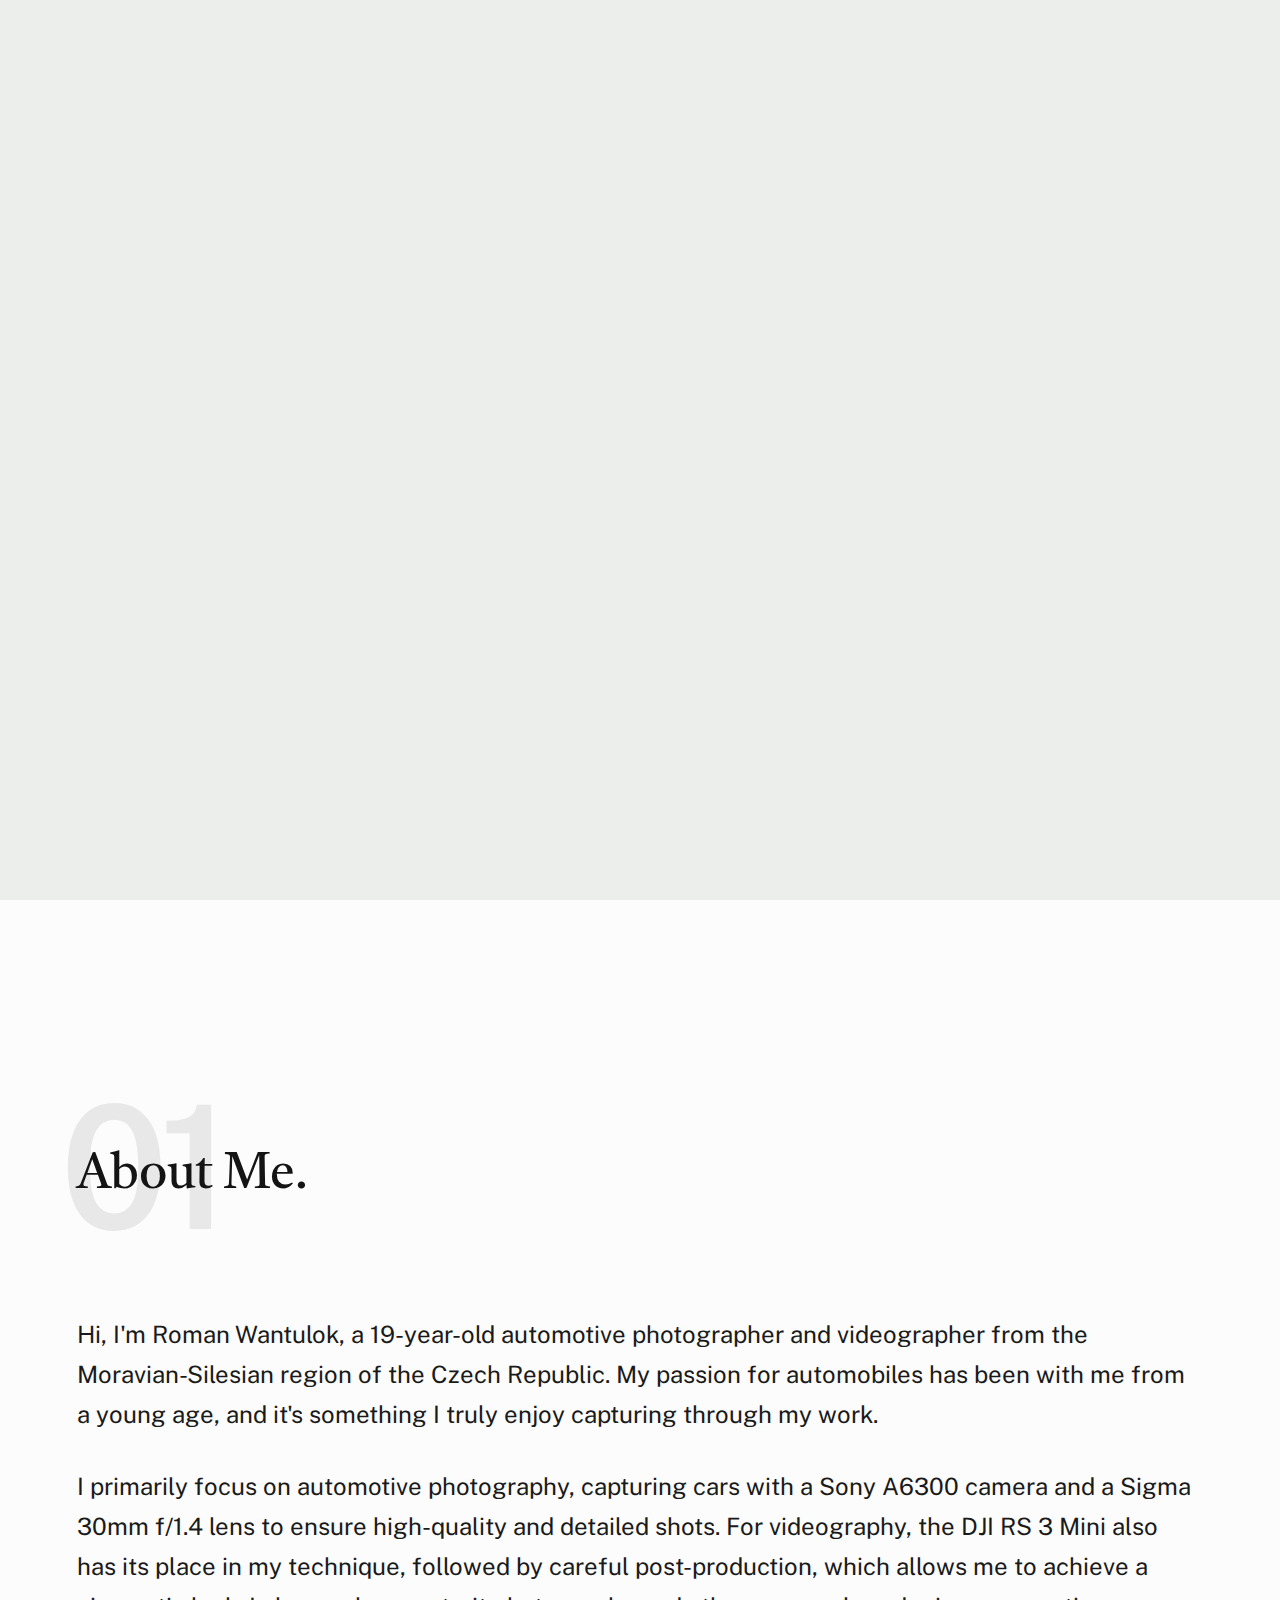
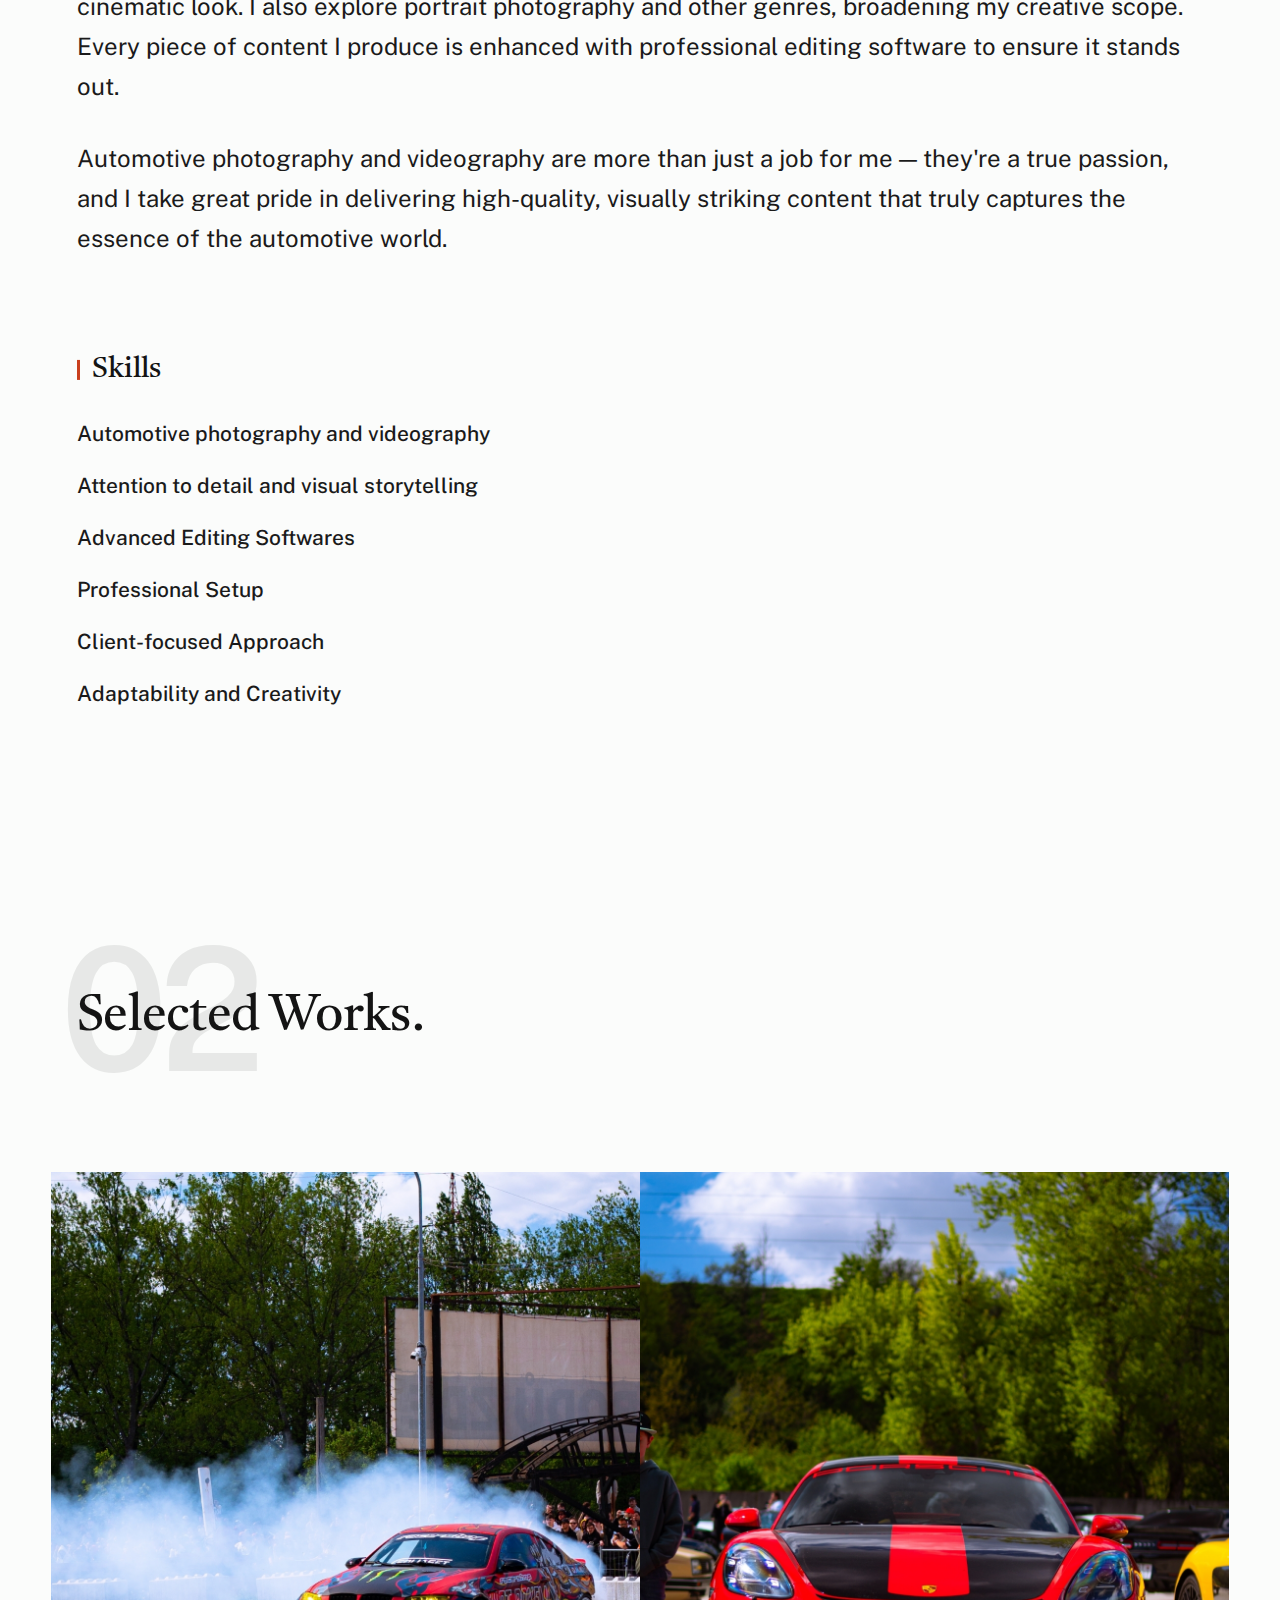
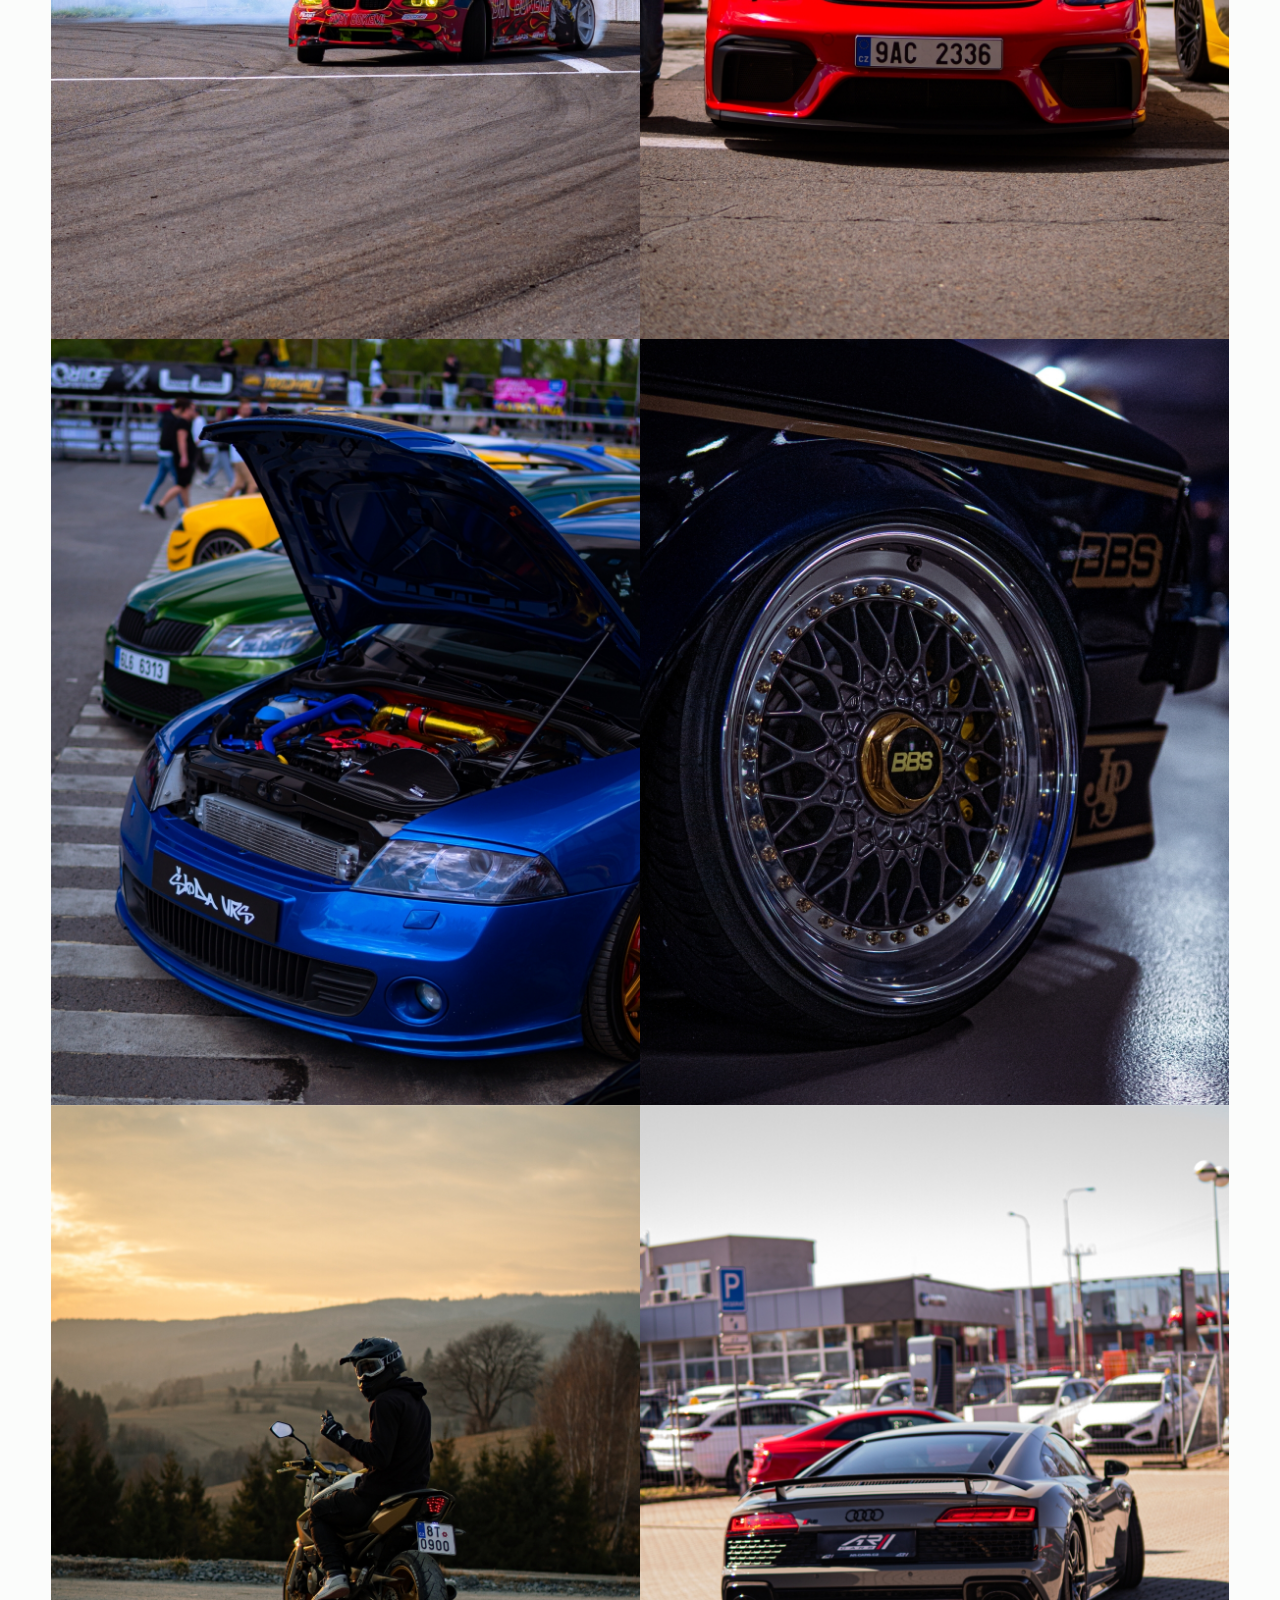
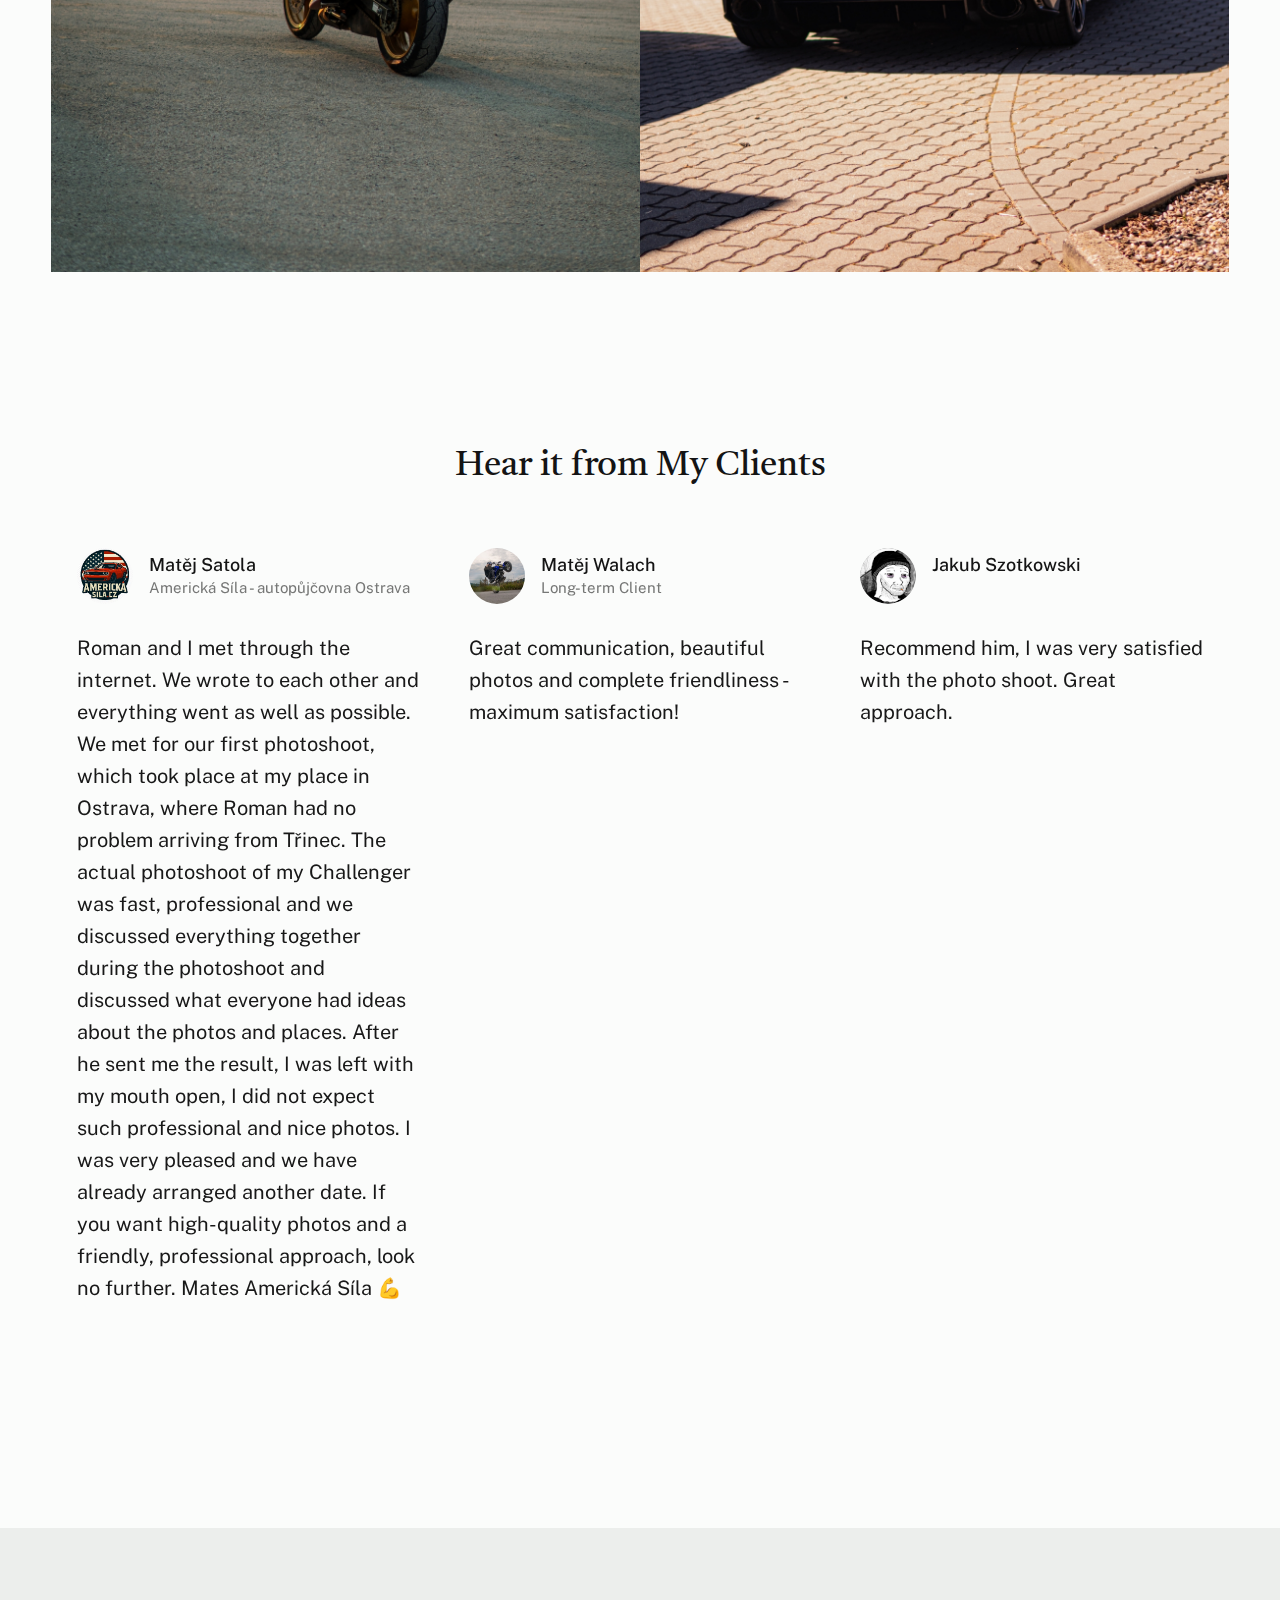
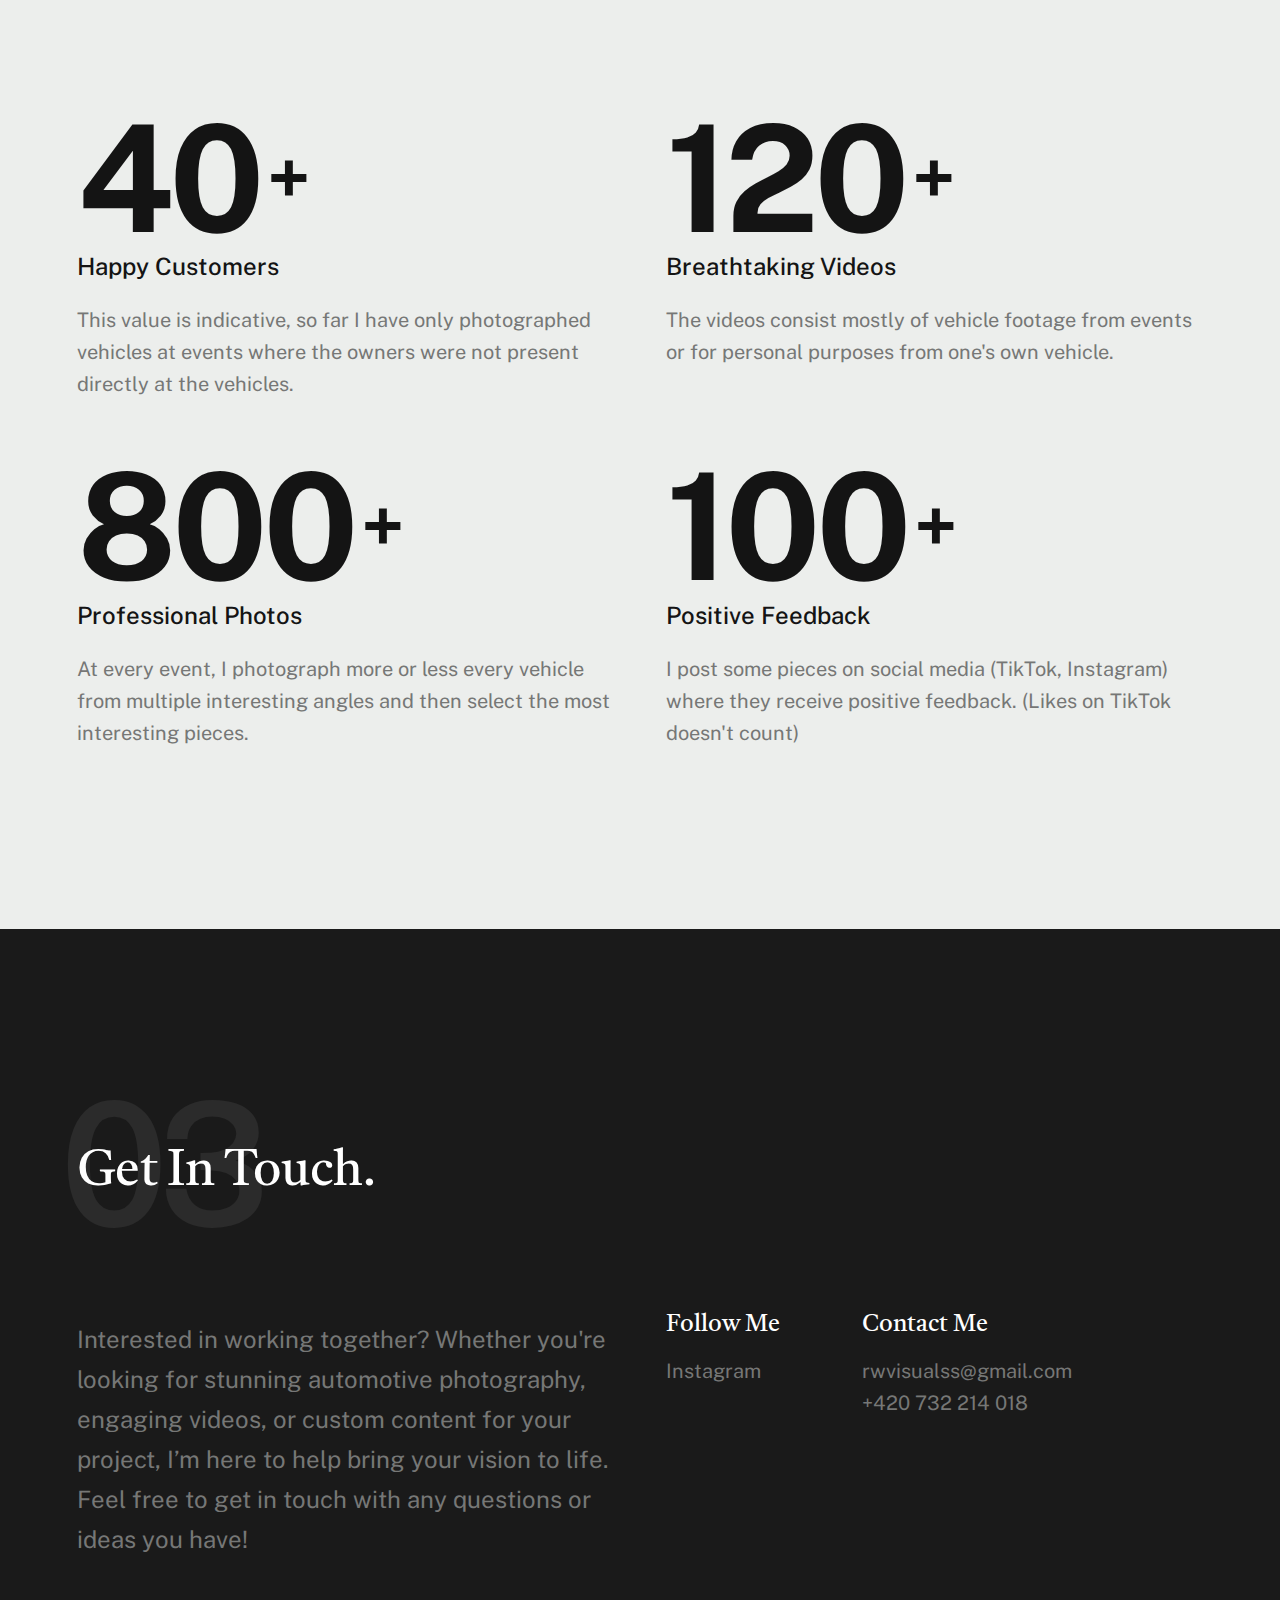
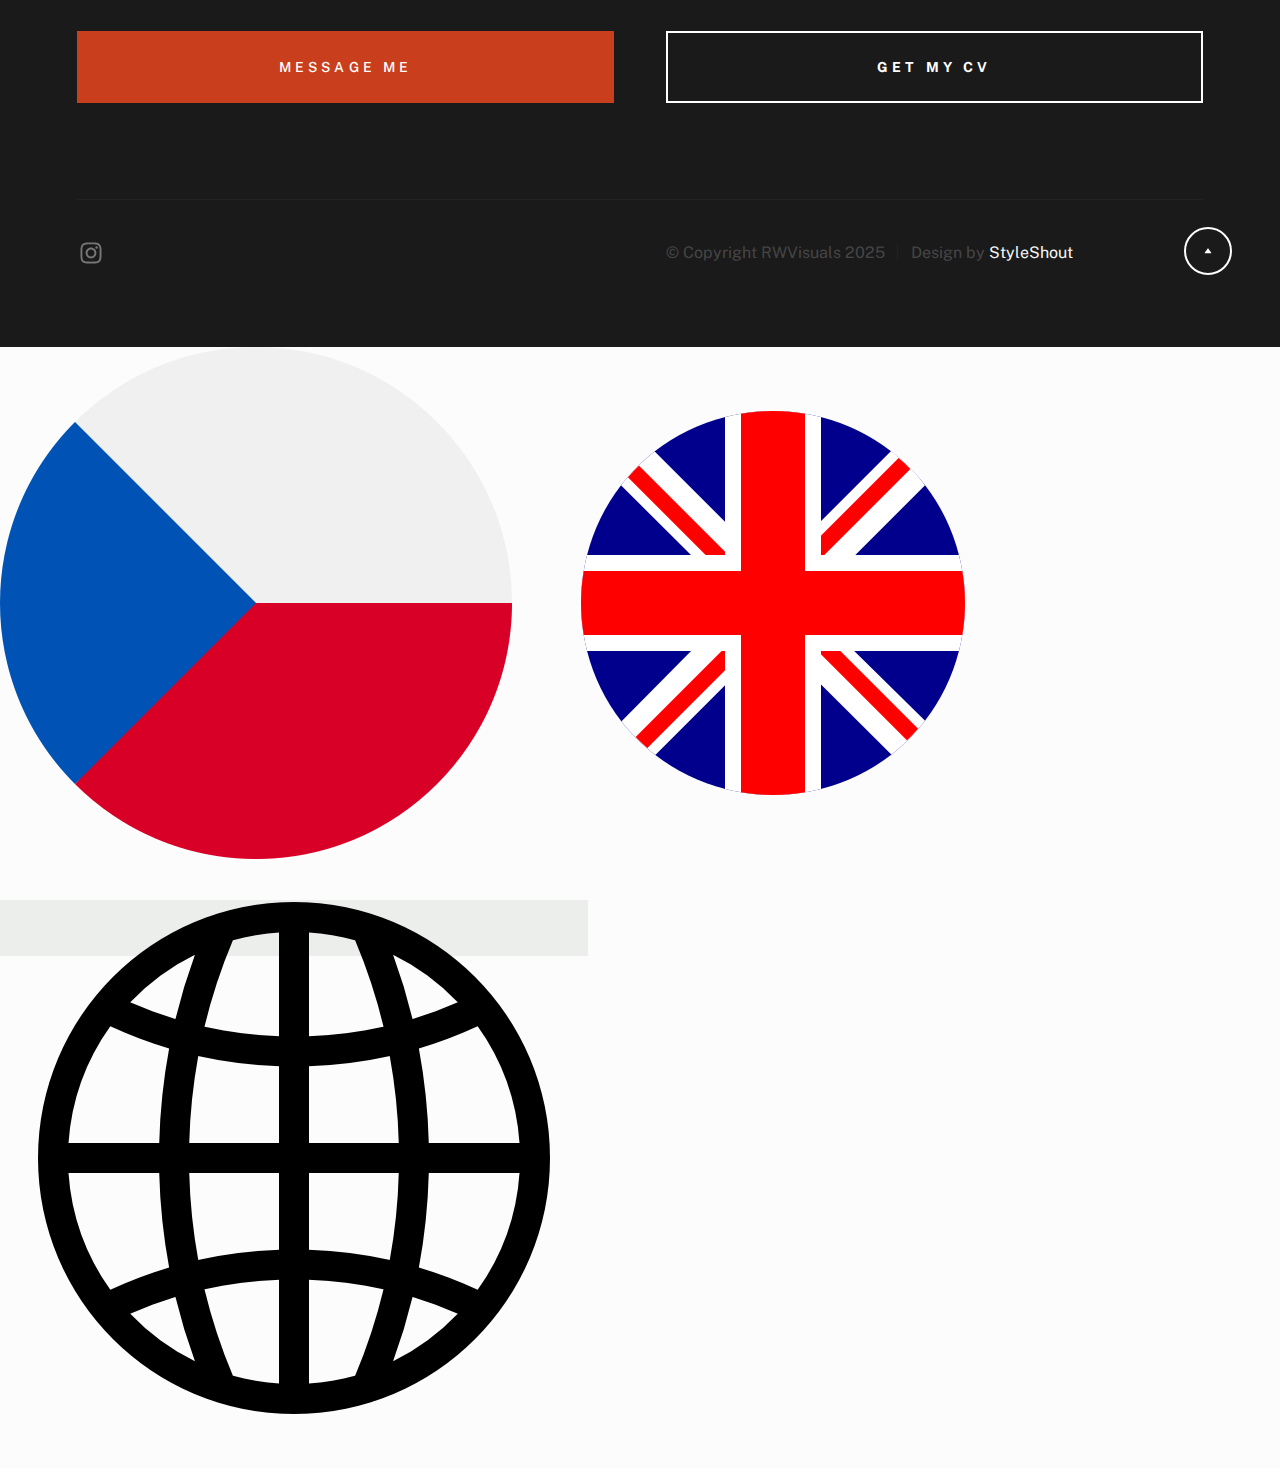
<file: index.html>
<!DOCTYPE html>
<html lang="en" class="no-js" >
<head>
    
    <!-- Google tag (gtag.js) -->
<script async src="https://www.googletagmanager.com/gtag/js?id=G-GWHF8WNNS8"></script>
<script>
  window.dataLayer = window.dataLayer || [];
  function gtag(){dataLayer.push(arguments);}
  gtag('js', new Date());

  gtag('config', 'G-GWHF8WNNS8');
</script>

    <!--- basic page needs
    ================================================== -->
    <meta charset="utf-8">
    <meta name="viewport" content="width=device-width, initial-scale=1">
    <title>RW Visuals</title>

    <script>
        document.documentElement.classList.remove('no-js');
        document.documentElement.classList.add('js');
        
    </script>

    <!-- CSS
    ================================================== -->
    <link rel="stylesheet" href="css/vendor.css">
    <link rel="stylesheet" href="css/styles.css">

    <!-- favicons
    ================================================== -->
    <link rel="apple-touch-icon" sizes="180x180" href="apple-touch-icon.png">
    <link rel="icon" type="image/png" sizes="32x32" href="favicon-32x32.png">
    <link rel="icon" type="image/png" sizes="16x16" href="favicon-16x16.png">
    <link rel="manifest" href="site.webmanifest">

    
</head>


<body id="top">

    
    <!-- preloader
    ================================================== -->
    <div id="preloader">
        <div id="loader" class="dots-fade">
            <div></div>
            <div></div>
            <div></div>
        </div>
    </div>
    


    <!-- page wrap
    ================================================== -->
    <div id="page" class="s-pagewrap">


        <!-- # site header 
        ================================================== -->
        <header class="s-header">
            <div class="row s-header__inner">

                <div class="s-header__block">
                    <div class="s-header__logo">
                        <a class="logo" href="index.html">
                            <img src="images/logo.svg" alt="Homepage">
                        </a>
                    </div>

                    <a class="s-header__menu-toggle" href="#0"><span>Menu</span></a>
                </div> <!-- end s-header__block -->

                <nav class="s-header__nav">    
                    <ul class="s-header__menu-links">
                        <li class="current"><a class="smoothscroll" href="#intro">Intro</a></li>
                        <li><a class="smoothscroll" href="#about">About</a></li>
                        <li><a class="smoothscroll" href="#works">Works</a></li>
                        <li><a class="smoothscroll" href="#footer">Contact</a></li>
                    </ul> <!-- s-header__menu-links -->    
                </nav> <!-- end s-header__nav -->

            </div> <!-- end s-header__inner -->
        </header> <!-- end s-header -->


        <!-- # intro
        ================================================== -->
        <section id="intro" class="s-intro target-section">

            <div class="row s-intro__content width-sixteen-col">
                <div class="column lg-12 s-intro__content-inner grid-block grid-16">
                    
                    <div class="s-intro__content-text">

                        <div class="s-intro__content-pretitle text-pretitle">Hello</div>
                        <h1 class="s-intro__content-title">
                        I´m Roman <br>
                        Automotive photo <br>
                        & video creator.
                        </h1>                            

                        <div class="s-intro__content-btns">
                            <a class="smoothscroll btn" href="#about">More About Me</a>
                            <a class="smoothscroll btn btn--stroke" href="#footer">Get In Touch</a>
                        </div> <!-- s-intro__content-btns -->   

                    </div> <!-- s-intro__content-text -->                     
                    
                </div> <!-- s-intro__content-inner -->  
            </div> <!-- s-intro__content -->

            <ul class="s-intro__social social-list">
                <li>
                    <a href="https://instagram.com/rwvisualss/" target="_blank" rel="noopener noreferrer">
                        <svg xmlns="http://www.w3.org/2000/svg" width="24" height="24" viewBox="0 0 24 24" style="fill:rgba(0, 0, 0, 1);transform:;-ms-filter:"><path d="M11.999,7.377c-2.554,0-4.623,2.07-4.623,4.623c0,2.554,2.069,4.624,4.623,4.624c2.552,0,4.623-2.07,4.623-4.624 C16.622,9.447,14.551,7.377,11.999,7.377L11.999,7.377z M11.999,15.004c-1.659,0-3.004-1.345-3.004-3.003 c0-1.659,1.345-3.003,3.004-3.003s3.002,1.344,3.002,3.003C15.001,13.659,13.658,15.004,11.999,15.004L11.999,15.004z"></path><circle cx="16.806" cy="7.207" r="1.078"></circle><path d="M20.533,6.111c-0.469-1.209-1.424-2.165-2.633-2.632c-0.699-0.263-1.438-0.404-2.186-0.42 c-0.963-0.042-1.268-0.054-3.71-0.054s-2.755,0-3.71,0.054C7.548,3.074,6.809,3.215,6.11,3.479C4.9,3.946,3.945,4.902,3.477,6.111 c-0.263,0.7-0.404,1.438-0.419,2.186c-0.043,0.962-0.056,1.267-0.056,3.71c0,2.442,0,2.753,0.056,3.71 c0.015,0.748,0.156,1.486,0.419,2.187c0.469,1.208,1.424,2.164,2.634,2.632c0.696,0.272,1.435,0.426,2.185,0.45 c0.963,0.042,1.268,0.055,3.71,0.055s2.755,0,3.71-0.055c0.747-0.015,1.486-0.157,2.186-0.419c1.209-0.469,2.164-1.424,2.633-2.633 c0.263-0.7,0.404-1.438,0.419-2.186c0.043-0.962,0.056-1.267,0.056-3.71s0-2.753-0.056-3.71C20.941,7.57,20.801,6.819,20.533,6.111z M19.315,15.643c-0.007,0.576-0.111,1.147-0.311,1.688c-0.305,0.787-0.926,1.409-1.712,1.711c-0.535,0.199-1.099,0.303-1.67,0.311 c-0.95,0.044-1.218,0.055-3.654,0.055c-2.438,0-2.687,0-3.655-0.055c-0.569-0.007-1.135-0.112-1.669-0.311 c-0.789-0.301-1.414-0.923-1.719-1.711c-0.196-0.534-0.302-1.099-0.311-1.669c-0.043-0.95-0.053-1.218-0.053-3.654 c0-2.437,0-2.686,0.053-3.655c0.007-0.576,0.111-1.146,0.311-1.687c0.305-0.789,0.93-1.41,1.719-1.712 c0.534-0.198,1.1-0.303,1.669-0.311c0.951-0.043,1.218-0.055,3.655-0.055c2.437,0,2.687,0,3.654,0.055 c0.571,0.007,1.135,0.112,1.67,0.311c0.786,0.303,1.407,0.925,1.712,1.712c0.196,0.534,0.302,1.099,0.311,1.669 c0.043,0.951,0.054,1.218,0.054,3.655c0,2.436,0,2.698-0.043,3.654H19.315z"></path></svg>
                        <span class="u-screen-reader-text">Instagram</span>
                    </a>
                </li>
            </ul> <!-- end s-intro__social -->

            <div class="s-intro__content-media">                               
                <img src="images/intro-bg.jpg" srcset="images/intro-bg.jpg 1x, images/intro-bg.jpg 2x" alt="">
            </div> <!-- s-intro__content-media -->                

            <div class="s-intro__btn-download">
                <a download class="btn btn--stroke" href="/cs/cv/English CV - Wantulok Roman.pdf">Get My CV</a>
            </div> <!-- end s-intro__btn-download -->
            
            <div class="s-intro__scroll-down">
                <a href="#about" class="smoothscroll">
                    <div class="scroll-icon">
                        <svg xmlns="http://www.w3.org/2000/svg" width="24" height="24" viewBox="0 0 24 24" style="fill: rgba(0, 0, 0, 1);transform: ;msFilter:;"><path d="M11.178 19.569a.998.998 0 0 0 1.644 0l9-13A.999.999 0 0 0 21 5H3a1.002 1.002 0 0 0-.822 1.569l9 13z"></path></svg>
                    </div>
                    <span class="scroll-text u-screen-reader-text">Scroll Down</span>
                </a>
            </div> <!-- s-intro__scroll-down -->

        </section> <!-- end s-intro -->


        <!-- # about
        ================================================== -->
        <section id="about" class="s-about target-section">

            <div class="row s-about__content">
                <div class="column xl-12">    
                    
                    <div class="section-header" data-num="01">
                        <h2 class="text-display-title">About Me.</h2>
                    </div> <!-- end section-header -->

                    <p class="attention-getter">
                        Hi, I'm Roman Wantulok, a 19-year-old automotive photographer and videographer from the Moravian-Silesian region of the Czech Republic. My passion for automobiles has been with me from a young age, and it's something I truly enjoy capturing through my work.
                    </p>

                    <p class="attention-getter">
                        I primarily focus on automotive photography, capturing cars with a Sony A6300 camera and a Sigma 30mm f/1.4 lens to ensure high-quality and detailed shots. For videography, the DJI RS 3 Mini also has its place in my technique, followed by careful post-production, which allows me to achieve a cinematic look. I also explore portrait photography and other genres, broadening my creative scope. Every piece of content I produce is enhanced with professional editing software to ensure it stands out.
                    </p>

                    <p class="attention-getter">
                        Automotive photography and videography are more than just a job for me — they're a true passion, and I take great pride in delivering high-quality, visually striking content that truly captures the essence of the automotive world.
                    </p>

                    <div class="grid-list-items s-about__blocks">

                        <div class="grid-list-items__item s-about__block">
                            <h4 class="s-about__block-title">Skills</h4>
                            <ul class="s-about__list">
                                <li>
                                    Automotive photography and videography
                                </li>
                                <li>
                                    Attention to detail and visual storytelling
                                </li>
                                <li>
                                    Advanced Editing Softwares
                                </li>
                                <li>
                                    Professional Setup
                                </li>
                                <li>
                                    Client-focused Approach
                                </li>
                                <li>
                                    Adaptability and Creativity
                                </li>
                            </ul>
                        </div> <!--end s-about__block -->

                    </div> <!-- grid-list-items -->

                </div> <!--end column -->
            </div> <!--end s-about__content -->
            
        </section> <!-- end s-about -->   



        <!-- # works
        ================================================== -->
        <section id="works" class="s-works target-section">

            <div class="row">
                <div class="column xl-12">
                    <div class="section-header" data-num="02">
                        <h2 class="text-display-title">Selected Works.</h2>
                    </div> <!-- end section-header -->
                </div>
            </div>

            <div class="row folio-entries">

                <div class="column entry">
                    <a href="images/folio/gallery/mclaren.jpg" class="entry__link glightbox" data-glightbox="title: McLaren 720S; description: .entry__desc-01">
                        <div class="entry__thumb">
                            <img src="images/folio/gallery/mclaren.jpg" srcset="images/folio/gallery/mclaren.jpg, images/folio/gallery/mclaren.jpg" alt="">
                        </div>
                        <div class="entry__info">
                            <h4 class="entry__title">DJ Lucky Boy - Kurama</h4>
                            <div class="entry__cat">Drift King of Ostrava - Libros</div>
                        </div>
                    </a>

                    <div class="glightbox-desc entry__desc-01">
                        <p>
                        <a href="https://instagram.com/rwvisualss/">Instagram</a>
                        </p>
                    </div>
                </div> <!-- entry -->

                <div class="column entry">
                    <a href="images/folio/gallery/porsche.jpg" class="entry__link glightbox" data-glightbox="title: Porsche 911 GT2S; description: .entry__desc-02">
                        <div class="entry__thumb">
                            <img src="images/folio/gallery/porsche.jpg" srcset="images/folio/gallery/porsche.jpg, images/folio/gallery/porsche.jpg" alt="">
                        </div>
                        <div class="entry__info">
                            <h4 class="entry__title">Porsche 718 Cayman GT4</h4>
                            <div class="entry__cat">Polygon Libros - Ostrava</div>
                        </div>
                    </a>

                    <div class="glightbox-desc entry__desc-02">
                        <p>
                        <a href="https://instagram.com/rwvisualss/">Instagram</a>
                        </p>
                    </div>
                </div> <!-- entry -->

                <div class="column entry">
                    <a href="images/folio/gallery/audi.jpg" class="entry__link glightbox" data-glightbox="title: Audi R8 V10; description: .entry__desc-03">
                        <div class="entry__thumb">
                            <img src="images/folio/gallery/audi.jpg" srcset="images/folio/gallery/audi.jpg, images/folio/gallery/audi.jpg" alt="">
                        </div>
                        <div class="entry__info">
                            <h4 class="entry__title">Octavia II vRS</h4>
                            <div class="entry__cat">Polygon Libros - Ostrava</div>
                        </div>
                    </a>

                    <div class="glightbox-desc entry__desc-03">
                        <p>
                        <a href="https://instagram.com/rwvisualss/">Instagram</a>
                        </p>
                    </div>
                </div> <!-- entry -->

                <div class="column entry">
                    <a href="images/folio/gallery/lambo.jpg" class="entry__link glightbox" data-glightbox="title: Lamborghini Huracán STO; description: .entry__desc-04">
                        <div class="entry__thumb">
                            <img src="images/folio/gallery/lambo.jpg" srcset="images/folio/gallery/lambo.jpg, images/folio/gallery/lambo.jpg" alt="">
                        </div>
                        <div class="entry__info">
                            <h4 class="entry__title">BBS</h4>
                            <div class="entry__cat">Snizeno / Lower United - Forum Nova Karolina Ostrava</div>
                        </div>
                    </a>

                    <div class="glightbox-desc entry__desc-04">
                        <p>
                        <a href="https://instagram.com/rwvisualss/">Instagram</a>
                        </p>
                    </div>
                </div> <!-- entry -->

                <div class="column entry">
                    <a href="images/folio/gallery/mates.jpg" class="entry__link glightbox" data-glightbox="title: Yamaha XJ6; description: .entry__desc-05">
                        <div class="entry__thumb">
                            <img src="images/folio/gallery/mates.jpg" srcset="images/folio/gallery/mates.jpg, images/folio/gallery/mates.jpg" alt="">
                        </div>
                        <div class="entry__info">
                            <h4 class="entry__title">Yamaha XJ6</h4>
                            <div class="entry__cat">Mosty u Jablunkova</div>
                        </div>
                    </a>

                    <div class="glightbox-desc entry__desc-05">
                        <p>
                        <a href="https://instagram.com/rwvisualss/">Instagram</a>
                        </p>
                    </div>
                </div> <!-- entry -->

                <div class="column entry">
                    <a href="images/folio/gallery/audiout.jpg" class="entry__link glightbox" data-glightbox="title: Audi R8 V10; description: .entry__desc-06">
                        <div class="entry__thumb">
                            <img src="images/folio/gallery/audiout.jpg" srcset="images/folio/gallery/audiout.jpg, images/folio/gallery/audiout.jpg" alt="">
                        </div>
                        <div class="entry__info">
                            <h4 class="entry__title">Tomáš Urválek</h4>
                            <div class="entry__cat">Motopark - Ostrava</div>
                        </div>
                    </a>

                    <div class="glightbox-desc entry__desc-06">
                        <p>
                        <a href="https://instagram.com/rwvisualss/">Instagram</a>
                        </p>
                    </div>
                </div> <!-- entry --> 

            </div> <!-- folio entries -->
        </section> <!-- end s-works -->

        <div class="row s-testimonials">
                <div class="column xl-12">

                    <h3 class="s-testimonials__header">Hear it from My Clients</h3>
    
                    <div class="swiper-container s-testimonials__slider">
    
                        <div class="swiper-wrapper">

                            <div class="s-testimonials__slide swiper-slide">
                                <div class="s-testimonials__author">
                                    <img src="images/avatars/americkasila.jpg" alt="Author image" class="s-testimonials__avatar">
                                    <cite class="s-testimonials__cite">
                                        <strong>Matěj Satola</strong>
                                        <span>Americká Síla - autopůjčovna Ostrava</span>
                                    </cite>
                                </div>
                                <p>
                                Roman and I met through the internet. We wrote to each other and everything went as well as possible.
                                We met for our first photoshoot, which took place at my place in Ostrava, where Roman had no problem arriving from Třinec.
                                The actual photoshoot of my Challenger was fast, professional and we discussed everything together during the photoshoot and discussed what everyone had ideas about the photos and places.
                                After he sent me the result, I was left with my mouth open, I did not expect such professional and nice photos.
                                I was very pleased and we have already arranged another date. If you want high-quality photos and a friendly, professional approach, look no further. 
                                
                                Mates Americká Síla 💪
                                </p>
                            </div> <!-- end s-testimonials__slide -->
            
                            <div class="s-testimonials__slide swiper-slide">
                                <div class="s-testimonials__author">
                                    <img src="images/avatars/matejwalach.jpg" alt="Author image" class="s-testimonials__avatar">
                                    <cite class="s-testimonials__cite">
                                        <strong>Matěj Walach</strong>
                                        <span>Long-term Client</span>
                                    </cite>
                                </div>
                                <p>
                                Great communication, beautiful photos and complete friendliness - maximum satisfaction!
                                </p>
                            </div> <!-- end s-testimonials__slide -->
            
                            <div class="s-testimonials__slide swiper-slide">
                                <div class="s-testimonials__author">
                                    <img src="images/avatars/jakubszotkowski.jpg" alt="Author image" class="s-testimonials__avatar">
                                    <cite class="s-testimonials__cite">
                                        <strong>Jakub Szotkowski</strong>
                                        <span></span>
                                    </cite>
                                </div>
                                <p>
                                Recommend him, I was very satisfied with the photo shoot. Great approach.
                                </p>
                            </div> <!-- end s-testimonials__slide -->
        
                        </div> <!-- end swiper-wrapper -->
    
                        <div class="swiper-pagination"></div>
    
                    </div> <!-- end swiper-container -->
    
                </div> <!-- end column -->

            </div> <!-- end s-testimonials -->

        <!-- # numbers
        ================================================== -->
        <section id="numbers" class="s-numbers">

            <div class="row counter-items">

                <div class="column counter-items__item">
                    <div class="num">
                        40
                        <span>+</span>
                    </div>
                    <h5>Happy Customers</h5>
                    <p>
                    This value is indicative, so far I have only photographed vehicles
                    at events where the owners were not present directly at the vehicles.
                    </p>
                </div> <!-- end counter-items__item -->

                <div class="column counter-items__item">
                    <div class="num">
                        120
                        <span>+</span>
                    </div>
                    <h5>Breathtaking Videos</h5>
                    <p>
                    The videos consist mostly of vehicle footage from events 
                    or for personal purposes from one's own vehicle.
                    </p>
                </div> <!-- end counter-items__item -->

                <div class="column counter-items__item">
                    <div class="num">
                        800
                        <span>+</span>
                    </div>
                    <h5>Professional Photos</h5>
                    <p>
                    At every event, I photograph more or less every vehicle 
                    from multiple interesting angles and then select the most interesting pieces.
                    </p>
                </div> <!-- end counter-items__item -->

                <div class="column counter-items__item">
                    <div class="num">
                        100
                        <span>+</span>
                    </div>
                    <h5>Positive Feedback</h5>
                    <p>
                    I post some pieces on social media (TikTok, Instagram) 
                    where they receive positive feedback. (Likes on TikTok doesn't count)
                    </p>
                </div> <!-- end counter-items__item -->

            </div>  <!-- end counter-items -->

        </section> <!-- end s-numbers -->


        <!-- # footer 
        ================================================== -->
        <footer id="footer" class="s-footer target-section">

            <div class="row">
                <div class="column lg-12">
                    <div class="section-header light-on-dark" data-num="03">
                        <h2 class="text-display-title">Get In Touch.</h2>
                    </div> <!-- end section-header -->
                </div>
            </div>

            <div class="row s-footer__content">

                <div class="column xl-6 md-12 s-footer__block s-footer__about">                    
                    <p class="attention-getter">
                        Interested in working together? Whether you're looking for stunning automotive photography, engaging videos, 
                        or custom content for your project, I’m here to help bring your vision to life. 
                        Feel free to get in touch with any questions or ideas you have!
                    </p>               
                </div> <!-- end section-footer__about -->

                <div class="column xl-6 md-12 s-footer__block s-footer__site-links">
                    <div class="row">
                        <div class="column xl-4 lg-5 md-6 tab-12">
                            <h5>Follow Me</h5>
                            <ul class="link-list">
                                <li><a href="https://instagram.com/rwvisualss/">Instagram</a></li>
                            </ul>
                        </div>
                        <div class="column xl-6 md-6 tab-12">
                            <h5>Contact Me</h5>
                            <ul class="link-list">
                                <li><a href="mailto:rwvisualss@gmail.com">rwvisualss@gmail.com</a></li>
                                <li><a href="tel:+420 732 214 018">+420 732 214 018</a></li>
                            </ul> 
                        </div>
                    </div>                    
                </div> <!-- end section-footer__site-links -->

            </div> <!-- end section-footer__content -->


            <div class="row s-footer__buttons">
               
                <div class="column xl-6 tab-12">
                    <a href="mailto:rwvisualss@gmail.com" class="btn btn--primary btn--large u-fullwidth">Message Me</a>
                </div>
          
                <div class="column xl-6 tab-12">                    
                    <a href="/cs/cv/English CV - Wantulok Roman.pdf" download class="btn btn--stroke btn--large u-fullwidth">Get My CV</a>
                </div>
            
            </div> <!-- end section-footer__buttons -->              
            
            <div class="row s-footer__bottom">
                
                <div class="column xl-6 lg-12">
                    <ul class="s-footer__social social-list">
                        <li>
                            <a href="https://instagram.com/rwvisualss/">
                                <svg xmlns="http://www.w3.org/2000/svg" width="24" height="24" viewBox="0 0 24 24" style="fill:rgba(0, 0, 0, 1);transform:;-ms-filter:"><path d="M11.999,7.377c-2.554,0-4.623,2.07-4.623,4.623c0,2.554,2.069,4.624,4.623,4.624c2.552,0,4.623-2.07,4.623-4.624 C16.622,9.447,14.551,7.377,11.999,7.377L11.999,7.377z M11.999,15.004c-1.659,0-3.004-1.345-3.004-3.003 c0-1.659,1.345-3.003,3.004-3.003s3.002,1.344,3.002,3.003C15.001,13.659,13.658,15.004,11.999,15.004L11.999,15.004z"></path><circle cx="16.806" cy="7.207" r="1.078"></circle><path d="M20.533,6.111c-0.469-1.209-1.424-2.165-2.633-2.632c-0.699-0.263-1.438-0.404-2.186-0.42 c-0.963-0.042-1.268-0.054-3.71-0.054s-2.755,0-3.71,0.054C7.548,3.074,6.809,3.215,6.11,3.479C4.9,3.946,3.945,4.902,3.477,6.111 c-0.263,0.7-0.404,1.438-0.419,2.186c-0.043,0.962-0.056,1.267-0.056,3.71c0,2.442,0,2.753,0.056,3.71 c0.015,0.748,0.156,1.486,0.419,2.187c0.469,1.208,1.424,2.164,2.634,2.632c0.696,0.272,1.435,0.426,2.185,0.45 c0.963,0.042,1.268,0.055,3.71,0.055s2.755,0,3.71-0.055c0.747-0.015,1.486-0.157,2.186-0.419c1.209-0.469,2.164-1.424,2.633-2.633 c0.263-0.7,0.404-1.438,0.419-2.186c0.043-0.962,0.056-1.267,0.056-3.71s0-2.753-0.056-3.71C20.941,7.57,20.801,6.819,20.533,6.111z M19.315,15.643c-0.007,0.576-0.111,1.147-0.311,1.688c-0.305,0.787-0.926,1.409-1.712,1.711c-0.535,0.199-1.099,0.303-1.67,0.311 c-0.95,0.044-1.218,0.055-3.654,0.055c-2.438,0-2.687,0-3.655-0.055c-0.569-0.007-1.135-0.112-1.669-0.311 c-0.789-0.301-1.414-0.923-1.719-1.711c-0.196-0.534-0.302-1.099-0.311-1.669c-0.043-0.95-0.053-1.218-0.053-3.654 c0-2.437,0-2.686,0.053-3.655c0.007-0.576,0.111-1.146,0.311-1.687c0.305-0.789,0.93-1.41,1.719-1.712 c0.534-0.198,1.1-0.303,1.669-0.311c0.951-0.043,1.218-0.055,3.655-0.055c2.437,0,2.687,0,3.654,0.055 c0.571,0.007,1.135,0.112,1.67,0.311c0.786,0.303,1.407,0.925,1.712,1.712c0.196,0.534,0.302,1.099,0.311,1.669 c0.043,0.951,0.054,1.218,0.054,3.655c0,2.436,0,2.698-0.043,3.654H19.315z"></path></svg>
                                <span class="u-screen-reader-text">Instagram</span>
                            </a>
                        </li>
                    </ul> 
                </div> <!-- end section-footer__social -->

                <div class="column xl-6 lg-12">
                    <p class="ss-copyright">
                        <span>© Copyright RWVisuals 2025</span> 
                        <span>Design by <a href="https://styleshout.com/">StyleShout</a></span>
                    </p>
                </div>

            </div> <!-- end section-footer__bottom -->          

            <div class="ss-go-top">
                <a class="smoothscroll" title="Back to Top" href="#top">                 
                    <svg xmlns="http://www.w3.org/2000/svg" width="24" height="24" viewBox="0 0 24 24" style="fill: rgba(0, 0, 0, 1);transform: ;msFilter:;"><path d="M5.536 21.886a1.004 1.004 0 0 0 1.033-.064l13-9a1 1 0 0 0 0-1.644l-13-9A1 1 0 0 0 5 3v18a1 1 0 0 0 .536.886z"></path></svg>
                </a>                                
                <span>Back To Top</span>   
            </div> <!-- end ss-go-top -->
            
        </footer> <!-- end s-footer -->

    </div> <!-- end page-wrap -->


    <!-- Java Script
    ================================================== -->
    <script src="js/plugins.js"></script>
    <script src="js/main.js"></script>

    <!-- Modul pro změnu jazyka -->
<div id="language-switcher">
    <!-- Rozevírací nabídka s vlajkami (skrytá ve výchozím stavu) -->
    <div id="lang-options">
      <!-- Česká vlajka: přesměruje na /cs/ -->
      <a href="/cs/" title="Čeština">
        <img src="images/flags/cz.png" alt="CZ">
      </a>
      <!-- Anglická vlajka: přesměruje na https://rwvisuals.eu/ -->
      <a href="https://rwvisuals.eu/" title="English">
        <img src="images/flags/gb.png" alt="EN">
      </a>
    </div>
  
    <!-- Tlačítko pro otevření nabídky -->
    <button id="lang-toggle" aria-label="Změna jazyka">
      <img src="images/flags/globe.png" alt="Language">
    </button>
  </div>

    <script src='https://storage.ko-fi.com/cdn/scripts/overlay-widget.js'></script>
<script>
  kofiWidgetOverlay.draw('rwvisuals', {
    'type': 'floating-chat',
    'floating-chat.donateButton.text': 'Support me',
    'floating-chat.donateButton.background-color': '#ffffff',
    'floating-chat.donateButton.text-color': '#323842'
  });
</script>
    <style>
    .floatingchat-container-wrap { left: unset; right: 20px; width: 50%; }
    .floatingchat-container-wrap-mobi { left: unset; right: 20px; width: 50%;}
    .floating-chat-kofi-popup-iframe { left: unset; right: 20px; }
    .floating-chat-kofi-popup-iframe-mobi { left: unset; right: 20px; }
    .floating-chat-kofi-popup-iframe-closer-mobi { left: unset; right: 20px; }
</style>

</body>
</html>
</file>
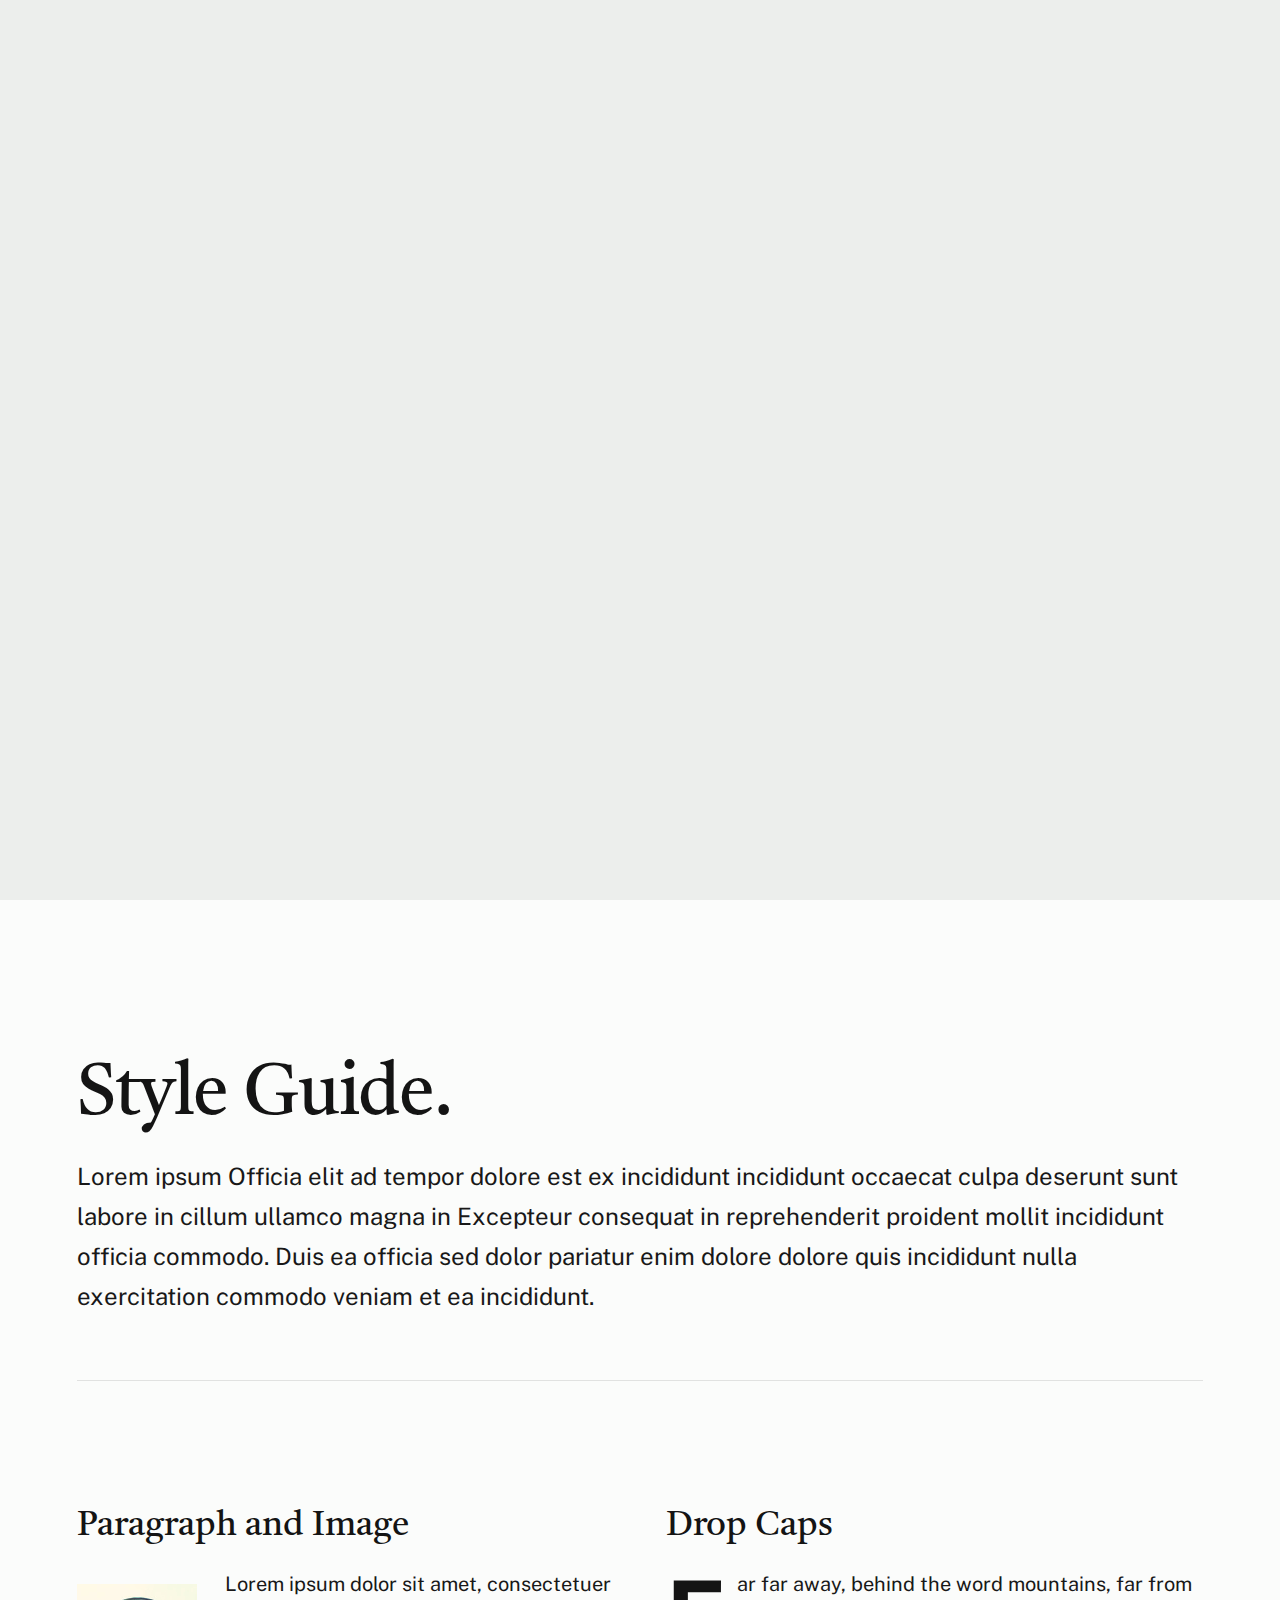
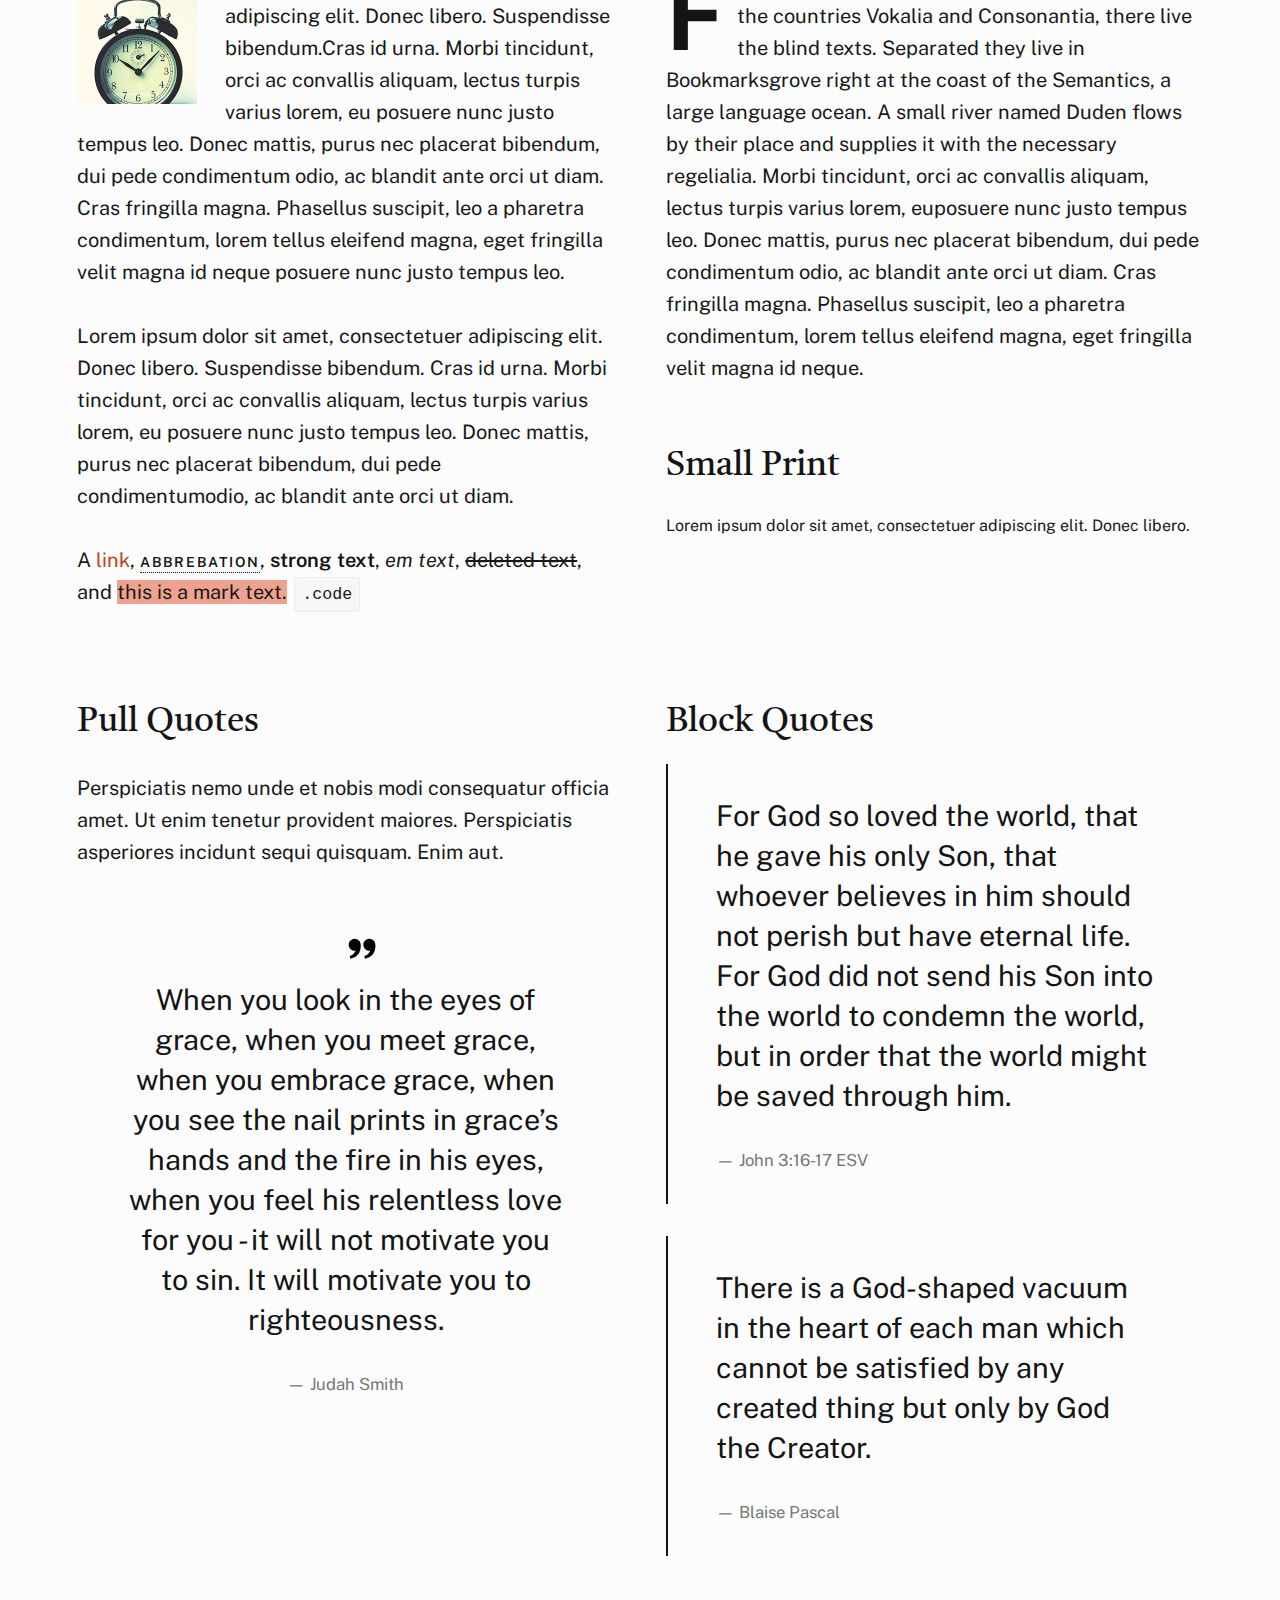
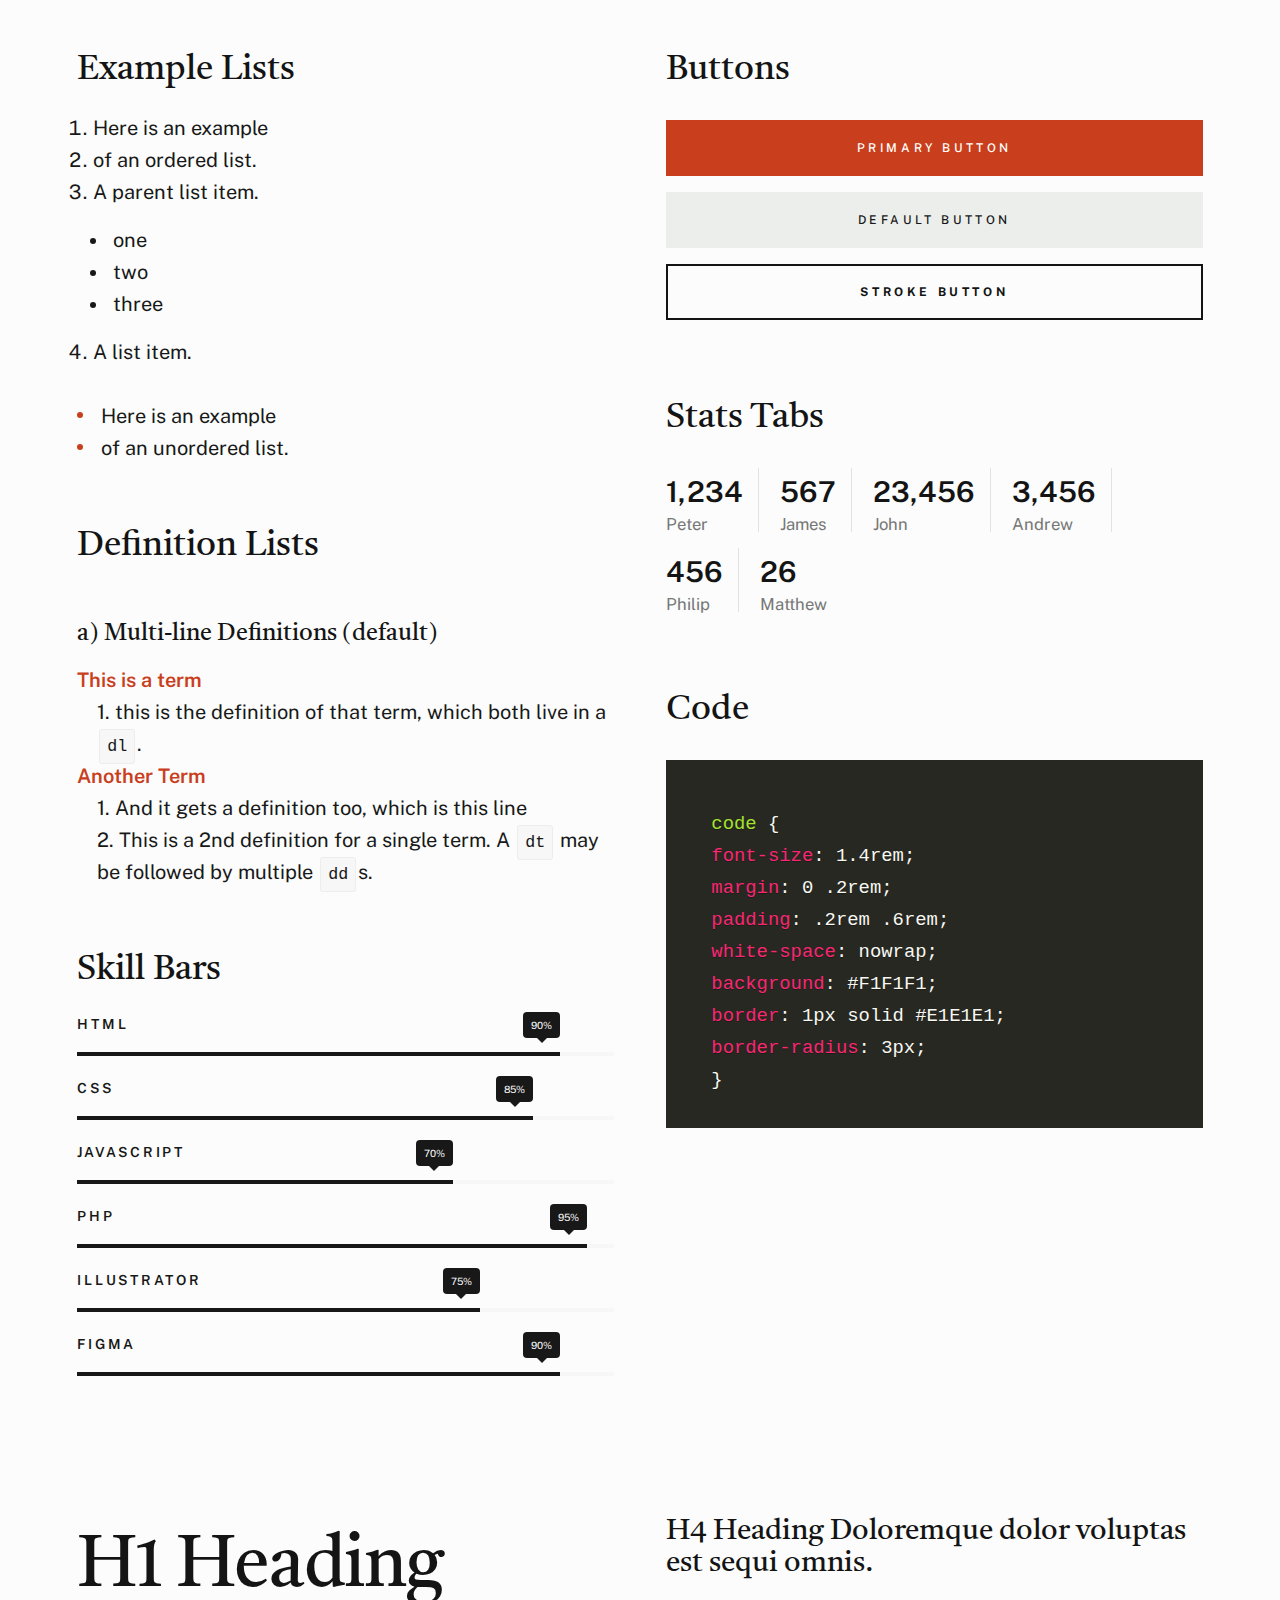
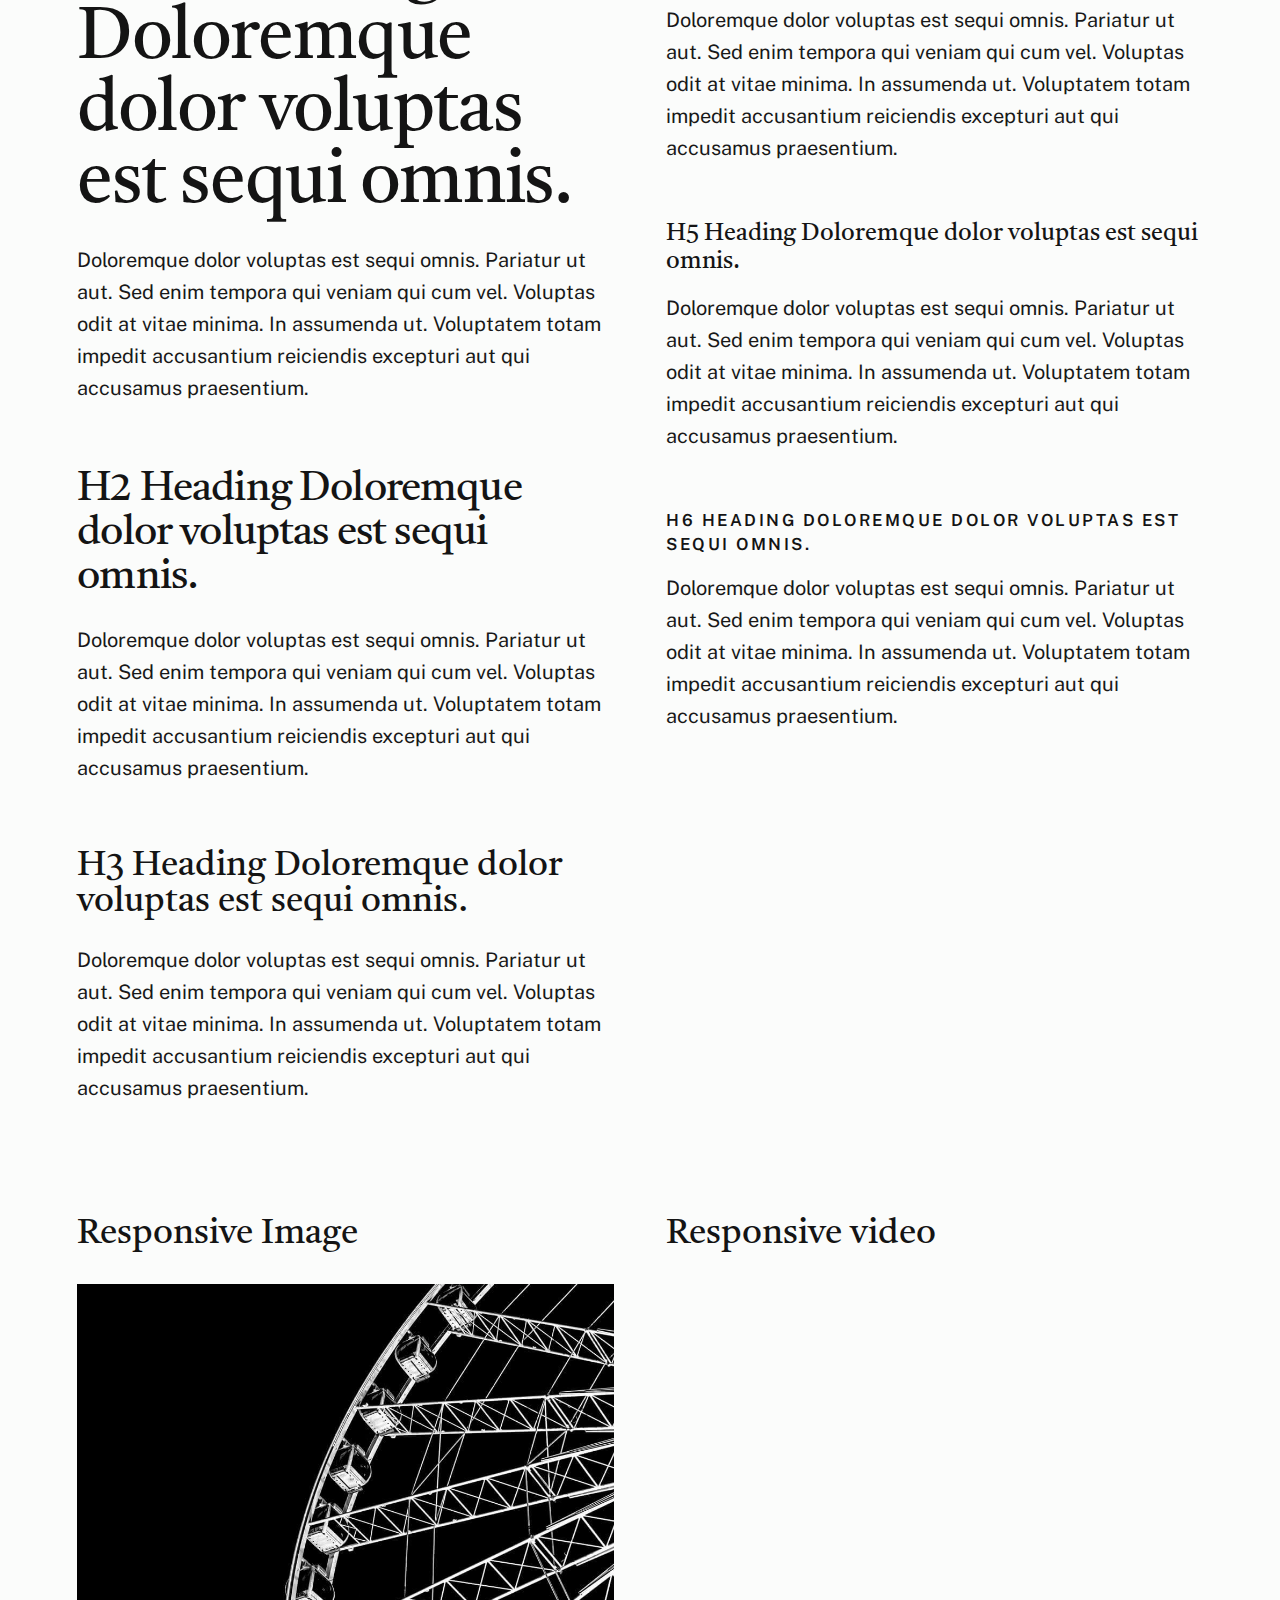
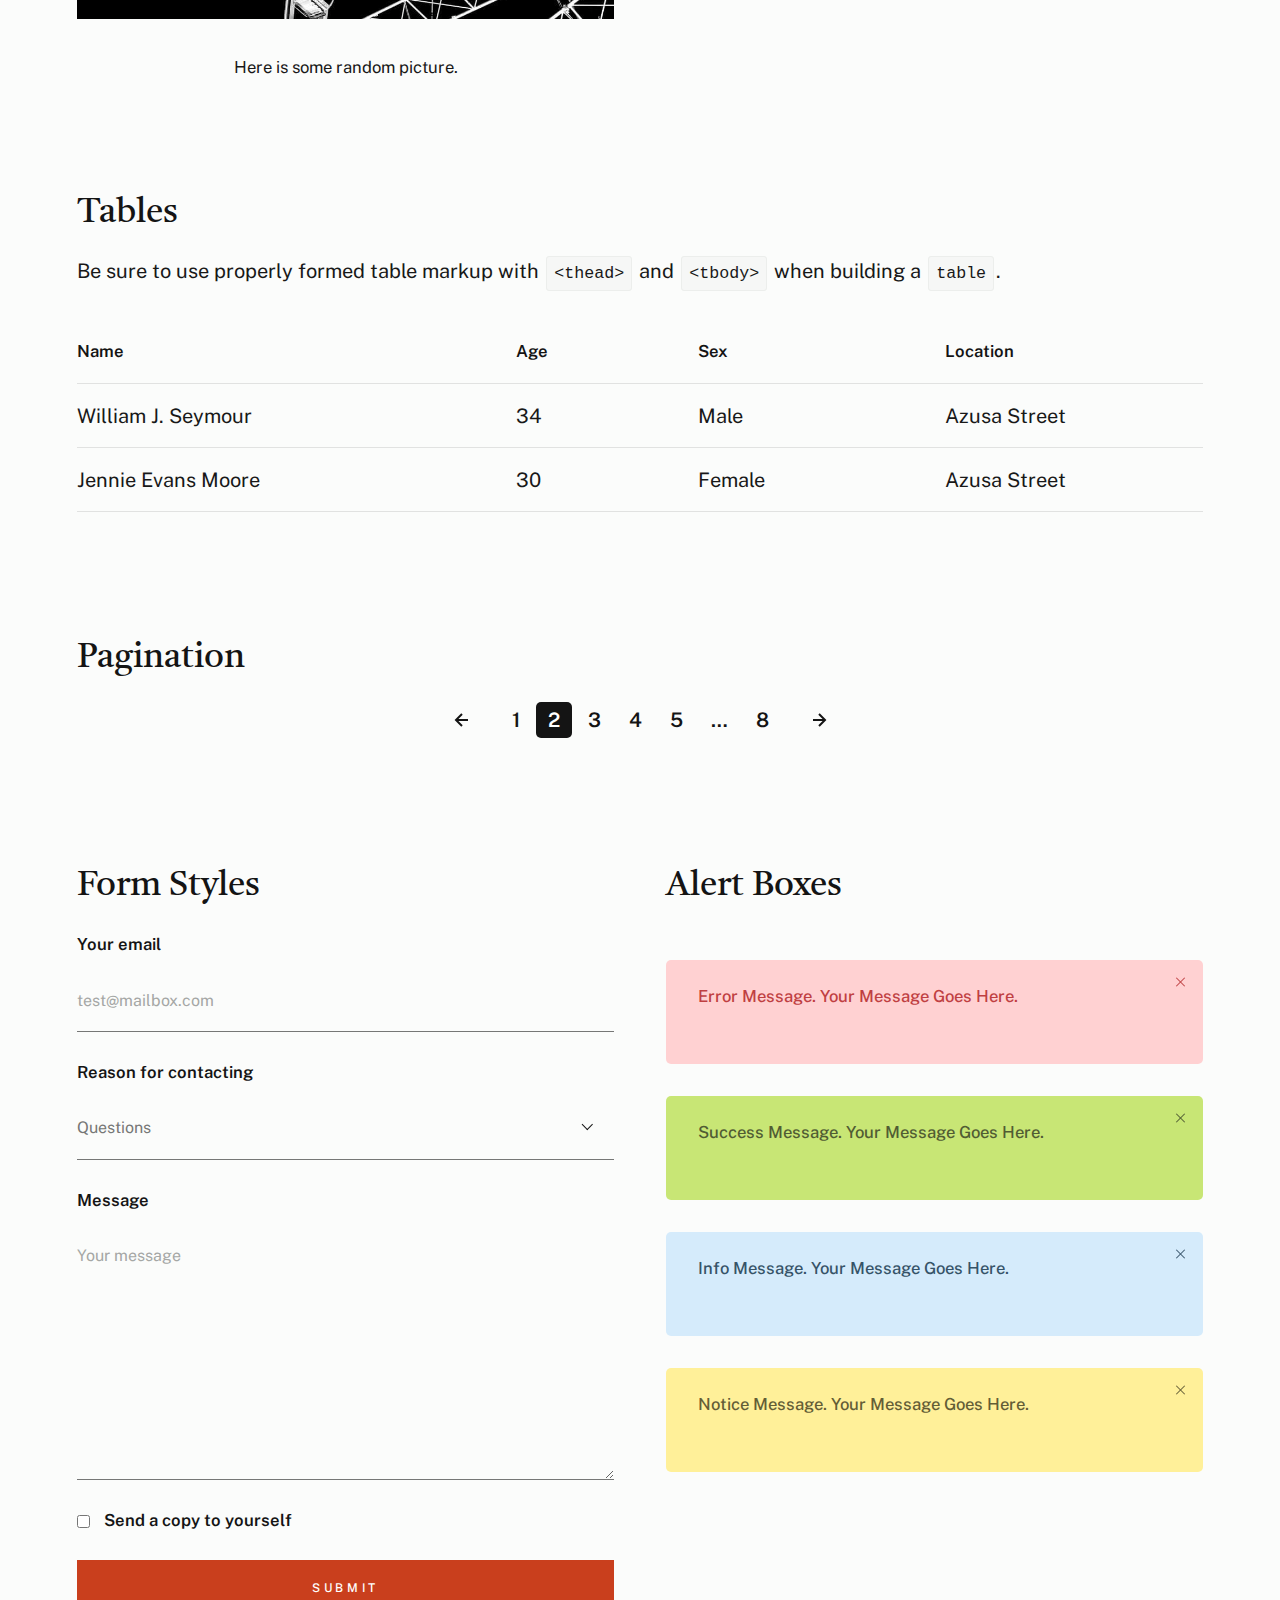
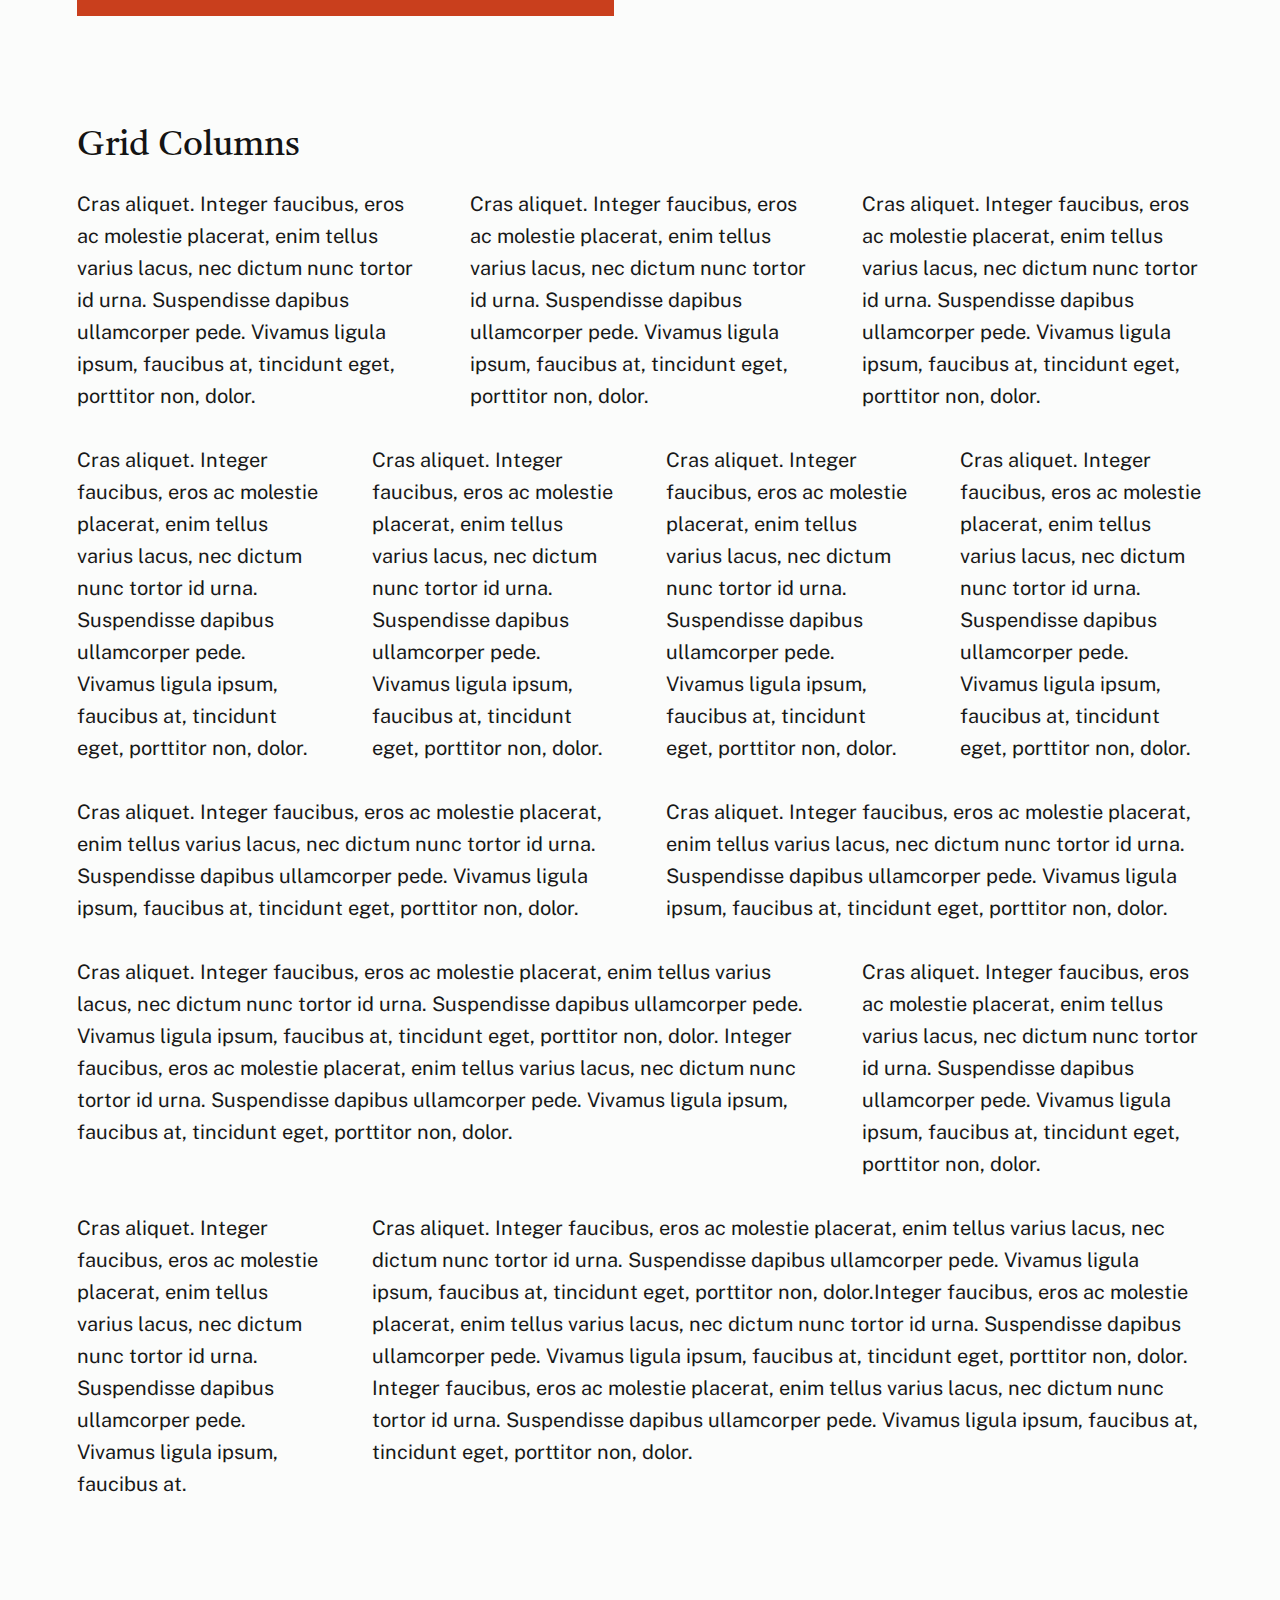
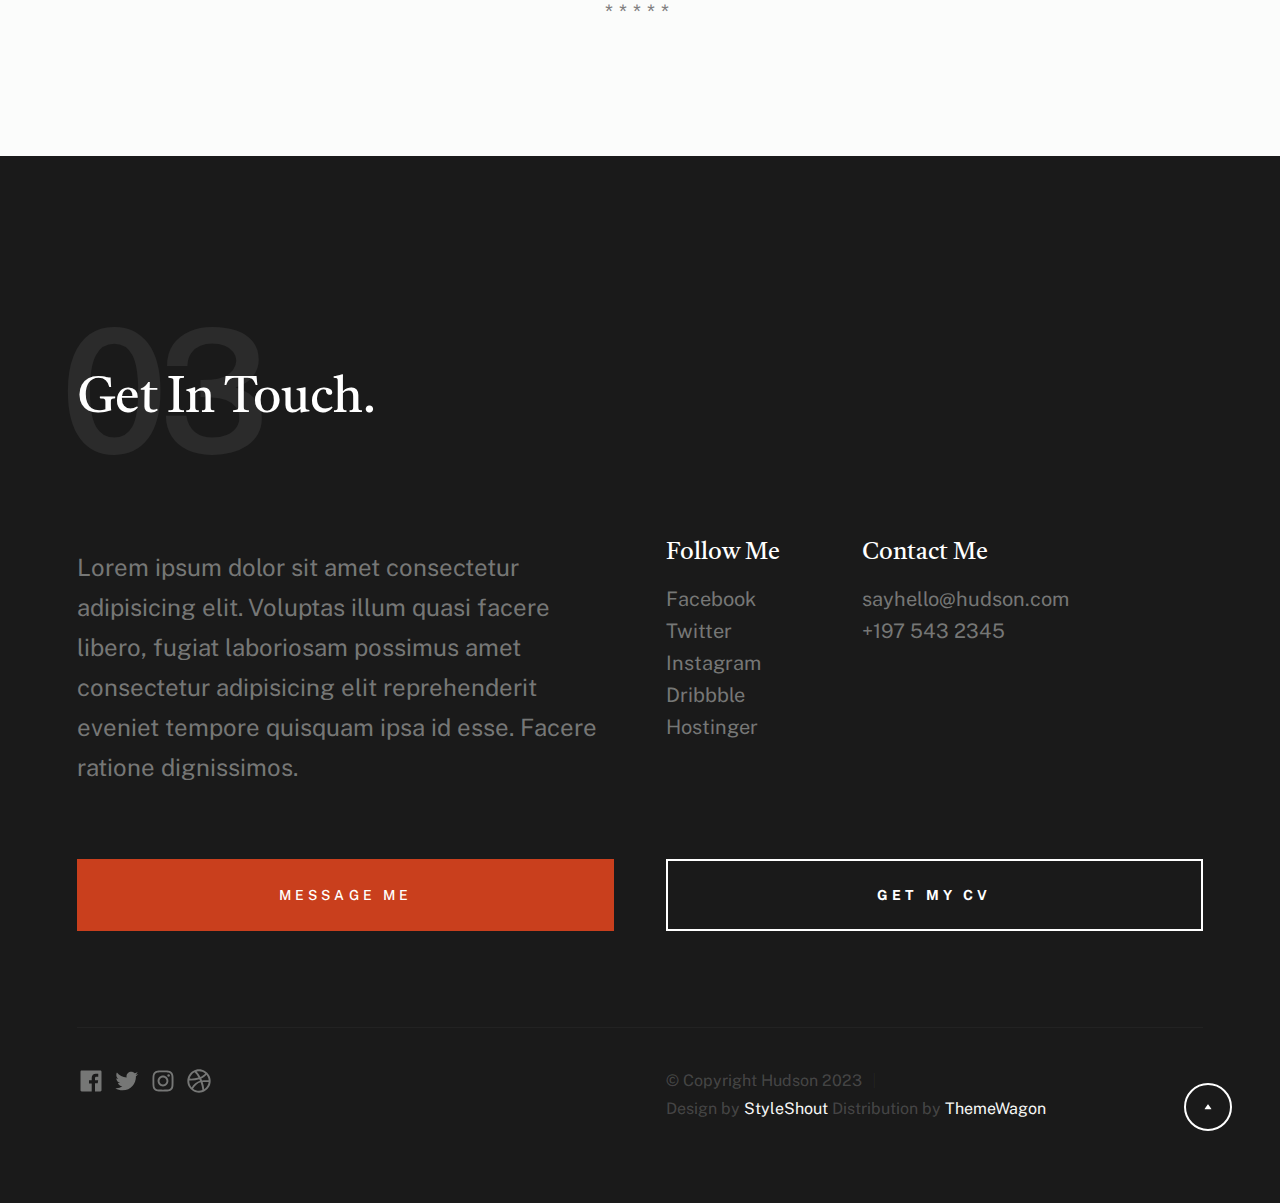
<file: styles.html>
<!DOCTYPE html>
<html lang="en" class="no-js" >
<head>

    <!--- basic page needs
    ================================================== -->
    <meta charset="utf-8">
    <meta name="viewport" content="width=device-width, initial-scale=1">
    <title>Styles - Hudson</title>

    <script>
        document.documentElement.classList.remove('no-js');
        document.documentElement.classList.add('js');
    </script>

    <!-- CSS
    ================================================== -->
    <link rel="stylesheet" href="css/vendor.css">
    <link rel="stylesheet" href="css/styles.css">

    <style type="text/css" media="screen">
        .s-styles {
            padding-top: var(--vspace-5);
            padding-bottom: var(--vspace-2);
            position: relative;
        }
        .s-styles .intro h1 {
            margin-top: 0;
        }
    </style>

    <!-- favicons
    ================================================== -->
    <link rel="apple-touch-icon" sizes="180x180" href="apple-touch-icon.png">
    <link rel="icon" type="image/png" sizes="32x32" href="favicon-32x32.png">
    <link rel="icon" type="image/png" sizes="16x16" href="favicon-16x16.png">
    <link rel="manifest" href="site.webmanifest">

</head>


<body id="top">

    
    <!-- preloader
    ================================================== -->
    <div id="preloader">
        <div id="loader" class="dots-fade">
            <div></div>
            <div></div>
            <div></div>
        </div>
    </div>


    <!-- page wrap
    ================================================== -->
    <div id="page" class="s-pagewrap">


        <!-- # site header 
        ================================================== -->
        <header class="s-header">
            <div class="row s-header__inner">

                <div class="s-header__block">
                    <div class="s-header__logo">
                        <a class="logo" href="index.html">
                            <img src="images/logo.svg" alt="Homepage">
                        </a>
                    </div>

                    <a class="s-header__menu-toggle" href="#0"><span>Menu</span></a>
                </div> <!-- end s-header__block -->

                <nav class="s-header__nav">    
                    <ul class="s-header__menu-links">
                        <li class="current"><a href="index.html">Intro</a></li>
                        <li><a href="index.html">About</a></li>
                        <li><a href="index.html">Works</a></li>
                        <li><a href="index.html">Contact</a></li>
                    </ul> <!-- s-header__menu-links -->    
                </nav> <!-- end s-header__nav -->

            </div> <!-- end s-header__inner -->
        </header> <!-- end s-header -->


        <!-- # intro
        ================================================== -->
        <section id="intro" class="s-intro">

            <div class="row s-intro__content width-sixteen-col">
                <div class="column lg-12 s-intro__content-inner grid-block grid-16">
                    
                    <div class="s-intro__content-text">

                        <div class="s-intro__content-pretitle text-pretitle">Hello</div>
                        <h1 class="s-intro__content-title">
                        I'm Jonathan Doe <br>
                        a product designer <br>
                        base in Somewhere.
                        </h1>                            

                        <div class="s-intro__content-btns">
                            <a class="btn" href="index.html#about">More About Me</a>
                            <a class="btn btn--stroke" href="index.html#footer">Get In Touch</a>
                        </div> <!-- s-intro__content-btns -->   

                    </div> <!-- s-intro__content-text -->                     
                    
                </div> <!-- s-intro__content-inner -->  
            </div> <!-- s-intro__content -->

            <ul class="s-intro__social social-list">
                <li>
                    <a href="#0">
                        <svg xmlns="http://www.w3.org/2000/svg" width="24" height="24" viewBox="0 0 24 24" style="fill:rgba(0, 0, 0, 1);transform:;-ms-filter:"><path d="M20,3H4C3.447,3,3,3.448,3,4v16c0,0.552,0.447,1,1,1h8.615v-6.96h-2.338v-2.725h2.338v-2c0-2.325,1.42-3.592,3.5-3.592 c0.699-0.002,1.399,0.034,2.095,0.107v2.42h-1.435c-1.128,0-1.348,0.538-1.348,1.325v1.735h2.697l-0.35,2.725h-2.348V21H20 c0.553,0,1-0.448,1-1V4C21,3.448,20.553,3,20,3z"></path></svg>
                        <span class="u-screen-reader-text">Facebook</span>
                    </a>
                </li>
                <li>
                    <a href="#0">
                        <svg xmlns="http://www.w3.org/2000/svg" width="24" height="24" viewBox="0 0 24 24" style="fill:rgba(0, 0, 0, 1);transform:;-ms-filter:"><path d="M19.633,7.997c0.013,0.175,0.013,0.349,0.013,0.523c0,5.325-4.053,11.461-11.46,11.461c-2.282,0-4.402-0.661-6.186-1.809 c0.324,0.037,0.636,0.05,0.973,0.05c1.883,0,3.616-0.636,5.001-1.721c-1.771-0.037-3.255-1.197-3.767-2.793 c0.249,0.037,0.499,0.062,0.761,0.062c0.361,0,0.724-0.05,1.061-0.137c-1.847-0.374-3.23-1.995-3.23-3.953v-0.05 c0.537,0.299,1.16,0.486,1.82,0.511C3.534,9.419,2.823,8.184,2.823,6.787c0-0.748,0.199-1.434,0.548-2.032 c1.983,2.443,4.964,4.04,8.306,4.215c-0.062-0.3-0.1-0.611-0.1-0.923c0-2.22,1.796-4.028,4.028-4.028 c1.16,0,2.207,0.486,2.943,1.272c0.91-0.175,1.782-0.512,2.556-0.973c-0.299,0.935-0.936,1.721-1.771,2.22 c0.811-0.088,1.597-0.312,2.319-0.624C21.104,6.712,20.419,7.423,19.633,7.997z"></path></svg>
                        <span class="u-screen-reader-text">Twitter</span>
                    </a>
                </li>
                <li>
                    <a href="#0">
                        <svg xmlns="http://www.w3.org/2000/svg" width="24" height="24" viewBox="0 0 24 24" style="fill:rgba(0, 0, 0, 1);transform:;-ms-filter:"><path d="M11.999,7.377c-2.554,0-4.623,2.07-4.623,4.623c0,2.554,2.069,4.624,4.623,4.624c2.552,0,4.623-2.07,4.623-4.624 C16.622,9.447,14.551,7.377,11.999,7.377L11.999,7.377z M11.999,15.004c-1.659,0-3.004-1.345-3.004-3.003 c0-1.659,1.345-3.003,3.004-3.003s3.002,1.344,3.002,3.003C15.001,13.659,13.658,15.004,11.999,15.004L11.999,15.004z"></path><circle cx="16.806" cy="7.207" r="1.078"></circle><path d="M20.533,6.111c-0.469-1.209-1.424-2.165-2.633-2.632c-0.699-0.263-1.438-0.404-2.186-0.42 c-0.963-0.042-1.268-0.054-3.71-0.054s-2.755,0-3.71,0.054C7.548,3.074,6.809,3.215,6.11,3.479C4.9,3.946,3.945,4.902,3.477,6.111 c-0.263,0.7-0.404,1.438-0.419,2.186c-0.043,0.962-0.056,1.267-0.056,3.71c0,2.442,0,2.753,0.056,3.71 c0.015,0.748,0.156,1.486,0.419,2.187c0.469,1.208,1.424,2.164,2.634,2.632c0.696,0.272,1.435,0.426,2.185,0.45 c0.963,0.042,1.268,0.055,3.71,0.055s2.755,0,3.71-0.055c0.747-0.015,1.486-0.157,2.186-0.419c1.209-0.469,2.164-1.424,2.633-2.633 c0.263-0.7,0.404-1.438,0.419-2.186c0.043-0.962,0.056-1.267,0.056-3.71s0-2.753-0.056-3.71C20.941,7.57,20.801,6.819,20.533,6.111z M19.315,15.643c-0.007,0.576-0.111,1.147-0.311,1.688c-0.305,0.787-0.926,1.409-1.712,1.711c-0.535,0.199-1.099,0.303-1.67,0.311 c-0.95,0.044-1.218,0.055-3.654,0.055c-2.438,0-2.687,0-3.655-0.055c-0.569-0.007-1.135-0.112-1.669-0.311 c-0.789-0.301-1.414-0.923-1.719-1.711c-0.196-0.534-0.302-1.099-0.311-1.669c-0.043-0.95-0.053-1.218-0.053-3.654 c0-2.437,0-2.686,0.053-3.655c0.007-0.576,0.111-1.146,0.311-1.687c0.305-0.789,0.93-1.41,1.719-1.712 c0.534-0.198,1.1-0.303,1.669-0.311c0.951-0.043,1.218-0.055,3.655-0.055c2.437,0,2.687,0,3.654,0.055 c0.571,0.007,1.135,0.112,1.67,0.311c0.786,0.303,1.407,0.925,1.712,1.712c0.196,0.534,0.302,1.099,0.311,1.669 c0.043,0.951,0.054,1.218,0.054,3.655c0,2.436,0,2.698-0.043,3.654H19.315z"></path></svg>
                        <span class="u-screen-reader-text">Instagram</span>
                    </a>
                </li>
                <li>
                    <a href="#0">
                        <svg xmlns="http://www.w3.org/2000/svg" width="24" height="24" viewBox="0 0 24 24" style="fill: rgba(0, 0, 0, 1);transform: ;msFilter:;"><path d="M20.66 6.98a9.932 9.932 0 0 0-3.641-3.64C15.486 2.447 13.813 2 12 2s-3.486.447-5.02 1.34c-1.533.893-2.747 2.107-3.64 3.64S2 10.187 2 12s.446 3.487 1.34 5.02a9.924 9.924 0 0 0 3.641 3.64C8.514 21.553 10.187 22 12 22s3.486-.447 5.02-1.34a9.932 9.932 0 0 0 3.641-3.64C21.554 15.487 22 13.813 22 12s-.446-3.487-1.34-5.02zM12 3.66c2 0 3.772.64 5.32 1.919-.92 1.174-2.286 2.14-4.1 2.9-1.002-1.813-2.088-3.327-3.261-4.54A7.715 7.715 0 0 1 12 3.66zM5.51 6.8a8.116 8.116 0 0 1 2.711-2.22c1.212 1.201 2.325 2.7 3.34 4.5-2 .6-4.114.9-6.341.9-.573 0-1.006-.013-1.3-.04A8.549 8.549 0 0 1 5.51 6.8zM3.66 12c0-.054.003-.12.01-.2.007-.08.01-.146.01-.2.254.014.641.02 1.161.02 2.666 0 5.146-.367 7.439-1.1.187.373.381.793.58 1.26-1.32.293-2.674 1.006-4.061 2.14S6.4 16.247 5.76 17.5c-1.4-1.587-2.1-3.42-2.1-5.5zM12 20.34c-1.894 0-3.594-.587-5.101-1.759.601-1.187 1.524-2.322 2.771-3.401 1.246-1.08 2.483-1.753 3.71-2.02a29.441 29.441 0 0 1 1.56 6.62 8.166 8.166 0 0 1-2.94.56zm7.08-3.96a8.351 8.351 0 0 1-2.58 2.621c-.24-2.08-.7-4.107-1.379-6.081.932-.066 1.765-.1 2.5-.1.799 0 1.686.034 2.659.1a8.098 8.098 0 0 1-1.2 3.46zm-1.24-5c-1.16 0-2.233.047-3.22.14a27.053 27.053 0 0 0-.68-1.62c2.066-.906 3.532-2.006 4.399-3.3 1.2 1.414 1.854 3.027 1.96 4.84-.812-.04-1.632-.06-2.459-.06z"></path></svg>
                        <span class="u-screen-reader-text">Dribbble</span>
                    </a>
                </li>
                <li>
                    <a href="#0">
                        <svg xmlns="http://www.w3.org/2000/svg" width="24" height="24" viewBox="0 0 24 24" style="fill: rgba(0, 0, 0, 1);transform: ;msFilter:;"><path d="M11.99 2C6.472 2 2 6.473 2 11.99c0 4.232 2.633 7.85 6.35 9.306-.088-.79-.166-2.006.034-2.868.182-.78 1.172-4.966 1.172-4.966s-.299-.599-.299-1.484c0-1.388.805-2.425 1.808-2.425.853 0 1.264.64 1.264 1.407 0 .858-.546 2.139-.827 3.327-.235.994.499 1.805 1.479 1.805 1.775 0 3.141-1.872 3.141-4.575 0-2.392-1.719-4.064-4.173-4.064-2.843 0-4.512 2.132-4.512 4.335 0 .858.331 1.779.744 2.28a.3.3 0 0 1 .069.286c-.076.315-.245.994-.277 1.133-.044.183-.145.222-.335.134-1.247-.581-2.027-2.405-2.027-3.871 0-3.151 2.289-6.045 6.601-6.045 3.466 0 6.159 2.469 6.159 5.77 0 3.444-2.171 6.213-5.184 6.213-1.013 0-1.964-.525-2.29-1.146l-.623 2.374c-.225.868-.834 1.956-1.241 2.62a10 10 0 0 0 2.958.445c5.517 0 9.99-4.473 9.99-9.99S17.507 2 11.99 2"></path></svg>
                        <span class="u-screen-reader-text">Pinterest</span>
                    </a>
                </li>
            </ul> <!-- end s-intro__social -->

            <div class="s-intro__content-media">                               
                <img src="images/intro-bg.jpg" srcset="images/intro-bg.jpg 1x, images/intro-bg.jpg 2x" alt="">
            </div> <!-- s-intro__content-media -->                

            <div class="s-intro__btn-download">
                <a class="btn btn--stroke" href="#0">Get My CV</a>
            </div> <!-- end s-intro__btn-download -->
            
            <div class="s-intro__scroll-down">
                <a href="#styles" class="smoothscroll">
                    <div class="scroll-icon">
                        <svg xmlns="http://www.w3.org/2000/svg" width="24" height="24" viewBox="0 0 24 24" style="fill: rgba(0, 0, 0, 1);transform: ;msFilter:;"><path d="M11.178 19.569a.998.998 0 0 0 1.644 0l9-13A.999.999 0 0 0 21 5H3a1.002 1.002 0 0 0-.822 1.569l9 13z"></path></svg>
                    </div>
                    <span class="scroll-text u-screen-reader-text">Scroll Down</span>
                </a>
            </div> <!-- s-intro__scroll-down -->

        </section> <!-- end s-intro -->


        <!-- # styles
        ================================================== -->
        <section id="styles" class="s-styles">

            <div class="row">

                <div class="column xl-12 intro">

                    <h1>Style Guide.</h1>

                    <p class="lead">Lorem ipsum Officia elit ad tempor dolore est ex incididunt incididunt occaecat culpa deserunt 
                    sunt labore in cillum ullamco magna in Excepteur consequat in reprehenderit proident mollit incididunt officia commodo.
                    Duis ea officia sed dolor pariatur enim dolore dolore quis incididunt nulla exercitation commodo veniam et ea incididunt.
                    </p>

                    <hr>
                </div>

            </div> <!-- end row -->
    
            <div class="row">
    
                <div class="column mob-12 md-6 stack-on-900">
    
                    <h3>Paragraph and Image</h3>
    
                    <p><a href="#"><img width="120" height="120" class="u-pull-left" alt="sample-image" src="images/sample-image.jpg"></a>
                    Lorem ipsum dolor sit amet, consectetuer adipiscing elit. Donec libero. Suspendisse bibendum.Cras id urna. Morbi 
                    tincidunt, orci ac convallis aliquam, lectus turpis varius lorem, eu posuere nunc justo tempus leo. Donec mattis, 
                    purus nec placerat bibendum, dui pede condimentum odio, ac blandit ante orci ut diam. Cras fringilla magna. 
                    Phasellus suscipit, leo a pharetra condimentum, lorem tellus eleifend magna, eget fringilla velit magna id 
                    neque posuere nunc justo tempus leo. </p>
    
                    <p>
                    Lorem ipsum dolor sit amet, consectetuer adipiscing elit. Donec libero. Suspendisse bibendum. Cras id urna. 
                    Morbi tincidunt, orci ac convallis aliquam, lectus turpis varius lorem, eu posuere nunc justo tempus leo. 
                    Donec mattis, purus nec placerat bibendum, dui pede condimentumodio, ac blandit ante orci ut diam.	
                    </p>
    
                    <p>A <a href="#">link</a>,
                    <abbr title="this really isn't a very good description">abbrebation</abbr>,
                    <strong>strong text</strong>,
                    <em>em text</em>,
                    <del>deleted text</del>, and
                    <mark>this is a mark text.</mark>
                    <code>.code</code>
                    </p>
    
                </div>
    
                <div class="column mob-12 md-6">
    
                    <h3>Drop Caps</h3>
    
                    <p class="drop-cap">Far far away, behind the word mountains, far from the countries Vokalia and Consonantia,
                    there live the blind texts. Separated they live in Bookmarksgrove right at the coast of the
                    Semantics, a large language ocean. A small river named Duden flows by their place and supplies it with the 
                    necessary regelialia. Morbi tincidunt, orci ac convallis aliquam, lectus turpis varius lorem, 
                    euposuere nunc justo tempus leo. Donec mattis, purus nec placerat bibendum, dui pede condimentum odio, 
                    ac blandit ante orci ut diam. Cras fringilla magna. Phasellus suscipit, leo a pharetra condimentum, 
                    lorem tellus eleifend magna, eget fringilla velit magna id neque.
                    </p>
    
                    <h3>Small Print</h3>
    
                    <p><small>Lorem ipsum dolor sit amet, consectetuer adipiscing elit. Donec libero.</small></p>
                    
            
    
                </div>
    
            </div> <!-- end row -->
    
            <div class="row">
    
                <div class="column xl-6 md-12">
    
                    <h3 class="u-add-bottom">Pull Quotes</h3>
    
                    <p>
                    Perspiciatis nemo unde et nobis modi consequatur officia amet. Ut enim 
                    tenetur provident maiores. Perspiciatis asperiores incidunt sequi 
                    quisquam. Enim aut. 
                    </p>
    
                    <figure class="pull-quote">
                        <blockquote>
                            <p>
                            When you look in the eyes of grace, when you meet grace, 
                            when you embrace grace, when you see the nail prints in 
                            grace’s hands and the fire in his eyes, when you feel his 
                            relentless love for you - it will not motivate you to sin. 
                            It will motivate you to righteousness.
                            </p>
    
                            <footer>
                                <cite>Judah Smith</cite>
                            </footer>
                        </blockquote>
                    </figure>
    
    
                </div>
    
                <div class="column xl-6 md-12">
    
                    <h3 class="h-add-bottom">Block Quotes</h3>
    
                    <blockquote cite="http://where-i-got-my-info-from.com">
                        <p>
                        For God so loved the world, that he gave his only Son, that whoever believes in 
                        him should not perish but have eternal life. For God did not send his Son into 
                        the world to condemn the world, but in order that the world might be 
                        saved through him.
                        </p>
    
                        <footer>
                            <cite>
                                <a href="#0">John 3:16-17 ESV</a>
                            </cite>
                        </footer>
    
                    </blockquote>
    
                    <blockquote>
                        <p>There is a God-shaped vacuum in the heart of each man which cannot be satisfied 
                        by any created thing but only by God the Creator.</p>
    
                        <footer>
                            <cite>Blaise Pascal</cite>
                        </footer>
    
                    </blockquote>
    
                </div>
    
            </div> <!-- end row -->
    
            <div class="row u-add-half-bottom">
    
                <div class="column xl-6 md-12">
    
                    <h3>Example Lists</h3>
    
                    <ol>
                        <li>Here is an example</li>
                        <li>of an ordered list.</li>
                        <li>A parent list item.
                            <ul>
                                <li>one</li>
                                <li>two</li>
                                <li>three</li>
                            </ul>
                            </li>
                            <li>A list item.</li>
                        </ol>
    
                    <ul class="disc">
                        <li>Here is an example</li>
                        <li>of an unordered list.</li>
                    </ul>
    
                    <h3>Definition Lists</h3>
    
                    <h5>a) Multi-line Definitions (default) </h5>
    
                    <dl class="dictionary-style">
                        <dt><strong>This is a term</strong></dt>
                            <dd>this is the definition of that term, which both live in a <code>dl</code>.</dd>
                        <dt><strong>Another Term</strong></dt>
                            <dd>And it gets a definition too, which is this line</dd>
                            <dd>This is a 2<sup>nd</sup> definition for a single term. A <code>dt</code> may be followed by multiple <code>dd</code>s.</dd>
                    </dl>
    
                    <h3 class="u-add-bottom">Skill Bars</h3>
    
                    <ul class="skill-bars">
                        <li>
                        <div class="progress percent90"><span>90%</span></div>
                        <strong>HTML</strong>
                        </li>
                        <li>
                        <div class="progress percent85"><span>85%</span></div>
                        <strong>CSS</strong>
                        </li>
                        <li>
                        <div class="progress percent70"><span>70%</span></div>
                        <strong>Javascript</strong>
                        </li>
                        <li>
                        <div class="progress percent95"><span>95%</span></div>
                        <strong>PHP</strong>
                        </li>
                        <li>
                        <div class="progress percent75"><span>75%</span></div>
                        <strong>Illustrator</strong>
                        </li>
                        <li>
                        <div class="progress percent90"><span>90%</span></div>
                        <strong>Figma</strong>
                        </li>
                    </ul>
    
                </div>
    
                <div class="column xl-6 md-12">
    
                    <h3 class="u-add-bottom">Buttons</h3>
    
                    <p>
                        <a class="btn btn--primary u-fullwidth" href="#0">Primary Button</a>
                        <a class="btn u-fullwidth" href="#0">Default Button</a>
                        <a class="btn btn--stroke u-fullwidth" href="#0">Stroke Button</a>
                    </p>
    
                    <h3>Stats Tabs</h3>
    
                    <ul class="stats-tabs">
                        <li><a href="#0">1,234 <em>Peter</em></a></li>
                        <li><a href="#0">567 <em>James</em></a></li>
                        <li><a href="#0">23,456 <em>John</em></a></li>
                        <li><a href="#0">3,456 <em>Andrew</em></a></li>
                        <li><a href="#0">456 <em>Philip</em></a></li>
                        <li><a href="#0">26 <em>Matthew</em></a></li>
                    </ul>
    
                    <h3 class="u-add-bottom">Code</h3>
    
<pre><code class="language-css">
    code {
    font-size: 1.4rem;
    margin: 0 .2rem;
    padding: .2rem .6rem;
    white-space: nowrap;
    background: #F1F1F1;
    border: 1px solid #E1E1E1;	
    border-radius: 3px;
    }
</code></pre>
    
                </div>
    
            </div> <!-- end row -->
    
            <div class="row u-add-half-bottom">
    
                <div class="column xl-6 md-12">
                        
                    <h1>H1 Heading Doloremque dolor voluptas est sequi omnis.</h1>
                    <p>Doloremque dolor voluptas est sequi omnis. Pariatur ut aut. Sed enim tempora qui veniam qui cum vel. 
                    Voluptas odit at vitae minima. In assumenda ut. Voluptatem totam impedit accusantium reiciendis excepturi aut qui accusamus praesentium.</p>
    
                    <h2>H2 Heading Doloremque dolor voluptas est sequi omnis.</h2>
                    <p>Doloremque dolor voluptas est sequi omnis. Pariatur ut aut. Sed enim tempora qui veniam qui cum vel. 
                    Voluptas odit at vitae minima. In assumenda ut. Voluptatem totam impedit accusantium reiciendis excepturi aut qui accusamus praesentium.</p>
    
                    <h3>H3 Heading Doloremque dolor voluptas est sequi omnis.</h3>
                    <p>Doloremque dolor voluptas est sequi omnis. Pariatur ut aut. Sed enim tempora qui veniam qui cum vel. 
                    Voluptas odit at vitae minima. In assumenda ut. Voluptatem totam impedit accusantium reiciendis excepturi aut qui accusamus praesentium.</p>
    
                    
                </div>
    
                <div class="column xl-6 md-12">
                    <h4>H4 Heading Doloremque dolor voluptas est sequi omnis.</h4>
                    <p>Doloremque dolor voluptas est sequi omnis. Pariatur ut aut. Sed enim tempora qui veniam qui cum vel. 
                    Voluptas odit at vitae minima. In assumenda ut. Voluptatem totam impedit accusantium reiciendis excepturi aut qui accusamus praesentium.</p>
    
                    <h5>H5 Heading Doloremque dolor voluptas est sequi omnis.</h5>
                    <p>Doloremque dolor voluptas est sequi omnis. Pariatur ut aut. Sed enim tempora qui veniam qui cum vel. 
                    Voluptas odit at vitae minima. In assumenda ut. Voluptatem totam impedit accusantium reiciendis excepturi aut qui accusamus praesentium.</p>
    
                    <h6>H6 Heading Doloremque dolor voluptas est sequi omnis.</h6>
                    <p>Doloremque dolor voluptas est sequi omnis. Pariatur ut aut. Sed enim tempora qui veniam qui cum vel. 
                    Voluptas odit at vitae minima. In assumenda ut. Voluptatem totam impedit accusantium reiciendis excepturi aut qui accusamus praesentium.</p>
        
                    
                </div>
    
            </div> <!-- end row -->
    
            <div class="row u-add-half-bottom">
    
                <div class="column xl-6 md-12">
    
                    <h3 class="u-add-bottom">Responsive Image</h3>
    
                    <figure>
                        <img src="images/wheel-500.jpg" 
                        srcset="images/wheel-1000.jpg 1000w, 
                        images/wheel-500.jpg 500w" 
                        sizes="(max-width: 1000px) 100vw, 1000px" alt="">
    
                        <figcaption>
                            Here is some random picture.
                        </figcaption>
                    </figure>
    
                </div>
    
                <div class="column xl-6 md-12">
    
                    <h3 class="u-add-bottom">Responsive video</h3>
    
                    <div class="video-container">
                    <iframe src="https://player.vimeo.com/video/14592941?color=00a650&title=0&byline=0&portrait=0" width="500" height="281" frameborder="0" webkitallowfullscreen mozallowfullscreen allowfullscreen></iframe> 
                    </div>
    
                </div>
                
            </div> <!-- end row -->
    
            <div class="row u-add-bottom">
    
                <div class="column xl-12">
    
                    <h3>Tables</h3>
                    <p>Be sure to use properly formed table markup with <code>&lt;thead&gt;</code> and <code>&lt;tbody&gt;</code> when building a <code>table</code>.</p>
    
                    <div class="table-responsive">
    
                        <table>
                                <thead>
                                <tr>
                                    <th>Name</th>
                                    <th>Age</th>
                                    <th>Sex</th>
                                    <th>Location</th>
                                </tr>
                                </thead>
                                <tbody>
                                <tr>
                                    <td>William J. Seymour</td>
                                    <td>34</td>
                                    <td>Male</td>
                                    <td>Azusa Street</td>
                                </tr>
                                <tr>
                                    <td>Jennie Evans Moore</td>
                                    <td>30</td>
                                    <td>Female</td>
                                    <td>Azusa Street</td>
                                </tr>
                                </tbody>
                        </table>
    
                    </div>
    
                </div>
                
            </div> <!-- end row -->
    
            <div class="row">
    
                <div class="column xl-12">
                    <h3>Pagination</h3>
    
                    <nav class="pgn">
                        <ul>
                            <li>
                                <a class="pgn__prev" href="#0">
                                    <svg xmlns="http://www.w3.org/2000/svg" width="24" height="24" viewBox="0 0 24 24"><path d="M12.707 17.293L8.414 13H18v-2H8.414l4.293-4.293-1.414-1.414L4.586 12l6.707 6.707z"/></svg>
                                </a>
                            </li>
                            <li><a class="pgn__num" href="#0">1</a></li>
                            <li><span class="pgn__num current">2</span></li>
                            <li><a class="pgn__num" href="#0">3</a></li>
                            <li><a class="pgn__num" href="#0">4</a></li>
                            <li><a class="pgn__num" href="#0">5</a></li>
                            <li><span class="pgn__num dots">…</span></li>
                            <li><a class="pgn__num" href="#0">8</a></li>
                            <li>
                                <a class="pgn__next" href="#0">
                                    <svg xmlns="http://www.w3.org/2000/svg" width="24" height="24" viewBox="0 0 24 24"><path d="M11.293 17.293l1.414 1.414L19.414 12l-6.707-6.707-1.414 1.414L15.586 11H6v2h9.586z"/></svg>
                                </a>
                            </li>
                        </ul>
                    </nav>
                </div>
    
            </div> <!-- end row -->
    
            <div class="row">
    
                <div class="column xl-6 md-12">
    
                    <h3 class="u-add-bottom">Form Styles</h3>
    
                    <form>
                        <div>
                            <label for="sampleInput">Your email</label>
                            <input class="u-fullwidth" type="email" placeholder="test@mailbox.com" id="sampleInput">
                        </div>
                        <div>
                            <label for="sampleRecipientInput">Reason for contacting</label>
                            <div class="ss-custom-select">
                                <select class="u-fullwidth" id="sampleRecipientInput">
                                    <option value="Option 1">Questions</option>
                                    <option value="Option 2">Report</option>
                                    <option value="Option 3">Others</option>
                                </select>
                            </div>
                        </div>
                        
                        <label for="exampleMessage">Message</label>
                        <textarea class="u-fullwidth" placeholder="Your message" id="exampleMessage"></textarea>
    
                        <label class="u-add-bottom">
                            <input type="checkbox">
                            <span class="label-text">Send a copy to yourself</span>
                        </label>
                    
                        <input class="btn--primary u-fullwidth" type="submit" value="Submit">
                    </form>
    
                </div>
    
                <div class="column xl-6 md-12">
    
                    <h3>Alert Boxes</h3>
    
                    <br>
                    
                    <div class="alert-box alert-box--error">
                        <p>Error Message. Your Message Goes Here.</p>
                        <span class="alert-box__close"></span>
                    </div><!-- end error -->
                            
                    <div class="alert-box alert-box--success">
                        <p>Success Message. Your Message Goes Here.</p>
                        <span class="alert-box__close"></span>
                    </div><!-- end success -->
                            
                    <div class="alert-box alert-box--info">
                        <p>Info Message. Your Message Goes Here.</p>
                        <span class="alert-box__close"></span>
                    </div><!-- end info -->
                            
                    <div class="alert-box alert-box--notice">
                        <p>Notice Message. Your Message Goes Here.</p>
                        <span class="alert-box__close"></span>
                    </div><!-- end notice -->
                
                </div>
    
            </div> <!-- end row -->

            <div class="row">
            
                <div class="xl-12 column">
                <h3 class="half-bottom">Grid Columns</h3>
                </div>
    
            </div> <!-- Row End-->
    
            <!--<h4>1/3 Columns</h4>  -->
    
            <div class="row">
    
                <div class="xl-4 md-12 column">
                    <p>
                    Cras aliquet. Integer faucibus, eros ac molestie placerat, enim tellus varius lacus,
                    nec dictum nunc tortor id urna. Suspendisse dapibus ullamcorper pede. Vivamus ligula ipsum,
                    faucibus at, tincidunt eget, porttitor non, dolor. 
                    </p>
                </div>
    
                <div class="xl-4 md-12 column">
                    <p>
                    Cras aliquet. Integer faucibus, eros ac molestie placerat, enim tellus varius lacus,
                    nec dictum nunc tortor id urna. Suspendisse dapibus ullamcorper pede. Vivamus ligula ipsum,
                    faucibus at, tincidunt eget, porttitor non, dolor. 
                    </p>
                </div>
    
                <div class="xl-4 md-12 column">
                    <p>
                    Cras aliquet. Integer faucibus, eros ac molestie placerat, enim tellus varius lacus,
                    nec dictum nunc tortor id urna. Suspendisse dapibus ullamcorper pede. Vivamus ligula ipsum,
                    faucibus at, tincidunt eget, porttitor non, dolor. 
                    </p>
                </div>
    
            </div>
    
            <!--<h4>1/4 Columns</h4>  -->
    
            <div class="row">
    
                <div class="xl-3 md-6 tab-12 column">
                    <p>
                    Cras aliquet. Integer faucibus, eros ac molestie placerat, enim tellus varius lacus,
                    nec dictum nunc tortor id urna. Suspendisse dapibus ullamcorper pede. Vivamus ligula ipsum,
                    faucibus at, tincidunt eget, porttitor non, dolor. 
                    </p>
                </div>
    
                <div class="xl-3 md-6 tab-12 column">
                    <p>
                    Cras aliquet. Integer faucibus, eros ac molestie placerat, enim tellus varius lacus,
                    nec dictum nunc tortor id urna. Suspendisse dapibus ullamcorper pede. Vivamus ligula ipsum,
                    faucibus at, tincidunt eget, porttitor non, dolor. 
                    </p>
                </div>
    
                <div class="xl-3 md-6 tab-12 column">
                    <p>
                    Cras aliquet. Integer faucibus, eros ac molestie placerat, enim tellus varius lacus,
                    nec dictum nunc tortor id urna. Suspendisse dapibus ullamcorper pede. Vivamus ligula ipsum,
                    faucibus at, tincidunt eget, porttitor non, dolor. 
                    </p>
                </div>
    
                <div class="xl-3 md-6 tab-12 column">
                    <p>
                    Cras aliquet. Integer faucibus, eros ac molestie placerat, enim tellus varius lacus,
                    nec dictum nunc tortor id urna. Suspendisse dapibus ullamcorper pede. Vivamus ligula ipsum,
                    faucibus at, tincidunt eget, porttitor non, dolor. 
                    </p>
                </div>
    
            </div>
    
            <!--<h4>1/2 Columns</h4>  -->
    
            <div class="row">
    
                <div class="xl-6 tab-12 column">
                    <p>
                    Cras aliquet. Integer faucibus, eros ac molestie placerat, enim tellus varius lacus,
                    nec dictum nunc tortor id urna. Suspendisse dapibus ullamcorper pede. Vivamus ligula ipsum,
                    faucibus at, tincidunt eget, porttitor non, dolor. 
                    </p>
                </div>
    
                <div class="xl-6 tab-12 column">
                    <p>
                    Cras aliquet. Integer faucibus, eros ac molestie placerat, enim tellus varius lacus,
                    nec dictum nunc tortor id urna. Suspendisse dapibus ullamcorper pede. Vivamus ligula ipsum,
                    faucibus at, tincidunt eget, porttitor non, dolor. 
                    </p>
                </div>
    
            </div>
    
            <!--<h4>2/3 Columns</h4>  -->
    
            <div class="row">
    
                <div class="xl-8 md-7 tab-12 column">
                    <p>
                    Cras aliquet. Integer faucibus, eros ac molestie placerat, enim tellus varius lacus,
                    nec dictum nunc tortor id urna. Suspendisse dapibus ullamcorper pede. Vivamus ligula ipsum,
                    faucibus at, tincidunt eget, porttitor non, dolor. Integer faucibus, eros ac molestie placerat, enim tellus varius lacus,
                    nec dictum nunc tortor id urna. Suspendisse dapibus ullamcorper pede. Vivamus ligula ipsum,
                    faucibus at, tincidunt eget, porttitor non, dolor.
                    </p>
                </div>
    
                <div class="xl-4 md-5 tab-12 column">
                    <p>
                    Cras aliquet. Integer faucibus, eros ac molestie placerat, enim tellus varius lacus,
                    nec dictum nunc tortor id urna. Suspendisse dapibus ullamcorper pede. Vivamus ligula ipsum,
                    faucibus at, tincidunt eget, porttitor non, dolor. 
                    </p>
                </div>
    
            </div>
    
            <!--<h4>3/4 Columns</h4>  -->
    
            <div class="row">
    
                <div class="xl-3 md-5 tab-12 column">
                    <p>
                    Cras aliquet. Integer faucibus, eros ac molestie placerat, enim tellus varius lacus,
                    nec dictum nunc tortor id urna. Suspendisse dapibus ullamcorper pede. Vivamus ligula ipsum,
                    faucibus at. 
                    </p>
                </div>
    
                <div class="xl-9 md-7 tab-12 column">
                    <p>
                    Cras aliquet. Integer faucibus, eros ac molestie placerat, enim tellus varius lacus,
                    nec dictum nunc tortor id urna. Suspendisse dapibus ullamcorper pede. Vivamus ligula ipsum,
                    faucibus at, tincidunt eget, porttitor non, dolor.Integer faucibus, eros ac molestie placerat, enim tellus varius lacus,
                    nec dictum nunc tortor id urna. Suspendisse dapibus ullamcorper pede. Vivamus ligula ipsum,
                    faucibus at, tincidunt eget, porttitor non, dolor. Integer faucibus, eros ac molestie placerat, enim tellus varius lacus,
                    nec dictum nunc tortor id urna. Suspendisse dapibus ullamcorper pede. Vivamus ligula ipsum,
                    faucibus at, tincidunt eget, porttitor non, dolor.
                    </p>
                </div>
    
            </div> 
    
            <hr class="fancy">

        </section> <!-- end s-styles -->


        <!-- # footer 
        ================================================== -->
        <footer id="footer" class="s-footer">

            <div class="row">
                <div class="column lg-12">
                    <div class="section-header light-on-dark" data-num="03">
                        <h2 class="text-display-title">Get In Touch.</h2>
                    </div> <!-- end section-header -->
                </div>
            </div>

            <div class="row s-footer__content">

                <div class="column xl-6 md-12 s-footer__block s-footer__about">                    
                    <p class="attention-getter">
                    Lorem ipsum dolor sit amet consectetur adipisicing elit. Voluptas illum quasi facere libero, 
                    fugiat laboriosam possimus amet consectetur adipisicing elit reprehenderit eveniet tempore quisquam ipsa id esse. Facere ratione dignissimos.
                    </p>               
                </div> <!-- end section-footer__about -->

                <div class="column xl-6 md-12 s-footer__block s-footer__site-links">
                    <div class="row">
                        <div class="column xl-4 lg-5 md-6 tab-12">
                            <h5>Follow Me</h5>
                            <ul class="link-list">
                                <li><a href="#0">Facebook</a></li>
                                <li><a href="#0">Twitter</a></li>
                                <li><a href="#0">Instagram</a></li>
                                <li><a href="#0">Dribbble</a></li>
                                <li><a href="https://styleshout.com/go/hostinger/">Hostinger</a></li>
                            </ul>
                        </div>
                        <div class="column xl-6 md-6 tab-12">
                            <h5>Contact Me</h5>
                            <ul class="link-list">
                                <li><a href="mailto:#0">sayhello@hudson.com</a></li>
                                <li><a href="tel:+1975432345">+197 543 2345</a></li>
                            </ul> 
                        </div>
                    </div>                    
                </div> <!-- end section-footer__site-links -->

            </div> <!-- end section-footer__content -->


            <div class="row s-footer__buttons">
               
                <div class="column xl-6 tab-12">
                    <a href="mailto:#0" class="btn btn--primary btn--large u-fullwidth">Message Me</a>
                </div>
          
                <div class="column xl-6 tab-12">                    
                    <a href="#0" class="btn btn--stroke btn--large u-fullwidth">Get My CV</a>
                </div>
            
            </div> <!-- end section-footer__buttons -->              
            
            <div class="row s-footer__bottom">
                
                <div class="column xl-6 lg-12">
                    <ul class="s-footer__social social-list">
                        <li>
                            <a href="#0">
                                <svg xmlns="http://www.w3.org/2000/svg" width="24" height="24" viewBox="0 0 24 24" style="fill:rgba(0, 0, 0, 1);transform:;-ms-filter:"><path d="M20,3H4C3.447,3,3,3.448,3,4v16c0,0.552,0.447,1,1,1h8.615v-6.96h-2.338v-2.725h2.338v-2c0-2.325,1.42-3.592,3.5-3.592 c0.699-0.002,1.399,0.034,2.095,0.107v2.42h-1.435c-1.128,0-1.348,0.538-1.348,1.325v1.735h2.697l-0.35,2.725h-2.348V21H20 c0.553,0,1-0.448,1-1V4C21,3.448,20.553,3,20,3z"></path></svg>
                                <span class="u-screen-reader-text">Facebook</span>
                            </a>
                        </li>
                        <li>
                            <a href="#0">
                                <svg xmlns="http://www.w3.org/2000/svg" width="24" height="24" viewBox="0 0 24 24" style="fill:rgba(0, 0, 0, 1);transform:;-ms-filter:"><path d="M19.633,7.997c0.013,0.175,0.013,0.349,0.013,0.523c0,5.325-4.053,11.461-11.46,11.461c-2.282,0-4.402-0.661-6.186-1.809 c0.324,0.037,0.636,0.05,0.973,0.05c1.883,0,3.616-0.636,5.001-1.721c-1.771-0.037-3.255-1.197-3.767-2.793 c0.249,0.037,0.499,0.062,0.761,0.062c0.361,0,0.724-0.05,1.061-0.137c-1.847-0.374-3.23-1.995-3.23-3.953v-0.05 c0.537,0.299,1.16,0.486,1.82,0.511C3.534,9.419,2.823,8.184,2.823,6.787c0-0.748,0.199-1.434,0.548-2.032 c1.983,2.443,4.964,4.04,8.306,4.215c-0.062-0.3-0.1-0.611-0.1-0.923c0-2.22,1.796-4.028,4.028-4.028 c1.16,0,2.207,0.486,2.943,1.272c0.91-0.175,1.782-0.512,2.556-0.973c-0.299,0.935-0.936,1.721-1.771,2.22 c0.811-0.088,1.597-0.312,2.319-0.624C21.104,6.712,20.419,7.423,19.633,7.997z"></path></svg>
                                <span class="u-screen-reader-text">Twitter</span>
                            </a>
                        </li>
                        <li>
                            <a href="#0">
                                <svg xmlns="http://www.w3.org/2000/svg" width="24" height="24" viewBox="0 0 24 24" style="fill:rgba(0, 0, 0, 1);transform:;-ms-filter:"><path d="M11.999,7.377c-2.554,0-4.623,2.07-4.623,4.623c0,2.554,2.069,4.624,4.623,4.624c2.552,0,4.623-2.07,4.623-4.624 C16.622,9.447,14.551,7.377,11.999,7.377L11.999,7.377z M11.999,15.004c-1.659,0-3.004-1.345-3.004-3.003 c0-1.659,1.345-3.003,3.004-3.003s3.002,1.344,3.002,3.003C15.001,13.659,13.658,15.004,11.999,15.004L11.999,15.004z"></path><circle cx="16.806" cy="7.207" r="1.078"></circle><path d="M20.533,6.111c-0.469-1.209-1.424-2.165-2.633-2.632c-0.699-0.263-1.438-0.404-2.186-0.42 c-0.963-0.042-1.268-0.054-3.71-0.054s-2.755,0-3.71,0.054C7.548,3.074,6.809,3.215,6.11,3.479C4.9,3.946,3.945,4.902,3.477,6.111 c-0.263,0.7-0.404,1.438-0.419,2.186c-0.043,0.962-0.056,1.267-0.056,3.71c0,2.442,0,2.753,0.056,3.71 c0.015,0.748,0.156,1.486,0.419,2.187c0.469,1.208,1.424,2.164,2.634,2.632c0.696,0.272,1.435,0.426,2.185,0.45 c0.963,0.042,1.268,0.055,3.71,0.055s2.755,0,3.71-0.055c0.747-0.015,1.486-0.157,2.186-0.419c1.209-0.469,2.164-1.424,2.633-2.633 c0.263-0.7,0.404-1.438,0.419-2.186c0.043-0.962,0.056-1.267,0.056-3.71s0-2.753-0.056-3.71C20.941,7.57,20.801,6.819,20.533,6.111z M19.315,15.643c-0.007,0.576-0.111,1.147-0.311,1.688c-0.305,0.787-0.926,1.409-1.712,1.711c-0.535,0.199-1.099,0.303-1.67,0.311 c-0.95,0.044-1.218,0.055-3.654,0.055c-2.438,0-2.687,0-3.655-0.055c-0.569-0.007-1.135-0.112-1.669-0.311 c-0.789-0.301-1.414-0.923-1.719-1.711c-0.196-0.534-0.302-1.099-0.311-1.669c-0.043-0.95-0.053-1.218-0.053-3.654 c0-2.437,0-2.686,0.053-3.655c0.007-0.576,0.111-1.146,0.311-1.687c0.305-0.789,0.93-1.41,1.719-1.712 c0.534-0.198,1.1-0.303,1.669-0.311c0.951-0.043,1.218-0.055,3.655-0.055c2.437,0,2.687,0,3.654,0.055 c0.571,0.007,1.135,0.112,1.67,0.311c0.786,0.303,1.407,0.925,1.712,1.712c0.196,0.534,0.302,1.099,0.311,1.669 c0.043,0.951,0.054,1.218,0.054,3.655c0,2.436,0,2.698-0.043,3.654H19.315z"></path></svg>
                                <span class="u-screen-reader-text">Instagram</span>
                            </a>
                        </li>
                        <li>
                            <a href="#0">
                                <svg xmlns="http://www.w3.org/2000/svg" width="24" height="24" viewBox="0 0 24 24" style="fill: rgba(0, 0, 0, 1);transform: ;msFilter:;"><path d="M20.66 6.98a9.932 9.932 0 0 0-3.641-3.64C15.486 2.447 13.813 2 12 2s-3.486.447-5.02 1.34c-1.533.893-2.747 2.107-3.64 3.64S2 10.187 2 12s.446 3.487 1.34 5.02a9.924 9.924 0 0 0 3.641 3.64C8.514 21.553 10.187 22 12 22s3.486-.447 5.02-1.34a9.932 9.932 0 0 0 3.641-3.64C21.554 15.487 22 13.813 22 12s-.446-3.487-1.34-5.02zM12 3.66c2 0 3.772.64 5.32 1.919-.92 1.174-2.286 2.14-4.1 2.9-1.002-1.813-2.088-3.327-3.261-4.54A7.715 7.715 0 0 1 12 3.66zM5.51 6.8a8.116 8.116 0 0 1 2.711-2.22c1.212 1.201 2.325 2.7 3.34 4.5-2 .6-4.114.9-6.341.9-.573 0-1.006-.013-1.3-.04A8.549 8.549 0 0 1 5.51 6.8zM3.66 12c0-.054.003-.12.01-.2.007-.08.01-.146.01-.2.254.014.641.02 1.161.02 2.666 0 5.146-.367 7.439-1.1.187.373.381.793.58 1.26-1.32.293-2.674 1.006-4.061 2.14S6.4 16.247 5.76 17.5c-1.4-1.587-2.1-3.42-2.1-5.5zM12 20.34c-1.894 0-3.594-.587-5.101-1.759.601-1.187 1.524-2.322 2.771-3.401 1.246-1.08 2.483-1.753 3.71-2.02a29.441 29.441 0 0 1 1.56 6.62 8.166 8.166 0 0 1-2.94.56zm7.08-3.96a8.351 8.351 0 0 1-2.58 2.621c-.24-2.08-.7-4.107-1.379-6.081.932-.066 1.765-.1 2.5-.1.799 0 1.686.034 2.659.1a8.098 8.098 0 0 1-1.2 3.46zm-1.24-5c-1.16 0-2.233.047-3.22.14a27.053 27.053 0 0 0-.68-1.62c2.066-.906 3.532-2.006 4.399-3.3 1.2 1.414 1.854 3.027 1.96 4.84-.812-.04-1.632-.06-2.459-.06z"></path></svg>
                                <span class="u-screen-reader-text">Dribbble</span>
                            </a>
                        </li>
                    </ul> 
                </div> <!-- end section-footer__social -->

                <div class="column xl-6 lg-12">
                    <p class="ss-copyright">
                        <span>© Copyright Hudson 2023</span> 
                        <span>Design by <a href="https://styleshout.com/">StyleShout</a> Distribution by <a href="https://themewagon.com">ThemeWagon</a></span>
                    </p>
                </div>

            </div> <!-- end section-footer__bottom -->          

            <div class="ss-go-top">
                <a class="smoothscroll" title="Back to Top" href="#top">                 
                    <svg xmlns="http://www.w3.org/2000/svg" width="24" height="24" viewBox="0 0 24 24" style="fill: rgba(0, 0, 0, 1);transform: ;msFilter:;"><path d="M5.536 21.886a1.004 1.004 0 0 0 1.033-.064l13-9a1 1 0 0 0 0-1.644l-13-9A1 1 0 0 0 5 3v18a1 1 0 0 0 .536.886z"></path></svg>
                </a>                                
                <span>Back To Top</span>   
            </div> <!-- end ss-go-top -->
            
        </footer> <!-- end s-footer -->

    </div> <!-- end page-wrap -->


    <!-- Java Script
    ================================================== -->
    <script src="js/plugins.js"></script>
    <script src="js/main.js"></script>

</body>
</html>
</file>
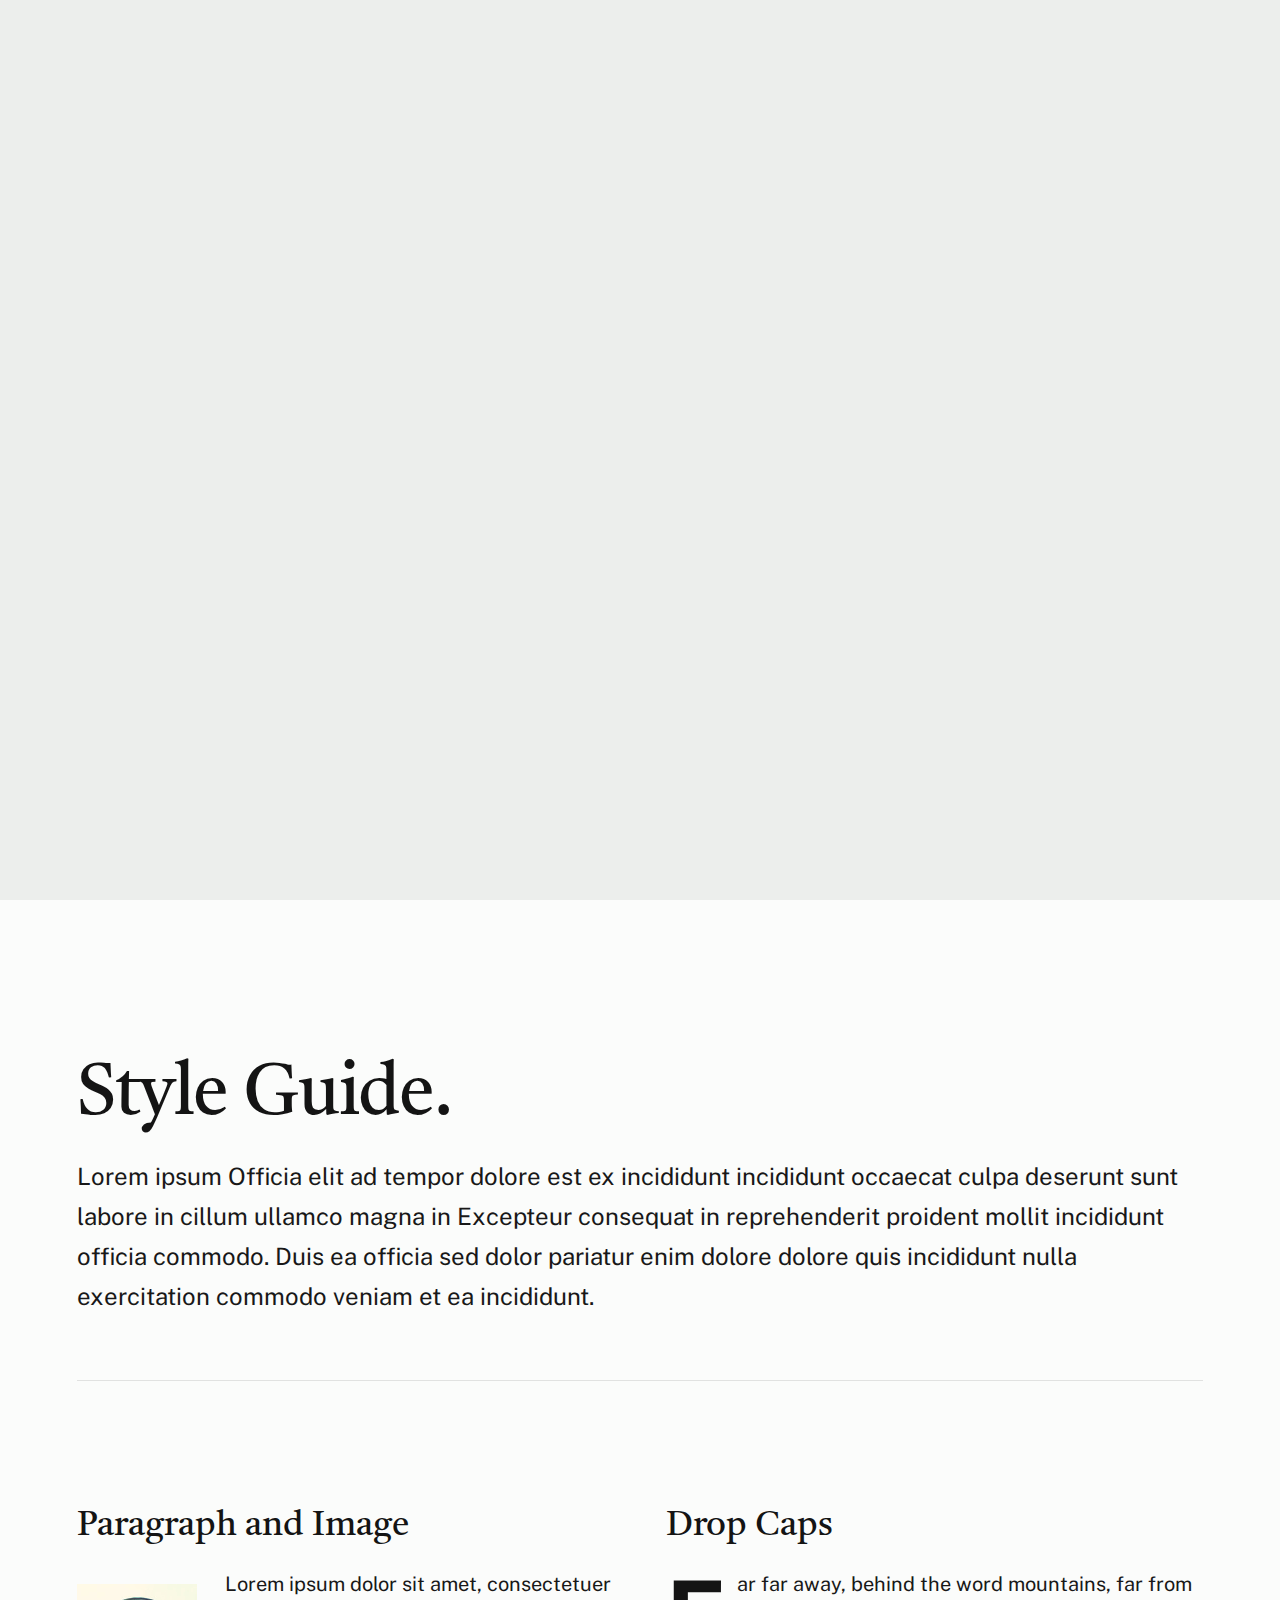
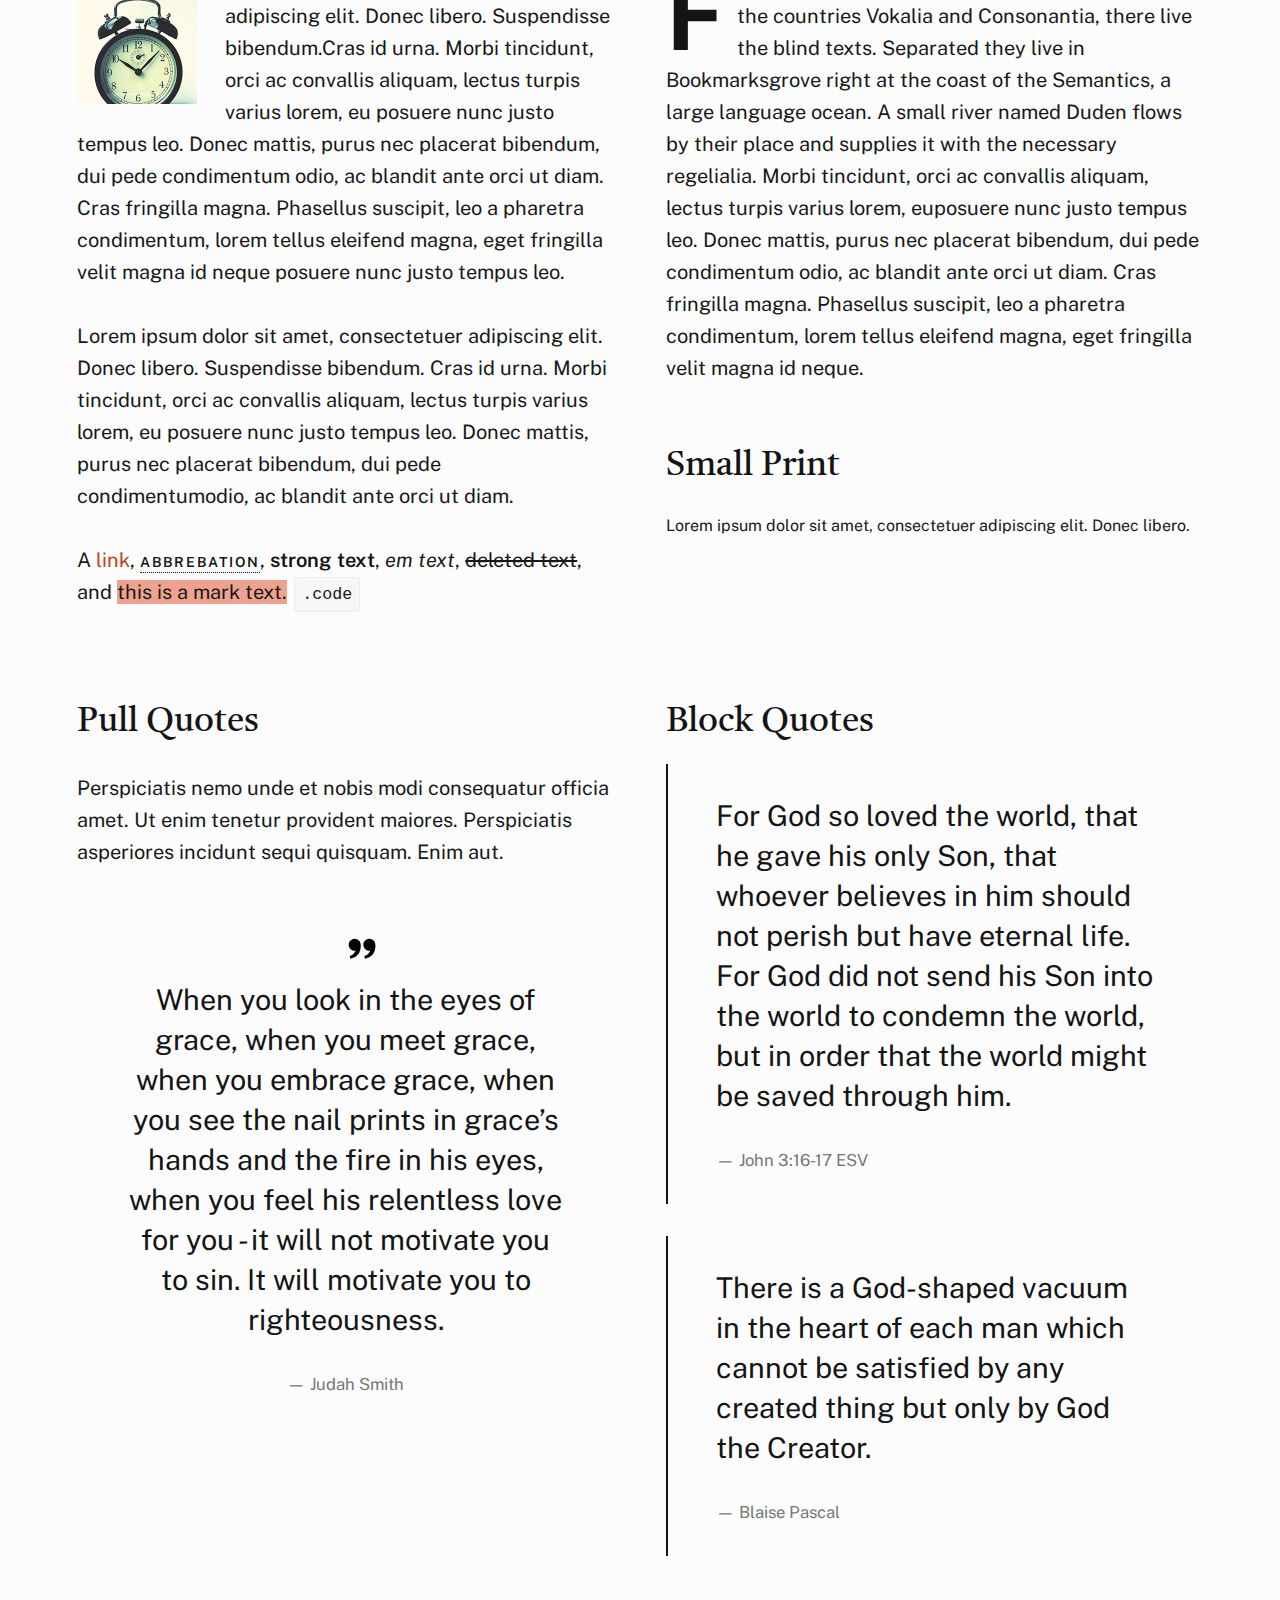
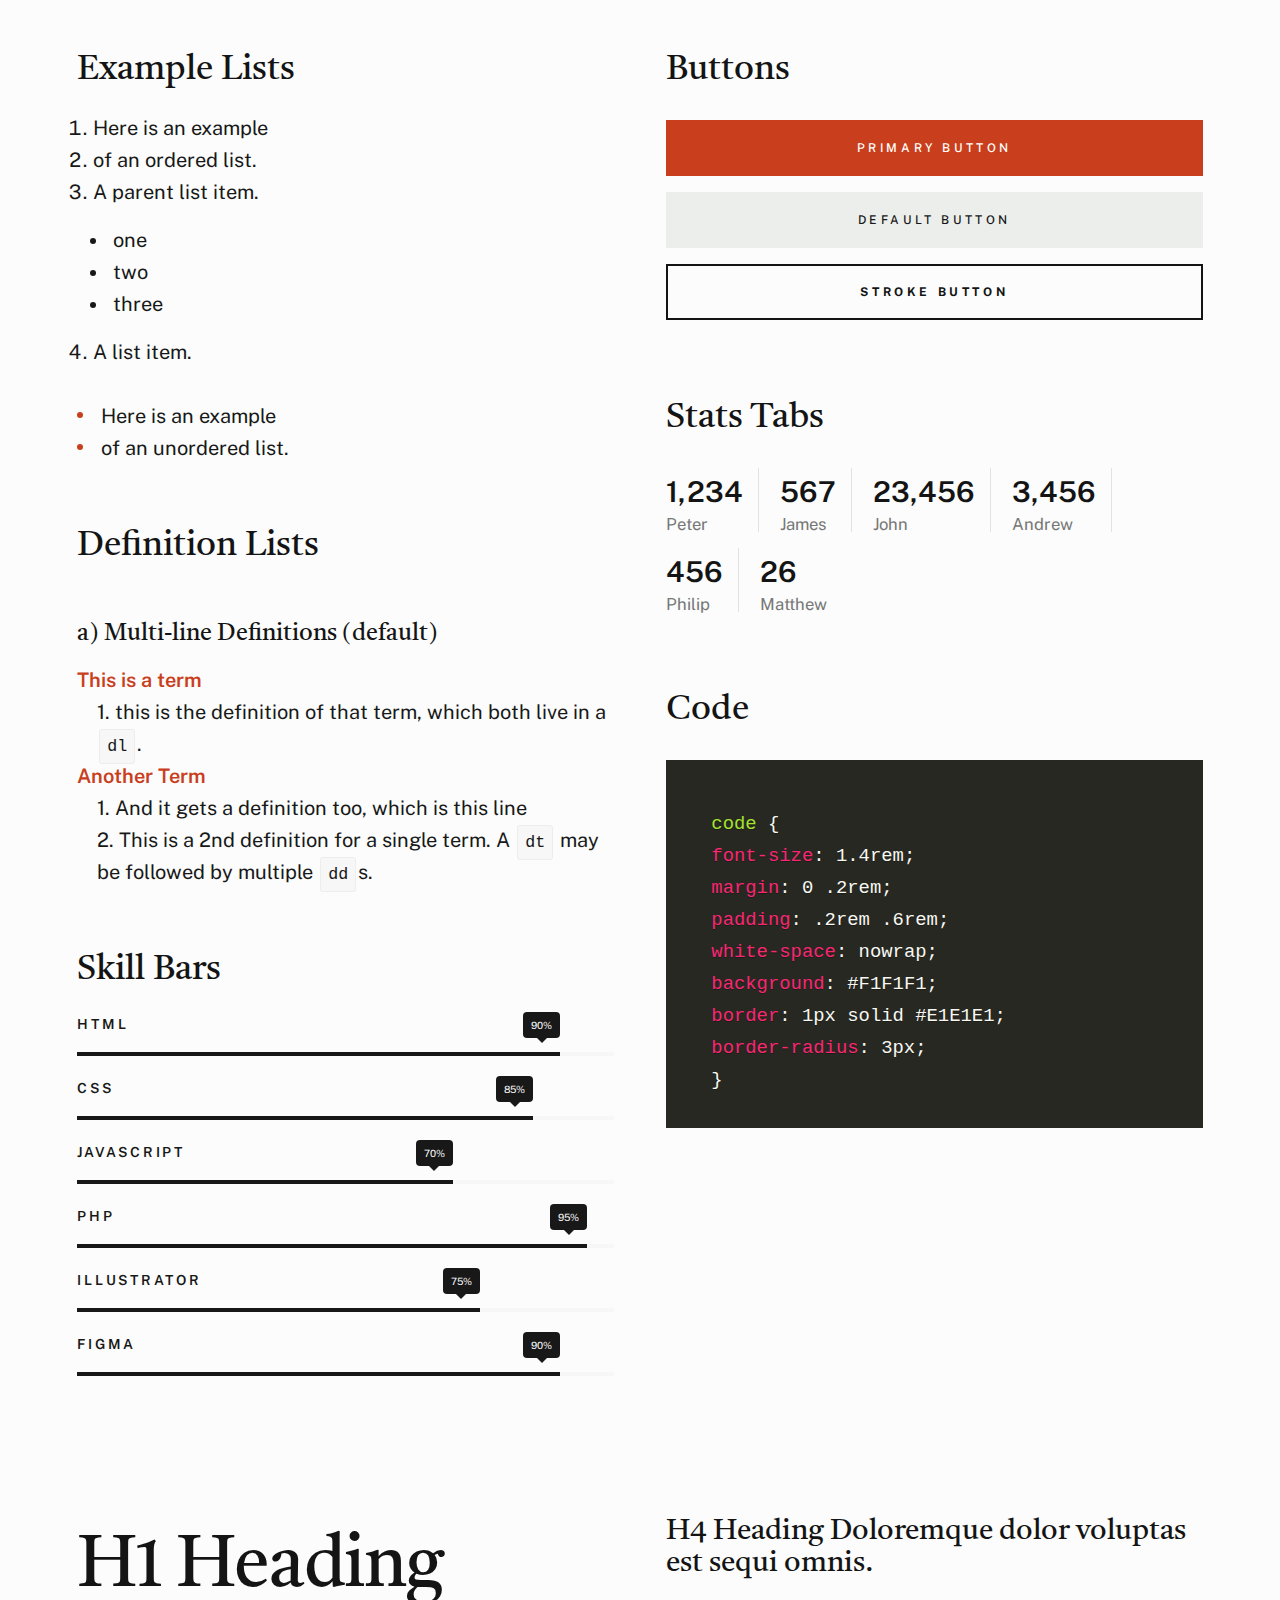
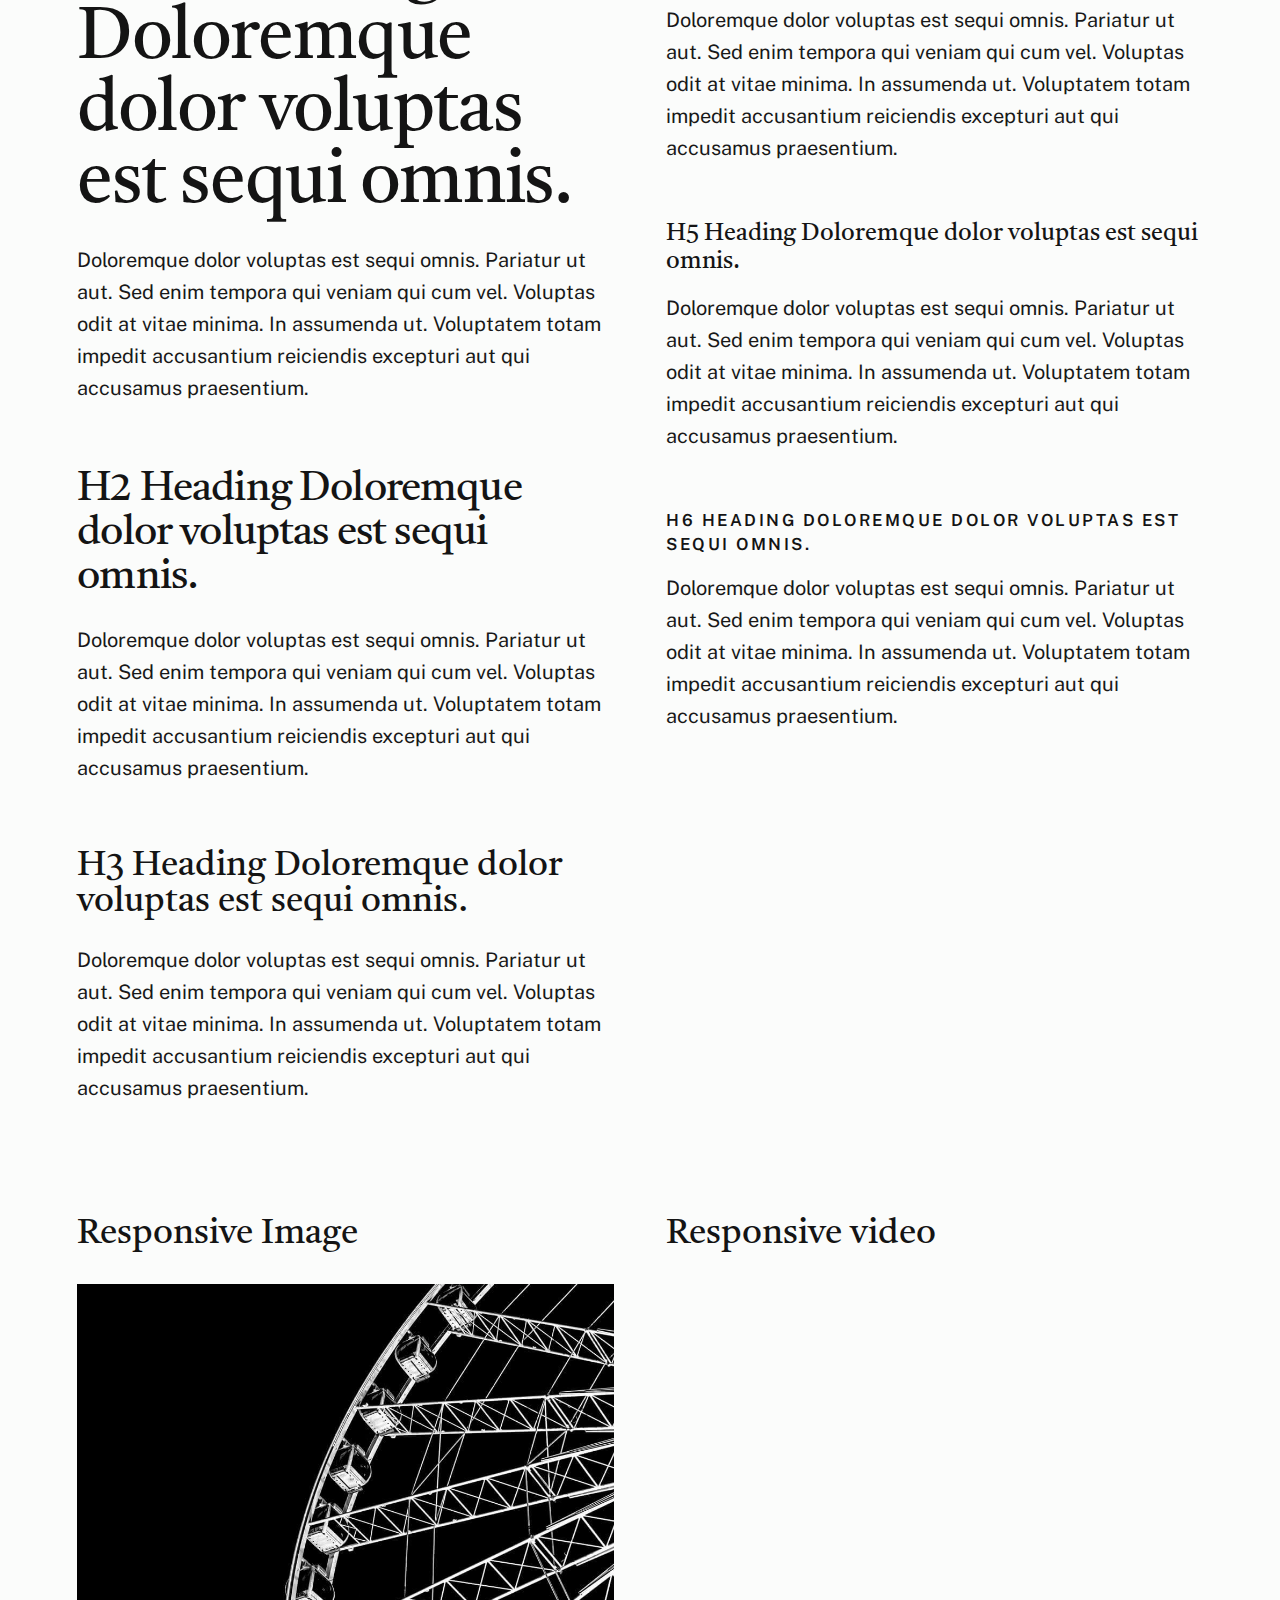
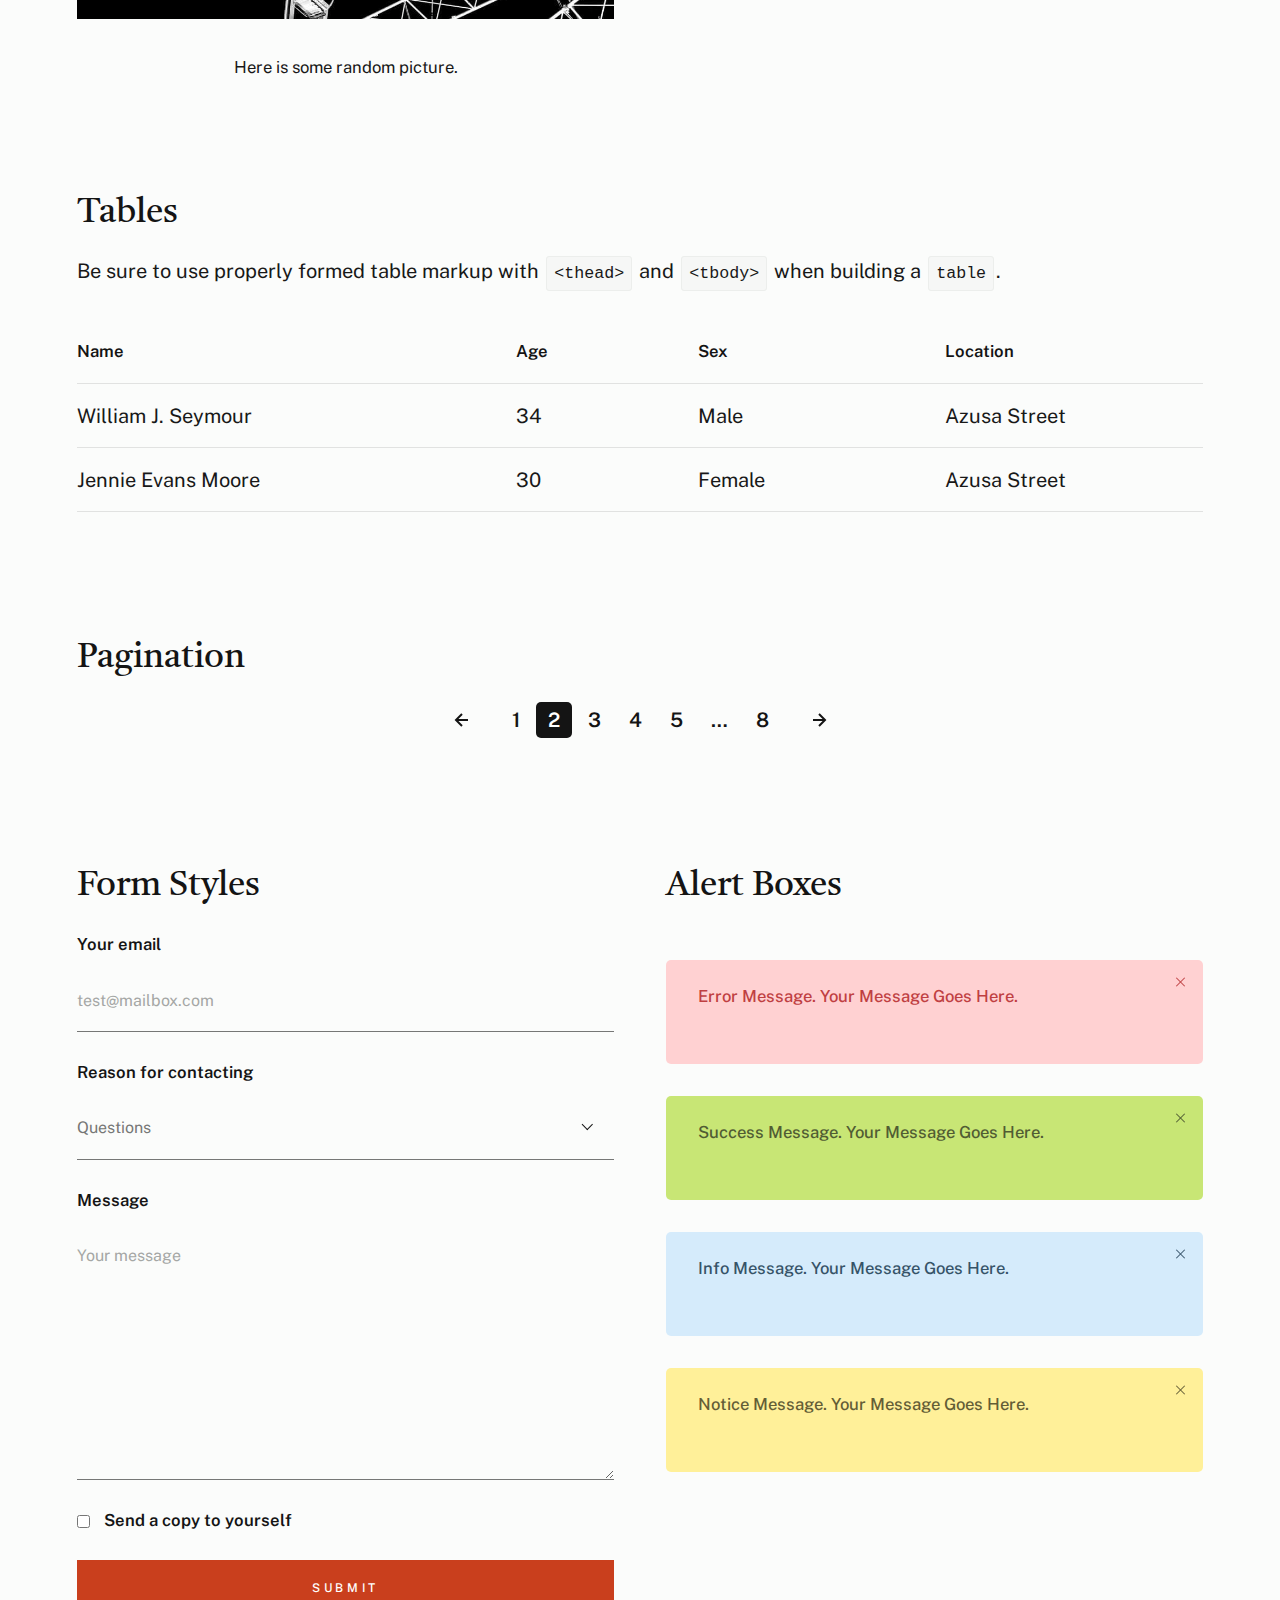
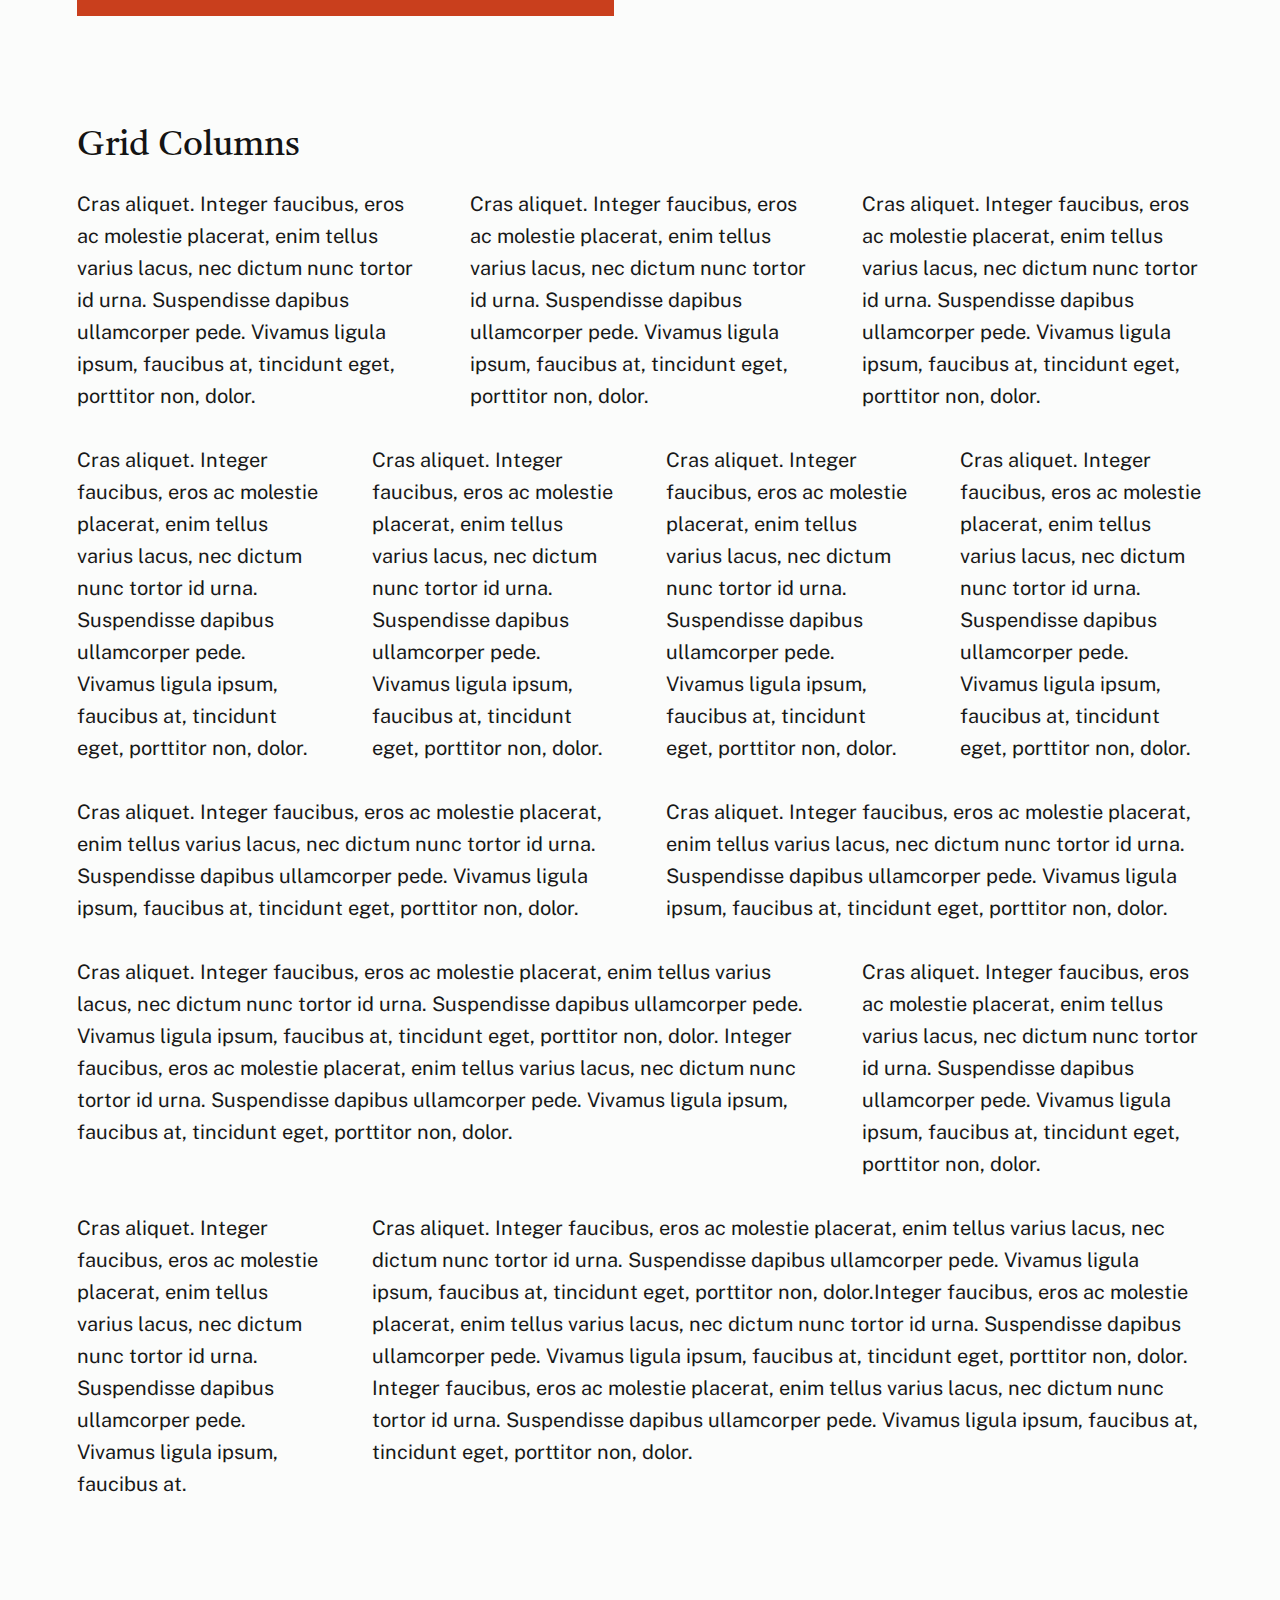
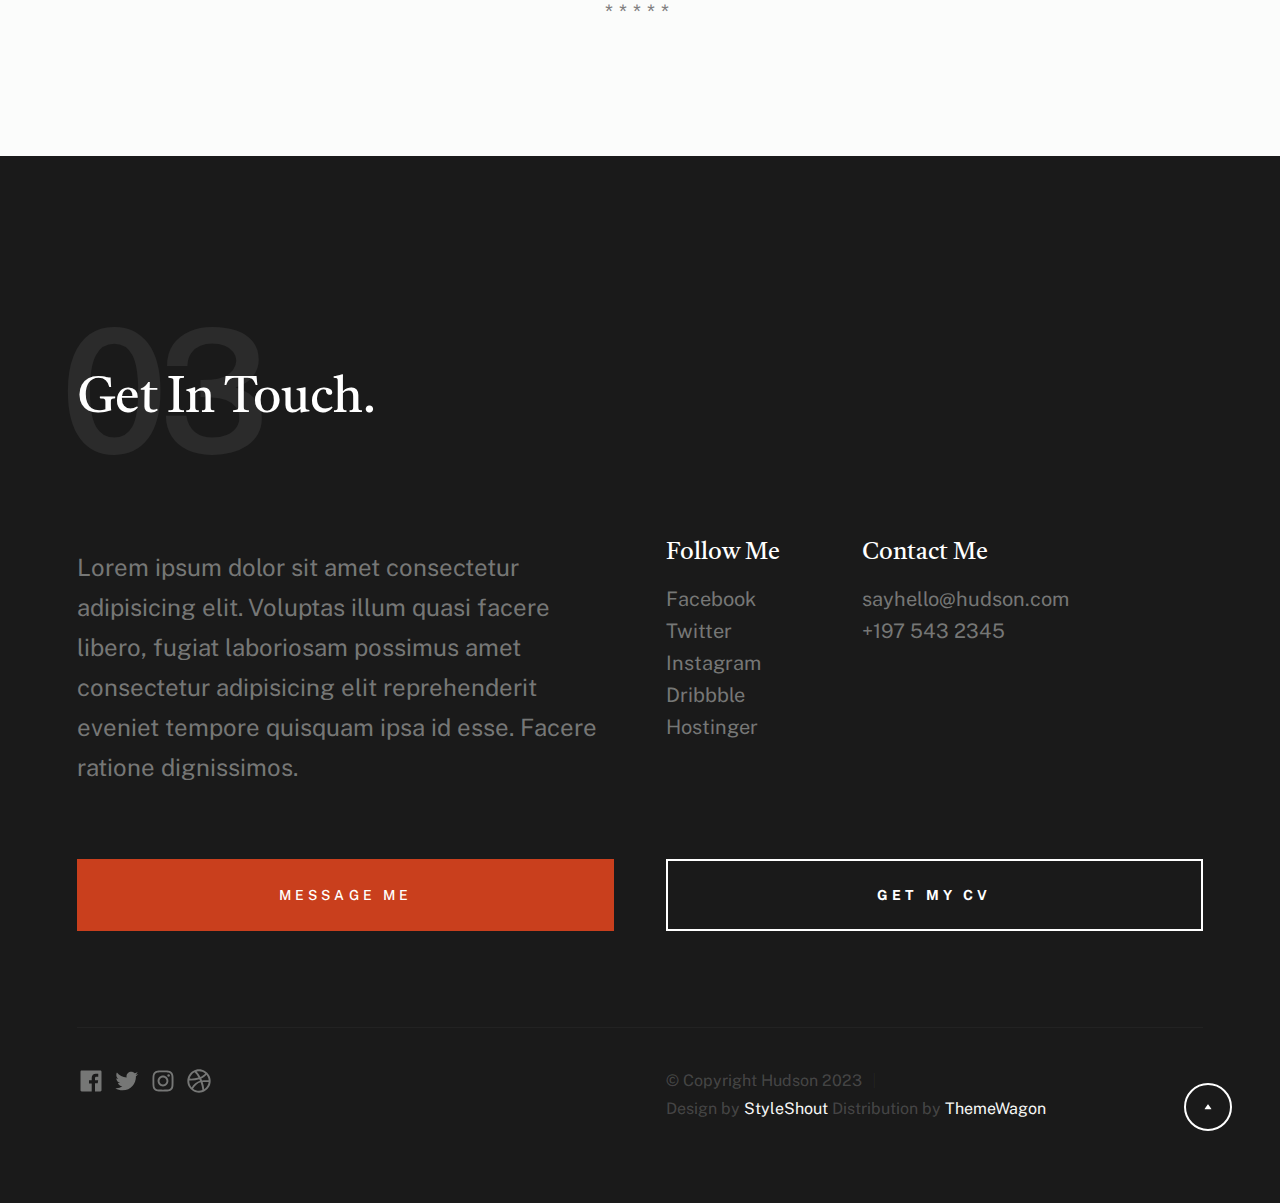
<file: cs/styles.html>
<!DOCTYPE html>
<html lang="en" class="no-js" >
<head>

    <!--- basic page needs
    ================================================== -->
    <meta charset="utf-8">
    <meta name="viewport" content="width=device-width, initial-scale=1">
    <title>Styles - Hudson</title>

    <script>
        document.documentElement.classList.remove('no-js');
        document.documentElement.classList.add('js');
    </script>

    <!-- CSS
    ================================================== -->
    <link rel="stylesheet" href="css/vendor.css">
    <link rel="stylesheet" href="css/styles.css">

    <style type="text/css" media="screen">
        .s-styles {
            padding-top: var(--vspace-5);
            padding-bottom: var(--vspace-2);
            position: relative;
        }
        .s-styles .intro h1 {
            margin-top: 0;
        }
    </style>

    <!-- favicons
    ================================================== -->
    <link rel="apple-touch-icon" sizes="180x180" href="apple-touch-icon.png">
    <link rel="icon" type="image/png" sizes="32x32" href="favicon-32x32.png">
    <link rel="icon" type="image/png" sizes="16x16" href="favicon-16x16.png">
    <link rel="manifest" href="site.webmanifest">

</head>


<body id="top">

    
    <!-- preloader
    ================================================== -->
    <div id="preloader">
        <div id="loader" class="dots-fade">
            <div></div>
            <div></div>
            <div></div>
        </div>
    </div>

    <!-- page wrap
    ================================================== -->
    <div id="page" class="s-pagewrap">


        <!-- # site header 
        ================================================== -->
        <header class="s-header">
            <div class="row s-header__inner">

                <div class="s-header__block">
                    <div class="s-header__logo">
                        <a class="logo" href="index.html">
                            <img src="images/logo.svg" alt="Homepage">
                        </a>
                    </div>

                    <a class="s-header__menu-toggle" href="#0"><span>Menu</span></a>
                </div> <!-- end s-header__block -->

                <nav class="s-header__nav">    
                    <ul class="s-header__menu-links">
                        <li class="current"><a href="index.html">Intro</a></li>
                        <li><a href="index.html">About</a></li>
                        <li><a href="index.html">Works</a></li>
                        <li><a href="index.html">Contact</a></li>
                    </ul> <!-- s-header__menu-links -->    
                </nav> <!-- end s-header__nav -->

            </div> <!-- end s-header__inner -->
        </header> <!-- end s-header -->


        <!-- # intro
        ================================================== -->
        <section id="intro" class="s-intro">

            <div class="row s-intro__content width-sixteen-col">
                <div class="column lg-12 s-intro__content-inner grid-block grid-16">
                    
                    <div class="s-intro__content-text">

                        <div class="s-intro__content-pretitle text-pretitle">Hello</div>
                        <h1 class="s-intro__content-title">
                        I'm Jonathan Doe <br>
                        a product designer <br>
                        base in Somewhere.
                        </h1>                            

                        <div class="s-intro__content-btns">
                            <a class="btn" href="index.html#about">More About Me</a>
                            <a class="btn btn--stroke" href="index.html#footer">Get In Touch</a>
                        </div> <!-- s-intro__content-btns -->   

                    </div> <!-- s-intro__content-text -->                     
                    
                </div> <!-- s-intro__content-inner -->  
            </div> <!-- s-intro__content -->

            <ul class="s-intro__social social-list">
                <li>
                    <a href="#0">
                        <svg xmlns="http://www.w3.org/2000/svg" width="24" height="24" viewBox="0 0 24 24" style="fill:rgba(0, 0, 0, 1);transform:;-ms-filter:"><path d="M20,3H4C3.447,3,3,3.448,3,4v16c0,0.552,0.447,1,1,1h8.615v-6.96h-2.338v-2.725h2.338v-2c0-2.325,1.42-3.592,3.5-3.592 c0.699-0.002,1.399,0.034,2.095,0.107v2.42h-1.435c-1.128,0-1.348,0.538-1.348,1.325v1.735h2.697l-0.35,2.725h-2.348V21H20 c0.553,0,1-0.448,1-1V4C21,3.448,20.553,3,20,3z"></path></svg>
                        <span class="u-screen-reader-text">Facebook</span>
                    </a>
                </li>
                <li>
                    <a href="#0">
                        <svg xmlns="http://www.w3.org/2000/svg" width="24" height="24" viewBox="0 0 24 24" style="fill:rgba(0, 0, 0, 1);transform:;-ms-filter:"><path d="M19.633,7.997c0.013,0.175,0.013,0.349,0.013,0.523c0,5.325-4.053,11.461-11.46,11.461c-2.282,0-4.402-0.661-6.186-1.809 c0.324,0.037,0.636,0.05,0.973,0.05c1.883,0,3.616-0.636,5.001-1.721c-1.771-0.037-3.255-1.197-3.767-2.793 c0.249,0.037,0.499,0.062,0.761,0.062c0.361,0,0.724-0.05,1.061-0.137c-1.847-0.374-3.23-1.995-3.23-3.953v-0.05 c0.537,0.299,1.16,0.486,1.82,0.511C3.534,9.419,2.823,8.184,2.823,6.787c0-0.748,0.199-1.434,0.548-2.032 c1.983,2.443,4.964,4.04,8.306,4.215c-0.062-0.3-0.1-0.611-0.1-0.923c0-2.22,1.796-4.028,4.028-4.028 c1.16,0,2.207,0.486,2.943,1.272c0.91-0.175,1.782-0.512,2.556-0.973c-0.299,0.935-0.936,1.721-1.771,2.22 c0.811-0.088,1.597-0.312,2.319-0.624C21.104,6.712,20.419,7.423,19.633,7.997z"></path></svg>
                        <span class="u-screen-reader-text">Twitter</span>
                    </a>
                </li>
                <li>
                    <a href="#0">
                        <svg xmlns="http://www.w3.org/2000/svg" width="24" height="24" viewBox="0 0 24 24" style="fill:rgba(0, 0, 0, 1);transform:;-ms-filter:"><path d="M11.999,7.377c-2.554,0-4.623,2.07-4.623,4.623c0,2.554,2.069,4.624,4.623,4.624c2.552,0,4.623-2.07,4.623-4.624 C16.622,9.447,14.551,7.377,11.999,7.377L11.999,7.377z M11.999,15.004c-1.659,0-3.004-1.345-3.004-3.003 c0-1.659,1.345-3.003,3.004-3.003s3.002,1.344,3.002,3.003C15.001,13.659,13.658,15.004,11.999,15.004L11.999,15.004z"></path><circle cx="16.806" cy="7.207" r="1.078"></circle><path d="M20.533,6.111c-0.469-1.209-1.424-2.165-2.633-2.632c-0.699-0.263-1.438-0.404-2.186-0.42 c-0.963-0.042-1.268-0.054-3.71-0.054s-2.755,0-3.71,0.054C7.548,3.074,6.809,3.215,6.11,3.479C4.9,3.946,3.945,4.902,3.477,6.111 c-0.263,0.7-0.404,1.438-0.419,2.186c-0.043,0.962-0.056,1.267-0.056,3.71c0,2.442,0,2.753,0.056,3.71 c0.015,0.748,0.156,1.486,0.419,2.187c0.469,1.208,1.424,2.164,2.634,2.632c0.696,0.272,1.435,0.426,2.185,0.45 c0.963,0.042,1.268,0.055,3.71,0.055s2.755,0,3.71-0.055c0.747-0.015,1.486-0.157,2.186-0.419c1.209-0.469,2.164-1.424,2.633-2.633 c0.263-0.7,0.404-1.438,0.419-2.186c0.043-0.962,0.056-1.267,0.056-3.71s0-2.753-0.056-3.71C20.941,7.57,20.801,6.819,20.533,6.111z M19.315,15.643c-0.007,0.576-0.111,1.147-0.311,1.688c-0.305,0.787-0.926,1.409-1.712,1.711c-0.535,0.199-1.099,0.303-1.67,0.311 c-0.95,0.044-1.218,0.055-3.654,0.055c-2.438,0-2.687,0-3.655-0.055c-0.569-0.007-1.135-0.112-1.669-0.311 c-0.789-0.301-1.414-0.923-1.719-1.711c-0.196-0.534-0.302-1.099-0.311-1.669c-0.043-0.95-0.053-1.218-0.053-3.654 c0-2.437,0-2.686,0.053-3.655c0.007-0.576,0.111-1.146,0.311-1.687c0.305-0.789,0.93-1.41,1.719-1.712 c0.534-0.198,1.1-0.303,1.669-0.311c0.951-0.043,1.218-0.055,3.655-0.055c2.437,0,2.687,0,3.654,0.055 c0.571,0.007,1.135,0.112,1.67,0.311c0.786,0.303,1.407,0.925,1.712,1.712c0.196,0.534,0.302,1.099,0.311,1.669 c0.043,0.951,0.054,1.218,0.054,3.655c0,2.436,0,2.698-0.043,3.654H19.315z"></path></svg>
                        <span class="u-screen-reader-text">Instagram</span>
                    </a>
                </li>
                <li>
                    <a href="#0">
                        <svg xmlns="http://www.w3.org/2000/svg" width="24" height="24" viewBox="0 0 24 24" style="fill: rgba(0, 0, 0, 1);transform: ;msFilter:;"><path d="M20.66 6.98a9.932 9.932 0 0 0-3.641-3.64C15.486 2.447 13.813 2 12 2s-3.486.447-5.02 1.34c-1.533.893-2.747 2.107-3.64 3.64S2 10.187 2 12s.446 3.487 1.34 5.02a9.924 9.924 0 0 0 3.641 3.64C8.514 21.553 10.187 22 12 22s3.486-.447 5.02-1.34a9.932 9.932 0 0 0 3.641-3.64C21.554 15.487 22 13.813 22 12s-.446-3.487-1.34-5.02zM12 3.66c2 0 3.772.64 5.32 1.919-.92 1.174-2.286 2.14-4.1 2.9-1.002-1.813-2.088-3.327-3.261-4.54A7.715 7.715 0 0 1 12 3.66zM5.51 6.8a8.116 8.116 0 0 1 2.711-2.22c1.212 1.201 2.325 2.7 3.34 4.5-2 .6-4.114.9-6.341.9-.573 0-1.006-.013-1.3-.04A8.549 8.549 0 0 1 5.51 6.8zM3.66 12c0-.054.003-.12.01-.2.007-.08.01-.146.01-.2.254.014.641.02 1.161.02 2.666 0 5.146-.367 7.439-1.1.187.373.381.793.58 1.26-1.32.293-2.674 1.006-4.061 2.14S6.4 16.247 5.76 17.5c-1.4-1.587-2.1-3.42-2.1-5.5zM12 20.34c-1.894 0-3.594-.587-5.101-1.759.601-1.187 1.524-2.322 2.771-3.401 1.246-1.08 2.483-1.753 3.71-2.02a29.441 29.441 0 0 1 1.56 6.62 8.166 8.166 0 0 1-2.94.56zm7.08-3.96a8.351 8.351 0 0 1-2.58 2.621c-.24-2.08-.7-4.107-1.379-6.081.932-.066 1.765-.1 2.5-.1.799 0 1.686.034 2.659.1a8.098 8.098 0 0 1-1.2 3.46zm-1.24-5c-1.16 0-2.233.047-3.22.14a27.053 27.053 0 0 0-.68-1.62c2.066-.906 3.532-2.006 4.399-3.3 1.2 1.414 1.854 3.027 1.96 4.84-.812-.04-1.632-.06-2.459-.06z"></path></svg>
                        <span class="u-screen-reader-text">Dribbble</span>
                    </a>
                </li>
                <li>
                    <a href="#0">
                        <svg xmlns="http://www.w3.org/2000/svg" width="24" height="24" viewBox="0 0 24 24" style="fill: rgba(0, 0, 0, 1);transform: ;msFilter:;"><path d="M11.99 2C6.472 2 2 6.473 2 11.99c0 4.232 2.633 7.85 6.35 9.306-.088-.79-.166-2.006.034-2.868.182-.78 1.172-4.966 1.172-4.966s-.299-.599-.299-1.484c0-1.388.805-2.425 1.808-2.425.853 0 1.264.64 1.264 1.407 0 .858-.546 2.139-.827 3.327-.235.994.499 1.805 1.479 1.805 1.775 0 3.141-1.872 3.141-4.575 0-2.392-1.719-4.064-4.173-4.064-2.843 0-4.512 2.132-4.512 4.335 0 .858.331 1.779.744 2.28a.3.3 0 0 1 .069.286c-.076.315-.245.994-.277 1.133-.044.183-.145.222-.335.134-1.247-.581-2.027-2.405-2.027-3.871 0-3.151 2.289-6.045 6.601-6.045 3.466 0 6.159 2.469 6.159 5.77 0 3.444-2.171 6.213-5.184 6.213-1.013 0-1.964-.525-2.29-1.146l-.623 2.374c-.225.868-.834 1.956-1.241 2.62a10 10 0 0 0 2.958.445c5.517 0 9.99-4.473 9.99-9.99S17.507 2 11.99 2"></path></svg>
                        <span class="u-screen-reader-text">Pinterest</span>
                    </a>
                </li>
            </ul> <!-- end s-intro__social -->

            <div class="s-intro__content-media">                               
                <img src="images/intro-bg.jpg" srcset="images/intro-bg.jpg 1x, images/intro-bg.jpg 2x" alt="">
            </div> <!-- s-intro__content-media -->                

            <div class="s-intro__btn-download">
                <a class="btn btn--stroke" href="#0">Get My CV</a>
            </div> <!-- end s-intro__btn-download -->
            
            <div class="s-intro__scroll-down">
                <a href="#styles" class="smoothscroll">
                    <div class="scroll-icon">
                        <svg xmlns="http://www.w3.org/2000/svg" width="24" height="24" viewBox="0 0 24 24" style="fill: rgba(0, 0, 0, 1);transform: ;msFilter:;"><path d="M11.178 19.569a.998.998 0 0 0 1.644 0l9-13A.999.999 0 0 0 21 5H3a1.002 1.002 0 0 0-.822 1.569l9 13z"></path></svg>
                    </div>
                    <span class="scroll-text u-screen-reader-text">Scroll Down</span>
                </a>
            </div> <!-- s-intro__scroll-down -->

        </section> <!-- end s-intro -->


        <!-- # styles
        ================================================== -->
        <section id="styles" class="s-styles">

            <div class="row">

                <div class="column xl-12 intro">

                    <h1>Style Guide.</h1>

                    <p class="lead">Lorem ipsum Officia elit ad tempor dolore est ex incididunt incididunt occaecat culpa deserunt 
                    sunt labore in cillum ullamco magna in Excepteur consequat in reprehenderit proident mollit incididunt officia commodo.
                    Duis ea officia sed dolor pariatur enim dolore dolore quis incididunt nulla exercitation commodo veniam et ea incididunt.
                    </p>

                    <hr>
                </div>

            </div> <!-- end row -->
    
            <div class="row">
    
                <div class="column mob-12 md-6 stack-on-900">
    
                    <h3>Paragraph and Image</h3>
    
                    <p><a href="#"><img width="120" height="120" class="u-pull-left" alt="sample-image" src="images/sample-image.jpg"></a>
                    Lorem ipsum dolor sit amet, consectetuer adipiscing elit. Donec libero. Suspendisse bibendum.Cras id urna. Morbi 
                    tincidunt, orci ac convallis aliquam, lectus turpis varius lorem, eu posuere nunc justo tempus leo. Donec mattis, 
                    purus nec placerat bibendum, dui pede condimentum odio, ac blandit ante orci ut diam. Cras fringilla magna. 
                    Phasellus suscipit, leo a pharetra condimentum, lorem tellus eleifend magna, eget fringilla velit magna id 
                    neque posuere nunc justo tempus leo. </p>
    
                    <p>
                    Lorem ipsum dolor sit amet, consectetuer adipiscing elit. Donec libero. Suspendisse bibendum. Cras id urna. 
                    Morbi tincidunt, orci ac convallis aliquam, lectus turpis varius lorem, eu posuere nunc justo tempus leo. 
                    Donec mattis, purus nec placerat bibendum, dui pede condimentumodio, ac blandit ante orci ut diam.	
                    </p>
    
                    <p>A <a href="#">link</a>,
                    <abbr title="this really isn't a very good description">abbrebation</abbr>,
                    <strong>strong text</strong>,
                    <em>em text</em>,
                    <del>deleted text</del>, and
                    <mark>this is a mark text.</mark>
                    <code>.code</code>
                    </p>
    
                </div>
    
                <div class="column mob-12 md-6">
    
                    <h3>Drop Caps</h3>
    
                    <p class="drop-cap">Far far away, behind the word mountains, far from the countries Vokalia and Consonantia,
                    there live the blind texts. Separated they live in Bookmarksgrove right at the coast of the
                    Semantics, a large language ocean. A small river named Duden flows by their place and supplies it with the 
                    necessary regelialia. Morbi tincidunt, orci ac convallis aliquam, lectus turpis varius lorem, 
                    euposuere nunc justo tempus leo. Donec mattis, purus nec placerat bibendum, dui pede condimentum odio, 
                    ac blandit ante orci ut diam. Cras fringilla magna. Phasellus suscipit, leo a pharetra condimentum, 
                    lorem tellus eleifend magna, eget fringilla velit magna id neque.
                    </p>
    
                    <h3>Small Print</h3>
    
                    <p><small>Lorem ipsum dolor sit amet, consectetuer adipiscing elit. Donec libero.</small></p>
                    
            
    
                </div>
    
            </div> <!-- end row -->
    
            <div class="row">
    
                <div class="column xl-6 md-12">
    
                    <h3 class="u-add-bottom">Pull Quotes</h3>
    
                    <p>
                    Perspiciatis nemo unde et nobis modi consequatur officia amet. Ut enim 
                    tenetur provident maiores. Perspiciatis asperiores incidunt sequi 
                    quisquam. Enim aut. 
                    </p>
    
                    <figure class="pull-quote">
                        <blockquote>
                            <p>
                            When you look in the eyes of grace, when you meet grace, 
                            when you embrace grace, when you see the nail prints in 
                            grace’s hands and the fire in his eyes, when you feel his 
                            relentless love for you - it will not motivate you to sin. 
                            It will motivate you to righteousness.
                            </p>
    
                            <footer>
                                <cite>Judah Smith</cite>
                            </footer>
                        </blockquote>
                    </figure>
    
    
                </div>
    
                <div class="column xl-6 md-12">
    
                    <h3 class="h-add-bottom">Block Quotes</h3>
    
                    <blockquote cite="http://where-i-got-my-info-from.com">
                        <p>
                        For God so loved the world, that he gave his only Son, that whoever believes in 
                        him should not perish but have eternal life. For God did not send his Son into 
                        the world to condemn the world, but in order that the world might be 
                        saved through him.
                        </p>
    
                        <footer>
                            <cite>
                                <a href="#0">John 3:16-17 ESV</a>
                            </cite>
                        </footer>
    
                    </blockquote>
    
                    <blockquote>
                        <p>There is a God-shaped vacuum in the heart of each man which cannot be satisfied 
                        by any created thing but only by God the Creator.</p>
    
                        <footer>
                            <cite>Blaise Pascal</cite>
                        </footer>
    
                    </blockquote>
    
                </div>
    
            </div> <!-- end row -->
    
            <div class="row u-add-half-bottom">
    
                <div class="column xl-6 md-12">
    
                    <h3>Example Lists</h3>
    
                    <ol>
                        <li>Here is an example</li>
                        <li>of an ordered list.</li>
                        <li>A parent list item.
                            <ul>
                                <li>one</li>
                                <li>two</li>
                                <li>three</li>
                            </ul>
                            </li>
                            <li>A list item.</li>
                        </ol>
    
                    <ul class="disc">
                        <li>Here is an example</li>
                        <li>of an unordered list.</li>
                    </ul>
    
                    <h3>Definition Lists</h3>
    
                    <h5>a) Multi-line Definitions (default) </h5>
    
                    <dl class="dictionary-style">
                        <dt><strong>This is a term</strong></dt>
                            <dd>this is the definition of that term, which both live in a <code>dl</code>.</dd>
                        <dt><strong>Another Term</strong></dt>
                            <dd>And it gets a definition too, which is this line</dd>
                            <dd>This is a 2<sup>nd</sup> definition for a single term. A <code>dt</code> may be followed by multiple <code>dd</code>s.</dd>
                    </dl>
    
                    <h3 class="u-add-bottom">Skill Bars</h3>
    
                    <ul class="skill-bars">
                        <li>
                        <div class="progress percent90"><span>90%</span></div>
                        <strong>HTML</strong>
                        </li>
                        <li>
                        <div class="progress percent85"><span>85%</span></div>
                        <strong>CSS</strong>
                        </li>
                        <li>
                        <div class="progress percent70"><span>70%</span></div>
                        <strong>Javascript</strong>
                        </li>
                        <li>
                        <div class="progress percent95"><span>95%</span></div>
                        <strong>PHP</strong>
                        </li>
                        <li>
                        <div class="progress percent75"><span>75%</span></div>
                        <strong>Illustrator</strong>
                        </li>
                        <li>
                        <div class="progress percent90"><span>90%</span></div>
                        <strong>Figma</strong>
                        </li>
                    </ul>
    
                </div>
    
                <div class="column xl-6 md-12">
    
                    <h3 class="u-add-bottom">Buttons</h3>
    
                    <p>
                        <a class="btn btn--primary u-fullwidth" href="#0">Primary Button</a>
                        <a class="btn u-fullwidth" href="#0">Default Button</a>
                        <a class="btn btn--stroke u-fullwidth" href="#0">Stroke Button</a>
                    </p>
    
                    <h3>Stats Tabs</h3>
    
                    <ul class="stats-tabs">
                        <li><a href="#0">1,234 <em>Peter</em></a></li>
                        <li><a href="#0">567 <em>James</em></a></li>
                        <li><a href="#0">23,456 <em>John</em></a></li>
                        <li><a href="#0">3,456 <em>Andrew</em></a></li>
                        <li><a href="#0">456 <em>Philip</em></a></li>
                        <li><a href="#0">26 <em>Matthew</em></a></li>
                    </ul>
    
                    <h3 class="u-add-bottom">Code</h3>
    
<pre><code class="language-css">
    code {
    font-size: 1.4rem;
    margin: 0 .2rem;
    padding: .2rem .6rem;
    white-space: nowrap;
    background: #F1F1F1;
    border: 1px solid #E1E1E1;	
    border-radius: 3px;
    }
</code></pre>
    
                </div>
    
            </div> <!-- end row -->
    
            <div class="row u-add-half-bottom">
    
                <div class="column xl-6 md-12">
                        
                    <h1>H1 Heading Doloremque dolor voluptas est sequi omnis.</h1>
                    <p>Doloremque dolor voluptas est sequi omnis. Pariatur ut aut. Sed enim tempora qui veniam qui cum vel. 
                    Voluptas odit at vitae minima. In assumenda ut. Voluptatem totam impedit accusantium reiciendis excepturi aut qui accusamus praesentium.</p>
    
                    <h2>H2 Heading Doloremque dolor voluptas est sequi omnis.</h2>
                    <p>Doloremque dolor voluptas est sequi omnis. Pariatur ut aut. Sed enim tempora qui veniam qui cum vel. 
                    Voluptas odit at vitae minima. In assumenda ut. Voluptatem totam impedit accusantium reiciendis excepturi aut qui accusamus praesentium.</p>
    
                    <h3>H3 Heading Doloremque dolor voluptas est sequi omnis.</h3>
                    <p>Doloremque dolor voluptas est sequi omnis. Pariatur ut aut. Sed enim tempora qui veniam qui cum vel. 
                    Voluptas odit at vitae minima. In assumenda ut. Voluptatem totam impedit accusantium reiciendis excepturi aut qui accusamus praesentium.</p>
    
                    
                </div>
    
                <div class="column xl-6 md-12">
                    <h4>H4 Heading Doloremque dolor voluptas est sequi omnis.</h4>
                    <p>Doloremque dolor voluptas est sequi omnis. Pariatur ut aut. Sed enim tempora qui veniam qui cum vel. 
                    Voluptas odit at vitae minima. In assumenda ut. Voluptatem totam impedit accusantium reiciendis excepturi aut qui accusamus praesentium.</p>
    
                    <h5>H5 Heading Doloremque dolor voluptas est sequi omnis.</h5>
                    <p>Doloremque dolor voluptas est sequi omnis. Pariatur ut aut. Sed enim tempora qui veniam qui cum vel. 
                    Voluptas odit at vitae minima. In assumenda ut. Voluptatem totam impedit accusantium reiciendis excepturi aut qui accusamus praesentium.</p>
    
                    <h6>H6 Heading Doloremque dolor voluptas est sequi omnis.</h6>
                    <p>Doloremque dolor voluptas est sequi omnis. Pariatur ut aut. Sed enim tempora qui veniam qui cum vel. 
                    Voluptas odit at vitae minima. In assumenda ut. Voluptatem totam impedit accusantium reiciendis excepturi aut qui accusamus praesentium.</p>
        
                    
                </div>
    
            </div> <!-- end row -->
    
            <div class="row u-add-half-bottom">
    
                <div class="column xl-6 md-12">
    
                    <h3 class="u-add-bottom">Responsive Image</h3>
    
                    <figure>
                        <img src="images/wheel-500.jpg" 
                        srcset="images/wheel-1000.jpg 1000w, 
                        images/wheel-500.jpg 500w" 
                        sizes="(max-width: 1000px) 100vw, 1000px" alt="">
    
                        <figcaption>
                            Here is some random picture.
                        </figcaption>
                    </figure>
    
                </div>
    
                <div class="column xl-6 md-12">
    
                    <h3 class="u-add-bottom">Responsive video</h3>
    
                    <div class="video-container">
                    <iframe src="https://player.vimeo.com/video/14592941?color=00a650&title=0&byline=0&portrait=0" width="500" height="281" frameborder="0" webkitallowfullscreen mozallowfullscreen allowfullscreen></iframe> 
                    </div>
    
                </div>
                
            </div> <!-- end row -->
    
            <div class="row u-add-bottom">
    
                <div class="column xl-12">
    
                    <h3>Tables</h3>
                    <p>Be sure to use properly formed table markup with <code>&lt;thead&gt;</code> and <code>&lt;tbody&gt;</code> when building a <code>table</code>.</p>
    
                    <div class="table-responsive">
    
                        <table>
                                <thead>
                                <tr>
                                    <th>Name</th>
                                    <th>Age</th>
                                    <th>Sex</th>
                                    <th>Location</th>
                                </tr>
                                </thead>
                                <tbody>
                                <tr>
                                    <td>William J. Seymour</td>
                                    <td>34</td>
                                    <td>Male</td>
                                    <td>Azusa Street</td>
                                </tr>
                                <tr>
                                    <td>Jennie Evans Moore</td>
                                    <td>30</td>
                                    <td>Female</td>
                                    <td>Azusa Street</td>
                                </tr>
                                </tbody>
                        </table>
    
                    </div>
    
                </div>
                
            </div> <!-- end row -->
    
            <div class="row">
    
                <div class="column xl-12">
                    <h3>Pagination</h3>
    
                    <nav class="pgn">
                        <ul>
                            <li>
                                <a class="pgn__prev" href="#0">
                                    <svg xmlns="http://www.w3.org/2000/svg" width="24" height="24" viewBox="0 0 24 24"><path d="M12.707 17.293L8.414 13H18v-2H8.414l4.293-4.293-1.414-1.414L4.586 12l6.707 6.707z"/></svg>
                                </a>
                            </li>
                            <li><a class="pgn__num" href="#0">1</a></li>
                            <li><span class="pgn__num current">2</span></li>
                            <li><a class="pgn__num" href="#0">3</a></li>
                            <li><a class="pgn__num" href="#0">4</a></li>
                            <li><a class="pgn__num" href="#0">5</a></li>
                            <li><span class="pgn__num dots">…</span></li>
                            <li><a class="pgn__num" href="#0">8</a></li>
                            <li>
                                <a class="pgn__next" href="#0">
                                    <svg xmlns="http://www.w3.org/2000/svg" width="24" height="24" viewBox="0 0 24 24"><path d="M11.293 17.293l1.414 1.414L19.414 12l-6.707-6.707-1.414 1.414L15.586 11H6v2h9.586z"/></svg>
                                </a>
                            </li>
                        </ul>
                    </nav>
                </div>
    
            </div> <!-- end row -->
    
            <div class="row">
    
                <div class="column xl-6 md-12">
    
                    <h3 class="u-add-bottom">Form Styles</h3>
    
                    <form>
                        <div>
                            <label for="sampleInput">Your email</label>
                            <input class="u-fullwidth" type="email" placeholder="test@mailbox.com" id="sampleInput">
                        </div>
                        <div>
                            <label for="sampleRecipientInput">Reason for contacting</label>
                            <div class="ss-custom-select">
                                <select class="u-fullwidth" id="sampleRecipientInput">
                                    <option value="Option 1">Questions</option>
                                    <option value="Option 2">Report</option>
                                    <option value="Option 3">Others</option>
                                </select>
                            </div>
                        </div>
                        
                        <label for="exampleMessage">Message</label>
                        <textarea class="u-fullwidth" placeholder="Your message" id="exampleMessage"></textarea>
    
                        <label class="u-add-bottom">
                            <input type="checkbox">
                            <span class="label-text">Send a copy to yourself</span>
                        </label>
                    
                        <input class="btn--primary u-fullwidth" type="submit" value="Submit">
                    </form>
    
                </div>
    
                <div class="column xl-6 md-12">
    
                    <h3>Alert Boxes</h3>
    
                    <br>
                    
                    <div class="alert-box alert-box--error">
                        <p>Error Message. Your Message Goes Here.</p>
                        <span class="alert-box__close"></span>
                    </div><!-- end error -->
                            
                    <div class="alert-box alert-box--success">
                        <p>Success Message. Your Message Goes Here.</p>
                        <span class="alert-box__close"></span>
                    </div><!-- end success -->
                            
                    <div class="alert-box alert-box--info">
                        <p>Info Message. Your Message Goes Here.</p>
                        <span class="alert-box__close"></span>
                    </div><!-- end info -->
                            
                    <div class="alert-box alert-box--notice">
                        <p>Notice Message. Your Message Goes Here.</p>
                        <span class="alert-box__close"></span>
                    </div><!-- end notice -->
                
                </div>
    
            </div> <!-- end row -->

            <div class="row">
            
                <div class="xl-12 column">
                <h3 class="half-bottom">Grid Columns</h3>
                </div>
    
            </div> <!-- Row End-->
    
            <!--<h4>1/3 Columns</h4>  -->
    
            <div class="row">
    
                <div class="xl-4 md-12 column">
                    <p>
                    Cras aliquet. Integer faucibus, eros ac molestie placerat, enim tellus varius lacus,
                    nec dictum nunc tortor id urna. Suspendisse dapibus ullamcorper pede. Vivamus ligula ipsum,
                    faucibus at, tincidunt eget, porttitor non, dolor. 
                    </p>
                </div>
    
                <div class="xl-4 md-12 column">
                    <p>
                    Cras aliquet. Integer faucibus, eros ac molestie placerat, enim tellus varius lacus,
                    nec dictum nunc tortor id urna. Suspendisse dapibus ullamcorper pede. Vivamus ligula ipsum,
                    faucibus at, tincidunt eget, porttitor non, dolor. 
                    </p>
                </div>
    
                <div class="xl-4 md-12 column">
                    <p>
                    Cras aliquet. Integer faucibus, eros ac molestie placerat, enim tellus varius lacus,
                    nec dictum nunc tortor id urna. Suspendisse dapibus ullamcorper pede. Vivamus ligula ipsum,
                    faucibus at, tincidunt eget, porttitor non, dolor. 
                    </p>
                </div>
    
            </div>
    
            <!--<h4>1/4 Columns</h4>  -->
    
            <div class="row">
    
                <div class="xl-3 md-6 tab-12 column">
                    <p>
                    Cras aliquet. Integer faucibus, eros ac molestie placerat, enim tellus varius lacus,
                    nec dictum nunc tortor id urna. Suspendisse dapibus ullamcorper pede. Vivamus ligula ipsum,
                    faucibus at, tincidunt eget, porttitor non, dolor. 
                    </p>
                </div>
    
                <div class="xl-3 md-6 tab-12 column">
                    <p>
                    Cras aliquet. Integer faucibus, eros ac molestie placerat, enim tellus varius lacus,
                    nec dictum nunc tortor id urna. Suspendisse dapibus ullamcorper pede. Vivamus ligula ipsum,
                    faucibus at, tincidunt eget, porttitor non, dolor. 
                    </p>
                </div>
    
                <div class="xl-3 md-6 tab-12 column">
                    <p>
                    Cras aliquet. Integer faucibus, eros ac molestie placerat, enim tellus varius lacus,
                    nec dictum nunc tortor id urna. Suspendisse dapibus ullamcorper pede. Vivamus ligula ipsum,
                    faucibus at, tincidunt eget, porttitor non, dolor. 
                    </p>
                </div>
    
                <div class="xl-3 md-6 tab-12 column">
                    <p>
                    Cras aliquet. Integer faucibus, eros ac molestie placerat, enim tellus varius lacus,
                    nec dictum nunc tortor id urna. Suspendisse dapibus ullamcorper pede. Vivamus ligula ipsum,
                    faucibus at, tincidunt eget, porttitor non, dolor. 
                    </p>
                </div>
    
            </div>
    
            <!--<h4>1/2 Columns</h4>  -->
    
            <div class="row">
    
                <div class="xl-6 tab-12 column">
                    <p>
                    Cras aliquet. Integer faucibus, eros ac molestie placerat, enim tellus varius lacus,
                    nec dictum nunc tortor id urna. Suspendisse dapibus ullamcorper pede. Vivamus ligula ipsum,
                    faucibus at, tincidunt eget, porttitor non, dolor. 
                    </p>
                </div>
    
                <div class="xl-6 tab-12 column">
                    <p>
                    Cras aliquet. Integer faucibus, eros ac molestie placerat, enim tellus varius lacus,
                    nec dictum nunc tortor id urna. Suspendisse dapibus ullamcorper pede. Vivamus ligula ipsum,
                    faucibus at, tincidunt eget, porttitor non, dolor. 
                    </p>
                </div>
    
            </div>
    
            <!--<h4>2/3 Columns</h4>  -->
    
            <div class="row">
    
                <div class="xl-8 md-7 tab-12 column">
                    <p>
                    Cras aliquet. Integer faucibus, eros ac molestie placerat, enim tellus varius lacus,
                    nec dictum nunc tortor id urna. Suspendisse dapibus ullamcorper pede. Vivamus ligula ipsum,
                    faucibus at, tincidunt eget, porttitor non, dolor. Integer faucibus, eros ac molestie placerat, enim tellus varius lacus,
                    nec dictum nunc tortor id urna. Suspendisse dapibus ullamcorper pede. Vivamus ligula ipsum,
                    faucibus at, tincidunt eget, porttitor non, dolor.
                    </p>
                </div>
    
                <div class="xl-4 md-5 tab-12 column">
                    <p>
                    Cras aliquet. Integer faucibus, eros ac molestie placerat, enim tellus varius lacus,
                    nec dictum nunc tortor id urna. Suspendisse dapibus ullamcorper pede. Vivamus ligula ipsum,
                    faucibus at, tincidunt eget, porttitor non, dolor. 
                    </p>
                </div>
    
            </div>
    
            <!--<h4>3/4 Columns</h4>  -->
    
            <div class="row">
    
                <div class="xl-3 md-5 tab-12 column">
                    <p>
                    Cras aliquet. Integer faucibus, eros ac molestie placerat, enim tellus varius lacus,
                    nec dictum nunc tortor id urna. Suspendisse dapibus ullamcorper pede. Vivamus ligula ipsum,
                    faucibus at. 
                    </p>
                </div>
    
                <div class="xl-9 md-7 tab-12 column">
                    <p>
                    Cras aliquet. Integer faucibus, eros ac molestie placerat, enim tellus varius lacus,
                    nec dictum nunc tortor id urna. Suspendisse dapibus ullamcorper pede. Vivamus ligula ipsum,
                    faucibus at, tincidunt eget, porttitor non, dolor.Integer faucibus, eros ac molestie placerat, enim tellus varius lacus,
                    nec dictum nunc tortor id urna. Suspendisse dapibus ullamcorper pede. Vivamus ligula ipsum,
                    faucibus at, tincidunt eget, porttitor non, dolor. Integer faucibus, eros ac molestie placerat, enim tellus varius lacus,
                    nec dictum nunc tortor id urna. Suspendisse dapibus ullamcorper pede. Vivamus ligula ipsum,
                    faucibus at, tincidunt eget, porttitor non, dolor.
                    </p>
                </div>
    
            </div> 
    
            <hr class="fancy">

        </section> <!-- end s-styles -->


        <!-- # footer 
        ================================================== -->
        <footer id="footer" class="s-footer">

            <div class="row">
                <div class="column lg-12">
                    <div class="section-header light-on-dark" data-num="03">
                        <h2 class="text-display-title">Get In Touch.</h2>
                    </div> <!-- end section-header -->
                </div>
            </div>

            <div class="row s-footer__content">

                <div class="column xl-6 md-12 s-footer__block s-footer__about">                    
                    <p class="attention-getter">
                    Lorem ipsum dolor sit amet consectetur adipisicing elit. Voluptas illum quasi facere libero, 
                    fugiat laboriosam possimus amet consectetur adipisicing elit reprehenderit eveniet tempore quisquam ipsa id esse. Facere ratione dignissimos.
                    </p>               
                </div> <!-- end section-footer__about -->

                <div class="column xl-6 md-12 s-footer__block s-footer__site-links">
                    <div class="row">
                        <div class="column xl-4 lg-5 md-6 tab-12">
                            <h5>Follow Me</h5>
                            <ul class="link-list">
                                <li><a href="#0">Facebook</a></li>
                                <li><a href="#0">Twitter</a></li>
                                <li><a href="#0">Instagram</a></li>
                                <li><a href="#0">Dribbble</a></li>
                                <li><a href="https://styleshout.com/go/hostinger/">Hostinger</a></li>
                            </ul>
                        </div>
                        <div class="column xl-6 md-6 tab-12">
                            <h5>Contact Me</h5>
                            <ul class="link-list">
                                <li><a href="mailto:#0">sayhello@hudson.com</a></li>
                                <li><a href="tel:+1975432345">+197 543 2345</a></li>
                            </ul> 
                        </div>
                    </div>                    
                </div> <!-- end section-footer__site-links -->

            </div> <!-- end section-footer__content -->


            <div class="row s-footer__buttons">
               
                <div class="column xl-6 tab-12">
                    <a href="mailto:#0" class="btn btn--primary btn--large u-fullwidth">Message Me</a>
                </div>
          
                <div class="column xl-6 tab-12">                    
                    <a href="#0" class="btn btn--stroke btn--large u-fullwidth">Get My CV</a>
                </div>
            
            </div> <!-- end section-footer__buttons -->              
            
            <div class="row s-footer__bottom">
                
                <div class="column xl-6 lg-12">
                    <ul class="s-footer__social social-list">
                        <li>
                            <a href="#0">
                                <svg xmlns="http://www.w3.org/2000/svg" width="24" height="24" viewBox="0 0 24 24" style="fill:rgba(0, 0, 0, 1);transform:;-ms-filter:"><path d="M20,3H4C3.447,3,3,3.448,3,4v16c0,0.552,0.447,1,1,1h8.615v-6.96h-2.338v-2.725h2.338v-2c0-2.325,1.42-3.592,3.5-3.592 c0.699-0.002,1.399,0.034,2.095,0.107v2.42h-1.435c-1.128,0-1.348,0.538-1.348,1.325v1.735h2.697l-0.35,2.725h-2.348V21H20 c0.553,0,1-0.448,1-1V4C21,3.448,20.553,3,20,3z"></path></svg>
                                <span class="u-screen-reader-text">Facebook</span>
                            </a>
                        </li>
                        <li>
                            <a href="#0">
                                <svg xmlns="http://www.w3.org/2000/svg" width="24" height="24" viewBox="0 0 24 24" style="fill:rgba(0, 0, 0, 1);transform:;-ms-filter:"><path d="M19.633,7.997c0.013,0.175,0.013,0.349,0.013,0.523c0,5.325-4.053,11.461-11.46,11.461c-2.282,0-4.402-0.661-6.186-1.809 c0.324,0.037,0.636,0.05,0.973,0.05c1.883,0,3.616-0.636,5.001-1.721c-1.771-0.037-3.255-1.197-3.767-2.793 c0.249,0.037,0.499,0.062,0.761,0.062c0.361,0,0.724-0.05,1.061-0.137c-1.847-0.374-3.23-1.995-3.23-3.953v-0.05 c0.537,0.299,1.16,0.486,1.82,0.511C3.534,9.419,2.823,8.184,2.823,6.787c0-0.748,0.199-1.434,0.548-2.032 c1.983,2.443,4.964,4.04,8.306,4.215c-0.062-0.3-0.1-0.611-0.1-0.923c0-2.22,1.796-4.028,4.028-4.028 c1.16,0,2.207,0.486,2.943,1.272c0.91-0.175,1.782-0.512,2.556-0.973c-0.299,0.935-0.936,1.721-1.771,2.22 c0.811-0.088,1.597-0.312,2.319-0.624C21.104,6.712,20.419,7.423,19.633,7.997z"></path></svg>
                                <span class="u-screen-reader-text">Twitter</span>
                            </a>
                        </li>
                        <li>
                            <a href="#0">
                                <svg xmlns="http://www.w3.org/2000/svg" width="24" height="24" viewBox="0 0 24 24" style="fill:rgba(0, 0, 0, 1);transform:;-ms-filter:"><path d="M11.999,7.377c-2.554,0-4.623,2.07-4.623,4.623c0,2.554,2.069,4.624,4.623,4.624c2.552,0,4.623-2.07,4.623-4.624 C16.622,9.447,14.551,7.377,11.999,7.377L11.999,7.377z M11.999,15.004c-1.659,0-3.004-1.345-3.004-3.003 c0-1.659,1.345-3.003,3.004-3.003s3.002,1.344,3.002,3.003C15.001,13.659,13.658,15.004,11.999,15.004L11.999,15.004z"></path><circle cx="16.806" cy="7.207" r="1.078"></circle><path d="M20.533,6.111c-0.469-1.209-1.424-2.165-2.633-2.632c-0.699-0.263-1.438-0.404-2.186-0.42 c-0.963-0.042-1.268-0.054-3.71-0.054s-2.755,0-3.71,0.054C7.548,3.074,6.809,3.215,6.11,3.479C4.9,3.946,3.945,4.902,3.477,6.111 c-0.263,0.7-0.404,1.438-0.419,2.186c-0.043,0.962-0.056,1.267-0.056,3.71c0,2.442,0,2.753,0.056,3.71 c0.015,0.748,0.156,1.486,0.419,2.187c0.469,1.208,1.424,2.164,2.634,2.632c0.696,0.272,1.435,0.426,2.185,0.45 c0.963,0.042,1.268,0.055,3.71,0.055s2.755,0,3.71-0.055c0.747-0.015,1.486-0.157,2.186-0.419c1.209-0.469,2.164-1.424,2.633-2.633 c0.263-0.7,0.404-1.438,0.419-2.186c0.043-0.962,0.056-1.267,0.056-3.71s0-2.753-0.056-3.71C20.941,7.57,20.801,6.819,20.533,6.111z M19.315,15.643c-0.007,0.576-0.111,1.147-0.311,1.688c-0.305,0.787-0.926,1.409-1.712,1.711c-0.535,0.199-1.099,0.303-1.67,0.311 c-0.95,0.044-1.218,0.055-3.654,0.055c-2.438,0-2.687,0-3.655-0.055c-0.569-0.007-1.135-0.112-1.669-0.311 c-0.789-0.301-1.414-0.923-1.719-1.711c-0.196-0.534-0.302-1.099-0.311-1.669c-0.043-0.95-0.053-1.218-0.053-3.654 c0-2.437,0-2.686,0.053-3.655c0.007-0.576,0.111-1.146,0.311-1.687c0.305-0.789,0.93-1.41,1.719-1.712 c0.534-0.198,1.1-0.303,1.669-0.311c0.951-0.043,1.218-0.055,3.655-0.055c2.437,0,2.687,0,3.654,0.055 c0.571,0.007,1.135,0.112,1.67,0.311c0.786,0.303,1.407,0.925,1.712,1.712c0.196,0.534,0.302,1.099,0.311,1.669 c0.043,0.951,0.054,1.218,0.054,3.655c0,2.436,0,2.698-0.043,3.654H19.315z"></path></svg>
                                <span class="u-screen-reader-text">Instagram</span>
                            </a>
                        </li>
                        <li>
                            <a href="#0">
                                <svg xmlns="http://www.w3.org/2000/svg" width="24" height="24" viewBox="0 0 24 24" style="fill: rgba(0, 0, 0, 1);transform: ;msFilter:;"><path d="M20.66 6.98a9.932 9.932 0 0 0-3.641-3.64C15.486 2.447 13.813 2 12 2s-3.486.447-5.02 1.34c-1.533.893-2.747 2.107-3.64 3.64S2 10.187 2 12s.446 3.487 1.34 5.02a9.924 9.924 0 0 0 3.641 3.64C8.514 21.553 10.187 22 12 22s3.486-.447 5.02-1.34a9.932 9.932 0 0 0 3.641-3.64C21.554 15.487 22 13.813 22 12s-.446-3.487-1.34-5.02zM12 3.66c2 0 3.772.64 5.32 1.919-.92 1.174-2.286 2.14-4.1 2.9-1.002-1.813-2.088-3.327-3.261-4.54A7.715 7.715 0 0 1 12 3.66zM5.51 6.8a8.116 8.116 0 0 1 2.711-2.22c1.212 1.201 2.325 2.7 3.34 4.5-2 .6-4.114.9-6.341.9-.573 0-1.006-.013-1.3-.04A8.549 8.549 0 0 1 5.51 6.8zM3.66 12c0-.054.003-.12.01-.2.007-.08.01-.146.01-.2.254.014.641.02 1.161.02 2.666 0 5.146-.367 7.439-1.1.187.373.381.793.58 1.26-1.32.293-2.674 1.006-4.061 2.14S6.4 16.247 5.76 17.5c-1.4-1.587-2.1-3.42-2.1-5.5zM12 20.34c-1.894 0-3.594-.587-5.101-1.759.601-1.187 1.524-2.322 2.771-3.401 1.246-1.08 2.483-1.753 3.71-2.02a29.441 29.441 0 0 1 1.56 6.62 8.166 8.166 0 0 1-2.94.56zm7.08-3.96a8.351 8.351 0 0 1-2.58 2.621c-.24-2.08-.7-4.107-1.379-6.081.932-.066 1.765-.1 2.5-.1.799 0 1.686.034 2.659.1a8.098 8.098 0 0 1-1.2 3.46zm-1.24-5c-1.16 0-2.233.047-3.22.14a27.053 27.053 0 0 0-.68-1.62c2.066-.906 3.532-2.006 4.399-3.3 1.2 1.414 1.854 3.027 1.96 4.84-.812-.04-1.632-.06-2.459-.06z"></path></svg>
                                <span class="u-screen-reader-text">Dribbble</span>
                            </a>
                        </li>
                    </ul> 
                </div> <!-- end section-footer__social -->

                <div class="column xl-6 lg-12">
                    <p class="ss-copyright">
                        <span>© Copyright Hudson 2023</span> 
                        <span>Design by <a href="https://styleshout.com/">StyleShout</a> Distribution by <a href="https://themewagon.com">ThemeWagon</a></span>
                    </p>
                </div>

            </div> <!-- end section-footer__bottom -->          

            <div class="ss-go-top">
                <a class="smoothscroll" title="Back to Top" href="#top">                 
                    <svg xmlns="http://www.w3.org/2000/svg" width="24" height="24" viewBox="0 0 24 24" style="fill: rgba(0, 0, 0, 1);transform: ;msFilter:;"><path d="M5.536 21.886a1.004 1.004 0 0 0 1.033-.064l13-9a1 1 0 0 0 0-1.644l-13-9A1 1 0 0 0 5 3v18a1 1 0 0 0 .536.886z"></path></svg>
                </a>                                
                <span>Back To Top</span>   
            </div> <!-- end ss-go-top -->
            
        </footer> <!-- end s-footer -->

    </div> <!-- end page-wrap -->


    <!-- Java Script
    ================================================== -->
    <script src="js/plugins.js"></script>
    <script src="js/main.js"></script>

</body>
</html>
</file>
<file: css/vendor.css>
/* ===================================================================
 * Hudson Third-party Stylesheets
 * Template Ver. 1.0.0
 * 04-03-2023
 * -------------------------------------------------------------------
 *
 * TOC:
 * # PrismJS 
 * # Swiper
 * # GLightbox
 *
 * ------------------------------------------------------------------- */
 

/* ===================================================================
 * # PrismJS 1.20.0
 *   https://prismjs.com/download.html#themes=prism-okaidia&languages=markup+css+clike+javascript+markup-templating+php 
 *   
 *   okaidia theme for JavaScript, CSS and HTML
 *   Loosely based on Monokai textmate theme by http://www.monokai.nl/
 *   @author ocodia
 * ------------------------------------------------------------------- */
code[class*=language-],
pre[class*=language-] {
    color          : #f8f8f2;
    background     : none;
    text-shadow    : 0 1px rgba(0, 0, 0, 0.3);
    font-family    : var(--font-mono);
    font-size      : calc(var(--text-size) * 0.9444);
    text-align     : left;
    white-space    : pre;
    word-spacing   : normal;
    word-break     : normal;
    word-wrap      : normal;
    line-height    : var(--vspace-1);
    -moz-tab-size  : 4;
    -o-tab-size    : 4;
    tab-size       : 4;
    -webkit-hyphens: none;
    hyphens        : none;
}

/* Code blocks */
pre[class*=language-] {
    padding : var(--vspace-0_5) 0 var(--vspace-1);
    margin  : var(--vspace-1) 0;
    overflow: auto;
}

:not(pre)>code[class*=language-],
pre[class*=language-] {
    background: #272822;
}

/* Inline code */
:not(pre)>code[class*=language-] {
    padding    : 0.1em;
    white-space: normal;
}

.token.comment,
.token.prolog,
.token.doctype,
.token.cdata {
    color: slategray;
}

.token.punctuation {
    color: #f8f8f2;
}

.token.namespace {
    opacity: 0.7;
}

.token.property,
.token.tag,
.token.constant,
.token.symbol,
.token.deleted {
    color: #f92672;
}

.token.boolean,
.token.number {
    color: #ae81ff;
}

.token.selector,
.token.attr-name,
.token.string,
.token.char,
.token.builtin,
.token.inserted {
    color: #a6e22e;
}

.token.operator,
.token.entity,
.token.url,
.language-css .token.string,
.style .token.string,
.token.variable {
    color: #f8f8f2;
}

.token.atrule,
.token.attr-value,
.token.function,
.token.class-name {
    color: #e6db74;
}

.token.keyword {
    color: #66d9ef;
}

.token.regex,
.token.important {
    color: #fd971f;
}

.token.important,
.token.bold {
    font-weight: bold;
}

.token.italic {
    font-style: italic;
}

.token.entity {
    cursor: help;
}


/* ===================================================================
 * # Swiper 6.4.5
 *   Most modern mobile touch slider and framework with hardware accelerated transitions
 *   https://swiperjs.com
 *
 *   Copyright 2014-2020 Vladimir Kharlampidi
 *
 *   Released under the MIT License
 *
 *   Released on: December 18, 2020
 * ------------------------------------------------------------------- */
@font-face {
    font-family: "swiper-icons";
    src        : url("data:application/font-woff;charset=utf-8;base64, [base64]//wADZ2x5ZgAAAywAAADMAAAD2MHtryVoZWFkAAABbAAAADAAAAA2E2+eoWhoZWEAAAGcAAAAHwAAACQC9gDzaG10eAAAAigAAAAZAAAArgJkABFsb2NhAAAC0AAAAFoAAABaFQAUGG1heHAAAAG8AAAAHwAAACAAcABAbmFtZQAAA/gAAAE5AAACXvFdBwlwb3N0AAAFNAAAAGIAAACE5s74hXjaY2BkYGAAYpf5Hu/j+W2+MnAzMYDAzaX6QjD6/4//Bxj5GA8AuRwMYGkAPywL13jaY2BkYGA88P8Agx4j+/8fQDYfA1AEBWgDAIB2BOoAeNpjYGRgYNBh4GdgYgABEMnIABJzYNADCQAACWgAsQB42mNgYfzCOIGBlYGB0YcxjYGBwR1Kf2WQZGhhYGBiYGVmgAFGBiQQkOaawtDAoMBQxXjg/wEGPcYDDA4wNUA2CCgwsAAAO4EL6gAAeNpj2M0gyAACqxgGNWBkZ2D4/wMA+xkDdgAAAHjaY2BgYGaAYBkGRgYQiAHyGMF8FgYHIM3DwMHABGQrMOgyWDLEM1T9/w8UBfEMgLzE////P/5//f/V/xv+r4eaAAeMbAxwIUYmIMHEgKYAYjUcsDAwsLKxc3BycfPw8jEQA/[base64]/uznmfPFBNODM2K7MTQ45YEAZqGP81AmGGcF3iPqOop0r1SPTaTbVkfUe4HXj97wYE+yNwWYxwWu4v1ugWHgo3S1XdZEVqWM7ET0cfnLGxWfkgR42o2PvWrDMBSFj/IHLaF0zKjRgdiVMwScNRAoWUoH78Y2icB/yIY09An6AH2Bdu/UB+yxopYshQiEvnvu0dURgDt8QeC8PDw7Fpji3fEA4z/PEJ6YOB5hKh4dj3EvXhxPqH/SKUY3rJ7srZ4FZnh1PMAtPhwP6fl2PMJMPDgeQ4rY8YT6Gzao0eAEA409DuggmTnFnOcSCiEiLMgxCiTI6Cq5DZUd3Qmp10vO0LaLTd2cjN4fOumlc7lUYbSQcZFkutRG7g6JKZKy0RmdLY680CDnEJ+UMkpFFe1RN7nxdVpXrC4aTtnaurOnYercZg2YVmLN/d/gczfEimrE/fs/bOuq29Zmn8tloORaXgZgGa78yO9/cnXm2BpaGvq25Dv9S4E9+5SIc9PqupJKhYFSSl47+Qcr1mYNAAAAeNptw0cKwkAAAMDZJA8Q7OUJvkLsPfZ6zFVERPy8qHh2YER+3i/BP83vIBLLySsoKimrqKqpa2hp6+jq6RsYGhmbmJqZSy0sraxtbO3sHRydnEMU4uR6yx7JJXveP7WrDycAAAAAAAH//wACeNpjYGRgYOABYhkgZgJCZgZNBkYGLQZtIJsFLMYAAAw3ALgAeNolizEKgDAQBCchRbC2sFER0YD6qVQiBCv/H9ezGI6Z5XBAw8CBK/m5iQQVauVbXLnOrMZv2oLdKFa8Pjuru2hJzGabmOSLzNMzvutpB3N42mNgZGBg4GKQYzBhYMxJLMlj4GBgAYow/P/PAJJhLM6sSoWKfWCAAwDAjgbRAAB42mNgYGBkAIIbCZo5IPrmUn0hGA0AO8EFTQAA") format("woff");
    font-weight: 400;
    font-style : normal;
}

:root {
    --swiper-theme-color: #007aff;
}

.swiper-container {
    margin-left : auto;
    margin-right: auto;
    position    : relative;
    overflow    : hidden;
    list-style  : none;
    padding     : 0;
    /* Fix of Webkit flickering */
    z-index     : 1;
}

.swiper-container-vertical>.swiper-wrapper {
    flex-direction: column;
}

.swiper-wrapper {
    position           : relative;
    width              : 100%;
    height             : 100%;
    z-index            : 1;
    display            : flex;
    transition-property: transform;
    box-sizing         : content-box;
}

.swiper-container-android .swiper-slide,
.swiper-wrapper {
    transform: translate3d(0px, 0, 0);
}

.swiper-container-multirow>.swiper-wrapper {
    flex-wrap: wrap;
}

.swiper-container-multirow-column>.swiper-wrapper {
    flex-wrap     : wrap;
    flex-direction: column;
}

.swiper-container-free-mode>.swiper-wrapper {
    transition-timing-function: ease-out;
    margin                    : 0 auto;
}

.swiper-slide {
    flex-shrink        : 0;
    width              : 100%;
    height             : 100%;
    position           : relative;
    transition-property: transform;
}

.swiper-slide-invisible-blank {
    visibility: hidden;
}

/* Auto Height */
.swiper-container-autoheight,
.swiper-container-autoheight .swiper-slide {
    height: auto;
}

.swiper-container-autoheight .swiper-wrapper {
    align-items        : flex-start;
    transition-property: transform, height;
}

/* 3D Effects */
.swiper-container-3d {
    perspective: 1200px;
}

.swiper-container-3d .swiper-wrapper,
.swiper-container-3d .swiper-slide,
.swiper-container-3d .swiper-slide-shadow-left,
.swiper-container-3d .swiper-slide-shadow-right,
.swiper-container-3d .swiper-slide-shadow-top,
.swiper-container-3d .swiper-slide-shadow-bottom,
.swiper-container-3d .swiper-cube-shadow {
    transform-style: preserve-3d;
}

.swiper-container-3d .swiper-slide-shadow-left,
.swiper-container-3d .swiper-slide-shadow-right,
.swiper-container-3d .swiper-slide-shadow-top,
.swiper-container-3d .swiper-slide-shadow-bottom {
    position      : absolute;
    left          : 0;
    top           : 0;
    width         : 100%;
    height        : 100%;
    pointer-events: none;
    z-index       : 10;
}

.swiper-container-3d .swiper-slide-shadow-left {
    background-image: linear-gradient(to left, rgba(0, 0, 0, 0.5), rgba(0, 0, 0, 0));
}

.swiper-container-3d .swiper-slide-shadow-right {
    background-image: linear-gradient(to right, rgba(0, 0, 0, 0.5), rgba(0, 0, 0, 0));
}

.swiper-container-3d .swiper-slide-shadow-top {
    background-image: linear-gradient(to top, rgba(0, 0, 0, 0.5), rgba(0, 0, 0, 0));
}

.swiper-container-3d .swiper-slide-shadow-bottom {
    background-image: linear-gradient(to bottom, rgba(0, 0, 0, 0.5), rgba(0, 0, 0, 0));
}

/* CSS Mode */
.swiper-container-css-mode>.swiper-wrapper {
    overflow          : auto;
    scrollbar-width   : none;
    /* For Firefox */
    -ms-overflow-style: none;
    /* For Internet Explorer and Edge */
}

.swiper-container-css-mode>.swiper-wrapper::-webkit-scrollbar {
    display: none;
}

.swiper-container-css-mode>.swiper-wrapper>.swiper-slide {
    scroll-snap-align: start start;
}

.swiper-container-horizontal.swiper-container-css-mode>.swiper-wrapper {
    scroll-snap-type: x mandatory;
}

.swiper-container-vertical.swiper-container-css-mode>.swiper-wrapper {
    scroll-snap-type: y mandatory;
}

:root {
    --swiper-navigation-size : 44px;
    /*
    --swiper-navigation-color: var(--swiper-theme-color);
    */
}

.swiper-button-prev,
.swiper-button-next {
    position       : absolute;
    top            : 50%;
    width          : calc(var(--swiper-navigation-size) / 44 * 27);
    height         : var(--swiper-navigation-size);
    margin-top     : calc(-1 * var(--swiper-navigation-size) / 2);
    z-index        : 10;
    cursor         : pointer;
    display        : flex;
    align-items    : center;
    justify-content: center;
    color          : var(--swiper-navigation-color, var(--swiper-theme-color));
}

.swiper-button-prev.swiper-button-disabled,
.swiper-button-next.swiper-button-disabled {
    opacity       : 0.35;
    cursor        : auto;
    pointer-events: none;
}

.swiper-button-prev:after,
.swiper-button-next:after {
    font-family   : swiper-icons;
    font-size     : var(--swiper-navigation-size);
    text-transform: none !important;
    letter-spacing: 0;
    text-transform: none;
    font-variant  : initial;
    line-height   : 1;
}

.swiper-button-prev,
.swiper-container-rtl .swiper-button-next {
    left : 10px;
    right: auto;
}

.swiper-button-prev:after,
.swiper-container-rtl .swiper-button-next:after {
    content: "prev";
}

.swiper-button-next,
.swiper-container-rtl .swiper-button-prev {
    right: 10px;
    left : auto;
}

.swiper-button-next:after,
.swiper-container-rtl .swiper-button-prev:after {
    content: "next";
}

.swiper-button-prev.swiper-button-white,
.swiper-button-next.swiper-button-white {
    --swiper-navigation-color: #ffffff;
}

.swiper-button-prev.swiper-button-black,
.swiper-button-next.swiper-button-black {
    --swiper-navigation-color: #000000;
}

.swiper-button-lock {
    display: none;
}

:root {
    /*
    --swiper-pagination-color: var(--swiper-theme-color);
    */
}

.swiper-pagination {
    position  : absolute;
    text-align: center;
    transition: 300ms opacity;
    transform : translate3d(0, 0, 0);
    z-index   : 10;
}

.swiper-pagination.swiper-pagination-hidden {
    opacity: 0;
}

/* Common Styles */
.swiper-pagination-fraction,
.swiper-pagination-custom,
.swiper-container-horizontal>.swiper-pagination-bullets {
    bottom: 10px;
    left  : 0;
    width : 100%;
}

/* Bullets */
.swiper-pagination-bullets-dynamic {
    overflow : hidden;
    font-size: 0;
}

.swiper-pagination-bullets-dynamic .swiper-pagination-bullet {
    transform: scale(0.33);
    position : relative;
}

.swiper-pagination-bullets-dynamic .swiper-pagination-bullet-active {
    transform: scale(1);
}

.swiper-pagination-bullets-dynamic .swiper-pagination-bullet-active-main {
    transform: scale(1);
}

.swiper-pagination-bullets-dynamic .swiper-pagination-bullet-active-prev {
    transform: scale(0.66);
}

.swiper-pagination-bullets-dynamic .swiper-pagination-bullet-active-prev-prev {
    transform: scale(0.33);
}

.swiper-pagination-bullets-dynamic .swiper-pagination-bullet-active-next {
    transform: scale(0.66);
}

.swiper-pagination-bullets-dynamic .swiper-pagination-bullet-active-next-next {
    transform: scale(0.33);
}

.swiper-pagination-bullet {
    width        : 8px;
    height       : 8px;
    display      : inline-block;
    border-radius: 100%;
    background   : #000;
    opacity      : 0.2;
}

button.swiper-pagination-bullet {
    border            : none;
    margin            : 0;
    padding           : 0;
    box-shadow        : none;
    -webkit-appearance: none;
    -moz-appearance   : none;
    appearance        : none;
}

.swiper-pagination-clickable .swiper-pagination-bullet {
    cursor: pointer;
}

.swiper-pagination-bullet-active {
    opacity   : 1;
    background: var(--swiper-pagination-color, var(--swiper-theme-color));
}

.swiper-container-vertical>.swiper-pagination-bullets {
    right    : 10px;
    top      : 50%;
    transform: translate3d(0px, -50%, 0);
}

.swiper-container-vertical>.swiper-pagination-bullets .swiper-pagination-bullet {
    margin : 6px 0;
    display: block;
}

.swiper-container-vertical>.swiper-pagination-bullets.swiper-pagination-bullets-dynamic {
    top      : 50%;
    transform: translateY(-50%);
    width    : 8px;
}

.swiper-container-vertical>.swiper-pagination-bullets.swiper-pagination-bullets-dynamic .swiper-pagination-bullet {
    display   : inline-block;
    transition: 200ms transform, 200ms top;
}

.swiper-container-horizontal>.swiper-pagination-bullets .swiper-pagination-bullet {
    margin: 0 4px;
}

.swiper-container-horizontal>.swiper-pagination-bullets.swiper-pagination-bullets-dynamic {
    left       : 50%;
    transform  : translateX(-50%);
    white-space: nowrap;
}

.swiper-container-horizontal>.swiper-pagination-bullets.swiper-pagination-bullets-dynamic .swiper-pagination-bullet {
    transition: 200ms transform, 200ms left;
}

.swiper-container-horizontal.swiper-container-rtl>.swiper-pagination-bullets-dynamic .swiper-pagination-bullet {
    transition: 200ms transform, 200ms right;
}

/* Progress */
.swiper-pagination-progressbar {
    background: rgba(0, 0, 0, 0.25);
    position  : absolute;
}

.swiper-pagination-progressbar .swiper-pagination-progressbar-fill {
    background      : var(--swiper-pagination-color, var(--swiper-theme-color));
    position        : absolute;
    left            : 0;
    top             : 0;
    width           : 100%;
    height          : 100%;
    transform       : scale(0);
    transform-origin: left top;
}

.swiper-container-rtl .swiper-pagination-progressbar .swiper-pagination-progressbar-fill {
    transform-origin: right top;
}

.swiper-container-horizontal>.swiper-pagination-progressbar,
.swiper-container-vertical>.swiper-pagination-progressbar.swiper-pagination-progressbar-opposite {
    width : 100%;
    height: 4px;
    left  : 0;
    top   : 0;
}

.swiper-container-vertical>.swiper-pagination-progressbar,
.swiper-container-horizontal>.swiper-pagination-progressbar.swiper-pagination-progressbar-opposite {
    width : 4px;
    height: 100%;
    left  : 0;
    top   : 0;
}

.swiper-pagination-white {
    --swiper-pagination-color: #ffffff;
}

.swiper-pagination-black {
    --swiper-pagination-color: #000000;
}

.swiper-pagination-lock {
    display: none;
}

/* Scrollbar */
.swiper-scrollbar {
    border-radius   : 10px;
    position        : relative;
    -ms-touch-action: none;
    background      : rgba(0, 0, 0, 0.1);
}

.swiper-container-horizontal>.swiper-scrollbar {
    position: absolute;
    left    : 1%;
    bottom  : 3px;
    z-index : 50;
    height  : 5px;
    width   : 98%;
}

.swiper-container-vertical>.swiper-scrollbar {
    position: absolute;
    right   : 3px;
    top     : 1%;
    z-index : 50;
    width   : 5px;
    height  : 98%;
}

.swiper-scrollbar-drag {
    height       : 100%;
    width        : 100%;
    position     : relative;
    background   : rgba(0, 0, 0, 0.5);
    border-radius: 10px;
    left         : 0;
    top          : 0;
}

.swiper-scrollbar-cursor-drag {
    cursor: move;
}

.swiper-scrollbar-lock {
    display: none;
}

.swiper-zoom-container {
    width          : 100%;
    height         : 100%;
    display        : flex;
    justify-content: center;
    align-items    : center;
    text-align     : center;
}

.swiper-zoom-container>img,
.swiper-zoom-container>svg,
.swiper-zoom-container>canvas {
    max-width    : 100%;
    max-height   : 100%;
    -o-object-fit: contain;
    object-fit   : contain;
}

.swiper-slide-zoomed {
    cursor: move;
}

/* Preloader */
:root {
    /*
    --swiper-preloader-color: var(--swiper-theme-color);
    */
}

.swiper-lazy-preloader {
    width           : 42px;
    height          : 42px;
    position        : absolute;
    left            : 50%;
    top             : 50%;
    margin-left     : -21px;
    margin-top      : -21px;
    z-index         : 10;
    transform-origin: 50%;
    animation       : swiper-preloader-spin 1s infinite linear;
    box-sizing      : border-box;
    border          : 4px solid var(--swiper-preloader-color, var(--swiper-theme-color));
    border-radius   : 50%;
    border-top-color: transparent;
}

.swiper-lazy-preloader-white {
    --swiper-preloader-color: #fff;
}

.swiper-lazy-preloader-black {
    --swiper-preloader-color: #000;
}

@keyframes swiper-preloader-spin {
    100% {
        transform: rotate(360deg);
    }
}

/* a11y */
.swiper-container .swiper-notification {
    position      : absolute;
    left          : 0;
    top           : 0;
    pointer-events: none;
    opacity       : 0;
    z-index       : -1000;
}

.swiper-container-fade.swiper-container-free-mode .swiper-slide {
    transition-timing-function: ease-out;
}

.swiper-container-fade .swiper-slide {
    pointer-events     : none;
    transition-property: opacity;
}

.swiper-container-fade .swiper-slide .swiper-slide {
    pointer-events: none;
}

.swiper-container-fade .swiper-slide-active,
.swiper-container-fade .swiper-slide-active .swiper-slide-active {
    pointer-events: auto;
}

.swiper-container-cube {
    overflow: visible;
}

.swiper-container-cube .swiper-slide {
    pointer-events             : none;
    -webkit-backface-visibility: hidden;
    backface-visibility        : hidden;
    z-index                    : 1;
    visibility                 : hidden;
    transform-origin           : 0 0;
    width                      : 100%;
    height                     : 100%;
}

.swiper-container-cube .swiper-slide .swiper-slide {
    pointer-events: none;
}

.swiper-container-cube.swiper-container-rtl .swiper-slide {
    transform-origin: 100% 0;
}

.swiper-container-cube .swiper-slide-active,
.swiper-container-cube .swiper-slide-active .swiper-slide-active {
    pointer-events: auto;
}

.swiper-container-cube .swiper-slide-active,
.swiper-container-cube .swiper-slide-next,
.swiper-container-cube .swiper-slide-prev,
.swiper-container-cube .swiper-slide-next+.swiper-slide {
    pointer-events: auto;
    visibility    : visible;
}

.swiper-container-cube .swiper-slide-shadow-top,
.swiper-container-cube .swiper-slide-shadow-bottom,
.swiper-container-cube .swiper-slide-shadow-left,
.swiper-container-cube .swiper-slide-shadow-right {
    z-index                    : 0;
    -webkit-backface-visibility: hidden;
    backface-visibility        : hidden;
}

.swiper-container-cube .swiper-cube-shadow {
    position  : absolute;
    left      : 0;
    bottom    : 0px;
    width     : 100%;
    height    : 100%;
    background: #000;
    opacity   : 0.6;
    filter    : blur(50px);
    z-index   : 0;
}

.swiper-container-flip {
    overflow: visible;
}

.swiper-container-flip .swiper-slide {
    pointer-events             : none;
    -webkit-backface-visibility: hidden;
    backface-visibility        : hidden;
    z-index                    : 1;
}

.swiper-container-flip .swiper-slide .swiper-slide {
    pointer-events: none;
}

.swiper-container-flip .swiper-slide-active,
.swiper-container-flip .swiper-slide-active .swiper-slide-active {
    pointer-events: auto;
}

.swiper-container-flip .swiper-slide-shadow-top,
.swiper-container-flip .swiper-slide-shadow-bottom,
.swiper-container-flip .swiper-slide-shadow-left,
.swiper-container-flip .swiper-slide-shadow-right {
    z-index                    : 0;
    -webkit-backface-visibility: hidden;
    backface-visibility        : hidden;
}


/* ==========================================================================
 * # GLightbox
 *
 * GLightbox 3.2.0
 * https://biati-digital.github.io/glightbox/
 * -------------------------------------------------------------------------- 
 */
.glightbox-container {
    width                      : 100%;
    height                     : 100%;
    position                   : fixed;
    top                        : 0;
    left                       : 0;
    z-index                    : 999999 !important;
    overflow                   : hidden;
    touch-action               : none;
    -webkit-text-size-adjust   : 100%;
    -moz-text-size-adjust      : 100%;
    text-size-adjust           : 100%;
    -webkit-backface-visibility: hidden;
    backface-visibility        : hidden;
    outline                    : none;
}

.glightbox-container.inactive {
    display: none;
}

.glightbox-container .gcontainer {
    position: relative;
    width   : 100%;
    height  : 100%;
    z-index : 9999;
    overflow: hidden;
}

.glightbox-container .gslider {
    transition     : transform 0.4s ease;
    height         : 100%;
    left           : 0;
    top            : 0;
    width          : 100%;
    position       : relative;
    overflow       : hidden;
    display        : flex !important;
    justify-content: center;
    align-items    : center;
    transform      : translate3d(0, 0, 0);
}

.glightbox-container .gslide {
    width              : 100%;
    position           : absolute;
    -webkit-user-select: none;
    -moz-user-select   : none;
    user-select        : none;
    display            : flex;
    align-items        : center;
    justify-content    : center;
    opacity            : 0;
}

.glightbox-container .gslide.current {
    opacity : 1;
    z-index : 99999;
    position: relative;
}

.glightbox-container .gslide.prev {
    opacity: 1;
    z-index: 9999;
}

.glightbox-container .gslide-inner-content {
    width: 100%;
}

.glightbox-container .ginner-container {
    position       : relative;
    width          : 100%;
    display        : flex;
    justify-content: center;
    flex-direction : column;
    max-width      : 100%;
    margin         : auto;
    height         : 100vh;
}

.glightbox-container .ginner-container.gvideo-container {
    width: 100%;
}

.glightbox-container .ginner-container.desc-bottom,
.glightbox-container .ginner-container.desc-top {
    flex-direction: column;
}

.glightbox-container .ginner-container.desc-left,
.glightbox-container .ginner-container.desc-right {
    max-width: 100% !important;
}

.gslide iframe,
.gslide video {
    outline                   : none !important;
    border                    : none;
    min-height                : 165px;
    -webkit-overflow-scrolling: touch;
    touch-action              : auto;
}

.gslide:not(.current) {
    pointer-events: none;
}

.gslide-image {
    align-items: center;
}

.gslide-image img {
    max-height         : 100vh;
    display            : block;
    padding            : 0;
    float              : none;
    outline            : none;
    border             : none;
    -webkit-user-select: none;
    -moz-user-select   : none;
    user-select        : none;
    max-width          : 100vw;
    width              : auto;
    height             : auto;
    -o-object-fit      : cover;
    object-fit         : cover;
    touch-action       : none;
    margin             : auto;
    min-width          : 200px;
}

.desc-top .gslide-image img,
.desc-bottom .gslide-image img {
    width: auto;
}

.desc-left .gslide-image img,
.desc-right .gslide-image img {
    width    : auto;
    max-width: 100%;
}

.gslide-image img.zoomable {
    position: relative;
}

.gslide-image img.dragging {
    cursor    : grabbing !important;
    transition: none;
}

.gslide-video {
    position : relative;
    max-width: 100vh;
    width    : 100% !important;
}

.gslide-video .plyr__poster-enabled.plyr--loading .plyr__poster {
    display: none;
}

.gslide-video .gvideo-wrapper {
    width       : 100%;
    /* max-width: 160vmin; */
    margin      : auto;
}

.gslide-video::before {
    content   : "";
    position  : absolute;
    width     : 100%;
    height    : 100%;
    background: rgba(255, 0, 0, 0.34);
    display   : none;
}

.gslide-video.playing::before {
    display: none;
}

.gslide-video.fullscreen {
    max-width: 100% !important;
    min-width: 100%;
    height   : 75vh;
}

.gslide-video.fullscreen video {
    max-width: 100% !important;
    width    : 100% !important;
}

.gslide-inline {
    background: #fff;
    text-align: left;
    max-height: calc(100vh - 40px);
    overflow  : auto;
    max-width : 100%;
    margin    : auto;
}

.gslide-inline .ginlined-content {
    padding: 20px;
    width  : 100%;
}

.gslide-inline .dragging {
    cursor    : grabbing !important;
    transition: none;
}

.ginlined-content {
    overflow: auto;
    display : block !important;
    opacity : 1;
}

.gslide-external {
    display   : flex;
    width     : 100%;
    min-width : 100%;
    background: #fff;
    padding   : 0;
    overflow  : auto;
    max-height: 75vh;
    height    : 100%;
}

.gslide-media {
    display: flex;
    width  : auto;
}

.zoomed .gslide-media {
    box-shadow: none !important;
}

.desc-top .gslide-media,
.desc-bottom .gslide-media {
    margin        : 0 auto;
    flex-direction: column;
}

.gslide-description {
    position: relative;
    flex    : 1 0 100%;
}

.gslide-description.description-left,
.gslide-description.description-right {
    max-width: 100%;
}

.gslide-description.description-bottom,
.gslide-description.description-top {
    margin: 0 auto;
    width : 100%;
}

.gslide-description p {
    margin-bottom: 12px;
}

.gslide-description p:last-child {
    margin-bottom: 0;
}

.zoomed .gslide-description {
    display: none;
}

.glightbox-button-hidden {
    display: none;
}

/*
 * Description for mobiles
 * something like facebook does the description
 * for the photos
*/
.glightbox-mobile .glightbox-container .gslide-description {
    height        : auto !important;
    width         : 100%;
    position      : absolute;
    bottom        : 0;
    padding       : 19px 11px;
    max-width     : 100vw !important;
    order         : 2 !important;
    max-height    : 78vh;
    overflow      : auto !important;
    background    : linear-gradient(to bottom, rgba(0, 0, 0, 0) 0%, rgba(0, 0, 0, 0.75) 100%);
    transition    : opacity 0.3s linear;
    padding-bottom: 50px;
}

.glightbox-mobile .glightbox-container .gslide-title {
    color    : #fff;
    font-size: 1em;
}

.glightbox-mobile .glightbox-container .gslide-desc {
    color: #a1a1a1;
}

.glightbox-mobile .glightbox-container .gslide-desc a {
    color      : #fff;
    font-weight: bold;
}

.glightbox-mobile .glightbox-container .gslide-desc * {
    color: inherit;
}

.glightbox-mobile .glightbox-container .gslide-desc .desc-more {
    color  : #fff;
    opacity: 0.4;
}

.gdesc-open .gslide-media {
    transition: opacity 0.5s ease;
    opacity   : 0.4;
}

.gdesc-open .gdesc-inner {
    padding-bottom: 30px;
}

.gdesc-closed .gslide-media {
    transition: opacity 0.5s ease;
    opacity   : 1;
}

.greset {
    transition: all 0.3s ease;
}

.gabsolute {
    position: absolute;
}

.grelative {
    position: relative;
}

.glightbox-desc {
    display: none !important;
}

.glightbox-open {
    overflow: hidden;
}

.gloader {
    height            : 25px;
    width             : 25px;
    animation         : lightboxLoader 0.8s infinite linear;
    border            : 2px solid #fff;
    border-right-color: transparent;
    border-radius     : 50%;
    position          : absolute;
    display           : block;
    z-index           : 9999;
    left              : 0;
    right             : 0;
    margin            : 0 auto;
    top               : 47%;
}

.goverlay {
    width      : 100%;
    height     : calc(100vh + 1px);
    position   : fixed;
    top        : -1px;
    left       : 0;
    background : #000;
    will-change: opacity;
}

.glightbox-mobile .goverlay {
    background: #000;
}

.gprev,
.gnext,
.gclose {
    z-index        : 99999;
    cursor         : pointer;
    width          : 26px;
    height         : 44px;
    border         : none;
    display        : flex;
    justify-content: center;
    align-items    : center;
    flex-direction : column;
}

.gprev svg,
.gnext svg,
.gclose svg {
    display: block;
    width  : 25px;
    height : auto;
    margin : 0;
    padding: 0;
}

.gprev.disabled,
.gnext.disabled,
.gclose.disabled {
    opacity: 0.2;
}

.gprev .garrow,
.gnext .garrow,
.gclose .garrow {
    stroke: #fff;
}

.gbtn.focused {
    outline: 2px solid #0f3d81;
}

iframe.wait-autoplay {
    opacity: 0;
}

.glightbox-closing .gnext,
.glightbox-closing .gprev,
.glightbox-closing .gclose {
    opacity: 0 !important;
}

/*Skin */
.glightbox-clean .gslide-description {
    background: #fff;
}

.glightbox-clean .gdesc-inner {
    padding: 22px 20px;
}

.glightbox-clean .gslide-title {
    font-size    : 1em;
    font-weight  : normal;
    font-family  : arial;
    color        : #000;
    margin-bottom: 19px;
    line-height  : 1.4em;
}

.glightbox-clean .gslide-desc {
    font-size    : 0.86em;
    margin-bottom: 0;
    font-family  : arial;
    line-height  : 1.4em;
}

.glightbox-clean .gslide-video {
    background: #000;
}

.glightbox-clean .gprev,
.glightbox-clean .gnext,
.glightbox-clean .gclose {
    background-color: rgba(0, 0, 0, 0.75);
    border-radius   : 4px;
}

.glightbox-clean .gprev path,
.glightbox-clean .gnext path,
.glightbox-clean .gclose path {
    fill: #fff;
}

.glightbox-clean .gprev {
    position: absolute;
    top     : -100%;
    left    : 30px;
    width   : 40px;
    height  : 50px;
}

.glightbox-clean .gnext {
    position: absolute;
    top     : -100%;
    right   : 30px;
    width   : 40px;
    height  : 50px;
}

.glightbox-clean .gclose {
    width   : 35px;
    height  : 35px;
    top     : 15px;
    right   : 10px;
    position: absolute;
}

.glightbox-clean .gclose svg {
    width : 18px;
    height: auto;
}

.glightbox-clean .gclose:hover {
    opacity: 1;
}

/*CSS Animations*/
.gfadeIn {
    animation: gfadeIn 0.5s ease;
}

.gfadeOut {
    animation: gfadeOut 0.5s ease;
}

.gslideOutLeft {
    animation: gslideOutLeft 0.3s ease;
}

.gslideInLeft {
    animation: gslideInLeft 0.3s ease;
}

.gslideOutRight {
    animation: gslideOutRight 0.3s ease;
}

.gslideInRight {
    animation: gslideInRight 0.3s ease;
}

.gzoomIn {
    animation: gzoomIn 0.5s ease;
}

.gzoomOut {
    animation: gzoomOut 0.5s ease;
}

@keyframes lightboxLoader {
    0% {
        transform: rotate(0deg);
    }

    100% {
        transform: rotate(360deg);
    }
}

@keyframes gfadeIn {
    from {
        opacity: 0;
    }

    to {
        opacity: 1;
    }
}

@keyframes gfadeOut {
    from {
        opacity: 1;
    }

    to {
        opacity: 0;
    }
}

@keyframes gslideInLeft {
    from {
        opacity  : 0;
        transform: translate3d(-60%, 0, 0);
    }

    to {
        visibility: visible;
        transform : translate3d(0, 0, 0);
        opacity   : 1;
    }
}

@keyframes gslideOutLeft {
    from {
        opacity   : 1;
        visibility: visible;
        transform : translate3d(0, 0, 0);
    }

    to {
        transform : translate3d(-60%, 0, 0);
        opacity   : 0;
        visibility: hidden;
    }
}

@keyframes gslideInRight {
    from {
        opacity   : 0;
        visibility: visible;
        transform : translate3d(60%, 0, 0);
    }

    to {
        transform: translate3d(0, 0, 0);
        opacity  : 1;
    }
}

@keyframes gslideOutRight {
    from {
        opacity   : 1;
        visibility: visible;
        transform : translate3d(0, 0, 0);
    }

    to {
        transform: translate3d(60%, 0, 0);
        opacity  : 0;
    }
}

@keyframes gzoomIn {
    from {
        opacity  : 0;
        transform: scale3d(0.3, 0.3, 0.3);
    }

    to {
        opacity: 1;
    }
}

@keyframes gzoomOut {
    from {
        opacity: 1;
    }

    50% {
        opacity  : 0;
        transform: scale3d(0.3, 0.3, 0.3);
    }

    to {
        opacity: 0;
    }
}

@media (min-width: 769px) {
    .glightbox-container .ginner-container {
        width         : auto;
        height        : auto;
        flex-direction: row;
    }

    .glightbox-container .ginner-container.desc-top .gslide-description {
        order: 0;
    }

    .glightbox-container .ginner-container.desc-top .gslide-image,
    .glightbox-container .ginner-container.desc-top .gslide-image img {
        order: 1;
    }

    .glightbox-container .ginner-container.desc-left .gslide-description {
        order: 0;
    }

    .glightbox-container .ginner-container.desc-left .gslide-image {
        order: 1;
    }

    .gslide-image img {
        max-height: 97vh;
        max-width : 100%;
    }

    .gslide-image img.zoomable {
        cursor: zoom-in;
    }

    .zoomed .gslide-image img.zoomable {
        cursor: grab;
    }

    .gslide-inline {
        max-height: 95vh;
    }

    .gslide-external {
        max-height: 100vh;
    }

    .gslide-description.description-left,
    .gslide-description.description-right {
        max-width: 275px;
    }

    .glightbox-open {
        height: auto;
    }

    .goverlay {
        background: rgba(0, 0, 0, 0.92);
    }

    .glightbox-clean .gslide-media {
        box-shadow: 1px 2px 9px 0px rgba(0, 0, 0, 0.65);
    }

    .glightbox-clean .description-left .gdesc-inner,
    .glightbox-clean .description-right .gdesc-inner {
        position  : absolute;
        height    : 100%;
        overflow-y: auto;
    }

    .glightbox-clean .gprev,
    .glightbox-clean .gnext,
    .glightbox-clean .gclose {
        background-color: rgba(0, 0, 0, 0.32);
    }

    .glightbox-clean .gprev:hover,
    .glightbox-clean .gnext:hover,
    .glightbox-clean .gclose:hover {
        background-color: rgba(0, 0, 0, 0.7);
    }

    .glightbox-clean .gprev {
        top: 45%;
    }

    .glightbox-clean .gnext {
        top: 45%;
    }
}

@media (min-width: 992px) {
    .glightbox-clean .gclose {
        right: 24px;
    }
}

@media screen and (max-height: 420px) {
    .goverlay {
        background: #000;
    }
}
</file>
<file: css/styles.css>
@charset "UTF-8";

/* =================================================================== 
 * Hudson Main Stylesheet
 * Template Ver. 1.0.0
 * 04-03-2023
 * ------------------------------------------------------------------
 *
 * TOC:
 * # SETTINGS
 *      ## fonts 
 *      ## colors
 *      ## spacing and typescale
 *      ## grid variables
 * # CSS RESET
 * # GRID
 * # BASE SETUP
 * # UTILITY CLASSES
 * # TYPOGRAPHY 
 *      ## base type styles
 *      ## additional typography & helper classes
 *      ## lists
 *      ## media 
 *      ## spacing
 * # PRELOADER
 *      ## page loaded
 * # FORM 
 *      ## style placeholder text
 * # BUTTONS
 * # TABLE
 * # COMPONENTS
 *      ## pagination
 *      ## alert box 
 *      ## skillbars
 *      ## stats tabs
 * # PROJECT-WIDE SHARED STYLES
 *      ## section header
 *      ## social list
 *      ## swiper overrides
 *      ## glightbox overrides
 * # GRID-BASED LAYOUTS
 *      ## grid block
 *      ## list grid
 * # PAGE WRAP
 * # SITE HEADER
 *      ## logo
 *      ## main navigation
 *      ## mobile menu toggle
 * # INTRO
 *      ## intro content
 *      ## intro btn cv download
 *      ## intro social
 *      ## intro scroll down
 *      ## intro transitions
 * # ABOUT
 *      ## about blocks
 * # WORKS
 *      ## folio entries 
 *      ## testimonials
 * # NUMBERS
 * # FOOTER
 *      ## copyright
 *      ## go top
 *
 * ------------------------------------------------------------------ */


/* ===================================================================
 * # SETTINGS
 *
 *
 * ------------------------------------------------------------------- */

/* ------------------------------------------------------------------- 
 * ## fonts 
 * ------------------------------------------------------------------- */
@import url("https://fonts.googleapis.com/css2?family=Castoro:ital@0;1&family=Public+Sans:ital,wght@0,300;0,400;0,500;0,600;0,700;1,300;1,400;1,500;1,600;1,700&display=swap");

:root {
    --font-1: "Public Sans", Sans-serif;
    --font-2: "Castoro", Serif;

  /* monospace
   */
    --font-mono: Consolas, "Andale Mono", Courier, "Courier New", monospace;
}

/* ------------------------------------------------------------------- 
 * ## colors
 * ------------------------------------------------------------------- */
:root {

  /* color-1(#C73E1D)
   * color-2(#2F352B)
   * color-3(#1A1A1A)
   */
    --color-1: hsla(12, 75%, 45%, 1);
    --color-2: hsla(96, 10%, 19%, 1);
    --color-3: hsla(0, 0%, 10%, 1);

  /* theme color variations
   */
    --color-1-lightest: hsla(12, 75%, 75%, 1);
    --color-1-lighter : hsla(12, 75%, 65%, 1);
    --color-1-light   : hsla(12, 75%, 55%, 1);
    --color-1-dark    : hsla(12, 75%, 35%, 1);
    --color-1-darker  : hsla(12, 75%, 25%, 1);
    --color-1-darkest : hsla(12, 75%, 15%, 1);

    --color-2-lightest: hsla(96, 10%, 49%, 1);
    --color-2-lighter : hsla(96, 10%, 39%, 1);
    --color-2-light   : hsla(96, 10%, 29%, 1);
    --color-2-dark    : hsla(96, 10%, 10%, 1);
    --color-2-darker  : hsla(96, 10%, 1%, 1);

    --color-3-light: hsla(0, 0%, 16%, 1);
    --color-3-dark : hsla(0, 0%, 8%, 1);

  /* feedback colors
   * color-error(#ffd1d2), color-success(#c8e675), 
   * color-info(#d7ecfb), color-notice(#fff099)
   */
    --color-error          : hsla(359, 100%, 91%, 1);
    --color-success        : hsla(76, 69%, 68%, 1);
    --color-info           : hsla(205, 82%, 91%, 1);
    --color-notice         : hsla(51, 100%, 80%, 1);
    --color-error-content  : hsla(359, 50%, 50%, 1);
    --color-success-content: hsla(76, 29%, 28%, 1);
    --color-info-content   : hsla(205, 32%, 31%, 1);
    --color-notice-content : hsla(51, 30%, 30%, 1);

  /* neutrals
   * generated using 
   * Tint & Shade Generator 
   * (https://maketintsandshades.com/)
   */
    --color-black  : #000000;
    --color-gray-19: #181818;
    --color-gray-18: #2f302f;
    --color-gray-17: #474747;
    --color-gray-16: #5e5f5e;
    --color-gray-15: #767776;
    --color-gray-14: #8e8f8e;
    --color-gray-13: #a5a7a5;
    --color-gray-12: #bdbebd;
    --color-gray-11: #d4d6d4;
    --color-gray-10: #eceeec;
    --color-gray-9 : #eef0ee;
    --color-gray-8 : #f0f1f0;
    --color-gray-7 : #f2f3f2;
    --color-gray-6 : #f4f5f4;
    --color-gray-5 : #f6f7f6;
    --color-gray-4 : #f7f8f7;
    --color-gray-3 : #f9faf9;
    --color-gray-2 : #fbfcfb;
    --color-gray-1 : #fbfcfb;
    --color-white  : #ffffff;

  /* text
   */
    --color-text       : var(--color-gray-19);
    --color-text-dark  : var(--color-3-dark);
    --color-text-light : var(--color-gray-15);
    --color-placeholder: var(--color-gray-13);

  /* link
   */
    --color-link       : var(--color-1);
    --color-link-hover : var(--color-2-lighter);
    --color-link-active: var(--color-2-lighter);

  /* buttons
   */
    --color-btn                   : var(--color-gray-10);
    --color-btn-text              : var(--color-text);
    --color-btn-hover             : var(--color-gray-11);
    --color-btn-hover-text        : var(--color-text);
    --color-btn-primary           : var(--color-1);
    --color-btn-primary-text      : var(--color-white);
    --color-btn-primary-hover     : var(--color-1-light);
    --color-btn-primary-hover-text: var(--color-white);
    --color-btn-stroke            : var(--color-text-dark);
    --color-btn-stroke-text       : var(--color-text-dark);
    --color-btn-stroke-hover      : var(--color-text-dark);
    --color-btn-stroke-hover-text : var(--color-white);

  /* preloader
   */
    --color-preloader-bg: var(--color-gray-10);
    --color-loader      : var(--color-3);
    --color-loader-light: var(--color-gray-14);

  /* others
   */
    --color-body-bg: var(--color-gray-1);
    --color-border : rgba(0, 0, 0, .1);
    --border-radius: 5px;
}

/* ------------------------------------------------------------------- 
 * ## spacing and typescale
 * ------------------------------------------------------------------- */
:root {

  /* spacing
   * base font size: 20px 
   * vertical space unit : 32px
   */
    --base-size     : 62.5%;
    --multiplier    : 1;
    --base-font-size: calc(2rem * var(--multiplier));
    --space         : calc(3.2rem * var(--multiplier));

  /* vertical spacing 
   */
    --vspace-0_125: calc(0.125 * var(--space));
    --vspace-0_25 : calc(0.25 * var(--space));
    --vspace-0_375: calc(0.375 * var(--space));
    --vspace-0_5  : calc(0.5 * var(--space));
    --vspace-0_625: calc(0.625 * var(--space));
    --vspace-0_75 : calc(0.75 * var(--space));
    --vspace-0_875: calc(0.875 * var(--space));
    --vspace-1    : calc(var(--space));
    --vspace-1_25 : calc(1.25 * var(--space));
    --vspace-1_5  : calc(1.5 * var(--space));
    --vspace-1_75 : calc(1.75 * var(--space));
    --vspace-2    : calc(2 * var(--space));
    --vspace-2_5  : calc(2.5 * var(--space));
    --vspace-3    : calc(3 * var(--space));
    --vspace-3_5  : calc(3.5 * var(--space));
    --vspace-4    : calc(4 * var(--space));
    --vspace-4_5  : calc(4.5 * var(--space));
    --vspace-5    : calc(5 * var(--space));
    --vspace-5_5  : calc(5.5 * var(--space));
    --vspace-6    : calc(6 * var(--space));
    --vspace-6_5  : calc(6.5 * var(--space));
    --vspace-7    : calc(7 * var(--space));
    --vspace-7_5  : calc(7.5 * var(--space));
    --vspace-8    : calc(8 * var(--space));
    --vspace-8_5  : calc(8.5 * var(--space));
    --vspace-9    : calc(9 * var(--space));
    --vspace-9_5  : calc(9.5 * var(--space));
    --vspace-10   : calc(10 * var(--space));

  /* type scale
   * ratio 1        :2 | base: 20px
   * -------------------------------------------------------
   *
   * --text-huge-3    = (148.60px)
   * --text-huge-2    = (123.83px)
   * --text-huge-1    = (103.20px)
   * --text-display-3 = (86.00px)
   * --text-display-2 = (71.66px)
   * --text-display-1 = (59.72px)
   * --text-xxxl      = (49.77px)
   * --text-xxl       = (41.47px)
   * --text-xl        = (34.56px)
   * --text-lg        = (28.80px)
   * --text-md        = (24.00px)
   * --text-size      = (20.00px) BASE
   * --text-sm        = (16.67px)
   * --text-xs        = (13.89px)
   *
   * ---------------------------------------------------------
   */
    --text-scale-ratio: 1.2;
    --text-size       : var(--base-font-size);
    --text-xs         : calc((var(--text-size) / var(--text-scale-ratio)) / var(--text-scale-ratio));
    --text-sm         : calc(var(--text-xs) * var(--text-scale-ratio));
    --text-md         : calc(var(--text-sm) * var(--text-scale-ratio) * var(--text-scale-ratio));
    --text-lg         : calc(var(--text-md) * var(--text-scale-ratio));
    --text-xl         : calc(var(--text-lg) * var(--text-scale-ratio));
    --text-xxl        : calc(var(--text-xl) * var(--text-scale-ratio));
    --text-xxxl       : calc(var(--text-xxl) * var(--text-scale-ratio));
    --text-display-1  : calc(var(--text-xxxl) * var(--text-scale-ratio));
    --text-display-2  : calc(var(--text-display-1) * var(--text-scale-ratio));
    --text-display-3  : calc(var(--text-display-2) * var(--text-scale-ratio));
    --text-huge-1     : calc(var(--text-display-3) * var(--text-scale-ratio));
    --text-huge-2     : calc(var(--text-huge-1) * var(--text-scale-ratio));
    --text-huge-3     : calc(var(--text-huge-2) * var(--text-scale-ratio));

  /* default button height
   */
    --vspace-btn: var(--vspace-1_75);
}

/* on mobile devices below 600px, change the value of '--multiplier' 
 * to adjust the values of base font size and vertical space unit.
 */
@media screen and (max-width: 600px) {
    :root {
        --multiplier: .9375;
    }
}

/* ------------------------------------------------------------------- 
 * ## grid variables
 * ------------------------------------------------------------------- */
:root {

  /* widths for rows and containers
   */
    --width-sixteen-cols: 1760px;
    --width-default     : 1280px;
    --width-wide        : 1600px;
    --width-wider       : 1800px;
    --width-narrow      : 1200px;
    --width-narrower    : 1000px;
    --width-narrowest   : 800px;
    --width-full        : 100%;
    --width-grid-max    : var(--width-default);

  /* gutter
   */
    --gutter: 2.6rem;
}

/* on large screen devices
 */
@media screen and (max-width: 1000px) {
    :root {
        --gutter: 2.2rem;
    }
}

/* on small devices
 */
@media screen and (max-width: 600px) {
    :root {
        --gutter: 1rem;
    }
}


/* ====================================================================
 * # CSS RESET
 *
 *
 * --------------------------------------------------------------------
 * http://meyerweb.com/eric/tools/css/reset/ 
 * v2.0 | 20110126
 * License: none (public domain)
 * -------------------------------------------------------------------- */
html,
body,
div,
span,
applet,
object,
iframe,
h1,
h2,
h3,
h4,
h5,
h6,
p,
blockquote,
pre,
a,
abbr,
acronym,
address,
big,
cite,
code,
del,
dfn,
em,
img,
ins,
kbd,
q,
s,
samp,
small,
strike,
strong,
sub,
sup,
tt,
var,
b,
u,
i,
center,
dl,
dt,
dd,
ol,
ul,
li,
fieldset,
form,
label,
legend,
table,
caption,
tbody,
tfoot,
thead,
tr,
th,
td,
article,
aside,
canvas,
details,
embed,
figure,
figcaption,
footer,
header,
hgroup,
menu,
nav,
output,
ruby,
section,
summary,
time,
mark,
audio,
video {
    margin        : 0;
    padding       : 0;
    border        : 0;
    font-size     : 100%;
    font          : inherit;
    vertical-align: baseline;
}

/* HTML5 display-role reset for older browsers */
article,
aside,
details,
figcaption,
figure,
footer,
header,
hgroup,
menu,
nav,
section {
    display: block;
}

body {
    line-height: 1;
}

ol,
ul {
    list-style: none;
}

blockquote,
q {
    quotes: none;
}

blockquote:before,
blockquote:after,
q:before,
q:after {
    content: "";
    content: none;
}

table {
    border-collapse: collapse;
    border-spacing : 0;
}


/* ===================================================================
 * # GRID v5.0.0
 *
 *
 * -------------------------------------------------------------------
 * - Grid system based on the flex display property.
 *
 * - Grid breakpoints are based on MAXIMUM WIDTH media queries, 
 *   meaning they apply to that one breakpoint and ALL THOSE BELOW IT.
 *
 * - Grid columns without a specified width will automatically layout 
 *   as equal width columns.
 *
 * - On viewports 400px and below, all grid columns will stacked 
 *   vertically
 *
 * ------------------------------------------------------------------- */

/* row 
 */
.row {
    display  : flex;
    flex-flow: row wrap;
    width    : min(92%, var(--width-grid-max));
    margin   : 0 auto;
}

.row .row {
    width       : auto;
    margin-left : calc(var(--gutter) * -1);
    margin-right: calc(var(--gutter) * -1);
}

/* column
 */
.column {
    flex   : 1;
    padding: 0 var(--gutter);
}

.collapse>.column,
.column.collapse {
    padding: 0;
}

/* row utility classes
 */
.row.row-wrap {
    flex-wrap: wrap;
}

.row.row-nowrap {
    flex-wrap: nowrap;
}

.row.row-y-top {
    align-items: flex-start;
}

.row.row-y-bottom {
    align-items: flex-end;
}

.row.row-y-center {
    align-items: center;
}

.row.row-stretch {
    align-items: stretch;
}

.row.row-baseline {
    align-items: baseline;
}

.row.row-x-left {
    justify-content: flex-start;
}

.row.row-x-right {
    justify-content: flex-end;
}

.row.row-x-center {
    justify-content: center;
}

.row.row-center {
    align-items    : center;
    justify-content: center;
}

/* ------------------------- -------------------------------------------
 * ## extra large devices (1201px and above)
 * -------------------------------------------------------------------- */
.xl-1 {
    flex : none;
    width: 8.3333333333%;
}

.xl-2 {
    flex : none;
    width: 16.6666666667%;
}

.xl-3 {
    flex : none;
    width: 25%;
}

.xl-4 {
    flex : none;
    width: 33.3333333333%;
}

.xl-5 {
    flex : none;
    width: 41.6666666667%;
}

.xl-6 {
    flex : none;
    width: 50%;
}

.xl-7 {
    flex : none;
    width: 58.3333333333%;
}

.xl-8 {
    flex : none;
    width: 66.6666666667%;
}

.xl-9 {
    flex : none;
    width: 75%;
}

.xl-10 {
    flex : none;
    width: 83.3333333333%;
}

.xl-11 {
    flex : none;
    width: 91.6666666667%;
}

.xl-12 {
    flex : none;
    width: 100%;
}

/* --------------------------------------------------------------------
 * ## large devices (1001px to 1200px)
 * -------------------------------------------------------------------- */
@media screen and (max-width: 1200px) {
    .lg-1 {
        flex : none;
        width: 8.3333333333%;
    }

    .lg-2 {
        flex : none;
        width: 16.6666666667%;
    }

    .lg-3 {
        flex : none;
        width: 25%;
    }

    .lg-4 {
        flex : none;
        width: 33.3333333333%;
    }

    .lg-5 {
        flex : none;
        width: 41.6666666667%;
    }

    .lg-6 {
        flex : none;
        width: 50%;
    }

    .lg-7 {
        flex : none;
        width: 58.3333333333%;
    }

    .lg-8 {
        flex : none;
        width: 66.6666666667%;
    }

    .lg-9 {
        flex : none;
        width: 75%;
    }

    .lg-10 {
        flex : none;
        width: 83.3333333333%;
    }

    .lg-11 {
        flex : none;
        width: 91.6666666667%;
    }

    .lg-12 {
        flex : none;
        width: 100%;
    }
}

/* --------------------------------------------------------------------
 * ## medium devices (801px to 1000px)
 * -------------------------------------------------------------------- */
@media screen and (max-width: 1000px) {
    .md-1 {
        flex : none;
        width: 8.3333333333%;
    }

    .md-2 {
        flex : none;
        width: 16.6666666667%;
    }

    .md-3 {
        flex : none;
        width: 25%;
    }

    .md-4 {
        flex : none;
        width: 33.3333333333%;
    }

    .md-5 {
        flex : none;
        width: 41.6666666667%;
    }

    .md-6 {
        flex : none;
        width: 50%;
    }

    .md-7 {
        flex : none;
        width: 58.3333333333%;
    }

    .md-8 {
        flex : none;
        width: 66.6666666667%;
    }

    .md-9 {
        flex : none;
        width: 75%;
    }

    .md-10 {
        flex : none;
        width: 83.3333333333%;
    }

    .md-11 {
        flex : none;
        width: 91.6666666667%;
    }

    .md-12 {
        flex : none;
        width: 100%;
    }
}

/* --------------------------------------------------------------------
 * ## tablet devices (601px to 800px)  
 * -------------------------------------------------------------------- */
@media screen and (max-width: 800px) {
    .tab-1 {
        flex : none;
        width: 8.3333333333%;
    }

    .tab-2 {
        flex : none;
        width: 16.6666666667%;
    }

    .tab-3 {
        flex : none;
        width: 25%;
    }

    .tab-4 {
        flex : none;
        width: 33.3333333333%;
    }

    .tab-5 {
        flex : none;
        width: 41.6666666667%;
    }

    .tab-6 {
        flex : none;
        width: 50%;
    }

    .tab-7 {
        flex : none;
        width: 58.3333333333%;
    }

    .tab-8 {
        flex : none;
        width: 66.6666666667%;
    }

    .tab-9 {
        flex : none;
        width: 75%;
    }

    .tab-10 {
        flex : none;
        width: 83.3333333333%;
    }

    .tab-11 {
        flex : none;
        width: 91.6666666667%;
    }

    .tab-12 {
        flex : none;
        width: 100%;
    }
}

/* --------------------------------------------------------------------
 * ## mobile devices (401px to 600px)  
 * -------------------------------------------------------------------- */
@media screen and (max-width: 600px) {
    .row {
        width        : 100%;
        padding-left : 6vw;
        padding-right: 6vw;
    }

    .row .row {
        padding-left : 0;
        padding-right: 0;
    }

    .mob-1 {
        flex : none;
        width: 8.3333333333%;
    }

    .mob-2 {
        flex : none;
        width: 16.6666666667%;
    }

    .mob-3 {
        flex : none;
        width: 25%;
    }

    .mob-4 {
        flex : none;
        width: 33.3333333333%;
    }

    .mob-5 {
        flex : none;
        width: 41.6666666667%;
    }

    .mob-6 {
        flex : none;
        width: 50%;
    }

    .mob-7 {
        flex : none;
        width: 58.3333333333%;
    }

    .mob-8 {
        flex : none;
        width: 66.6666666667%;
    }

    .mob-9 {
        flex : none;
        width: 75%;
    }

    .mob-10 {
        flex : none;
        width: 83.3333333333%;
    }

    .mob-11 {
        flex : none;
        width: 91.6666666667%;
    }

    .mob-12 {
        flex : none;
        width: 100%;
    }
}

/* --------------------------------------------------------------------
 * ## small mobile devices (up to 400px)
 * -------------------------------------------------------------------- */

 /* stack columns vertically
 */
@media screen and (max-width: 400px) {
    .row .row {
        margin-left : 0;
        margin-right: 0;
    }

    .column {
        flex        : none;
        width       : 100%;
        margin-left : 0;
        margin-right: 0;
        padding     : 0;
    }
}

/* --------------------------------------------------------------------
 * ## additional column stackpoints 
 * -------------------------------------------------------------------- */
@media screen and (max-width: 900px) {
    .stack-on-900 {
        flex        : none;
        width       : 100%;
        margin-left : 0;
        margin-right: 0;
    }
}

@media screen and (max-width: 700px) {
    .stack-on-700 {
        flex        : none;
        width       : 100%;
        margin-left : 0;
        margin-right: 0;
    }
}

@media screen and (max-width: 550px) {
    .stack-on-550 {
        flex        : none;
        width       : 100%;
        margin-left : 0;
        margin-right: 0;
    }
}


/* ===================================================================
 * # BASE SETUP
 *
 *
 * ------------------------------------------------------------------- */
html {
    font-size : var(--base-size);
    box-sizing: border-box;
}

*,
*::before,
*::after {
    box-sizing: inherit;
}

body {
    background-color          : var(--color-body-bg);
    -webkit-overflow-scrolling: touch;
    -webkit-text-size-adjust  : 100%;
    -webkit-font-smoothing    : antialiased;
    -moz-osx-font-smoothing   : grayscale;
}

p {
    font-size     : inherit;
    text-rendering: optimizeLegibility;
}

a {
    text-decoration: none;
}

svg,
img,
video {
    max-width: 100%;
    height   : auto;
}

pre {
    overflow: auto;
}

/* Remove margins and paddings for common elements 
 */
div,
dl,
dt,
dd,
ul,
ol,
li,
h1,
h2,
h3,
h4,
h5,
h6,
pre,
form,
p,
blockquote,
th,
td {
    margin : 0;
    padding: 0;
}

/* Remove default styles for input elements 
 */
input[type=email],
input[type=number],
input[type=search],
input[type=text],
input[type=tel],
input[type=url],
input[type=password],
textarea {
    -webkit-appearance: none;
    -moz-appearance   : none;
    appearance        : none;
}


/* ===================================================================
 * # UTILITY CLASSES
 *
 *
 * ------------------------------------------------------------------- */

/* flex item alignment classes
 */
.u-flexitem-center {
    margin    : auto;
    align-self: center;
}

.u-flexitem-left {
    margin-right: auto;
    align-self  : center;
}

.u-flexitem-right {
    margin-left: auto;
    align-self : center;
}

.u-flexitem-x-center {
    margin-right: auto;
    margin-left : auto;
}

.u-flexitem-x-left {
    margin-right: auto;
}

.u-flexitem-x-right {
    margin-left: auto;
}

.u-flexitem-y-center {
    align-self: center;
}

.u-flexitem-y-top {
    align-self: flex-start;
}

.u-flexitem-y-bottom {
    align-self: flex-end;
}

/* misc helper classes
 */
.u-screen-reader-text {
    clip             : rect(1px, 1px, 1px, 1px);
    -webkit-clip-path: inset(50%);
    clip-path        : inset(50%);
    height           : 1px;
    width            : 1px;
    margin           : -1px;
    overflow         : hidden;
    padding          : 0;
    border           : 0;
    position         : absolute;
    word-wrap        : normal !important;
}

.u-clearfix:after {
    content: "";
    display: table;
    clear  : both;
}

.u-flex-center {
    align-items    : center;
    justify-content: center;
}

.u-hidden {
    display: none;
}

.u-invisible {
    visibility: hidden;
}

.u-antialiased {
    -webkit-font-smoothing : antialiased;
    -moz-osx-font-smoothing: grayscale;
}

.u-overflow-hidden {
    overflow: hidden;
}

.u-remove-top {
    margin-top: 0;
}

.u-remove-bottom {
    margin-bottom: 0;
}

.u-add-half-bottom {
    margin-bottom: var(--vspace-0_5);
}

.u-add-bottom {
    margin-bottom: var(--vspace-1);
}

.u-no-border {
    border: none;
}

.u-fullwidth {
    width: 100%;
}

.u-pull-left {
    float: left;
}

.u-pull-right {
    float: right;
}


/* ===================================================================
 * # TYPOGRAPHY 
 *
 *
 * ------------------------------------------------------------------- 
 * type scale - ratio 1:2 | base: 20px
 * -------------------------------------------------------------------
 *
 * --text-huge-3    = (148.60px)
 * --text-huge-2    = (123.83px)
 * --text-huge-1    = (103.20px)
 * --text-display-3 = (86.00px)
 * --text-display-2 = (71.66px)
 * --text-display-1 = (59.72px)
 * --text-xxxl      = (49.77px)
 * --text-xxl       = (41.47px)
 * --text-xl        = (34.56px)
 * --text-lg        = (28.80px)
 * --text-md        = (24.00px)
 * --text-size      = (20.00px) BASE
 * --text-sm        = (16.67px)
 * --text-xs        = (13.89px)
 *
 * -------------------------------------------------------------------- */

/* --------------------------------------------------------------------
 * ## base type styles
 * -------------------------------------------------------------------- */
body {
    font-family: var(--font-1);
    font-size  : var(--base-font-size);
    font-weight: 400;
    line-height: var(--vspace-1);
    color      : var(--color-text);
}

/* links
 */
a {
    color     : var(--color-link);
    transition: all 0.3s ease-in-out;
}

a:focus,
a:hover,
a:active {
    color: var(--color-link-hover);
}

a:hover,
a:active {
    outline: 0;
}

/* headings
 */
h1,
h2,
h3,
h4,
h5,
h6,
.h1,
.h2,
.h3,
.h4,
.h5,
.h6 {
    font-family           : var(--font-2);
    font-weight           : 400;
    color                 : var(--color-text-dark);
    font-variant-ligatures: common-ligatures;
    text-rendering        : optimizeLegibility;
}

h1,
.h1 {
    margin-top   : var(--vspace-2_5);
    margin-bottom: var(--vspace-0_75);
}

h2,
.h2,
h3,
.h3,
h4,
.h4 {
    margin-top   : var(--vspace-2);
    margin-bottom: var(--vspace-0_75);
}

h5,
.h5,
h6,
.h6 {
    margin-top   : var(--vspace-1_75);
    margin-bottom: var(--vspace-0_5);
}

h1,
.h1 {
    font-size     : var(--text-display-2);
    line-height   : calc(2.25 * var(--space));
    letter-spacing: -0.02em;
}

@media screen and (max-width: 500px) {

    h1,
    .h1 {
        font-size  : var(--text-xxxl);
        line-height: calc(1.625 * var(--space));
    }
}

h2,
.h2 {
    font-size     : var(--text-xxl);
    line-height   : calc(1.375 * var(--space));
    letter-spacing: -0.02em;
}

h3,
.h3 {
    font-size  : var(--text-xl);
    line-height: calc(1.125 * var(--space));
}

h4,
.h4 {
    font-size  : var(--text-lg);
    line-height: var(--vspace-1);
}

h5,
.h5 {
    font-size  : var(--text-md);
    line-height: var(--vspace-0_875);
}

h6,
.h6 {
    font-family   : var(--font-1);
    font-weight   : 600;
    font-size     : var(--text-sm);
    line-height   : var(--vspace-0_75);
    text-transform: uppercase;
    letter-spacing: 0.25rem;
}

/* emphasis, italic,
 * strong, bold and small text
 */
em,
i,
strong,
b {
    font-size  : inherit;
    line-height: inherit;
}

em,
i {
    font-style: italic;
}

strong,
b {
    font-weight: 600;
    color      : var(--color-text-dark);
}

small {
    font-size  : 80%;
    font-weight: 400;
    line-height: var(--vspace-0_5);
}

/* blockquotes
 */
blockquote {
    margin     : 0 0 var(--vspace-1) 0;
    padding    : var(--vspace-1) var(--vspace-1_5);
    border-left: 2px solid var(--color-text-dark);
    position   : relative;
}

blockquote p {
    font-family: var(--font-1);
    font-weight: 400;
    font-size  : var(--text-lg);
    font-style : normal;
    line-height: var(--vspace-1_25);
    color      : var(--color-text-dark);
    padding    : 0;
}

blockquote cite {
    display    : block;
    font-family: var(--font-1);
    font-weight: 400;
    font-size  : var(--text-sm);
    line-height: var(--vspace-0_75);
    font-style : normal;
}

blockquote cite:before {
    content: "— ";
}

blockquote cite,
blockquote cite a,
blockquote cite a:visited {
    color : var(--color-text-light);
    border: none;
}

@media screen and (max-width: 500px) {
    blockquote {
        padding: var(--vspace-0_75) var(--vspace-0_75);
    }

    blockquote p {
        font-size  : var(--text-md);
        line-height: var(--vspace-1);
    }
}

/* figures
 */
figure img,
p img {
    margin        : 0;
    vertical-align: bottom;
}

figure {
    display     : block;
    margin-left : 0;
    margin-right: 0;
}

figure img+figcaption {
    margin-top: var(--vspace-1);
}

figcaption {
    /* font-style: italic; */
    font-size    : var(--text-sm);
    text-align   : center;
    margin-bottom: 0;
}

/* preformatted, code
 */
var,
kbd,
samp,
code,
pre {
    font-family: var(--font-mono);
}

pre {
    padding   : var(--vspace-0_75) var(--vspace-1) var(--vspace-1);
    background: var(--color-gray-5);
    overflow-x: auto;
}

code {
    font-size    : var(--text-sm);
    line-height  : 1.6rem;
    margin       : 0 0.2rem;
    padding      : calc((var(--vspace-1) - 1.6rem) / 2 - 0.1rem) 0.7rem;
    white-space  : nowrap;
    background   : var(--color-gray-5);
    border       : 1px solid var(--color-gray-10);
    color        : var(--color-text);
    border-radius: 3px;
}

pre>code {
    display    : block;
    white-space: pre;
    line-height: var(--vspace-1);
    padding    : 0;
    margin     : 0;
    border     : none;
}

/* deleted text, abbreviation,
 * & mark text
 */
del {
    text-decoration: line-through;
}

abbr {
    font-family   : var(--font-1);
    font-weight   : 600;
    font-variant  : small-caps;
    text-transform: lowercase;
    letter-spacing: 0.1em;
    color         : var(--color-text-dark);
}

abbr[title],
dfn[title] {
    border-bottom  : 1px dotted;
    cursor         : help;
    text-decoration: none;
}

mark {
    background: var(--color-1-lightest);
    color     : var(--color-text);
}

/* horizontal rule
 */
hr {
    border      : solid var(--color-border);
    border-width: 0.1rem 0 0;
    clear       : both;
    margin      : var(--vspace-2) 0 calc(var(--vspace-2) - 1px);
    height      : 0;
}

hr.fancy {
    border    : none;
    margin    : var(--vspace-2) 0;
    height    : var(--vspace-1);
    text-align: center;
}

hr.fancy::before {
    content       : "*****";
    letter-spacing: 0.3em;
}

/* --------------------------------------------------------------------
 * ## additional typography & helper classes
 * -------------------------------------------------------------------- */
.lead,
.attention-getter {
    font-family: var(--font-1);
    font-size  : var(--text-md);
    line-height: var(--vspace-1_25);
}

@media screen and (max-width: 800px) {

    .lead,
    .attention-getter {
        font-size  : calc(var(--text-size) * 1.1);
        line-height: calc(1.125 * var(--space));
    }
}

@media screen and (max-width: 400px) {

    .lead,
    .attention-getter {
        font-size  : var(--text-size);
        line-height: var(--vspace-1);
    }
}

.pull-quote {
    position  : relative;
    padding   : 0;
    margin-top: 0;
    text-align: center;
}

.pull-quote blockquote {
    border     : none;
    margin     : 0 auto;
    max-width  : 62rem;
    padding-top: var(--vspace-2_5);
    position   : relative;
}

.pull-quote blockquote p {
    font-weight: 400;
    color      : var(--color-text-dark);
}

.pull-quote blockquote:before {
    content          : "";
    display          : block;
    height           : var(--vspace-1);
    width            : var(--vspace-1);
    background-repeat: no-repeat;
    background       : center center;
    background-size  : contain;
    background-image : url(../images/icons/icon-quote.svg);
    transform        : translate(-50%, 0, 0);
    position         : absolute;
    top              : var(--vspace-1);
    left             : 50%;
}

.drop-cap:first-letter {
    float         : left;
    font-family   : var(--font-1);
    font-weight   : 700;
    font-size     : calc(3 * var(--space));
    line-height   : 1;
    padding       : 0 0.125em 0 0;
    text-transform: uppercase;
    background    : transparent;
    color         : var(--color-text-dark);
}

.text-center {
    text-align: center;
}

.text-left {
    text-align: left;
}

.text-right {
    text-align: right;
}

/* --------------------------------------------------------------------
 * ## lists
 * -------------------------------------------------------------------- */
ol {
    list-style: decimal;
}

ul {
    list-style: disc;
}

li {
    display: list-item;
}

ol,
ul {
    margin-left: 1.6rem;
}

ul li {
    padding-left: 0.4rem;
}

ul ul,
ul ol,
ol ol,
ol ul {
    margin: 1.6rem 0 1.6rem 1.6rem;
}

ul.disc li {
    display   : list-item;
    list-style: none;
    padding   : 0 0 0 0.8rem;
    position  : relative;
}

ul.disc li::before {
    content       : "";
    display       : inline-block;
    width         : 6px;
    height        : 6px;
    border-radius : 50%;
    background    : var(--color-1);
    position      : absolute;
    left          : -0.8em;
    top           : calc(50% - 4px);
    vertical-align: middle;
}

dt {
    margin: 0;
    color : var(--color-1);
}

dt strong {
    color: var(--color-1);
}

dd {
    margin: 0 0 0 2rem;
}

/* definition list line style 
 */
.lining dt,
.lining dd {
    display: inline;
    margin : 0;
}

.lining dt+dt:before,
.lining dd+dt:before {
    content    : "\a";
    white-space: pre;
}

.lining dd+dd:before {
    content: ", ";
}

.lining dd+dd:before {
    content: ", ";
}

.lining dd:before {
    content    : ": ";
    margin-left: -0.2em;
}

/* definition list dictionary style 
 */
.dictionary-style dt {
    display      : inline;
    counter-reset: definitions;
}

.dictionary-style dt+dt:before {
    content    : ", ";
    margin-left: -0.2em;
}

.dictionary-style dd {
    display          : block;
    counter-increment: definitions;
}

.dictionary-style dd:before {
    content: counter(definitions, decimal) ". ";
}

/* ------------------------------------------------------------------- 
 * ## media 
 * ------------------------------------------------------------------- */

/* floated image
 */
img.u-pull-right {
    margin: var(--vspace-0_5) 0 var(--vspace-0_5) var(--vspace-0_875);
}

img.u-pull-left {
    margin: var(--vspace-0_5) var(--vspace-0_875) var(--vspace-0_5) 0;
}

/* responsive video container
 */
.video-container {
    --aspect-ratio: 16/9;
    position      : relative;
    height        : 0;
    overflow      : hidden;
    padding-bottom: calc(100% / (var(--aspect-ratio)));
}

.video-container iframe,
.video-container object,
.video-container embed,
.video-container video {
    position: absolute;
    top     : 0;
    left    : 0;
    width   : 100%;
    height  : 100%;
}

/* --------------------------------------------------------------------
 * ## spacing
 * -------------------------------------------------------------------- */
fieldset,
button,
.btn {
    margin-bottom: var(--vspace-0_5);
}

input,
textarea,
select,
pre,
blockquote,
figure,
figcaption,
table,
p,
ul,
ol,
dl,
form,
img,
.video-container,
.ss-custom-select {
    margin-bottom: var(--vspace-1);
}


/* ===================================================================
 * # PRELOADER
 * 
 * 
 * -------------------------------------------------------------------
 * - markup:
 *
 * <div id="preloader">
 *     <div id="loader" class="dots-fade">
 *         <div></div>
 *         <div></div>
 *         <div></div>
 *     </div>
 * </div>
 *
 * - loader class:
 * <dots-fade | dots-jump | dots-pulse>
 *
 * ------------------------------------------------------------------- */
#preloader {
    position       : fixed;
    display        : flex;
    flex-flow      : row wrap;
    justify-content: center;
    align-items    : center;
    background     : var(--color-preloader-bg);
    z-index        : 500;
    height         : 100vh;
    width          : 100%;
    opacity        : 1;
    overflow       : hidden;
}

.no-js #preloader {
    display: none;
}

#loader {
    position: relative;
    width   : 4px;
    height  : 4px;
    padding : 0;
    display : inline-block;
}

#loader>div {
    content      : "";
    background   : var(--color-loader);
    width        : 4px;
    height       : 4px;
    position     : absolute;
    top          : 0;
    left         : 0;
    border-radius: 50%;
}

#loader>div:nth-of-type(1) {
    left: 15px;
}

#loader>div:nth-of-type(3) {
    left: -15px;
}

/* dots jump */
.dots-jump>div {
    animation      : dots-jump 1.2s infinite ease;
    animation-delay: 0.2s;
}

.dots-jump>div:nth-of-type(1) {
    animation-delay: 0.4s;
}

.dots-jump>div:nth-of-type(3) {
    animation-delay: 0s;
}

@keyframes dots-jump {
    0% {
        top: 0;
    }

    40% {
        top: -6px;
    }

    80% {
        top: 0;
    }
}

/* dots fade */
.dots-fade>div {
    animation      : dots-fade 1.6s infinite ease;
    animation-delay: 0.4s;
}

.dots-fade>div:nth-of-type(1) {
    animation-delay: 0.8s;
}

.dots-fade>div:nth-of-type(3) {
    animation-delay: 0s;
}

@keyframes dots-fade {
    0% {
        opacity: 1;
    }

    40% {
        opacity: 0.2;
    }

    80% {
        opacity: 1;
    }
}

/* dots pulse */
.dots-pulse>div {
    animation      : dots-pulse 1.2s infinite ease;
    animation-delay: 0.2s;
}

.dots-pulse>div:nth-of-type(1) {
    animation-delay: 0.4s;
}

.dots-pulse>div:nth-of-type(3) {
    animation-delay: 0s;
}

@keyframes dots-pulse {
    0% {
        transform: scale(1);
    }

    40% {
        transform: scale(1.3);
    }

    80% {
        transform: scale(1);
    }
}

/* ------------------------------------------------------------------- 
 * ## page loaded
 * ------------------------------------------------------------------- */
.ss-loaded #preloader {
    opacity   : 0;
    visibility: hidden;
    transition: all 0.6s 0.9s ease-in-out;
}

.ss-loaded #preloader #loader {
    opacity   : 0;
    transition: opacity 0.6s ease-in-out;
}


/* ===================================================================
 * # FORM 
 *
 *
 * ------------------------------------------------------------------- */
fieldset {
    border: none;
}

input[type=email],
input[type=number],
input[type=search],
input[type=text],
input[type=tel],
input[type=url],
input[type=password],
textarea,
select {
    --input-height     : var(--vspace-2);
    --input-line-height: var(--vspace-1);
    --input-vpadding   : calc((var(--input-height) - var(--input-line-height)) / 2);
    display            : block;
    height             : var(--input-height);
    padding            : var(--input-vpadding) 0 calc(var(--input-vpadding) - 1px);
    border             : 0;
    outline            : 0;
    color              : var(--color-text-light);
    font-family        : var(--font-1);
    font-size          : calc(var(--text-size) * 0.8);
    line-height        : var(--input-line-height);
    max-width          : 100%;
    background         : transparent;
    border-bottom      : 1px solid var(--color-text-light);
    transition         : all 0.3s ease-in-out;
}

.ss-custom-select {
    position: relative;
    padding : 0;
}

.ss-custom-select select {
    -webkit-appearance: none;
    -moz-appearance   : none;
    appearance        : none;
    text-indent       : 0.01px;
    text-overflow     : "";
    margin            : 0;
    vertical-align    : middle;
    line-height       : var(--vspace-1);
}

.ss-custom-select select option {
    padding-left    : 2rem;
    padding-right   : 2rem;
    background-color: var(--color-body);
}

.ss-custom-select select::-ms-expand {
    display: none;
}

.ss-custom-select::after {
    border-bottom   : 1px solid rgb(20, 20, 20);
    border-right    : 1px solid rgb(20, 20, 20);
    content         : "";
    display         : block;
    height          : 8px;
    width           : 8px;
    margin-top      : -7px;
    pointer-events  : none;
    position        : absolute;
    right           : 2.4rem;
    top             : 50%;
    transition      : all 0.15s ease-in-out;
    transform-origin: 66% 66%;
    transform       : rotate(45deg);
}

textarea {
    min-height: calc(8 * var(--space));
}

input[type=email]:focus,
input[type=number]:focus,
input[type=search]:focus,
input[type=text]:focus,
input[type=tel]:focus,
input[type=url]:focus,
input[type=password]:focus,
textarea:focus,
select:focus {
    color        : var(--color-text);
    border-bottom: 1px solid var(--color-1);
}

label,
legend {
    font-family  : var(--font-1);
    font-weight  : 600;
    font-size    : var(--text-sm);
    line-height  : var(--vspace-0_5);
    margin-bottom: var(--vspace-0_5);
    color        : var(--color-text-dark);
    display      : block;
}

input[type=checkbox],
input[type=radio] {
    display: inline;
}

label>.label-text {
    display    : inline-block;
    margin-left: 1rem;
    font-family: var(--font-1);
    line-height: inherit;
}

label>input[type=checkbox],
label>input[type=radio] {
    margin  : 0;
    position: relative;
    top     : 2px;
}

/* ------------------------------------------------------------------- 
 * ## style placeholder text
 * ------------------------------------------------------------------- */
::-moz-placeholder {
    /* Mozilla Firefox 19+ */
    color  : var(--color-placeholder);
    opacity: 1;
}

::placeholder {
    /* Most modern browsers support this now. */
    color: var(--color-placeholder);
}

/* ------------------------------------------------------------------- 
 * ## change autocomplete styles in Chrome
 * ------------------------------------------------------------------- */
input:-webkit-autofill,
input:-webkit-autofill:hover,
input:-webkit-autofill:focus,
textarea:-webkit-autofill,
textarea:-webkit-autofill:hover,
textarea:-webkit-autofill:focus,
select:-webkit-autofill,
select:-webkit-autofill:hover,
select:-webkit-autofill:focus {
    -webkit-text-fill-color: var(--color-1);
    -webkit-transition     : background-color 5000s ease-in-out 0s;
    transition             : background-color 5000s ease-in-out 0s;
}


/* ===================================================================
 * # BUTTONS
 *
 *
 * ------------------------------------------------------------------- */
.btn,
button,
input[type=submit],
input[type=reset],
input[type=button] {
    --btn-height           : var(--vspace-btn);
    display                : inline-block;
    font-family            : var(--font-1);
    font-weight            : 500;
    font-size              : calc(var(--text-size) * 0.6);
    text-transform         : uppercase;
    letter-spacing         : 0.3em;
    height                 : var(--btn-height);
    line-height            : calc(var(--btn-height) - 4px);
    padding                : 0 3.6rem;
    margin                 : 0 0.4rem var(--vspace-0_5) 0;
    color                  : var(--color-btn-text);
    text-decoration        : none;
    text-align             : center;
    white-space            : nowrap;
    cursor                 : pointer;
    transition             : all 0.3s;
    background-color       : var(--color-btn);
    border                 : 2px solid var(--color-btn);
    -webkit-font-smoothing : antialiased;
    -moz-osx-font-smoothing: grayscale;
}

.btn:focus,
button:focus,
input[type=submit]:focus,
input[type=reset]:focus,
input[type=button]:focus,
.btn:hover,
button:hover,
input[type=submit]:hover,
input[type=reset]:hover,
input[type=button]:hover {
    background-color: var(--color-btn-hover);
    border-color    : var(--color-btn-hover);
    color           : var(--color-btn-hover-text);
    outline         : 0;
}

/* button primary
 */
.btn.btn--primary,
button.btn--primary,
input[type=submit].btn--primary,
input[type=reset].btn--primary,
input[type=button].btn--primary {
    background  : var(--color-btn-primary);
    border-color: var(--color-btn-primary);
    color       : var(--color-btn-primary-text);
}

.btn.btn--primary:focus,
button.btn--primary:focus,
input[type=submit].btn--primary:focus,
input[type=reset].btn--primary:focus,
input[type=button].btn--primary:focus,
.btn.btn--primary:hover,
button.btn--primary:hover,
input[type=submit].btn--primary:hover,
input[type=reset].btn--primary:hover,
input[type=button].btn--primary:hover {
    background  : var(--color-btn-primary-hover);
    border-color: var(--color-btn-primary-hover);
    color       : var(--color-btn-primary-hover-text);
}

/* button modifiers
 */
.btn.u-fullwidth,
button.u-fullwidth {
    width       : 100%;
    margin-right: 0;
}

.btn--small,
button.btn--small {
    --btn-height: calc(var(--vspace-btn) - 1.6rem);
}

.btn--medium,
button.btn--medium {
    --btn-height: calc(var(--vspace-btn) + .8rem);
}

.btn--large,
button.btn--large {
    --btn-height: calc(var(--vspace-btn) + 1.6rem);
    font-size   : var(--text-xs);
}

.btn--stroke,
button.btn--stroke {
    background : transparent !important;
    font-weight: 700;
    border     : 2px solid var(--color-btn-stroke);
    color      : var(--color-btn-stroke-text);
}

.btn--stroke:focus,
button.btn--stroke:focus,
.btn--stroke:hover,
button.btn--stroke:hover {
    background: var(--color-btn-stroke-hover) !important;
    border    : 2px solid var(--color-btn-stroke-hover);
    color     : var(--color-btn-stroke-hover-text);
}

.btn--pill,
button.btn--pill {
    padding-left : 3.2rem !important;
    padding-right: 3.2rem !important;
    border-radius: 1000px !important;
}


/* ===================================================================
 * # TABLE
 *
 *
 * ------------------------------------------------------------------- */
table {
    border-width   : 0;
    width          : 100%;
    max-width      : 100%;
    font-family    : var(--font-1);
    border-collapse: collapse;
}

th,
td {
    padding      : var(--vspace-0_5) 3.2rem calc(var(--vspace-0_5) - 1px);
    text-align   : left;
    border-bottom: 1px solid var(--color-border);
}

th {
    padding    : var(--vspace-0_5) 3.2rem;
    color      : var(--color-text-dark);
    font-family: var(--font-1);
    font-weight: 600;
    font-size  : var(--text-sm);
}

th:first-child,
td:first-child {
    padding-left: 0;
}

th:last-child,
td:last-child {
    padding-right: 0;
}

.table-responsive {
    overflow-x                : auto;
    -webkit-overflow-scrolling: touch;
}


/* ===================================================================
 * # COMPONENTS
 *
 *
 * ------------------------------------------------------------------- */

/* -------------------------------------------------------------------
 * ## pagination
 * ------------------------------------------------------------------- */
.pgn {
    --pgn-num-height: calc(var(--vspace-1) + .4rem);
    margin          : 0 auto var(--vspace-1);
    text-align      : center;
}

.pgn ul {
    display        : inline-flex;
    flex-flow      : row wrap;
    justify-content: center;
    list-style     : none;
    margin-left    : 0;
    position       : relative;
    padding        : 0 6rem;
}

.pgn ul li {
    margin : 0;
    padding: 0;
}

.pgn__num {
    font-family  : var(--font-1);
    font-weight  : 600;
    font-size    : var(--text-size);
    line-height  : var(--vspace-1);
    display      : block;
    padding      : 0.2rem 1.2rem;
    height       : var(--pgn-num-height);
    margin       : 0.2rem 0.2rem;
    color        : var(--color-text-dark);
    border-radius: var(--border-radius);
    transition   : all, 0.3s, ease-in-out;
}

.pgn__num:focus,
.pgn__num:hover {
    background: var(--color-text-dark);
    color     : var(--color-white);
}

.pgn .current,
.pgn .current:focus,
.pgn .current:hover {
    background: var(--color-text-dark);
    color     : var(--color-white);
}

.pgn .inactive,
.pgn .inactive:focus,
.pgn .inactive:hover {
    opacity: 0.4;
    cursor : default;
}

.pgn__prev,
.pgn__next {
    display        : inline-flex;
    flex-flow      : row wrap;
    justify-content: center;
    align-items    : center;
    height         : var(--pgn-num-height);
    width          : 4.8rem;
    line-height    : var(--vspace-1);
    border-radius  : 4px;
    padding        : 0;
    margin         : 0;
    opacity        : 1;
    font           : 0/0 a;
    text-shadow    : none;
    color          : transparent;
    transition     : all, 0.3s, ease-in-out;
    position       : absolute;
    top            : 50%;
    transform      : translate(0, -50%);
}

.pgn__prev:focus,
.pgn__prev:hover,
.pgn__next:focus,
.pgn__next:hover {
    background: var(--color-text-dark);
}

.pgn__prev svg,
.pgn__next svg {
    height    : 2.4rem;
    width     : 2.4rem;
    transition: all, 0.3s, ease-in-out;
}

.pgn__prev svg path,
.pgn__next svg path {
    fill: var(--color-text-dark);
}

.pgn__prev:focus svg path,
.pgn__prev:hover svg path,
.pgn__next:focus svg path,
.pgn__next:hover svg path {
    fill: white;
}

.pgn__prev {
    left: 0;
}

.pgn__next {
    right: 0;
}

.pgn__prev.inactive,
.pgn__next.inactive {
    opacity: 0.4;
    cursor : default;
}

.pgn__prev.inactive:focus,
.pgn__prev.inactive:hover,
.pgn__next.inactive:focus,
.pgn__next.inactive:hover {
    background-color: transparent;
}

/* ------------------------------------------------------------------- 
 * responsive:
 * pagination
 * ------------------------------------------------------------------- */
@media screen and (max-width: 600px) {
    .pgn ul {
        padding: 0 5.2rem;
    }
}

/* ------------------------------------------------------------------- 
 * ## alert box 
 * ------------------------------------------------------------------- */
.alert-box {
    padding      : var(--vspace-0_75) 4rem var(--vspace-0_75) 3.2rem;
    margin-bottom: var(--vspace-1);
    border-radius: var(--border-radius);
    font-family  : var(--font-1);
    font-weight  : 500;
    font-size    : var(--text-sm);
    line-height  : var(--vspace-0_75);
    opacity      : 1;
    visibility   : visible;
    position     : relative;
}

.alert-box__close {
    position: absolute;
    display : block;
    right   : 1.6rem;
    top     : 1.6rem;
    cursor  : pointer;
    width   : 12px;
    height  : 12px;
}

.alert-box__close::before,
.alert-box__close::after {
    content : "";
    display : inline-block;
    width   : 1px;
    height  : 12px;
    position: absolute;
    top     : 0;
    left    : 5px;
}

.alert-box__close::before {
    transform: rotate(45deg);
}

.alert-box__close::after {
    transform: rotate(-45deg);
}

.alert-box--error {
    background-color: var(--color-error);
    color           : var(--color-error-content);
}

.alert-box--error .alert-box__close::before,
.alert-box--error .alert-box__close::after {
    background-color: var(--color-error-content);
}

.alert-box--success {
    background-color: var(--color-success);
    color           : var(--color-success-content);
}

.alert-box--success .alert-box__close::before,
.alert-box--success .alert-box__close::after {
    background-color: var(--color-success-content);
}

.alert-box--info {
    background-color: var(--color-info);
    color           : var(--color-info-content);
}

.alert-box--info .alert-box__close::before,
.alert-box--info .alert-box__close::after {
    background-color: var(--color-info-content);
}

.alert-box--notice {
    background-color: var(--color-notice);
    color           : var(--color-notice-content);
}

.alert-box--notice .alert-box__close::before,
.alert-box--notice .alert-box__close::after {
    background-color: var(--color-notice-content);
}

.alert-box.hideit {
    opacity   : 0;
    visibility: hidden;
    transition: all 0.5s;
}

/* ------------------------------------------------------------------- 
 * ## skillbars
 * ------------------------------------------------------------------- */
.skill-bars {
    list-style: none;
    margin    : var(--vspace-2) 0 var(--vspace-1);
}

.skill-bars li {
    height       : 0.4rem;
    background   : var(--color-gray-5);
    width        : 100%;
    margin-bottom: calc(var(--vspace-2) - 0.4rem);
    padding      : 0;
    position     : relative;
}

.skill-bars li strong {
    position      : absolute;
    left          : 0;
    top           : calc(var(--vspace-1) * 1.25 * -1);
    font-family   : var(--font-1);
    font-weight   : 600;
    color         : var(--color-text);
    text-transform: uppercase;
    letter-spacing: 0.2em;
    font-size     : var(--text-xs);
    line-height   : var(--vspace-0_75);
}

.skill-bars li .progress {
    background: var(--color-text);
    position  : relative;
    height    : 100%;
}

.skill-bars li .progress span {
    display      : block;
    font-family  : var(--font-1);
    color        : white;
    font-size    : 1rem;
    line-height  : 1;
    background   : var(--color-text);
    padding      : var(--vspace-0_25);
    border-radius: 4px;
    position     : absolute;
    right        : 0;
    top          : calc((var(--vspace-1) + 0.8rem) * -1);
}

.skill-bars li .progress span::after {
    position        : absolute;
    left            : 50%;
    bottom          : -10px;
    margin-left     : -5px;
    width           : 0;
    height          : 0;
    border          : 5px solid transparent;
    border-top-color: var(--color-text, var(--color-black));
    content         : "";
}

.skill-bars li .percent5 {
    width: 5%;
}

.skill-bars li .percent10 {
    width: 10%;
}

.skill-bars li .percent15 {
    width: 15%;
}

.skill-bars li .percent20 {
    width: 20%;
}

.skill-bars li .percent25 {
    width: 25%;
}

.skill-bars li .percent30 {
    width: 30%;
}

.skill-bars li .percent35 {
    width: 35%;
}

.skill-bars li .percent40 {
    width: 40%;
}

.skill-bars li .percent45 {
    width: 45%;
}

.skill-bars li .percent50 {
    width: 50%;
}

.skill-bars li .percent55 {
    width: 55%;
}

.skill-bars li .percent60 {
    width: 60%;
}

.skill-bars li .percent65 {
    width: 65%;
}

.skill-bars li .percent70 {
    width: 70%;
}

.skill-bars li .percent75 {
    width: 75%;
}

.skill-bars li .percent80 {
    width: 80%;
}

.skill-bars li .percent85 {
    width: 85%;
}

.skill-bars li .percent90 {
    width: 90%;
}

.skill-bars li .percent95 {
    width: 95%;
}

.skill-bars li .percent100 {
    width: 100%;
}

/* --------------------------------------------------------------------
 * ## stats tabs
 * -------------------------------------------------------------------- */
.stats-tabs {
    padding: 0;
    margin : var(--vspace-1) 0;
}

.stats-tabs li {
    display     : inline-block;
    margin      : 0 1.6rem var(--vspace-0_5) 0;
    padding     : 0 1.5rem 0 0;
    border-right: 1px solid var(--color-border);
}

.stats-tabs li:last-child {
    margin : 0;
    padding: 0;
    border : none;
}

.stats-tabs li a {
    display    : block;
    font-family: var(--font-1);
    font-size  : var(--text-lg);
    font-weight: 600;
    line-height: var(--vspace-1_5);
    border     : none;
    color      : var(--color-text-dark);
}

.stats-tabs li a:hover {
    color: var(--color-1);
}

.stats-tabs li a em {
    display    : block;
    margin     : 0;
    font-family: var(--font-1);
    font-size  : var(--text-sm);
    line-height: var(--vspace-0_5);
    font-weight: 400;
    font-style : normal;
    color      : var(--color-text-light);
}


/* ===================================================================
 * # PROJECT-WIDE SHARED STYLES
 *
 *
 * ------------------------------------------------------------------- */
.width-sixteen-col {
    --width-grid-max: var(--width-sixteen-cols);
}

.width-narrower {
    --width-grid-max: var(--width-narrower);
}

.text-body-sm {
    font-size  : calc(var(--text-size) * 0.95);
    line-height: calc(0.9375 * var(--space));
}

.text-pretitle {
    font-family   : var(--font-1);
    font-weight   : 600;
    font-size     : var(--text-size);
    line-height   : var(--vspace-1);
    text-transform: uppercase;
    letter-spacing: 0.15em;
    color         : var(--color-1);
    transform     : translate(0.2em, 0);
    margin-top    : 0;
}

.text-display-title {
    font-size     : var(--text-display-1);
    line-height   : 1.0717;
    letter-spacing: -0.015em;
    margin-top    : 0;
    margin-bottom : var(--vspace-1_5);
}

/* ------------------------------------------------------------------- 
 * ## section header
 * ------------------------------------------------------------------- */
.section-header {
    display      : flex;
    align-items  : flex-start;
    margin-bottom: var(--vspace-3_5);
    position     : relative;
}

.section-header .text-display-title {
    padding-top  : 0.5em;
    margin-bottom: 0;
    position     : relative;
}

.section-header::before {
    content       : attr(data-num);
    font-family   : var(--font-1);
    font-weight   : 600;
    font-size     : 10em;
    letter-spacing: -0.05em;
    line-height   : 1;
    color         : var(--color-gray-11);
    margin-right  : var(--vspace-0_5);
    position      : absolute;
    top           : -0.25em;
    left          : -0.1em;
    opacity       : 0.5;
}

.section-header.light-on-dark .text-display-title {
    color: white;
}

.section-header.light-on-dark::before {
    color: rgba(255, 255, 255, 0.15);
}

/* ------------------------------------------------------------------- 
 * ## social list
 * ------------------------------------------------------------------- */
.social-list {
    display    : flex;
    align-items: center;
    list-style : none;
    margin     : 0;
}

.social-list li {
    padding-left: 0;
    margin-right: 0.8rem;
}

.social-list li:last-child {
    margin-right: 0;
}

.social-list a {
    display    : flex;
    align-items: center;
}

.social-list a:focus svg path,
.social-list a:focus svg circle,
.social-list a:hover svg path,
.social-list a:hover svg circle {
    fill: var(--color-white);
}

.social-list svg {
    height: var(--vspace-0_875);
    width : var(--vspace-0_875);
}

.social-list svg path,
.social-list svg circle {
    fill      : rgba(255, 255, 255, 0.5);
    transition: all 0.5s;
}

/* ------------------------------------------------------------------- 
 * ## swiper overrides
 * ------------------------------------------------------------------- */
.swiper-container .swiper-pagination-bullets .swiper-pagination-bullet {
    margin: 0 1.2rem;
}

.swiper-container .swiper-pagination-bullet {
    width     : 8px;
    height    : 8px;
    background: var(--color-gray-11);
    opacity   : 1;
}

.swiper-container .swiper-pagination-bullet-active {
    background: var(--color-gray-19);
    opacity   : 1;
}

.swiper-container .swiper-pagination-bullet:only-child {
    visibility: hidden;
}

/* ------------------------------------------------------------------- 
 * ## glightbox overrides
 * ------------------------------------------------------------------- */
.glightbox-container a {
    font-weight  : 500 !important;
    color        : var(--color-1);
    border-bottom: 1px dotted var(--color-1);
}

.glightbox-container .gslide-inner-content {
    width      : min(100%, 1050px);
    padding-top: 10vh;
}

.glightbox-container .gslide-description {
    background: rgb(0, 0, 0);
    width     : 100%;
    text-align: center;
}

.glightbox-container .gdesc-inner {
    padding: var(--vspace-1_25) var(--vspace-0_75) var(--vspace-2);
}

.glightbox-container .gslide-title,
.glightbox-container .gslide-desc {
    width : min(100%, 600px);
    margin: 0 auto;
}

.glightbox-container .gslide-title {
    font-family  : var(--font-1);
    font-weight  : 400;
    font-size    : 1.7rem !important;
    color        : white;
    margin-top   : 0;
    margin-bottom: var(--vspace-0_375);
}

.glightbox-container .gslide-desc {
    font-family: var(--font-1);
    font-weight: 300;
    font-size  : 1.4rem;
    line-height: 1.571;
    color      : rgba(255, 255, 255, 0.5) !important;
}

.glightbox-container .gprev,
.glightbox-container .gnext,
.glightbox-container .gclose {
    margin : 0;
    padding: 0;
}

.glightbox-container .gprev svg,
.glightbox-container .gnext svg,
.glightbox-container .gclose svg {
    width: 24px;
}

.glightbox-container .goverlay {
    background: #000;
}

.glightbox-mobile .gslide-inner-content {
    padding-top: 0;
}

.glightbox-mobile .glightbox-container .gslide-desc a,
.glightbox-mobile .glightbox-container .gslide-desc .desc-more {
    color: var(--color-link);
}

.glightbox-mobile .glightbox-container .gslide-desc .desc-more {
    opacity: 1;
}

/* ------------------------------------------------------------------- 
 * responsive:
 * project-wide and shared styles
 * ------------------------------------------------------------------- */
@media screen and (max-width: 1400px) {
    .section-header .text-display-title {
        font-size: var(--text-xxxl);
    }

    .section-header::before {
        font-size: 8.6em;
    }
}

@media screen and (max-width: 800px) {
    .testimonials__slide {
        text-align: center;
    }

    .testimonials__cite {
        text-align: left;
    }
}

@media screen and (max-width: 500px) {
    .text-pretitle {
        font-size  : var(--text-size);
        line-height: var(--vspace-0_75);
    }

    .section-header {
        margin-bottom: var(--vspace-2_5);
    }

    .section-header .text-display-title {
        font-size: var(--text-xxl);
    }

    .section-header::before {
        font-size: 7em;
        left     : 0;
    }
}


/* ===================================================================
 * # GRID-BASED LAYOUTS
 *
 *
 * ------------------------------------------------------------------- */

/* --------------------------------------------------------------------
 * ## grid block
 * -------------------------------------------------------------------- */
.grid-block {
    --col                : 12;
    --grid-gap-h         : calc(var(--gutter) * 2);
    --grid-gap-v         : var(--vspace-1);
    display              : grid;
    grid-template-columns: repeat(var(--col), [col] 1fr);
    -moz-column-gap      : var(--grid-gap-h);
    column-gap           : var(--grid-gap-h);
    row-gap              : var(--grid-gap-v);
}

.grid-block.no-h-gutter {
    --grid-gap-h: 0;
}

.grid-block.no-v-gutter {
    --grid-gap-h: 0;
}

.grid-block.grid-16 {
    --col: 16;
}

.grid-block .grid-full {
    grid-column: 1/-1;
}

/* ------------------------------------------------------------------- 
 * ## list grid
 * ------------------------------------------------------------------- */
.grid-list-items {
    --gap                : calc(var(--gutter) * 2);
    --min-width          : 300px;
    display              : grid;
    grid-template-columns: repeat(auto-fit, minmax(min(var(--min-width), 100%), 1fr));
    -moz-column-gap      : var(--gap);
    column-gap           : var(--gap);
}

.grid-list-items__item {
    margin-bottom: var(--vspace-1);
}

/* ------------------------------------------------------------------- 
 * responsive:
 * grid layouts
 * ------------------------------------------------------------------- */
@media screen and (max-width: 800px) {

    .grid-block,
    .grid-block.grid-16 {
        --col: 8;
    }
}

@media screen and (max-width: 600px) {

    .grid-block,
    .grid-block.grid-16 {
        --col: 4;
    }
}


/* ===================================================================
 * # PAGE WRAP
 *
 *
 * ------------------------------------------------------------------- */
.s-pagewrap {
    display       : flex;
    flex-direction: column;
    min-height    : 100%;
    overflow      : hidden;
    position      : relative;
}


/* ===================================================================
 * # SITE HEADER
 *
 *
 * ------------------------------------------------------------------- */
.s-header {
    --header-height : 72px;
    --logo-width    : 10.2rem;
    --width-grid-max: calc(var(--width-sixteen-cols) - calc(var(--gutter) * 2));
    --box-shadow    : 0 1px 1px rgba(0, 0, 0, 0.02),
                      0 2px 2px rgba(0, 0, 0, 0.02),
                      0 4px 4px rgba(0, 0, 0, 0.02),
                      0 8px 8px rgba(0, 0, 0, 0.02);
    --box-shadow-2: 0 2px 2px rgba(0, 0, 0, 0.03),
                    0 4px 4px rgba(0, 0, 0, 0.03),
                    0 8px 8px rgba(0, 0, 0, 0.03),
                    0 16px 16px rgba(0, 0, 0, 0.03);
    z-index         : 100;
    background-color: transparent;
    height          : var(--header-height);
    width           : 100%;
    position        : absolute;
    top             : min(var(--vspace-0_75), 4vh);
    left            : 0;
}

.s-header.offset {
    transform          : translateY(-100%);
    transition-property: transform, background-color;
    transition-duration: 0.5s;
}

.s-header.scrolling {
    transform: translateY(0);
}

.s-header.sticky {
    opacity         : 0;
    visibility      : hidden;
    background-color: var(--color-3);
    box-shadow      : var(--box-shadow);
    border          : none;
    border-bottom   : 1px solid rgba(255, 255, 255, 0.03);
    position        : fixed;
    top             : 0;
    left            : 0;
}

.s-header.sticky .s-header__inner {
    --width-grid-max: var(--width-default);
    background-color: transparent;
    border          : none;
    box-shadow      : none;
}

.s-header.sticky.scrolling {
    opacity   : 1;
    visibility: visible;
}

.s-header__inner {
    height          : var(--header-height);
    align-items     : center;
    justify-content : space-between;
    background-color: var(--color-3);
    border          : 1px solid rgba(255, 255, 255, 0.03);
    padding         : 0 var(--gutter);
    box-shadow      : var(--box-shadow);
}

.s-header__block {
    z-index : 101;
    position: relative;
}

/* --------------------------------------------------------------------
 * ## logo
 * -------------------------------------------------------------------- */
.s-header__logo {
    z-index    : 3;
    line-height: 1;
    transform  : translate(0.2rem, -0.05em);
}

.s-header__logo a {
    display: block;
    margin : 0;
    padding: 0;
    outline: 0;
    border : none;
}

.s-header__logo img {
    width         : var(--logo-width);
    margin        : 0;
    vertical-align: bottom;
}

/* --------------------------------------------------------------------
 * ## main navigation
 * -------------------------------------------------------------------- */
.s-header__nav {
    margin-left: var(--vspace-1);
}

.s-header__menu-links {
    list-style: none;
    display   : inline-flex;
    flex-flow : row nowrap;
    margin    : 0;
    padding   : 0;
}

.s-header__menu-links li {
    padding-left: 0;
}

.s-header__menu-links a {
    display            : block;
    font-family        : var(--font-1);
    font-weight        : 400;
    font-size          : 1.5rem;
    line-height        : var(--vspace-1);
    color              : var(--color-gray-14);
    padding            : 0 1.2rem;
    transition-property: color, background-color;
}

.s-header__menu-links .current a {
    color: white;
}

/* --------------------------------------------------------------------
 * ## mobile menu toggle
 * -------------------------------------------------------------------- */
.s-header__menu-toggle {
    --toggle-block-width: 44px;
    --toggle-line-width : 28px;
    --toggle-line-height: 1px;
    display             : none;
    width               : var(--toggle-block-width);
    height              : var(--toggle-block-width);
    position            : absolute;
    top                 : calc((var(--header-height) - var(--toggle-block-width)) / 2);
    right               : calc(var(--gutter) * 2 - 0.8rem);
}

.s-header__menu-toggle span {
    display         : block;
    background-color: white;
    width           : var(--toggle-line-width);
    height          : var(--toggle-line-height);
    margin-top      : -1px;
    font            : 0/0 a;
    text-shadow     : none;
    color           : transparent;
    transition      : all 0.5s;
    position        : absolute;
    right           : calc((var(--toggle-block-width) - var(--toggle-line-width)) / 2);
    top             : 50%;
    bottom          : auto;
    left            : auto;
}

.s-header__menu-toggle span::before,
.s-header__menu-toggle span::after {
    content         : "";
    width           : 100%;
    height          : 100%;
    background-color: inherit;
    transition      : all 0.5s;
    position        : absolute;
    left            : 0;
}

.s-header__menu-toggle span::before {
    top: -10px;
}

.s-header__menu-toggle span::after {
    bottom: -10px;
}

/* is clicked 
 */
.s-header__menu-toggle.is-clicked span {
    background-color: rgba(255, 255, 255, 0);
    transition      : all 0.1s;
}

.s-header__menu-toggle.is-clicked span::before,
.s-header__menu-toggle.is-clicked span::after {
    background-color: white;
}

.s-header__menu-toggle.is-clicked span::before {
    top      : 0;
    transform: rotate(135deg);
}

.s-header__menu-toggle.is-clicked span::after {
    bottom   : 0;
    transform: rotate(225deg);
}

/* ------------------------------------------------------------------- 
 * responsive:
 * site-header
 * ------------------------------------------------------------------- */
@media screen and (max-width: 900px) {
    .s-header {
        --header-height: 80px;
        top            : 0;
    }

    .s-header.sticky {
        box-shadow: none;
        border    : none;
    }

    .s-header__inner {
        width     : 100%;
        margin    : 0;
        padding   : 0;
        border    : none;
        box-shadow: none;
    }

    .s-header__block {
        width        : 100%;
        height       : var(--header-height);
        box-shadow   : var(--box-shadow);
        border       : none;
        border-bottom: 1px solid rgba(255, 255, 255, 0.03);
    }

    .s-header__logo {
        position : absolute;
        left     : calc(var(--gutter) * 2);
        top      : 50%;
        transform: translate(0, -50%);
    }

    .s-header__nav {
        display         : block;
        width           : 100%;
        transform       : scaleY(0);
        transform-origin: center top;
        background-color: var(--color-3);
        box-shadow      : var(--box-shadow-2);
        border-bottom   : 1px solid rgba(255, 255, 255, 0.03);
        padding-top     : calc(var(--header-height) + var(--vspace-1_25));
        padding-right   : calc(var(--gutter) * 2);
        padding-left    : calc(var(--gutter) * 2);
        padding-bottom  : var(--vspace-1_5);
        margin          : 0;
        position        : absolute;
        top             : 0;
        left            : 0;
    }

    .s-header__menu-links {
        margin    : 0;
        transform : translateY(-2rem);
        opacity   : 0;
        visibility: hidden;
    }

    .s-header__menu-links a {
        font-size: var(--text-size);
        padding  : var(--vspace-0_25) 0;
    }

    .s-header__menu-links {
        display: block;
    }

    .s-header__contact {
        margin-top: var(--vspace-1_5);
    }

    .s-header__contact .btn {
        width : 100%;
        margin: 0;
    }

    .s-header__menu-toggle {
        display: block;
    }

    .menu-is-open .s-header {
        height: auto;
    }

    .menu-is-open .s-header__block {
        box-shadow: none;
    }

    .menu-is-open .s-header__nav {
        transform       : scaleY(1);
        transition      : transform 0.4s cubic-bezier(0.215, 0.61, 0.355, 1);
        transition-delay: 0s;
    }

    .menu-is-open .s-header__menu-links,
    .menu-is-open .s-header__contact {
        transform       : translateY(0);
        opacity         : 1;
        visibility      : visible;
        transition      : all 0.6s cubic-bezier(0.215, 0.61, 0.355, 1);
        transition-delay: 0.3s;
    }
}

@media screen and (max-width: 600px) {
    .s-header__logo {
        left: calc(var(--gutter) * 2 + 2vw);
    }

    .s-header__menu-toggle {
        right: calc(var(--gutter) * 2 + 0.4rem);
    }

    .s-header__nav {
        padding-left : calc(var(--gutter) * 2 + 2.2vw);
        padding-right: calc(var(--gutter) * 2 + 2vw);
    }
}

@media screen and (max-width: 400px) {
    .s-header__menu-toggle {
        right: calc(var(--gutter) * 2);
    }
}


/* ===================================================================
 * # INTRO
 *
 *
 * ------------------------------------------------------------------- */
.s-intro {
    --content-padding-top   : max(20rem, 18vh);
    --content-padding-bottom: 8rem;
    --content-min-height    : calc(var(--vspace-1) * 27);
    z-index                 : 2;
    background-color        : var(--color-gray-10);
    width                   : 100%;
    height                  : max(var(--content-min-height), 100vh);
    overflow                : hidden;
    position                : relative;
}

/* --------------------------------------------------------------------
 * ## intro content
 * -------------------------------------------------------------------- */
.s-intro__content {
    z-index       : 2;
    align-items   : flex-end;
    height        : 100%;
    padding-top   : var(--content-padding-top);
    padding-bottom: var(--content-padding-bottom);
    position      : relative;
}

.s-intro__content-text {
    z-index    : 2;
    grid-column: 1/span 8;
    margin-top : var(--vspace-1);
}

.s-intro__content-pretitle {
    font-weight  : 600;
    margin-bottom: var(--vspace-0_125);
    color        : var(--color-1);
}

.s-intro__content-title {
    font-size     : clamp(3.8rem, 4.8vw, 8.8rem);
    line-height   : 1.045;
    letter-spacing: -0.025em;
    margin-top    : 0;
    margin-bottom : var(--vspace-1_25);
}

.s-intro__content-btns {
    --color-btn           : var(--color-text-dark);
    --color-btn-text      : var(--color-white);
    --color-btn-hover     : var(--color-1);
    --color-btn-hover-text: var(--color-white);
    margin-top            : var(--vspace-2);
}

.s-intro__content-btns .btn {
    margin-right: var(--vspace-0_375);
}

.s-intro__content-btns .btn:last-child {
    margin-right: 0;
}

.s-intro__content-media {
    position: absolute;
    top     : 0;
    right   : 0;
    bottom  : 0;
    left    : 50%;
}

.s-intro__content-media::before {
    display       : block;
    content       : "";
    position      : absolute;
    top           : 0;
    left          : 0;
    right         : 0;
    bottom        : 0;
    width         : 100%;
    height        : 100%;
    background    : rgba(0, 0, 0, 0);
    pointer-events: none;
}

.s-intro__content-media::after {
    display       : block;
    content       : "";
    position      : absolute;
    top           : 0;
    left          : 0;
    right         : 0;
    bottom        : 0;
    width         : 100%;
    height        : 100%;
    background    : linear-gradient(0deg, rgb(0, 0, 0) 15%, rgba(0, 0, 0, 0) 100%);
    pointer-events: none;
    opacity       : 0.3;
}

.s-intro__content-media img {
    z-index       : 2;
    -o-object-fit : cover;
    object-fit    : cover;
    vertical-align: bottom;
    width         : 100%;
    height        : 100%;
    margin        : 0;
    padding       : 0;
}

/* --------------------------------------------------------------------
 * ## intro btn cv download
 * -------------------------------------------------------------------- */
.s-intro__btn-download {
    --color-btn-stroke           : white;
    --color-btn-stroke-text      : white;
    --color-btn-stroke-hover     : white;
    --color-btn-stroke-hover-text: var(--color-text-dark);
    --hline-width                : min(16rem, 8vw);
    z-index                      : 2;
    position                     : absolute;
    bottom                       : var(--content-padding-bottom);
    left                         : calc(50% + var(--hline-width) / 2);
}

.s-intro__btn-download .btn--stroke {
    position: relative;
}

.s-intro__btn-download .btn--stroke::before {
    content         : "";
    display         : block;
    height          : 2px;
    width           : var(--hline-width);
    background-color: white;
    position        : absolute;
    top             : calc(50% - 2px);
    left            : calc(var(--hline-width) * -1);
}

/* --------------------------------------------------------------------
 * ## intro social
 * -------------------------------------------------------------------- */
.s-intro__social {
    z-index : 2;
    display : block;
    position: absolute;
    bottom  : calc(var(--vspace-2) + var(--vspace-1_75) + 12rem);
    right   : calc(var(--gutter) + var(--vspace-1_25));
}

.s-intro__social li {
    padding-right: 0;
    margin-right : 0;
    margin-bottom: var(--vspace-0_625);
}

.s-intro__social svg {
    height: var(--vspace-0_75);
    width : var(--vspace-0_75);
}

.s-intro__social svg path,
.s-intro__social svg circle {
    fill: rgb(255, 255, 255);
}

/* --------------------------------------------------------------------
 * ## intro scroll down
 * -------------------------------------------------------------------- */
.s-intro__scroll-down {
    --line-length: 8rem;
    z-index      : 2;
    position     : absolute;
    bottom       : var(--vspace-2);
    right        : calc(var(--gutter) + var(--vspace-0_75));
}

.s-intro__scroll-down::before {
    content         : "";
    display         : block;
    height          : var(--line-length);
    width           : 1px;
    background-color: rgba(255, 255, 255, 0.5);
    position        : absolute;
    top             : calc(var(--line-length) * -1 - var(--vspace-1));
    left            : 50%;
}

.s-intro__scroll-down a {
    display    : inline-flex;
    align-items: center;
    color      : var(--color-3);
}

.s-intro__scroll-down span {
    display    : block;
    font-family: var(--font-1);
    font-size  : var(--text-size);
    font-weight: 300;
    line-height: var(--vspace-2);
}

.s-intro__scroll-down .scroll-icon {
    display        : flex;
    justify-content: center;
    align-items    : center;
    height         : var(--vspace-1_75);
    width          : var(--vspace-1_75);
    border-radius  : 50%;
    border         : 2px solid white;
}

.s-intro__scroll-down svg {
    height: calc(0.3 * var(--space));
    width : calc(0.3 * var(--space));
}

.s-intro__scroll-down svg path {
    fill: white;
}

/* --------------------------------------------------------------------
 * ## intro transitions
 * -------------------------------------------------------------------- */
.s-header__inner,
.s-intro__content-media,
.s-intro__content-title,
.s-intro__content-pretitle,
.s-intro__content-btns,
.s-intro__btn-download,
.s-intro__social,
.s-intro__scroll-down {
    transition-timing-function: cubic-bezier(0.28, 0.12, 0.22, 1);
    transition-duration       : 0.6s;
    transition-delay          : 0s;
    opacity                   : 0;
}

.s-header__inner,
.s-intro__content-media,
.s-intro__social,
.s-intro__scroll-down {
    transition-property: opacity;
}

.s-intro__content-pretitle {
    transition-property: opacity, transform;
    transform          : translate(0.2em, 150px);
}

.s-intro__content-title,
.s-intro__content-btns {
    transition-property: opacity, transform;
    transform          : translateY(150px);
}

.s-intro__btn-download {
    transition-property: opacity, transform;
    transform          : translateX(-150px);
}

.no-js .s-header__inner,
.no-js .s-intro__content-media,
.no-js .s-intro__social,
.no-js .s-intro__scroll-down,
.ss-show .s-header__inner,
.ss-show .s-intro__content-media,
.ss-show .s-intro__social,
.ss-show .s-intro__scroll-down {
    opacity: 1;
}

.no-js .s-intro__content-pretitle,
.ss-show .s-intro__content-pretitle {
    opacity  : 1;
    transform: translate(0.2em, 0);
}

.no-js .s-intro__content-title,
.no-js .s-intro__content-btns,
.ss-show .s-intro__content-title,
.ss-show .s-intro__content-btns {
    opacity  : 1;
    transform: translateY(0);
}

.no-js .s-intro__btn-download,
.ss-show .s-intro__btn-download {
    opacity  : 1;
    transform: translateX(0);
}

.no-js .s-intro__content-media img,
.ss-show .s-intro__content-media img {
    transition-delay: 0.15s;
}

.no-js .s-intro__content-pretitle,
.ss-show .s-intro__content-pretitle {
    transition-delay: 0.3s;
}

.no-js .s-intro__content-title,
.ss-show .s-intro__content-title {
    transition-delay: 0.45s;
}

.no-js .s-intro__content-btns,
.ss-show .s-intro__content-btns {
    transition-delay: 0.6s;
}

.no-js .s-intro__btn-download,
.ss-show .s-intro__btn-download {
    transition-delay: 0.75s;
}

.no-js .s-intro__social,
.no-js .s-intro__scroll-down,
.ss-show .s-intro__social,
.ss-show .s-intro__scroll-down {
    transition-delay: 1.2s;
}

.no-js .s-header__inner,
.ss-show .s-header__inner {
    transition-delay: 1.5s;
}

/* ------------------------------------------------------------------- 
 * responsive:
 * intro
 * ------------------------------------------------------------------- */
@media screen and (max-width: 1400px) {
    .s-intro__content-pretitle {
        font-size  : var(--text-sm);
        line-height: var(--vspace-0_75);
    }

    .s-intro__social {
        right: calc(var(--gutter) + var(--vspace-0_5));
    }

    .s-intro__scroll-down {
        right: var(--gutter);
    }
}

@media screen and (max-width: 1200px) {
    .s-intro__content-btns {
        padding-right: min(2rem, 2vw);
    }

    .s-intro__content-btns .btn {
        width       : 100%;
        margin-right: 0;
    }

    .s-intro__btn-download {
        --hline-width: min(4rem, 4vw);
        left         : calc(50% + var(--hline-width) - 2px);
    }
}

@media screen and (max-width: 1080px) {
    .s-intro {
        --content-padding-top   : max(12rem, 16vh);
        --content-padding-bottom: 9.6rem;
    }

    .s-intro__content {
        padding-bottom: var(--vspace-0_75);
        align-items   : center;
    }

    .s-intro__content-text {
        grid-column: 1/-1;
        text-align : center;
        max-width  : 70vw;
        margin     : 0 auto;
    }

    .s-intro__content-title {
        font-size: clamp(4.2rem, 8.2vw, 8.8rem);
        color    : white;
    }

    .s-intro__content-title br {
        display: none;
    }

    .s-intro__content-btns {
        --color-btn                  : white;
        --color-btn-text             : var(--color-text-dark);
        --color-btn-hover            : var(--color-1);
        --color-btn-hover-text       : white;
        --color-btn-stroke           : white;
        --color-btn-stroke-text      : white;
        --color-btn-stroke-hover     : white;
        --color-btn-stroke-hover-text: var(--color-text-dark);
        padding-right                : 0;
        max-width                    : 400px;
        margin                       : var(--vspace-1) auto 0;
    }

    .s-intro__content-btns .btn {
        margin-right: 0;
    }

    .s-intro__content-media {
        left: 0;
    }

    .s-intro__content-media::before {
        opacity: 0.2;
    }

    .s-intro__social {
        right: calc(2.4rem + var(--vspace-0_375));
    }

    .s-intro__social svg {
        height: var(--vspace-0_625);
        width : var(--vspace-0_625);
    }

    .s-intro__btn-download {
        --hline-width: 8vw;
        left         : var(--hline-width);
        bottom       : var(--vspace-0_75);
    }

    .s-intro__btn-download .btn--stroke {
        --btn-height: var(--vspace-1_25);
        background  : transparent !important;
        border      : 2px solid transparent;
        padding     : 0 2.4rem;
    }

    .s-intro__btn-download .btn--stroke::before {
        height : 1px;
        opacity: 0.5;
        top    : calc(50% - 1px);
    }

    .s-intro__btn-download .btn--stroke::after {
        content         : "";
        display         : block;
        background-color: var(--color-1);
        height          : 2px;
        width           : 0;
        bottom          : 0;
        left            : 2rem;
        transition      : width 0.2s ease-in-out;
    }

    .s-intro__btn-download .btn--stroke:hover {
        color: white;
    }

    .s-intro__btn-download .btn--stroke:hover::after {
        width: 100%;
    }

    .s-intro__scroll-down {
        bottom: var(--vspace-1);
        right : 2.4rem;
    }

    .s-intro__scroll-down .scroll-icon {
        height: var(--vspace-1_5);
        width : var(--vspace-1_5);
    }
}

@media screen and (max-width: 600px) {
    .s-intro__content-text {
        max-width: 80vw;
    }

    .s-intro__social {
        display: none;
    }

    .s-intro__scroll-down {
        bottom: var(--vspace-1_25);
    }

    .s-intro__scroll-down::before {
        display: none;
    }
}

@media screen and (max-width: 400px) {
    .s-intro {
        --content-padding-top: max(10rem, 10vh);
    }
}


/* ===================================================================
 * # ABOUT
 *
 *
 * ------------------------------------------------------------------- */
.s-about {
    padding-top: var(--vspace-7);
    color      : var(--color-3);
}

/* --------------------------------------------------------------------
 * ## about blocks
 * -------------------------------------------------------------------- */
.s-about__blocks {
    margin-top: var(--vspace-3);
}

.s-about__blocks .s-about__block-title {
    margin-top   : 0;
    margin-bottom: var(--vspace-1);
    padding-left : 1.45rem;
    position     : relative;
}

.s-about__blocks .s-about__block-title::before {
    content         : "";
    height          : 0.7em;
    width           : 3px;
    background-color: var(--color-1);
    transform       : translateY(-50%);
    position        : absolute;
    left            : 0;
    top             : 50%;
}

.s-about__list {
    list-style : none;
    font-size  : calc(var(--text-size) * 1.05);
    margin-left: 0;
}

.s-about__list a {
    color: var(--color-text);
}

.s-about__list li {
    font-weight  : 500;
    margin-bottom: var(--vspace-0_625);
    padding-left : 0;
}

.s-about__list span {
    display    : block;
    font-size  : var(--text-sm);
    font-weight: 300;
    line-height: 1.2;
    color      : var(--color-text-light) !important;
}

/* ------------------------------------------------------------------- 
 * responsive:
 * about
 * ------------------------------------------------------------------- */
@media screen and (max-width: 800px) {
    .s-about {
        padding-top: var(--vspace-5);
    }
}


/* ===================================================================
 * # WORKS
 *
 *
 * ------------------------------------------------------------------- */
.s-works {
    padding-top   : var(--vspace-6);
    padding-bottom: var(--vspace-1);
}

.folio-entries {
    --width-grid-max: 1400px;
    margin-top      : var(--vspace-0_5);
}

/* ------------------------------------------------------------------- 
 * ## folio entries 
 * ------------------------------------------------------------------- */
.folio-entries .entry {
    flex    : none;
    width   : 50%;
    margin  : 0;
    padding : 0;
    overflow: hidden;
    position: relative;
}

.folio-entries .entry__link {
    display : block;
    position: relative;
}

.folio-entries .entry__link img {
    vertical-align: bottom;
    transition    : all 0.3s ease-in-out;
    margin        : 0;
}

.folio-entries .entry__link::before {
    z-index         : 1;
    content         : "";
    display         : block;
    background-color: var(--color-text-dark);
    width           : 100%;
    height          : 100%;
    transition      : all, 0.3s cubic-bezier(0.215, 0.61, 0.355, 1);
    opacity         : 0;
    visibility      : hidden;
    position        : absolute;
    top             : 0;
    left            : 0;
}

.folio-entries .entry {
    position: relative;
}

.folio-entries .entry__info {
    z-index   : 2;
    transform : translate(-50%, 100%);
    opacity   : 0;
    visibility: hidden;
    text-align: center;
    position  : absolute;
    top       : 50%;
    left      : 50%;
}

.folio-entries .entry__cat,
.folio-entries .entry__title {
    font-family: var(--font-1);
}

.folio-entries .entry__cat {
    font-size  : calc(var(--text-size) * 0.8);
    line-height: 1.75;
    color      : var(--color-gray-15);
}

.folio-entries .entry__title {
    font-weight  : 500;
    font-size    : var(--text-size);
    line-height  : 1.2;
    margin-top   : 0;
    margin-bottom: var(--vspace-0_125);
    color        : white;
}

/* on hover
 */
.folio-entries .entry:focus .entry__link::before,
.folio-entries .entry:hover .entry__link::before {
    opacity   : 1;
    visibility: visible;
}

.folio-entries .entry:focus .entry__info,
.folio-entries .entry:hover .entry__info {
    transform       : translate(-50%, -50%);
    transition      : all 0.3s cubic-bezier(0.215, 0.61, 0.355, 1);
    transition-delay: 0.3s;
    opacity         : 1;
    visibility      : visible;
}

/* ------------------------------------------------------------------- 
 * ## testimonials
 * ------------------------------------------------------------------- */
.s-testimonials {
    padding-top   : var(--vspace-4_5);
    padding-bottom: var(--vspace-4);
}

.s-testimonials__header {
    margin-top   : 0;
    margin-bottom: var(--vspace-2);
    text-align   : center;
}

.s-testimonials .swiper-container {
    padding-bottom: var(--vspace-2);
}

.s-testimonials__slide {
    position: relative;
}

.s-testimonials__author {
    display      : inline-block;
    min-height   : var(--vspace-2);
    margin-bottom: var(--vspace-0_625);
    padding-left : calc(2.25 * var(--space));
    position     : relative;
}

.s-testimonials__avatar {
    width        : var(--vspace-1_75);
    height       : var(--vspace-1_75);
    border-radius: 100%;
    outline      : none;
    position     : absolute;
    top          : 0;
    left         : 0;
}

.s-testimonials__cite {
    display: block;
}

.s-testimonials__cite strong,
.s-testimonials__cite span {
    font-style: normal;
    transition: all 0.3s ease-in-out;
}

.s-testimonials__cite strong {
    font-size  : calc(var(--text-size) * 0.9);
    font-weight: 500;
    line-height: var(--vspace-0_75);
    color      : var(--color-text-dark);
}

.s-testimonials__cite span {
    display    : block;
    font-size  : calc(var(--text-size) * 0.75);
    font-weight: 400;
    line-height: var(--vspace-0_5);
    color      : var(--color-text-light);
}

/* ------------------------------------------------------------------- 
 * responsive:
 * works
 * ------------------------------------------------------------------- */
@media screen and (max-width: 800px) {
    .folio-entries .entry__cat {
        font-size: calc(var(--text-size) * 0.7);
    }

    .folio-entries .entry__title {
        font-size: calc(var(--text-size) * 0.85);
    }

    .s-testimonials__slide {
        text-align: center;
    }

    .s-testimonials__cite {
        text-align: left;
    }
}

@media screen and (max-width: 500px) {
    .folio-entries .entry {
        width: 100%;
    }
}


/* ===================================================================
 * # NUMBERS
 *
 *
 * ------------------------------------------------------------------- */
.s-numbers {
    padding-top     : var(--vspace-5_5);
    padding-bottom  : var(--vspace-4);
    background-color: var(--color-gray-10);
    color           : var(--color-text-light);
}

.s-numbers h5 {
    font-family  : var(--font-1);
    font-weight  : 500;
    margin-top   : 0;
    margin-bottom: var(--vspace-0_75);
}

.counter-items__item {
    flex         : none;
    width        : 50%;
    margin-bottom: var(--vspace-0_625);
}

.counter-items .num {
    display       : inline-flex;
    align-items   : center;
    font-family   : var(--font-1);
    font-weight   : 700;
    font-size     : var(--text-huge-3);
    letter-spacing: -0.035em;
    line-height   : 1;
    color         : var(--color-3-dark);
}

.counter-items span {
    font-size  : 0.5em;
    margin-left: 0.1em;
}

/* ------------------------------------------------------------------- 
 * responsive:
 * numbers
 * ------------------------------------------------------------------- */
@media screen and (max-width: 1000px) {
    .counter-items .num {
        font-size: var(--text-huge-1);
    }
}

@media screen and (max-width: 700px) {
    .counter-items__item {
        width: 100%;
    }
}


/* ===================================================================
 * # FOOTER
 *
 *
 * ------------------------------------------------------------------- */
.s-footer {
    --bottom-padding: var(--vspace-2_5);
    background-color: var(--color-3);
    margin-top      : auto;
    padding-top     : var(--vspace-6);
    padding-bottom  : var(--bottom-padding);
    color           : var(--color-gray-15);
}

.s-footer h5 {
    color     : white;
    margin-top: 0;
}

.s-footer__block {
    margin-bottom: var(--vspace-0_5);
}

.s-footer__block a {
    color: var(--color-gray-12);
}

.s-footer__block a:focus,
.s-footer__block a:hover {
    color: white;
}

.s-footer__about {
    padding-top: var(--vspace-0_25);
}

.s-footer__about>* {
    width: min(100%, 560px);
}

.s-footer__buttons {
    --color-btn-stroke           : white;
    --color-btn-stroke-text      : white;
    --color-btn-stroke-hover     : white;
    --color-btn-stroke-hover-text: var(--color-text-dark);
    margin-top                   : var(--vspace-0_75);
    margin-bottom                : var(--vspace-2_5);
}

.s-footer__bottom {
    font-size  : calc(var(--text-size) * 0.8);
    color      : rgba(255, 255, 255, 0.2);
    padding-top: var(--vspace-1_25);
    margin-top : var(--vspace-0_75);
    position   : relative;
}

.s-footer__bottom::before {
    content         : "";
    display         : block;
    height          : 1px;
    width           : calc(100% - 2 * var(--gutter));
    background-color: rgba(255, 255, 255, 0.04);
    position        : absolute;
    top             : 0;
    left            : var(--gutter);
}

.s-footer__social svg path,
.s-footer__social svg circle {
    fill      : var(--color-gray-15);
    transition: all 0.5s;
}

.s-footer .link-list {
    list-style : none;
    margin-left: 0;
}

.s-footer .link-list li {
    padding: 0;
}

.s-footer .link-list a {
    color : var(--color-gray-15);
    border: none;
}

.s-footer .link-list a:focus,
.s-footer .link-list a:hover {
    color: white;
}

/* ------------------------------------------------------------------- 
 * ## copyright
 * ------------------------------------------------------------------- */
.ss-copyright {
    margin     : 0 var(--vspace-2) 0 0;
    line-height: var(--vspace-0_875);
}

.ss-copyright a {
    color: var(--color-gray-5);
}

.ss-copyright a:focus,
.ss-copyright a:hover {
    color: var(--color-1);
}

.ss-copyright span {
    display: inline-block;
}

.ss-copyright span::after {
    content: "|";
    display: inline-block;
    padding: 0 0.8rem 0 1rem;
    color  : rgba(255, 255, 255, 0.04);
}

.ss-copyright span:last-child::after {
    display: none;
}

/* ------------------------------------------------------------------- 
 * ## go top
 * ------------------------------------------------------------------- */
.ss-go-top {
    --width-label   : 11rem;
    z-index         : 2;
    display         : flex;
    align-items     : center;
    position        : absolute;
    bottom          : calc(var(--bottom-padding) - var(--vspace-0_5));
    right           : calc(var(--gutter) + var(--vspace-0_75) - var(--width-label) - var(--vspace-1_75) - var(--vspace-0_75));
    transform       : rotate(-90deg);
    transform-origin: left bottom;
}

.ss-go-top span {
    display       : block;
    width         : var(--width-label);
    font-size     : 1.1rem;
    font-weight   : 300;
    text-transform: uppercase;
    letter-spacing: 0.3em;
    color         : var(--color-gray-15);
    position      : relative;
}

.ss-go-top a {
    display        : flex;
    align-items    : center;
    justify-content: center;
    text-decoration: none;
    border         : none;
    height         : var(--vspace-1_75);
    width          : var(--vspace-1_75);
    border-radius  : 50%;
    border         : 2px solid white;
    margin-right   : var(--vspace-0_75);
    position       : relative;
}

.ss-go-top svg {
    height: calc(0.3 * var(--space));
    width : calc(0.3 * var(--space));
}

.ss-go-top svg path {
    fill: white;
}

/* ------------------------------------------------------------------- 
 * responsive:
 * footer
 * ------------------------------------------------------------------- */
@media screen and (max-width: 1600px) {
    .ss-go-top {
        bottom: calc(var(--bottom-padding) - var(--vspace-0_25));
        right : 0;
    }

    .ss-go-top span {
        display: none;
    }

    .ss-go-top a {
        margin: 0;
        height: var(--vspace-1_5);
        width : var(--vspace-1_5);
    }

    .ss-go-top svg {
        height: calc(0.25 * var(--space));
        width : calc(0.25 * var(--space));
    }
}

@media screen and (max-width: 1200px) {
    .ss-copyright {
        margin-top: var(--vspace-0_5);
    }

    .ss-go-top {
        bottom: calc(var(--bottom-padding) + var(--vspace-0_75));
        right : calc(var(--gutter) - 1.2rem);
    }
}

@media screen and (max-width: 1000px) {
    .s-footer__about>* {
        width: 100%;
    }

    .ss-go-top {
        right: calc(var(--gutter) / 2);
    }
}

@media screen and (max-width: 800px) {
    .ss-copyright span {
        display: block;
    }

    .ss-copyright span::after {
        display: none;
    }

    .ss-go-top {
        right: calc(var(--gutter) / 2 - var(--vspace-0_25));
    }
}

@media screen and (max-width: 600px) {
    .ss-go-top {
        right: calc(var(--vspace-0_25) * -1);
    }
}

@media screen and (max-width: 400px) {
    .ss-go-top {
        right: -2rem;
    }
}
</file>
<file: cs/css/vendor.css>
/* ===================================================================
 * Hudson Third-party Stylesheets
 * Template Ver. 1.0.0
 * 04-03-2023
 * -------------------------------------------------------------------
 *
 * TOC:
 * # PrismJS 
 * # Swiper
 * # GLightbox
 *
 * ------------------------------------------------------------------- */
 

/* ===================================================================
 * # PrismJS 1.20.0
 *   https://prismjs.com/download.html#themes=prism-okaidia&languages=markup+css+clike+javascript+markup-templating+php 
 *   
 *   okaidia theme for JavaScript, CSS and HTML
 *   Loosely based on Monokai textmate theme by http://www.monokai.nl/
 *   @author ocodia
 * ------------------------------------------------------------------- */
code[class*=language-],
pre[class*=language-] {
    color          : #f8f8f2;
    background     : none;
    text-shadow    : 0 1px rgba(0, 0, 0, 0.3);
    font-family    : var(--font-mono);
    font-size      : calc(var(--text-size) * 0.9444);
    text-align     : left;
    white-space    : pre;
    word-spacing   : normal;
    word-break     : normal;
    word-wrap      : normal;
    line-height    : var(--vspace-1);
    -moz-tab-size  : 4;
    -o-tab-size    : 4;
    tab-size       : 4;
    -webkit-hyphens: none;
    hyphens        : none;
}

/* Code blocks */
pre[class*=language-] {
    padding : var(--vspace-0_5) 0 var(--vspace-1);
    margin  : var(--vspace-1) 0;
    overflow: auto;
}

:not(pre)>code[class*=language-],
pre[class*=language-] {
    background: #272822;
}

/* Inline code */
:not(pre)>code[class*=language-] {
    padding    : 0.1em;
    white-space: normal;
}

.token.comment,
.token.prolog,
.token.doctype,
.token.cdata {
    color: slategray;
}

.token.punctuation {
    color: #f8f8f2;
}

.token.namespace {
    opacity: 0.7;
}

.token.property,
.token.tag,
.token.constant,
.token.symbol,
.token.deleted {
    color: #f92672;
}

.token.boolean,
.token.number {
    color: #ae81ff;
}

.token.selector,
.token.attr-name,
.token.string,
.token.char,
.token.builtin,
.token.inserted {
    color: #a6e22e;
}

.token.operator,
.token.entity,
.token.url,
.language-css .token.string,
.style .token.string,
.token.variable {
    color: #f8f8f2;
}

.token.atrule,
.token.attr-value,
.token.function,
.token.class-name {
    color: #e6db74;
}

.token.keyword {
    color: #66d9ef;
}

.token.regex,
.token.important {
    color: #fd971f;
}

.token.important,
.token.bold {
    font-weight: bold;
}

.token.italic {
    font-style: italic;
}

.token.entity {
    cursor: help;
}


/* ===================================================================
 * # Swiper 6.4.5
 *   Most modern mobile touch slider and framework with hardware accelerated transitions
 *   https://swiperjs.com
 *
 *   Copyright 2014-2020 Vladimir Kharlampidi
 *
 *   Released under the MIT License
 *
 *   Released on: December 18, 2020
 * ------------------------------------------------------------------- */
@font-face {
    font-family: "swiper-icons";
    src        : url("data:application/font-woff;charset=utf-8;base64, [base64]//wADZ2x5ZgAAAywAAADMAAAD2MHtryVoZWFkAAABbAAAADAAAAA2E2+eoWhoZWEAAAGcAAAAHwAAACQC9gDzaG10eAAAAigAAAAZAAAArgJkABFsb2NhAAAC0AAAAFoAAABaFQAUGG1heHAAAAG8AAAAHwAAACAAcABAbmFtZQAAA/gAAAE5AAACXvFdBwlwb3N0AAAFNAAAAGIAAACE5s74hXjaY2BkYGAAYpf5Hu/j+W2+MnAzMYDAzaX6QjD6/4//Bxj5GA8AuRwMYGkAPywL13jaY2BkYGA88P8Agx4j+/8fQDYfA1AEBWgDAIB2BOoAeNpjYGRgYNBh4GdgYgABEMnIABJzYNADCQAACWgAsQB42mNgYfzCOIGBlYGB0YcxjYGBwR1Kf2WQZGhhYGBiYGVmgAFGBiQQkOaawtDAoMBQxXjg/wEGPcYDDA4wNUA2CCgwsAAAO4EL6gAAeNpj2M0gyAACqxgGNWBkZ2D4/wMA+xkDdgAAAHjaY2BgYGaAYBkGRgYQiAHyGMF8FgYHIM3DwMHABGQrMOgyWDLEM1T9/w8UBfEMgLzE////P/5//f/V/xv+r4eaAAeMbAxwIUYmIMHEgKYAYjUcsDAwsLKxc3BycfPw8jEQA/[base64]/uznmfPFBNODM2K7MTQ45YEAZqGP81AmGGcF3iPqOop0r1SPTaTbVkfUe4HXj97wYE+yNwWYxwWu4v1ugWHgo3S1XdZEVqWM7ET0cfnLGxWfkgR42o2PvWrDMBSFj/IHLaF0zKjRgdiVMwScNRAoWUoH78Y2icB/yIY09An6AH2Bdu/UB+yxopYshQiEvnvu0dURgDt8QeC8PDw7Fpji3fEA4z/PEJ6YOB5hKh4dj3EvXhxPqH/SKUY3rJ7srZ4FZnh1PMAtPhwP6fl2PMJMPDgeQ4rY8YT6Gzao0eAEA409DuggmTnFnOcSCiEiLMgxCiTI6Cq5DZUd3Qmp10vO0LaLTd2cjN4fOumlc7lUYbSQcZFkutRG7g6JKZKy0RmdLY680CDnEJ+UMkpFFe1RN7nxdVpXrC4aTtnaurOnYercZg2YVmLN/d/gczfEimrE/fs/bOuq29Zmn8tloORaXgZgGa78yO9/cnXm2BpaGvq25Dv9S4E9+5SIc9PqupJKhYFSSl47+Qcr1mYNAAAAeNptw0cKwkAAAMDZJA8Q7OUJvkLsPfZ6zFVERPy8qHh2YER+3i/BP83vIBLLySsoKimrqKqpa2hp6+jq6RsYGhmbmJqZSy0sraxtbO3sHRydnEMU4uR6yx7JJXveP7WrDycAAAAAAAH//wACeNpjYGRgYOABYhkgZgJCZgZNBkYGLQZtIJsFLMYAAAw3ALgAeNolizEKgDAQBCchRbC2sFER0YD6qVQiBCv/H9ezGI6Z5XBAw8CBK/m5iQQVauVbXLnOrMZv2oLdKFa8Pjuru2hJzGabmOSLzNMzvutpB3N42mNgZGBg4GKQYzBhYMxJLMlj4GBgAYow/P/PAJJhLM6sSoWKfWCAAwDAjgbRAAB42mNgYGBkAIIbCZo5IPrmUn0hGA0AO8EFTQAA") format("woff");
    font-weight: 400;
    font-style : normal;
}

:root {
    --swiper-theme-color: #007aff;
}

.swiper-container {
    margin-left : auto;
    margin-right: auto;
    position    : relative;
    overflow    : hidden;
    list-style  : none;
    padding     : 0;
    /* Fix of Webkit flickering */
    z-index     : 1;
}

.swiper-container-vertical>.swiper-wrapper {
    flex-direction: column;
}

.swiper-wrapper {
    position           : relative;
    width              : 100%;
    height             : 100%;
    z-index            : 1;
    display            : flex;
    transition-property: transform;
    box-sizing         : content-box;
}

.swiper-container-android .swiper-slide,
.swiper-wrapper {
    transform: translate3d(0px, 0, 0);
}

.swiper-container-multirow>.swiper-wrapper {
    flex-wrap: wrap;
}

.swiper-container-multirow-column>.swiper-wrapper {
    flex-wrap     : wrap;
    flex-direction: column;
}

.swiper-container-free-mode>.swiper-wrapper {
    transition-timing-function: ease-out;
    margin                    : 0 auto;
}

.swiper-slide {
    flex-shrink        : 0;
    width              : 100%;
    height             : 100%;
    position           : relative;
    transition-property: transform;
}

.swiper-slide-invisible-blank {
    visibility: hidden;
}

/* Auto Height */
.swiper-container-autoheight,
.swiper-container-autoheight .swiper-slide {
    height: auto;
}

.swiper-container-autoheight .swiper-wrapper {
    align-items        : flex-start;
    transition-property: transform, height;
}

/* 3D Effects */
.swiper-container-3d {
    perspective: 1200px;
}

.swiper-container-3d .swiper-wrapper,
.swiper-container-3d .swiper-slide,
.swiper-container-3d .swiper-slide-shadow-left,
.swiper-container-3d .swiper-slide-shadow-right,
.swiper-container-3d .swiper-slide-shadow-top,
.swiper-container-3d .swiper-slide-shadow-bottom,
.swiper-container-3d .swiper-cube-shadow {
    transform-style: preserve-3d;
}

.swiper-container-3d .swiper-slide-shadow-left,
.swiper-container-3d .swiper-slide-shadow-right,
.swiper-container-3d .swiper-slide-shadow-top,
.swiper-container-3d .swiper-slide-shadow-bottom {
    position      : absolute;
    left          : 0;
    top           : 0;
    width         : 100%;
    height        : 100%;
    pointer-events: none;
    z-index       : 10;
}

.swiper-container-3d .swiper-slide-shadow-left {
    background-image: linear-gradient(to left, rgba(0, 0, 0, 0.5), rgba(0, 0, 0, 0));
}

.swiper-container-3d .swiper-slide-shadow-right {
    background-image: linear-gradient(to right, rgba(0, 0, 0, 0.5), rgba(0, 0, 0, 0));
}

.swiper-container-3d .swiper-slide-shadow-top {
    background-image: linear-gradient(to top, rgba(0, 0, 0, 0.5), rgba(0, 0, 0, 0));
}

.swiper-container-3d .swiper-slide-shadow-bottom {
    background-image: linear-gradient(to bottom, rgba(0, 0, 0, 0.5), rgba(0, 0, 0, 0));
}

/* CSS Mode */
.swiper-container-css-mode>.swiper-wrapper {
    overflow          : auto;
    scrollbar-width   : none;
    /* For Firefox */
    -ms-overflow-style: none;
    /* For Internet Explorer and Edge */
}

.swiper-container-css-mode>.swiper-wrapper::-webkit-scrollbar {
    display: none;
}

.swiper-container-css-mode>.swiper-wrapper>.swiper-slide {
    scroll-snap-align: start start;
}

.swiper-container-horizontal.swiper-container-css-mode>.swiper-wrapper {
    scroll-snap-type: x mandatory;
}

.swiper-container-vertical.swiper-container-css-mode>.swiper-wrapper {
    scroll-snap-type: y mandatory;
}

:root {
    --swiper-navigation-size : 44px;
    /*
    --swiper-navigation-color: var(--swiper-theme-color);
    */
}

.swiper-button-prev,
.swiper-button-next {
    position       : absolute;
    top            : 50%;
    width          : calc(var(--swiper-navigation-size) / 44 * 27);
    height         : var(--swiper-navigation-size);
    margin-top     : calc(-1 * var(--swiper-navigation-size) / 2);
    z-index        : 10;
    cursor         : pointer;
    display        : flex;
    align-items    : center;
    justify-content: center;
    color          : var(--swiper-navigation-color, var(--swiper-theme-color));
}

.swiper-button-prev.swiper-button-disabled,
.swiper-button-next.swiper-button-disabled {
    opacity       : 0.35;
    cursor        : auto;
    pointer-events: none;
}

.swiper-button-prev:after,
.swiper-button-next:after {
    font-family   : swiper-icons;
    font-size     : var(--swiper-navigation-size);
    text-transform: none !important;
    letter-spacing: 0;
    text-transform: none;
    font-variant  : initial;
    line-height   : 1;
}

.swiper-button-prev,
.swiper-container-rtl .swiper-button-next {
    left : 10px;
    right: auto;
}

.swiper-button-prev:after,
.swiper-container-rtl .swiper-button-next:after {
    content: "prev";
}

.swiper-button-next,
.swiper-container-rtl .swiper-button-prev {
    right: 10px;
    left : auto;
}

.swiper-button-next:after,
.swiper-container-rtl .swiper-button-prev:after {
    content: "next";
}

.swiper-button-prev.swiper-button-white,
.swiper-button-next.swiper-button-white {
    --swiper-navigation-color: #ffffff;
}

.swiper-button-prev.swiper-button-black,
.swiper-button-next.swiper-button-black {
    --swiper-navigation-color: #000000;
}

.swiper-button-lock {
    display: none;
}

:root {
    /*
    --swiper-pagination-color: var(--swiper-theme-color);
    */
}

.swiper-pagination {
    position  : absolute;
    text-align: center;
    transition: 300ms opacity;
    transform : translate3d(0, 0, 0);
    z-index   : 10;
}

.swiper-pagination.swiper-pagination-hidden {
    opacity: 0;
}

/* Common Styles */
.swiper-pagination-fraction,
.swiper-pagination-custom,
.swiper-container-horizontal>.swiper-pagination-bullets {
    bottom: 10px;
    left  : 0;
    width : 100%;
}

/* Bullets */
.swiper-pagination-bullets-dynamic {
    overflow : hidden;
    font-size: 0;
}

.swiper-pagination-bullets-dynamic .swiper-pagination-bullet {
    transform: scale(0.33);
    position : relative;
}

.swiper-pagination-bullets-dynamic .swiper-pagination-bullet-active {
    transform: scale(1);
}

.swiper-pagination-bullets-dynamic .swiper-pagination-bullet-active-main {
    transform: scale(1);
}

.swiper-pagination-bullets-dynamic .swiper-pagination-bullet-active-prev {
    transform: scale(0.66);
}

.swiper-pagination-bullets-dynamic .swiper-pagination-bullet-active-prev-prev {
    transform: scale(0.33);
}

.swiper-pagination-bullets-dynamic .swiper-pagination-bullet-active-next {
    transform: scale(0.66);
}

.swiper-pagination-bullets-dynamic .swiper-pagination-bullet-active-next-next {
    transform: scale(0.33);
}

.swiper-pagination-bullet {
    width        : 8px;
    height       : 8px;
    display      : inline-block;
    border-radius: 100%;
    background   : #000;
    opacity      : 0.2;
}

button.swiper-pagination-bullet {
    border            : none;
    margin            : 0;
    padding           : 0;
    box-shadow        : none;
    -webkit-appearance: none;
    -moz-appearance   : none;
    appearance        : none;
}

.swiper-pagination-clickable .swiper-pagination-bullet {
    cursor: pointer;
}

.swiper-pagination-bullet-active {
    opacity   : 1;
    background: var(--swiper-pagination-color, var(--swiper-theme-color));
}

.swiper-container-vertical>.swiper-pagination-bullets {
    right    : 10px;
    top      : 50%;
    transform: translate3d(0px, -50%, 0);
}

.swiper-container-vertical>.swiper-pagination-bullets .swiper-pagination-bullet {
    margin : 6px 0;
    display: block;
}

.swiper-container-vertical>.swiper-pagination-bullets.swiper-pagination-bullets-dynamic {
    top      : 50%;
    transform: translateY(-50%);
    width    : 8px;
}

.swiper-container-vertical>.swiper-pagination-bullets.swiper-pagination-bullets-dynamic .swiper-pagination-bullet {
    display   : inline-block;
    transition: 200ms transform, 200ms top;
}

.swiper-container-horizontal>.swiper-pagination-bullets .swiper-pagination-bullet {
    margin: 0 4px;
}

.swiper-container-horizontal>.swiper-pagination-bullets.swiper-pagination-bullets-dynamic {
    left       : 50%;
    transform  : translateX(-50%);
    white-space: nowrap;
}

.swiper-container-horizontal>.swiper-pagination-bullets.swiper-pagination-bullets-dynamic .swiper-pagination-bullet {
    transition: 200ms transform, 200ms left;
}

.swiper-container-horizontal.swiper-container-rtl>.swiper-pagination-bullets-dynamic .swiper-pagination-bullet {
    transition: 200ms transform, 200ms right;
}

/* Progress */
.swiper-pagination-progressbar {
    background: rgba(0, 0, 0, 0.25);
    position  : absolute;
}

.swiper-pagination-progressbar .swiper-pagination-progressbar-fill {
    background      : var(--swiper-pagination-color, var(--swiper-theme-color));
    position        : absolute;
    left            : 0;
    top             : 0;
    width           : 100%;
    height          : 100%;
    transform       : scale(0);
    transform-origin: left top;
}

.swiper-container-rtl .swiper-pagination-progressbar .swiper-pagination-progressbar-fill {
    transform-origin: right top;
}

.swiper-container-horizontal>.swiper-pagination-progressbar,
.swiper-container-vertical>.swiper-pagination-progressbar.swiper-pagination-progressbar-opposite {
    width : 100%;
    height: 4px;
    left  : 0;
    top   : 0;
}

.swiper-container-vertical>.swiper-pagination-progressbar,
.swiper-container-horizontal>.swiper-pagination-progressbar.swiper-pagination-progressbar-opposite {
    width : 4px;
    height: 100%;
    left  : 0;
    top   : 0;
}

.swiper-pagination-white {
    --swiper-pagination-color: #ffffff;
}

.swiper-pagination-black {
    --swiper-pagination-color: #000000;
}

.swiper-pagination-lock {
    display: none;
}

/* Scrollbar */
.swiper-scrollbar {
    border-radius   : 10px;
    position        : relative;
    -ms-touch-action: none;
    background      : rgba(0, 0, 0, 0.1);
}

.swiper-container-horizontal>.swiper-scrollbar {
    position: absolute;
    left    : 1%;
    bottom  : 3px;
    z-index : 50;
    height  : 5px;
    width   : 98%;
}

.swiper-container-vertical>.swiper-scrollbar {
    position: absolute;
    right   : 3px;
    top     : 1%;
    z-index : 50;
    width   : 5px;
    height  : 98%;
}

.swiper-scrollbar-drag {
    height       : 100%;
    width        : 100%;
    position     : relative;
    background   : rgba(0, 0, 0, 0.5);
    border-radius: 10px;
    left         : 0;
    top          : 0;
}

.swiper-scrollbar-cursor-drag {
    cursor: move;
}

.swiper-scrollbar-lock {
    display: none;
}

.swiper-zoom-container {
    width          : 100%;
    height         : 100%;
    display        : flex;
    justify-content: center;
    align-items    : center;
    text-align     : center;
}

.swiper-zoom-container>img,
.swiper-zoom-container>svg,
.swiper-zoom-container>canvas {
    max-width    : 100%;
    max-height   : 100%;
    -o-object-fit: contain;
    object-fit   : contain;
}

.swiper-slide-zoomed {
    cursor: move;
}

/* Preloader */
:root {
    /*
    --swiper-preloader-color: var(--swiper-theme-color);
    */
}

.swiper-lazy-preloader {
    width           : 42px;
    height          : 42px;
    position        : absolute;
    left            : 50%;
    top             : 50%;
    margin-left     : -21px;
    margin-top      : -21px;
    z-index         : 10;
    transform-origin: 50%;
    animation       : swiper-preloader-spin 1s infinite linear;
    box-sizing      : border-box;
    border          : 4px solid var(--swiper-preloader-color, var(--swiper-theme-color));
    border-radius   : 50%;
    border-top-color: transparent;
}

.swiper-lazy-preloader-white {
    --swiper-preloader-color: #fff;
}

.swiper-lazy-preloader-black {
    --swiper-preloader-color: #000;
}

@keyframes swiper-preloader-spin {
    100% {
        transform: rotate(360deg);
    }
}

/* a11y */
.swiper-container .swiper-notification {
    position      : absolute;
    left          : 0;
    top           : 0;
    pointer-events: none;
    opacity       : 0;
    z-index       : -1000;
}

.swiper-container-fade.swiper-container-free-mode .swiper-slide {
    transition-timing-function: ease-out;
}

.swiper-container-fade .swiper-slide {
    pointer-events     : none;
    transition-property: opacity;
}

.swiper-container-fade .swiper-slide .swiper-slide {
    pointer-events: none;
}

.swiper-container-fade .swiper-slide-active,
.swiper-container-fade .swiper-slide-active .swiper-slide-active {
    pointer-events: auto;
}

.swiper-container-cube {
    overflow: visible;
}

.swiper-container-cube .swiper-slide {
    pointer-events             : none;
    -webkit-backface-visibility: hidden;
    backface-visibility        : hidden;
    z-index                    : 1;
    visibility                 : hidden;
    transform-origin           : 0 0;
    width                      : 100%;
    height                     : 100%;
}

.swiper-container-cube .swiper-slide .swiper-slide {
    pointer-events: none;
}

.swiper-container-cube.swiper-container-rtl .swiper-slide {
    transform-origin: 100% 0;
}

.swiper-container-cube .swiper-slide-active,
.swiper-container-cube .swiper-slide-active .swiper-slide-active {
    pointer-events: auto;
}

.swiper-container-cube .swiper-slide-active,
.swiper-container-cube .swiper-slide-next,
.swiper-container-cube .swiper-slide-prev,
.swiper-container-cube .swiper-slide-next+.swiper-slide {
    pointer-events: auto;
    visibility    : visible;
}

.swiper-container-cube .swiper-slide-shadow-top,
.swiper-container-cube .swiper-slide-shadow-bottom,
.swiper-container-cube .swiper-slide-shadow-left,
.swiper-container-cube .swiper-slide-shadow-right {
    z-index                    : 0;
    -webkit-backface-visibility: hidden;
    backface-visibility        : hidden;
}

.swiper-container-cube .swiper-cube-shadow {
    position  : absolute;
    left      : 0;
    bottom    : 0px;
    width     : 100%;
    height    : 100%;
    background: #000;
    opacity   : 0.6;
    filter    : blur(50px);
    z-index   : 0;
}

.swiper-container-flip {
    overflow: visible;
}

.swiper-container-flip .swiper-slide {
    pointer-events             : none;
    -webkit-backface-visibility: hidden;
    backface-visibility        : hidden;
    z-index                    : 1;
}

.swiper-container-flip .swiper-slide .swiper-slide {
    pointer-events: none;
}

.swiper-container-flip .swiper-slide-active,
.swiper-container-flip .swiper-slide-active .swiper-slide-active {
    pointer-events: auto;
}

.swiper-container-flip .swiper-slide-shadow-top,
.swiper-container-flip .swiper-slide-shadow-bottom,
.swiper-container-flip .swiper-slide-shadow-left,
.swiper-container-flip .swiper-slide-shadow-right {
    z-index                    : 0;
    -webkit-backface-visibility: hidden;
    backface-visibility        : hidden;
}


/* ==========================================================================
 * # GLightbox
 *
 * GLightbox 3.2.0
 * https://biati-digital.github.io/glightbox/
 * -------------------------------------------------------------------------- 
 */
.glightbox-container {
    width                      : 100%;
    height                     : 100%;
    position                   : fixed;
    top                        : 0;
    left                       : 0;
    z-index                    : 999999 !important;
    overflow                   : hidden;
    touch-action               : none;
    -webkit-text-size-adjust   : 100%;
    -moz-text-size-adjust      : 100%;
    text-size-adjust           : 100%;
    -webkit-backface-visibility: hidden;
    backface-visibility        : hidden;
    outline                    : none;
}

.glightbox-container.inactive {
    display: none;
}

.glightbox-container .gcontainer {
    position: relative;
    width   : 100%;
    height  : 100%;
    z-index : 9999;
    overflow: hidden;
}

.glightbox-container .gslider {
    transition     : transform 0.4s ease;
    height         : 100%;
    left           : 0;
    top            : 0;
    width          : 100%;
    position       : relative;
    overflow       : hidden;
    display        : flex !important;
    justify-content: center;
    align-items    : center;
    transform      : translate3d(0, 0, 0);
}

.glightbox-container .gslide {
    width              : 100%;
    position           : absolute;
    -webkit-user-select: none;
    -moz-user-select   : none;
    user-select        : none;
    display            : flex;
    align-items        : center;
    justify-content    : center;
    opacity            : 0;
}

.glightbox-container .gslide.current {
    opacity : 1;
    z-index : 99999;
    position: relative;
}

.glightbox-container .gslide.prev {
    opacity: 1;
    z-index: 9999;
}

.glightbox-container .gslide-inner-content {
    width: 100%;
}

.glightbox-container .ginner-container {
    position       : relative;
    width          : 100%;
    display        : flex;
    justify-content: center;
    flex-direction : column;
    max-width      : 100%;
    margin         : auto;
    height         : 100vh;
}

.glightbox-container .ginner-container.gvideo-container {
    width: 100%;
}

.glightbox-container .ginner-container.desc-bottom,
.glightbox-container .ginner-container.desc-top {
    flex-direction: column;
}

.glightbox-container .ginner-container.desc-left,
.glightbox-container .ginner-container.desc-right {
    max-width: 100% !important;
}

.gslide iframe,
.gslide video {
    outline                   : none !important;
    border                    : none;
    min-height                : 165px;
    -webkit-overflow-scrolling: touch;
    touch-action              : auto;
}

.gslide:not(.current) {
    pointer-events: none;
}

.gslide-image {
    align-items: center;
}

.gslide-image img {
    max-height         : 100vh;
    display            : block;
    padding            : 0;
    float              : none;
    outline            : none;
    border             : none;
    -webkit-user-select: none;
    -moz-user-select   : none;
    user-select        : none;
    max-width          : 100vw;
    width              : auto;
    height             : auto;
    -o-object-fit      : cover;
    object-fit         : cover;
    touch-action       : none;
    margin             : auto;
    min-width          : 200px;
}

.desc-top .gslide-image img,
.desc-bottom .gslide-image img {
    width: auto;
}

.desc-left .gslide-image img,
.desc-right .gslide-image img {
    width    : auto;
    max-width: 100%;
}

.gslide-image img.zoomable {
    position: relative;
}

.gslide-image img.dragging {
    cursor    : grabbing !important;
    transition: none;
}

.gslide-video {
    position : relative;
    max-width: 100vh;
    width    : 100% !important;
}

.gslide-video .plyr__poster-enabled.plyr--loading .plyr__poster {
    display: none;
}

.gslide-video .gvideo-wrapper {
    width       : 100%;
    /* max-width: 160vmin; */
    margin      : auto;
}

.gslide-video::before {
    content   : "";
    position  : absolute;
    width     : 100%;
    height    : 100%;
    background: rgba(255, 0, 0, 0.34);
    display   : none;
}

.gslide-video.playing::before {
    display: none;
}

.gslide-video.fullscreen {
    max-width: 100% !important;
    min-width: 100%;
    height   : 75vh;
}

.gslide-video.fullscreen video {
    max-width: 100% !important;
    width    : 100% !important;
}

.gslide-inline {
    background: #fff;
    text-align: left;
    max-height: calc(100vh - 40px);
    overflow  : auto;
    max-width : 100%;
    margin    : auto;
}

.gslide-inline .ginlined-content {
    padding: 20px;
    width  : 100%;
}

.gslide-inline .dragging {
    cursor    : grabbing !important;
    transition: none;
}

.ginlined-content {
    overflow: auto;
    display : block !important;
    opacity : 1;
}

.gslide-external {
    display   : flex;
    width     : 100%;
    min-width : 100%;
    background: #fff;
    padding   : 0;
    overflow  : auto;
    max-height: 75vh;
    height    : 100%;
}

.gslide-media {
    display: flex;
    width  : auto;
}

.zoomed .gslide-media {
    box-shadow: none !important;
}

.desc-top .gslide-media,
.desc-bottom .gslide-media {
    margin        : 0 auto;
    flex-direction: column;
}

.gslide-description {
    position: relative;
    flex    : 1 0 100%;
}

.gslide-description.description-left,
.gslide-description.description-right {
    max-width: 100%;
}

.gslide-description.description-bottom,
.gslide-description.description-top {
    margin: 0 auto;
    width : 100%;
}

.gslide-description p {
    margin-bottom: 12px;
}

.gslide-description p:last-child {
    margin-bottom: 0;
}

.zoomed .gslide-description {
    display: none;
}

.glightbox-button-hidden {
    display: none;
}

/*
 * Description for mobiles
 * something like facebook does the description
 * for the photos
*/
.glightbox-mobile .glightbox-container .gslide-description {
    height        : auto !important;
    width         : 100%;
    position      : absolute;
    bottom        : 0;
    padding       : 19px 11px;
    max-width     : 100vw !important;
    order         : 2 !important;
    max-height    : 78vh;
    overflow      : auto !important;
    background    : linear-gradient(to bottom, rgba(0, 0, 0, 0) 0%, rgba(0, 0, 0, 0.75) 100%);
    transition    : opacity 0.3s linear;
    padding-bottom: 50px;
}

.glightbox-mobile .glightbox-container .gslide-title {
    color    : #fff;
    font-size: 1em;
}

.glightbox-mobile .glightbox-container .gslide-desc {
    color: #a1a1a1;
}

.glightbox-mobile .glightbox-container .gslide-desc a {
    color      : #fff;
    font-weight: bold;
}

.glightbox-mobile .glightbox-container .gslide-desc * {
    color: inherit;
}

.glightbox-mobile .glightbox-container .gslide-desc .desc-more {
    color  : #fff;
    opacity: 0.4;
}

.gdesc-open .gslide-media {
    transition: opacity 0.5s ease;
    opacity   : 0.4;
}

.gdesc-open .gdesc-inner {
    padding-bottom: 30px;
}

.gdesc-closed .gslide-media {
    transition: opacity 0.5s ease;
    opacity   : 1;
}

.greset {
    transition: all 0.3s ease;
}

.gabsolute {
    position: absolute;
}

.grelative {
    position: relative;
}

.glightbox-desc {
    display: none !important;
}

.glightbox-open {
    overflow: hidden;
}

.gloader {
    height            : 25px;
    width             : 25px;
    animation         : lightboxLoader 0.8s infinite linear;
    border            : 2px solid #fff;
    border-right-color: transparent;
    border-radius     : 50%;
    position          : absolute;
    display           : block;
    z-index           : 9999;
    left              : 0;
    right             : 0;
    margin            : 0 auto;
    top               : 47%;
}

.goverlay {
    width      : 100%;
    height     : calc(100vh + 1px);
    position   : fixed;
    top        : -1px;
    left       : 0;
    background : #000;
    will-change: opacity;
}

.glightbox-mobile .goverlay {
    background: #000;
}

.gprev,
.gnext,
.gclose {
    z-index        : 99999;
    cursor         : pointer;
    width          : 26px;
    height         : 44px;
    border         : none;
    display        : flex;
    justify-content: center;
    align-items    : center;
    flex-direction : column;
}

.gprev svg,
.gnext svg,
.gclose svg {
    display: block;
    width  : 25px;
    height : auto;
    margin : 0;
    padding: 0;
}

.gprev.disabled,
.gnext.disabled,
.gclose.disabled {
    opacity: 0.2;
}

.gprev .garrow,
.gnext .garrow,
.gclose .garrow {
    stroke: #fff;
}

.gbtn.focused {
    outline: 2px solid #0f3d81;
}

iframe.wait-autoplay {
    opacity: 0;
}

.glightbox-closing .gnext,
.glightbox-closing .gprev,
.glightbox-closing .gclose {
    opacity: 0 !important;
}

/*Skin */
.glightbox-clean .gslide-description {
    background: #fff;
}

.glightbox-clean .gdesc-inner {
    padding: 22px 20px;
}

.glightbox-clean .gslide-title {
    font-size    : 1em;
    font-weight  : normal;
    font-family  : arial;
    color        : #000;
    margin-bottom: 19px;
    line-height  : 1.4em;
}

.glightbox-clean .gslide-desc {
    font-size    : 0.86em;
    margin-bottom: 0;
    font-family  : arial;
    line-height  : 1.4em;
}

.glightbox-clean .gslide-video {
    background: #000;
}

.glightbox-clean .gprev,
.glightbox-clean .gnext,
.glightbox-clean .gclose {
    background-color: rgba(0, 0, 0, 0.75);
    border-radius   : 4px;
}

.glightbox-clean .gprev path,
.glightbox-clean .gnext path,
.glightbox-clean .gclose path {
    fill: #fff;
}

.glightbox-clean .gprev {
    position: absolute;
    top     : -100%;
    left    : 30px;
    width   : 40px;
    height  : 50px;
}

.glightbox-clean .gnext {
    position: absolute;
    top     : -100%;
    right   : 30px;
    width   : 40px;
    height  : 50px;
}

.glightbox-clean .gclose {
    width   : 35px;
    height  : 35px;
    top     : 15px;
    right   : 10px;
    position: absolute;
}

.glightbox-clean .gclose svg {
    width : 18px;
    height: auto;
}

.glightbox-clean .gclose:hover {
    opacity: 1;
}

/*CSS Animations*/
.gfadeIn {
    animation: gfadeIn 0.5s ease;
}

.gfadeOut {
    animation: gfadeOut 0.5s ease;
}

.gslideOutLeft {
    animation: gslideOutLeft 0.3s ease;
}

.gslideInLeft {
    animation: gslideInLeft 0.3s ease;
}

.gslideOutRight {
    animation: gslideOutRight 0.3s ease;
}

.gslideInRight {
    animation: gslideInRight 0.3s ease;
}

.gzoomIn {
    animation: gzoomIn 0.5s ease;
}

.gzoomOut {
    animation: gzoomOut 0.5s ease;
}

@keyframes lightboxLoader {
    0% {
        transform: rotate(0deg);
    }

    100% {
        transform: rotate(360deg);
    }
}

@keyframes gfadeIn {
    from {
        opacity: 0;
    }

    to {
        opacity: 1;
    }
}

@keyframes gfadeOut {
    from {
        opacity: 1;
    }

    to {
        opacity: 0;
    }
}

@keyframes gslideInLeft {
    from {
        opacity  : 0;
        transform: translate3d(-60%, 0, 0);
    }

    to {
        visibility: visible;
        transform : translate3d(0, 0, 0);
        opacity   : 1;
    }
}

@keyframes gslideOutLeft {
    from {
        opacity   : 1;
        visibility: visible;
        transform : translate3d(0, 0, 0);
    }

    to {
        transform : translate3d(-60%, 0, 0);
        opacity   : 0;
        visibility: hidden;
    }
}

@keyframes gslideInRight {
    from {
        opacity   : 0;
        visibility: visible;
        transform : translate3d(60%, 0, 0);
    }

    to {
        transform: translate3d(0, 0, 0);
        opacity  : 1;
    }
}

@keyframes gslideOutRight {
    from {
        opacity   : 1;
        visibility: visible;
        transform : translate3d(0, 0, 0);
    }

    to {
        transform: translate3d(60%, 0, 0);
        opacity  : 0;
    }
}

@keyframes gzoomIn {
    from {
        opacity  : 0;
        transform: scale3d(0.3, 0.3, 0.3);
    }

    to {
        opacity: 1;
    }
}

@keyframes gzoomOut {
    from {
        opacity: 1;
    }

    50% {
        opacity  : 0;
        transform: scale3d(0.3, 0.3, 0.3);
    }

    to {
        opacity: 0;
    }
}

@media (min-width: 769px) {
    .glightbox-container .ginner-container {
        width         : auto;
        height        : auto;
        flex-direction: row;
    }

    .glightbox-container .ginner-container.desc-top .gslide-description {
        order: 0;
    }

    .glightbox-container .ginner-container.desc-top .gslide-image,
    .glightbox-container .ginner-container.desc-top .gslide-image img {
        order: 1;
    }

    .glightbox-container .ginner-container.desc-left .gslide-description {
        order: 0;
    }

    .glightbox-container .ginner-container.desc-left .gslide-image {
        order: 1;
    }

    .gslide-image img {
        max-height: 97vh;
        max-width : 100%;
    }

    .gslide-image img.zoomable {
        cursor: zoom-in;
    }

    .zoomed .gslide-image img.zoomable {
        cursor: grab;
    }

    .gslide-inline {
        max-height: 95vh;
    }

    .gslide-external {
        max-height: 100vh;
    }

    .gslide-description.description-left,
    .gslide-description.description-right {
        max-width: 275px;
    }

    .glightbox-open {
        height: auto;
    }

    .goverlay {
        background: rgba(0, 0, 0, 0.92);
    }

    .glightbox-clean .gslide-media {
        box-shadow: 1px 2px 9px 0px rgba(0, 0, 0, 0.65);
    }

    .glightbox-clean .description-left .gdesc-inner,
    .glightbox-clean .description-right .gdesc-inner {
        position  : absolute;
        height    : 100%;
        overflow-y: auto;
    }

    .glightbox-clean .gprev,
    .glightbox-clean .gnext,
    .glightbox-clean .gclose {
        background-color: rgba(0, 0, 0, 0.32);
    }

    .glightbox-clean .gprev:hover,
    .glightbox-clean .gnext:hover,
    .glightbox-clean .gclose:hover {
        background-color: rgba(0, 0, 0, 0.7);
    }

    .glightbox-clean .gprev {
        top: 45%;
    }

    .glightbox-clean .gnext {
        top: 45%;
    }
}

@media (min-width: 992px) {
    .glightbox-clean .gclose {
        right: 24px;
    }
}

@media screen and (max-height: 420px) {
    .goverlay {
        background: #000;
    }
}
</file>
<file: cs/css/styles.css>
@charset "UTF-8";

/* =================================================================== 
 * Hudson Main Stylesheet
 * Template Ver. 1.0.0
 * 04-03-2023
 * ------------------------------------------------------------------
 *
 * TOC:
 * # SETTINGS
 *      ## fonts 
 *      ## colors
 *      ## spacing and typescale
 *      ## grid variables
 * # CSS RESET
 * # GRID
 * # BASE SETUP
 * # UTILITY CLASSES
 * # TYPOGRAPHY 
 *      ## base type styles
 *      ## additional typography & helper classes
 *      ## lists
 *      ## media 
 *      ## spacing
 * # PRELOADER
 *      ## page loaded
 * # FORM 
 *      ## style placeholder text
 * # BUTTONS
 * # TABLE
 * # COMPONENTS
 *      ## pagination
 *      ## alert box 
 *      ## skillbars
 *      ## stats tabs
 * # PROJECT-WIDE SHARED STYLES
 *      ## section header
 *      ## social list
 *      ## swiper overrides
 *      ## glightbox overrides
 * # GRID-BASED LAYOUTS
 *      ## grid block
 *      ## list grid
 * # PAGE WRAP
 * # SITE HEADER
 *      ## logo
 *      ## main navigation
 *      ## mobile menu toggle
 * # INTRO
 *      ## intro content
 *      ## intro btn cv download
 *      ## intro social
 *      ## intro scroll down
 *      ## intro transitions
 * # ABOUT
 *      ## about blocks
 * # WORKS
 *      ## folio entries 
 *      ## testimonials
 * # NUMBERS
 * # FOOTER
 *      ## copyright
 *      ## go top
 *
 * ------------------------------------------------------------------ */


/* ===================================================================
 * # SETTINGS
 *
 *
 * ------------------------------------------------------------------- */

/* ------------------------------------------------------------------- 
 * ## fonts 
 * ------------------------------------------------------------------- */
@import url("https://fonts.googleapis.com/css2?family=Castoro:ital@0;1&family=Public+Sans:ital,wght@0,300;0,400;0,500;0,600;0,700;1,300;1,400;1,500;1,600;1,700&display=swap");

:root {
    --font-1: "Public Sans", Sans-serif;
    --font-2: "Castoro", Serif;

  /* monospace
   */
    --font-mono: Consolas, "Andale Mono", Courier, "Courier New", monospace;
}

/* ------------------------------------------------------------------- 
 * ## colors
 * ------------------------------------------------------------------- */
:root {

  /* color-1(#C73E1D)
   * color-2(#2F352B)
   * color-3(#1A1A1A)
   */
    --color-1: hsla(12, 75%, 45%, 1);
    --color-2: hsla(96, 10%, 19%, 1);
    --color-3: hsla(0, 0%, 10%, 1);

  /* theme color variations
   */
    --color-1-lightest: hsla(12, 75%, 75%, 1);
    --color-1-lighter : hsla(12, 75%, 65%, 1);
    --color-1-light   : hsla(12, 75%, 55%, 1);
    --color-1-dark    : hsla(12, 75%, 35%, 1);
    --color-1-darker  : hsla(12, 75%, 25%, 1);
    --color-1-darkest : hsla(12, 75%, 15%, 1);

    --color-2-lightest: hsla(96, 10%, 49%, 1);
    --color-2-lighter : hsla(96, 10%, 39%, 1);
    --color-2-light   : hsla(96, 10%, 29%, 1);
    --color-2-dark    : hsla(96, 10%, 10%, 1);
    --color-2-darker  : hsla(96, 10%, 1%, 1);

    --color-3-light: hsla(0, 0%, 16%, 1);
    --color-3-dark : hsla(0, 0%, 8%, 1);

  /* feedback colors
   * color-error(#ffd1d2), color-success(#c8e675), 
   * color-info(#d7ecfb), color-notice(#fff099)
   */
    --color-error          : hsla(359, 100%, 91%, 1);
    --color-success        : hsla(76, 69%, 68%, 1);
    --color-info           : hsla(205, 82%, 91%, 1);
    --color-notice         : hsla(51, 100%, 80%, 1);
    --color-error-content  : hsla(359, 50%, 50%, 1);
    --color-success-content: hsla(76, 29%, 28%, 1);
    --color-info-content   : hsla(205, 32%, 31%, 1);
    --color-notice-content : hsla(51, 30%, 30%, 1);

  /* neutrals
   * generated using 
   * Tint & Shade Generator 
   * (https://maketintsandshades.com/)
   */
    --color-black  : #000000;
    --color-gray-19: #181818;
    --color-gray-18: #2f302f;
    --color-gray-17: #474747;
    --color-gray-16: #5e5f5e;
    --color-gray-15: #767776;
    --color-gray-14: #8e8f8e;
    --color-gray-13: #a5a7a5;
    --color-gray-12: #bdbebd;
    --color-gray-11: #d4d6d4;
    --color-gray-10: #eceeec;
    --color-gray-9 : #eef0ee;
    --color-gray-8 : #f0f1f0;
    --color-gray-7 : #f2f3f2;
    --color-gray-6 : #f4f5f4;
    --color-gray-5 : #f6f7f6;
    --color-gray-4 : #f7f8f7;
    --color-gray-3 : #f9faf9;
    --color-gray-2 : #fbfcfb;
    --color-gray-1 : #fbfcfb;
    --color-white  : #ffffff;

  /* text
   */
    --color-text       : var(--color-gray-19);
    --color-text-dark  : var(--color-3-dark);
    --color-text-light : var(--color-gray-15);
    --color-placeholder: var(--color-gray-13);

  /* link
   */
    --color-link       : var(--color-1);
    --color-link-hover : var(--color-2-lighter);
    --color-link-active: var(--color-2-lighter);

  /* buttons
   */
    --color-btn                   : var(--color-gray-10);
    --color-btn-text              : var(--color-text);
    --color-btn-hover             : var(--color-gray-11);
    --color-btn-hover-text        : var(--color-text);
    --color-btn-primary           : var(--color-1);
    --color-btn-primary-text      : var(--color-white);
    --color-btn-primary-hover     : var(--color-1-light);
    --color-btn-primary-hover-text: var(--color-white);
    --color-btn-stroke            : var(--color-text-dark);
    --color-btn-stroke-text       : var(--color-text-dark);
    --color-btn-stroke-hover      : var(--color-text-dark);
    --color-btn-stroke-hover-text : var(--color-white);

  /* preloader
   */
    --color-preloader-bg: var(--color-gray-10);
    --color-loader      : var(--color-3);
    --color-loader-light: var(--color-gray-14);

  /* others
   */
    --color-body-bg: var(--color-gray-1);
    --color-border : rgba(0, 0, 0, .1);
    --border-radius: 5px;
}

/* ------------------------------------------------------------------- 
 * ## spacing and typescale
 * ------------------------------------------------------------------- */
:root {

  /* spacing
   * base font size: 20px 
   * vertical space unit : 32px
   */
    --base-size     : 62.5%;
    --multiplier    : 1;
    --base-font-size: calc(2rem * var(--multiplier));
    --space         : calc(3.2rem * var(--multiplier));

  /* vertical spacing 
   */
    --vspace-0_125: calc(0.125 * var(--space));
    --vspace-0_25 : calc(0.25 * var(--space));
    --vspace-0_375: calc(0.375 * var(--space));
    --vspace-0_5  : calc(0.5 * var(--space));
    --vspace-0_625: calc(0.625 * var(--space));
    --vspace-0_75 : calc(0.75 * var(--space));
    --vspace-0_875: calc(0.875 * var(--space));
    --vspace-1    : calc(var(--space));
    --vspace-1_25 : calc(1.25 * var(--space));
    --vspace-1_5  : calc(1.5 * var(--space));
    --vspace-1_75 : calc(1.75 * var(--space));
    --vspace-2    : calc(2 * var(--space));
    --vspace-2_5  : calc(2.5 * var(--space));
    --vspace-3    : calc(3 * var(--space));
    --vspace-3_5  : calc(3.5 * var(--space));
    --vspace-4    : calc(4 * var(--space));
    --vspace-4_5  : calc(4.5 * var(--space));
    --vspace-5    : calc(5 * var(--space));
    --vspace-5_5  : calc(5.5 * var(--space));
    --vspace-6    : calc(6 * var(--space));
    --vspace-6_5  : calc(6.5 * var(--space));
    --vspace-7    : calc(7 * var(--space));
    --vspace-7_5  : calc(7.5 * var(--space));
    --vspace-8    : calc(8 * var(--space));
    --vspace-8_5  : calc(8.5 * var(--space));
    --vspace-9    : calc(9 * var(--space));
    --vspace-9_5  : calc(9.5 * var(--space));
    --vspace-10   : calc(10 * var(--space));

  /* type scale
   * ratio 1        :2 | base: 20px
   * -------------------------------------------------------
   *
   * --text-huge-3    = (148.60px)
   * --text-huge-2    = (123.83px)
   * --text-huge-1    = (103.20px)
   * --text-display-3 = (86.00px)
   * --text-display-2 = (71.66px)
   * --text-display-1 = (59.72px)
   * --text-xxxl      = (49.77px)
   * --text-xxl       = (41.47px)
   * --text-xl        = (34.56px)
   * --text-lg        = (28.80px)
   * --text-md        = (24.00px)
   * --text-size      = (20.00px) BASE
   * --text-sm        = (16.67px)
   * --text-xs        = (13.89px)
   *
   * ---------------------------------------------------------
   */
    --text-scale-ratio: 1.2;
    --text-size       : var(--base-font-size);
    --text-xs         : calc((var(--text-size) / var(--text-scale-ratio)) / var(--text-scale-ratio));
    --text-sm         : calc(var(--text-xs) * var(--text-scale-ratio));
    --text-md         : calc(var(--text-sm) * var(--text-scale-ratio) * var(--text-scale-ratio));
    --text-lg         : calc(var(--text-md) * var(--text-scale-ratio));
    --text-xl         : calc(var(--text-lg) * var(--text-scale-ratio));
    --text-xxl        : calc(var(--text-xl) * var(--text-scale-ratio));
    --text-xxxl       : calc(var(--text-xxl) * var(--text-scale-ratio));
    --text-display-1  : calc(var(--text-xxxl) * var(--text-scale-ratio));
    --text-display-2  : calc(var(--text-display-1) * var(--text-scale-ratio));
    --text-display-3  : calc(var(--text-display-2) * var(--text-scale-ratio));
    --text-huge-1     : calc(var(--text-display-3) * var(--text-scale-ratio));
    --text-huge-2     : calc(var(--text-huge-1) * var(--text-scale-ratio));
    --text-huge-3     : calc(var(--text-huge-2) * var(--text-scale-ratio));

  /* default button height
   */
    --vspace-btn: var(--vspace-1_75);
}

/* on mobile devices below 600px, change the value of '--multiplier' 
 * to adjust the values of base font size and vertical space unit.
 */
@media screen and (max-width: 600px) {
    :root {
        --multiplier: .9375;
    }
}

/* ------------------------------------------------------------------- 
 * ## grid variables
 * ------------------------------------------------------------------- */
:root {

  /* widths for rows and containers
   */
    --width-sixteen-cols: 1760px;
    --width-default     : 1280px;
    --width-wide        : 1600px;
    --width-wider       : 1800px;
    --width-narrow      : 1200px;
    --width-narrower    : 1000px;
    --width-narrowest   : 800px;
    --width-full        : 100%;
    --width-grid-max    : var(--width-default);

  /* gutter
   */
    --gutter: 2.6rem;
}

/* on large screen devices
 */
@media screen and (max-width: 1000px) {
    :root {
        --gutter: 2.2rem;
    }
}

/* on small devices
 */
@media screen and (max-width: 600px) {
    :root {
        --gutter: 1rem;
    }
}


/* ====================================================================
 * # CSS RESET
 *
 *
 * --------------------------------------------------------------------
 * http://meyerweb.com/eric/tools/css/reset/ 
 * v2.0 | 20110126
 * License: none (public domain)
 * -------------------------------------------------------------------- */
html,
body,
div,
span,
applet,
object,
iframe,
h1,
h2,
h3,
h4,
h5,
h6,
p,
blockquote,
pre,
a,
abbr,
acronym,
address,
big,
cite,
code,
del,
dfn,
em,
img,
ins,
kbd,
q,
s,
samp,
small,
strike,
strong,
sub,
sup,
tt,
var,
b,
u,
i,
center,
dl,
dt,
dd,
ol,
ul,
li,
fieldset,
form,
label,
legend,
table,
caption,
tbody,
tfoot,
thead,
tr,
th,
td,
article,
aside,
canvas,
details,
embed,
figure,
figcaption,
footer,
header,
hgroup,
menu,
nav,
output,
ruby,
section,
summary,
time,
mark,
audio,
video {
    margin        : 0;
    padding       : 0;
    border        : 0;
    font-size     : 100%;
    font          : inherit;
    vertical-align: baseline;
}

/* HTML5 display-role reset for older browsers */
article,
aside,
details,
figcaption,
figure,
footer,
header,
hgroup,
menu,
nav,
section {
    display: block;
}

body {
    line-height: 1;
}

ol,
ul {
    list-style: none;
}

blockquote,
q {
    quotes: none;
}

blockquote:before,
blockquote:after,
q:before,
q:after {
    content: "";
    content: none;
}

table {
    border-collapse: collapse;
    border-spacing : 0;
}


/* ===================================================================
 * # GRID v5.0.0
 *
 *
 * -------------------------------------------------------------------
 * - Grid system based on the flex display property.
 *
 * - Grid breakpoints are based on MAXIMUM WIDTH media queries, 
 *   meaning they apply to that one breakpoint and ALL THOSE BELOW IT.
 *
 * - Grid columns without a specified width will automatically layout 
 *   as equal width columns.
 *
 * - On viewports 400px and below, all grid columns will stacked 
 *   vertically
 *
 * ------------------------------------------------------------------- */

/* row 
 */
.row {
    display  : flex;
    flex-flow: row wrap;
    width    : min(92%, var(--width-grid-max));
    margin   : 0 auto;
}

.row .row {
    width       : auto;
    margin-left : calc(var(--gutter) * -1);
    margin-right: calc(var(--gutter) * -1);
}

/* column
 */
.column {
    flex   : 1;
    padding: 0 var(--gutter);
}

.collapse>.column,
.column.collapse {
    padding: 0;
}

/* row utility classes
 */
.row.row-wrap {
    flex-wrap: wrap;
}

.row.row-nowrap {
    flex-wrap: nowrap;
}

.row.row-y-top {
    align-items: flex-start;
}

.row.row-y-bottom {
    align-items: flex-end;
}

.row.row-y-center {
    align-items: center;
}

.row.row-stretch {
    align-items: stretch;
}

.row.row-baseline {
    align-items: baseline;
}

.row.row-x-left {
    justify-content: flex-start;
}

.row.row-x-right {
    justify-content: flex-end;
}

.row.row-x-center {
    justify-content: center;
}

.row.row-center {
    align-items    : center;
    justify-content: center;
}

/* ------------------------- -------------------------------------------
 * ## extra large devices (1201px and above)
 * -------------------------------------------------------------------- */
.xl-1 {
    flex : none;
    width: 8.3333333333%;
}

.xl-2 {
    flex : none;
    width: 16.6666666667%;
}

.xl-3 {
    flex : none;
    width: 25%;
}

.xl-4 {
    flex : none;
    width: 33.3333333333%;
}

.xl-5 {
    flex : none;
    width: 41.6666666667%;
}

.xl-6 {
    flex : none;
    width: 50%;
}

.xl-7 {
    flex : none;
    width: 58.3333333333%;
}

.xl-8 {
    flex : none;
    width: 66.6666666667%;
}

.xl-9 {
    flex : none;
    width: 75%;
}

.xl-10 {
    flex : none;
    width: 83.3333333333%;
}

.xl-11 {
    flex : none;
    width: 91.6666666667%;
}

.xl-12 {
    flex : none;
    width: 100%;
}

/* --------------------------------------------------------------------
 * ## large devices (1001px to 1200px)
 * -------------------------------------------------------------------- */
@media screen and (max-width: 1200px) {
    .lg-1 {
        flex : none;
        width: 8.3333333333%;
    }

    .lg-2 {
        flex : none;
        width: 16.6666666667%;
    }

    .lg-3 {
        flex : none;
        width: 25%;
    }

    .lg-4 {
        flex : none;
        width: 33.3333333333%;
    }

    .lg-5 {
        flex : none;
        width: 41.6666666667%;
    }

    .lg-6 {
        flex : none;
        width: 50%;
    }

    .lg-7 {
        flex : none;
        width: 58.3333333333%;
    }

    .lg-8 {
        flex : none;
        width: 66.6666666667%;
    }

    .lg-9 {
        flex : none;
        width: 75%;
    }

    .lg-10 {
        flex : none;
        width: 83.3333333333%;
    }

    .lg-11 {
        flex : none;
        width: 91.6666666667%;
    }

    .lg-12 {
        flex : none;
        width: 100%;
    }
}

/* --------------------------------------------------------------------
 * ## medium devices (801px to 1000px)
 * -------------------------------------------------------------------- */
@media screen and (max-width: 1000px) {
    .md-1 {
        flex : none;
        width: 8.3333333333%;
    }

    .md-2 {
        flex : none;
        width: 16.6666666667%;
    }

    .md-3 {
        flex : none;
        width: 25%;
    }

    .md-4 {
        flex : none;
        width: 33.3333333333%;
    }

    .md-5 {
        flex : none;
        width: 41.6666666667%;
    }

    .md-6 {
        flex : none;
        width: 50%;
    }

    .md-7 {
        flex : none;
        width: 58.3333333333%;
    }

    .md-8 {
        flex : none;
        width: 66.6666666667%;
    }

    .md-9 {
        flex : none;
        width: 75%;
    }

    .md-10 {
        flex : none;
        width: 83.3333333333%;
    }

    .md-11 {
        flex : none;
        width: 91.6666666667%;
    }

    .md-12 {
        flex : none;
        width: 100%;
    }
}

/* --------------------------------------------------------------------
 * ## tablet devices (601px to 800px)  
 * -------------------------------------------------------------------- */
@media screen and (max-width: 800px) {
    .tab-1 {
        flex : none;
        width: 8.3333333333%;
    }

    .tab-2 {
        flex : none;
        width: 16.6666666667%;
    }

    .tab-3 {
        flex : none;
        width: 25%;
    }

    .tab-4 {
        flex : none;
        width: 33.3333333333%;
    }

    .tab-5 {
        flex : none;
        width: 41.6666666667%;
    }

    .tab-6 {
        flex : none;
        width: 50%;
    }

    .tab-7 {
        flex : none;
        width: 58.3333333333%;
    }

    .tab-8 {
        flex : none;
        width: 66.6666666667%;
    }

    .tab-9 {
        flex : none;
        width: 75%;
    }

    .tab-10 {
        flex : none;
        width: 83.3333333333%;
    }

    .tab-11 {
        flex : none;
        width: 91.6666666667%;
    }

    .tab-12 {
        flex : none;
        width: 100%;
    }
}

/* --------------------------------------------------------------------
 * ## mobile devices (401px to 600px)  
 * -------------------------------------------------------------------- */
@media screen and (max-width: 600px) {
    .row {
        width        : 100%;
        padding-left : 6vw;
        padding-right: 6vw;
    }

    .row .row {
        padding-left : 0;
        padding-right: 0;
    }

    .mob-1 {
        flex : none;
        width: 8.3333333333%;
    }

    .mob-2 {
        flex : none;
        width: 16.6666666667%;
    }

    .mob-3 {
        flex : none;
        width: 25%;
    }

    .mob-4 {
        flex : none;
        width: 33.3333333333%;
    }

    .mob-5 {
        flex : none;
        width: 41.6666666667%;
    }

    .mob-6 {
        flex : none;
        width: 50%;
    }

    .mob-7 {
        flex : none;
        width: 58.3333333333%;
    }

    .mob-8 {
        flex : none;
        width: 66.6666666667%;
    }

    .mob-9 {
        flex : none;
        width: 75%;
    }

    .mob-10 {
        flex : none;
        width: 83.3333333333%;
    }

    .mob-11 {
        flex : none;
        width: 91.6666666667%;
    }

    .mob-12 {
        flex : none;
        width: 100%;
    }
}

/* --------------------------------------------------------------------
 * ## small mobile devices (up to 400px)
 * -------------------------------------------------------------------- */

 /* stack columns vertically
 */
@media screen and (max-width: 400px) {
    .row .row {
        margin-left : 0;
        margin-right: 0;
    }

    .column {
        flex        : none;
        width       : 100%;
        margin-left : 0;
        margin-right: 0;
        padding     : 0;
    }
}

/* --------------------------------------------------------------------
 * ## additional column stackpoints 
 * -------------------------------------------------------------------- */
@media screen and (max-width: 900px) {
    .stack-on-900 {
        flex        : none;
        width       : 100%;
        margin-left : 0;
        margin-right: 0;
    }
}

@media screen and (max-width: 700px) {
    .stack-on-700 {
        flex        : none;
        width       : 100%;
        margin-left : 0;
        margin-right: 0;
    }
}

@media screen and (max-width: 550px) {
    .stack-on-550 {
        flex        : none;
        width       : 100%;
        margin-left : 0;
        margin-right: 0;
    }
}


/* ===================================================================
 * # BASE SETUP
 *
 *
 * ------------------------------------------------------------------- */
html {
    font-size : var(--base-size);
    box-sizing: border-box;
}

*,
*::before,
*::after {
    box-sizing: inherit;
}

body {
    background-color          : var(--color-body-bg);
    -webkit-overflow-scrolling: touch;
    -webkit-text-size-adjust  : 100%;
    -webkit-font-smoothing    : antialiased;
    -moz-osx-font-smoothing   : grayscale;
}

p {
    font-size     : inherit;
    text-rendering: optimizeLegibility;
}

a {
    text-decoration: none;
}

svg,
img,
video {
    max-width: 100%;
    height   : auto;
}

pre {
    overflow: auto;
}

/* Remove margins and paddings for common elements 
 */
div,
dl,
dt,
dd,
ul,
ol,
li,
h1,
h2,
h3,
h4,
h5,
h6,
pre,
form,
p,
blockquote,
th,
td {
    margin : 0;
    padding: 0;
}

/* Remove default styles for input elements 
 */
input[type=email],
input[type=number],
input[type=search],
input[type=text],
input[type=tel],
input[type=url],
input[type=password],
textarea {
    -webkit-appearance: none;
    -moz-appearance   : none;
    appearance        : none;
}


/* ===================================================================
 * # UTILITY CLASSES
 *
 *
 * ------------------------------------------------------------------- */

/* flex item alignment classes
 */
.u-flexitem-center {
    margin    : auto;
    align-self: center;
}

.u-flexitem-left {
    margin-right: auto;
    align-self  : center;
}

.u-flexitem-right {
    margin-left: auto;
    align-self : center;
}

.u-flexitem-x-center {
    margin-right: auto;
    margin-left : auto;
}

.u-flexitem-x-left {
    margin-right: auto;
}

.u-flexitem-x-right {
    margin-left: auto;
}

.u-flexitem-y-center {
    align-self: center;
}

.u-flexitem-y-top {
    align-self: flex-start;
}

.u-flexitem-y-bottom {
    align-self: flex-end;
}

/* misc helper classes
 */
.u-screen-reader-text {
    clip             : rect(1px, 1px, 1px, 1px);
    -webkit-clip-path: inset(50%);
    clip-path        : inset(50%);
    height           : 1px;
    width            : 1px;
    margin           : -1px;
    overflow         : hidden;
    padding          : 0;
    border           : 0;
    position         : absolute;
    word-wrap        : normal !important;
}

.u-clearfix:after {
    content: "";
    display: table;
    clear  : both;
}

.u-flex-center {
    align-items    : center;
    justify-content: center;
}

.u-hidden {
    display: none;
}

.u-invisible {
    visibility: hidden;
}

.u-antialiased {
    -webkit-font-smoothing : antialiased;
    -moz-osx-font-smoothing: grayscale;
}

.u-overflow-hidden {
    overflow: hidden;
}

.u-remove-top {
    margin-top: 0;
}

.u-remove-bottom {
    margin-bottom: 0;
}

.u-add-half-bottom {
    margin-bottom: var(--vspace-0_5);
}

.u-add-bottom {
    margin-bottom: var(--vspace-1);
}

.u-no-border {
    border: none;
}

.u-fullwidth {
    width: 100%;
}

.u-pull-left {
    float: left;
}

.u-pull-right {
    float: right;
}


/* ===================================================================
 * # TYPOGRAPHY 
 *
 *
 * ------------------------------------------------------------------- 
 * type scale - ratio 1:2 | base: 20px
 * -------------------------------------------------------------------
 *
 * --text-huge-3    = (148.60px)
 * --text-huge-2    = (123.83px)
 * --text-huge-1    = (103.20px)
 * --text-display-3 = (86.00px)
 * --text-display-2 = (71.66px)
 * --text-display-1 = (59.72px)
 * --text-xxxl      = (49.77px)
 * --text-xxl       = (41.47px)
 * --text-xl        = (34.56px)
 * --text-lg        = (28.80px)
 * --text-md        = (24.00px)
 * --text-size      = (20.00px) BASE
 * --text-sm        = (16.67px)
 * --text-xs        = (13.89px)
 *
 * -------------------------------------------------------------------- */

/* --------------------------------------------------------------------
 * ## base type styles
 * -------------------------------------------------------------------- */
body {
    font-family: var(--font-1);
    font-size  : var(--base-font-size);
    font-weight: 400;
    line-height: var(--vspace-1);
    color      : var(--color-text);
}

/* links
 */
a {
    color     : var(--color-link);
    transition: all 0.3s ease-in-out;
}

a:focus,
a:hover,
a:active {
    color: var(--color-link-hover);
}

a:hover,
a:active {
    outline: 0;
}

/* headings
 */
h1,
h2,
h3,
h4,
h5,
h6,
.h1,
.h2,
.h3,
.h4,
.h5,
.h6 {
    font-family           : var(--font-2);
    font-weight           : 400;
    color                 : var(--color-text-dark);
    font-variant-ligatures: common-ligatures;
    text-rendering        : optimizeLegibility;
}

h1,
.h1 {
    margin-top   : var(--vspace-2_5);
    margin-bottom: var(--vspace-0_75);
}

h2,
.h2,
h3,
.h3,
h4,
.h4 {
    margin-top   : var(--vspace-2);
    margin-bottom: var(--vspace-0_75);
}

h5,
.h5,
h6,
.h6 {
    margin-top   : var(--vspace-1_75);
    margin-bottom: var(--vspace-0_5);
}

h1,
.h1 {
    font-size     : var(--text-display-2);
    line-height   : calc(2.25 * var(--space));
    letter-spacing: -0.02em;
}

@media screen and (max-width: 500px) {

    h1,
    .h1 {
        font-size  : var(--text-xxxl);
        line-height: calc(1.625 * var(--space));
    }
}

h2,
.h2 {
    font-size     : var(--text-xxl);
    line-height   : calc(1.375 * var(--space));
    letter-spacing: -0.02em;
}

h3,
.h3 {
    font-size  : var(--text-xl);
    line-height: calc(1.125 * var(--space));
}

h4,
.h4 {
    font-size  : var(--text-lg);
    line-height: var(--vspace-1);
}

h5,
.h5 {
    font-size  : var(--text-md);
    line-height: var(--vspace-0_875);
}

h6,
.h6 {
    font-family   : var(--font-1);
    font-weight   : 600;
    font-size     : var(--text-sm);
    line-height   : var(--vspace-0_75);
    text-transform: uppercase;
    letter-spacing: 0.25rem;
}

/* emphasis, italic,
 * strong, bold and small text
 */
em,
i,
strong,
b {
    font-size  : inherit;
    line-height: inherit;
}

em,
i {
    font-style: italic;
}

strong,
b {
    font-weight: 600;
    color      : var(--color-text-dark);
}

small {
    font-size  : 80%;
    font-weight: 400;
    line-height: var(--vspace-0_5);
}

/* blockquotes
 */
blockquote {
    margin     : 0 0 var(--vspace-1) 0;
    padding    : var(--vspace-1) var(--vspace-1_5);
    border-left: 2px solid var(--color-text-dark);
    position   : relative;
}

blockquote p {
    font-family: var(--font-1);
    font-weight: 400;
    font-size  : var(--text-lg);
    font-style : normal;
    line-height: var(--vspace-1_25);
    color      : var(--color-text-dark);
    padding    : 0;
}

blockquote cite {
    display    : block;
    font-family: var(--font-1);
    font-weight: 400;
    font-size  : var(--text-sm);
    line-height: var(--vspace-0_75);
    font-style : normal;
}

blockquote cite:before {
    content: "— ";
}

blockquote cite,
blockquote cite a,
blockquote cite a:visited {
    color : var(--color-text-light);
    border: none;
}

@media screen and (max-width: 500px) {
    blockquote {
        padding: var(--vspace-0_75) var(--vspace-0_75);
    }

    blockquote p {
        font-size  : var(--text-md);
        line-height: var(--vspace-1);
    }
}

/* figures
 */
figure img,
p img {
    margin        : 0;
    vertical-align: bottom;
}

figure {
    display     : block;
    margin-left : 0;
    margin-right: 0;
}

figure img+figcaption {
    margin-top: var(--vspace-1);
}

figcaption {
    /* font-style: italic; */
    font-size    : var(--text-sm);
    text-align   : center;
    margin-bottom: 0;
}

/* preformatted, code
 */
var,
kbd,
samp,
code,
pre {
    font-family: var(--font-mono);
}

pre {
    padding   : var(--vspace-0_75) var(--vspace-1) var(--vspace-1);
    background: var(--color-gray-5);
    overflow-x: auto;
}

code {
    font-size    : var(--text-sm);
    line-height  : 1.6rem;
    margin       : 0 0.2rem;
    padding      : calc((var(--vspace-1) - 1.6rem) / 2 - 0.1rem) 0.7rem;
    white-space  : nowrap;
    background   : var(--color-gray-5);
    border       : 1px solid var(--color-gray-10);
    color        : var(--color-text);
    border-radius: 3px;
}

pre>code {
    display    : block;
    white-space: pre;
    line-height: var(--vspace-1);
    padding    : 0;
    margin     : 0;
    border     : none;
}

/* deleted text, abbreviation,
 * & mark text
 */
del {
    text-decoration: line-through;
}

abbr {
    font-family   : var(--font-1);
    font-weight   : 600;
    font-variant  : small-caps;
    text-transform: lowercase;
    letter-spacing: 0.1em;
    color         : var(--color-text-dark);
}

abbr[title],
dfn[title] {
    border-bottom  : 1px dotted;
    cursor         : help;
    text-decoration: none;
}

mark {
    background: var(--color-1-lightest);
    color     : var(--color-text);
}

/* horizontal rule
 */
hr {
    border      : solid var(--color-border);
    border-width: 0.1rem 0 0;
    clear       : both;
    margin      : var(--vspace-2) 0 calc(var(--vspace-2) - 1px);
    height      : 0;
}

hr.fancy {
    border    : none;
    margin    : var(--vspace-2) 0;
    height    : var(--vspace-1);
    text-align: center;
}

hr.fancy::before {
    content       : "*****";
    letter-spacing: 0.3em;
}

/* --------------------------------------------------------------------
 * ## additional typography & helper classes
 * -------------------------------------------------------------------- */
.lead,
.attention-getter {
    font-family: var(--font-1);
    font-size  : var(--text-md);
    line-height: var(--vspace-1_25);
}

@media screen and (max-width: 800px) {

    .lead,
    .attention-getter {
        font-size  : calc(var(--text-size) * 1.1);
        line-height: calc(1.125 * var(--space));
    }
}

@media screen and (max-width: 400px) {

    .lead,
    .attention-getter {
        font-size  : var(--text-size);
        line-height: var(--vspace-1);
    }
}

.pull-quote {
    position  : relative;
    padding   : 0;
    margin-top: 0;
    text-align: center;
}

.pull-quote blockquote {
    border     : none;
    margin     : 0 auto;
    max-width  : 62rem;
    padding-top: var(--vspace-2_5);
    position   : relative;
}

.pull-quote blockquote p {
    font-weight: 400;
    color      : var(--color-text-dark);
}

.pull-quote blockquote:before {
    content          : "";
    display          : block;
    height           : var(--vspace-1);
    width            : var(--vspace-1);
    background-repeat: no-repeat;
    background       : center center;
    background-size  : contain;
    background-image : url(../images/icons/icon-quote.svg);
    transform        : translate(-50%, 0, 0);
    position         : absolute;
    top              : var(--vspace-1);
    left             : 50%;
}

.drop-cap:first-letter {
    float         : left;
    font-family   : var(--font-1);
    font-weight   : 700;
    font-size     : calc(3 * var(--space));
    line-height   : 1;
    padding       : 0 0.125em 0 0;
    text-transform: uppercase;
    background    : transparent;
    color         : var(--color-text-dark);
}

.text-center {
    text-align: center;
}

.text-left {
    text-align: left;
}

.text-right {
    text-align: right;
}

/* --------------------------------------------------------------------
 * ## lists
 * -------------------------------------------------------------------- */
ol {
    list-style: decimal;
}

ul {
    list-style: disc;
}

li {
    display: list-item;
}

ol,
ul {
    margin-left: 1.6rem;
}

ul li {
    padding-left: 0.4rem;
}

ul ul,
ul ol,
ol ol,
ol ul {
    margin: 1.6rem 0 1.6rem 1.6rem;
}

ul.disc li {
    display   : list-item;
    list-style: none;
    padding   : 0 0 0 0.8rem;
    position  : relative;
}

ul.disc li::before {
    content       : "";
    display       : inline-block;
    width         : 6px;
    height        : 6px;
    border-radius : 50%;
    background    : var(--color-1);
    position      : absolute;
    left          : -0.8em;
    top           : calc(50% - 4px);
    vertical-align: middle;
}

dt {
    margin: 0;
    color : var(--color-1);
}

dt strong {
    color: var(--color-1);
}

dd {
    margin: 0 0 0 2rem;
}

/* definition list line style 
 */
.lining dt,
.lining dd {
    display: inline;
    margin : 0;
}

.lining dt+dt:before,
.lining dd+dt:before {
    content    : "\a";
    white-space: pre;
}

.lining dd+dd:before {
    content: ", ";
}

.lining dd+dd:before {
    content: ", ";
}

.lining dd:before {
    content    : ": ";
    margin-left: -0.2em;
}

/* definition list dictionary style 
 */
.dictionary-style dt {
    display      : inline;
    counter-reset: definitions;
}

.dictionary-style dt+dt:before {
    content    : ", ";
    margin-left: -0.2em;
}

.dictionary-style dd {
    display          : block;
    counter-increment: definitions;
}

.dictionary-style dd:before {
    content: counter(definitions, decimal) ". ";
}

/* ------------------------------------------------------------------- 
 * ## media 
 * ------------------------------------------------------------------- */

/* floated image
 */
img.u-pull-right {
    margin: var(--vspace-0_5) 0 var(--vspace-0_5) var(--vspace-0_875);
}

img.u-pull-left {
    margin: var(--vspace-0_5) var(--vspace-0_875) var(--vspace-0_5) 0;
}

/* responsive video container
 */
.video-container {
    --aspect-ratio: 16/9;
    position      : relative;
    height        : 0;
    overflow      : hidden;
    padding-bottom: calc(100% / (var(--aspect-ratio)));
}

.video-container iframe,
.video-container object,
.video-container embed,
.video-container video {
    position: absolute;
    top     : 0;
    left    : 0;
    width   : 100%;
    height  : 100%;
}

/* --------------------------------------------------------------------
 * ## spacing
 * -------------------------------------------------------------------- */
fieldset,
button,
.btn {
    margin-bottom: var(--vspace-0_5);
}

input,
textarea,
select,
pre,
blockquote,
figure,
figcaption,
table,
p,
ul,
ol,
dl,
form,
img,
.video-container,
.ss-custom-select {
    margin-bottom: var(--vspace-1);
}


/* ===================================================================
 * # PRELOADER
 * 
 * 
 * -------------------------------------------------------------------
 * - markup:
 *
 * <div id="preloader">
 *     <div id="loader" class="dots-fade">
 *         <div></div>
 *         <div></div>
 *         <div></div>
 *     </div>
 * </div>
 *
 * - loader class:
 * <dots-fade | dots-jump | dots-pulse>
 *
 * ------------------------------------------------------------------- */
#preloader {
    position       : fixed;
    display        : flex;
    flex-flow      : row wrap;
    justify-content: center;
    align-items    : center;
    background     : var(--color-preloader-bg);
    z-index        : 500;
    height         : 100vh;
    width          : 100%;
    opacity        : 1;
    overflow       : hidden;
}

.no-js #preloader {
    display: none;
}

#loader {
    position: relative;
    width   : 4px;
    height  : 4px;
    padding : 0;
    display : inline-block;
}

#loader>div {
    content      : "";
    background   : var(--color-loader);
    width        : 4px;
    height       : 4px;
    position     : absolute;
    top          : 0;
    left         : 0;
    border-radius: 50%;
}

#loader>div:nth-of-type(1) {
    left: 15px;
}

#loader>div:nth-of-type(3) {
    left: -15px;
}

/* dots jump */
.dots-jump>div {
    animation      : dots-jump 1.2s infinite ease;
    animation-delay: 0.2s;
}

.dots-jump>div:nth-of-type(1) {
    animation-delay: 0.4s;
}

.dots-jump>div:nth-of-type(3) {
    animation-delay: 0s;
}

@keyframes dots-jump {
    0% {
        top: 0;
    }

    40% {
        top: -6px;
    }

    80% {
        top: 0;
    }
}

/* dots fade */
.dots-fade>div {
    animation      : dots-fade 1.6s infinite ease;
    animation-delay: 0.4s;
}

.dots-fade>div:nth-of-type(1) {
    animation-delay: 0.8s;
}

.dots-fade>div:nth-of-type(3) {
    animation-delay: 0s;
}

@keyframes dots-fade {
    0% {
        opacity: 1;
    }

    40% {
        opacity: 0.2;
    }

    80% {
        opacity: 1;
    }
}

/* dots pulse */
.dots-pulse>div {
    animation      : dots-pulse 1.2s infinite ease;
    animation-delay: 0.2s;
}

.dots-pulse>div:nth-of-type(1) {
    animation-delay: 0.4s;
}

.dots-pulse>div:nth-of-type(3) {
    animation-delay: 0s;
}

@keyframes dots-pulse {
    0% {
        transform: scale(1);
    }

    40% {
        transform: scale(1.3);
    }

    80% {
        transform: scale(1);
    }
}

/* ------------------------------------------------------------------- 
 * ## page loaded
 * ------------------------------------------------------------------- */
.ss-loaded #preloader {
    opacity   : 0;
    visibility: hidden;
    transition: all 0.6s 0.9s ease-in-out;
}

.ss-loaded #preloader #loader {
    opacity   : 0;
    transition: opacity 0.6s ease-in-out;
}


/* ===================================================================
 * # FORM 
 *
 *
 * ------------------------------------------------------------------- */
fieldset {
    border: none;
}

input[type=email],
input[type=number],
input[type=search],
input[type=text],
input[type=tel],
input[type=url],
input[type=password],
textarea,
select {
    --input-height     : var(--vspace-2);
    --input-line-height: var(--vspace-1);
    --input-vpadding   : calc((var(--input-height) - var(--input-line-height)) / 2);
    display            : block;
    height             : var(--input-height);
    padding            : var(--input-vpadding) 0 calc(var(--input-vpadding) - 1px);
    border             : 0;
    outline            : 0;
    color              : var(--color-text-light);
    font-family        : var(--font-1);
    font-size          : calc(var(--text-size) * 0.8);
    line-height        : var(--input-line-height);
    max-width          : 100%;
    background         : transparent;
    border-bottom      : 1px solid var(--color-text-light);
    transition         : all 0.3s ease-in-out;
}

.ss-custom-select {
    position: relative;
    padding : 0;
}

.ss-custom-select select {
    -webkit-appearance: none;
    -moz-appearance   : none;
    appearance        : none;
    text-indent       : 0.01px;
    text-overflow     : "";
    margin            : 0;
    vertical-align    : middle;
    line-height       : var(--vspace-1);
}

.ss-custom-select select option {
    padding-left    : 2rem;
    padding-right   : 2rem;
    background-color: var(--color-body);
}

.ss-custom-select select::-ms-expand {
    display: none;
}

.ss-custom-select::after {
    border-bottom   : 1px solid rgb(20, 20, 20);
    border-right    : 1px solid rgb(20, 20, 20);
    content         : "";
    display         : block;
    height          : 8px;
    width           : 8px;
    margin-top      : -7px;
    pointer-events  : none;
    position        : absolute;
    right           : 2.4rem;
    top             : 50%;
    transition      : all 0.15s ease-in-out;
    transform-origin: 66% 66%;
    transform       : rotate(45deg);
}

textarea {
    min-height: calc(8 * var(--space));
}

input[type=email]:focus,
input[type=number]:focus,
input[type=search]:focus,
input[type=text]:focus,
input[type=tel]:focus,
input[type=url]:focus,
input[type=password]:focus,
textarea:focus,
select:focus {
    color        : var(--color-text);
    border-bottom: 1px solid var(--color-1);
}

label,
legend {
    font-family  : var(--font-1);
    font-weight  : 600;
    font-size    : var(--text-sm);
    line-height  : var(--vspace-0_5);
    margin-bottom: var(--vspace-0_5);
    color        : var(--color-text-dark);
    display      : block;
}

input[type=checkbox],
input[type=radio] {
    display: inline;
}

label>.label-text {
    display    : inline-block;
    margin-left: 1rem;
    font-family: var(--font-1);
    line-height: inherit;
}

label>input[type=checkbox],
label>input[type=radio] {
    margin  : 0;
    position: relative;
    top     : 2px;
}

/* ------------------------------------------------------------------- 
 * ## style placeholder text
 * ------------------------------------------------------------------- */
::-moz-placeholder {
    /* Mozilla Firefox 19+ */
    color  : var(--color-placeholder);
    opacity: 1;
}

::placeholder {
    /* Most modern browsers support this now. */
    color: var(--color-placeholder);
}

/* ------------------------------------------------------------------- 
 * ## change autocomplete styles in Chrome
 * ------------------------------------------------------------------- */
input:-webkit-autofill,
input:-webkit-autofill:hover,
input:-webkit-autofill:focus,
textarea:-webkit-autofill,
textarea:-webkit-autofill:hover,
textarea:-webkit-autofill:focus,
select:-webkit-autofill,
select:-webkit-autofill:hover,
select:-webkit-autofill:focus {
    -webkit-text-fill-color: var(--color-1);
    -webkit-transition     : background-color 5000s ease-in-out 0s;
    transition             : background-color 5000s ease-in-out 0s;
}


/* ===================================================================
 * # BUTTONS
 *
 *
 * ------------------------------------------------------------------- */
.btn,
button,
input[type=submit],
input[type=reset],
input[type=button] {
    --btn-height           : var(--vspace-btn);
    display                : inline-block;
    font-family            : var(--font-1);
    font-weight            : 500;
    font-size              : calc(var(--text-size) * 0.6);
    text-transform         : uppercase;
    letter-spacing         : 0.3em;
    height                 : var(--btn-height);
    line-height            : calc(var(--btn-height) - 4px);
    padding                : 0 3.6rem;
    margin                 : 0 0.4rem var(--vspace-0_5) 0;
    color                  : var(--color-btn-text);
    text-decoration        : none;
    text-align             : center;
    white-space            : nowrap;
    cursor                 : pointer;
    transition             : all 0.3s;
    background-color       : var(--color-btn);
    border                 : 2px solid var(--color-btn);
    -webkit-font-smoothing : antialiased;
    -moz-osx-font-smoothing: grayscale;
}

.btn:focus,
button:focus,
input[type=submit]:focus,
input[type=reset]:focus,
input[type=button]:focus,
.btn:hover,
button:hover,
input[type=submit]:hover,
input[type=reset]:hover,
input[type=button]:hover {
    background-color: var(--color-btn-hover);
    border-color    : var(--color-btn-hover);
    color           : var(--color-btn-hover-text);
    outline         : 0;
}

/* button primary
 */
.btn.btn--primary,
button.btn--primary,
input[type=submit].btn--primary,
input[type=reset].btn--primary,
input[type=button].btn--primary {
    background  : var(--color-btn-primary);
    border-color: var(--color-btn-primary);
    color       : var(--color-btn-primary-text);
}

.btn.btn--primary:focus,
button.btn--primary:focus,
input[type=submit].btn--primary:focus,
input[type=reset].btn--primary:focus,
input[type=button].btn--primary:focus,
.btn.btn--primary:hover,
button.btn--primary:hover,
input[type=submit].btn--primary:hover,
input[type=reset].btn--primary:hover,
input[type=button].btn--primary:hover {
    background  : var(--color-btn-primary-hover);
    border-color: var(--color-btn-primary-hover);
    color       : var(--color-btn-primary-hover-text);
}

/* button modifiers
 */
.btn.u-fullwidth,
button.u-fullwidth {
    width       : 100%;
    margin-right: 0;
}

.btn--small,
button.btn--small {
    --btn-height: calc(var(--vspace-btn) - 1.6rem);
}

.btn--medium,
button.btn--medium {
    --btn-height: calc(var(--vspace-btn) + .8rem);
}

.btn--large,
button.btn--large {
    --btn-height: calc(var(--vspace-btn) + 1.6rem);
    font-size   : var(--text-xs);
}

.btn--stroke,
button.btn--stroke {
    background : transparent !important;
    font-weight: 700;
    border     : 2px solid var(--color-btn-stroke);
    color      : var(--color-btn-stroke-text);
}

.btn--stroke:focus,
button.btn--stroke:focus,
.btn--stroke:hover,
button.btn--stroke:hover {
    background: var(--color-btn-stroke-hover) !important;
    border    : 2px solid var(--color-btn-stroke-hover);
    color     : var(--color-btn-stroke-hover-text);
}

.btn--pill,
button.btn--pill {
    padding-left : 3.2rem !important;
    padding-right: 3.2rem !important;
    border-radius: 1000px !important;
}


/* ===================================================================
 * # TABLE
 *
 *
 * ------------------------------------------------------------------- */
table {
    border-width   : 0;
    width          : 100%;
    max-width      : 100%;
    font-family    : var(--font-1);
    border-collapse: collapse;
}

th,
td {
    padding      : var(--vspace-0_5) 3.2rem calc(var(--vspace-0_5) - 1px);
    text-align   : left;
    border-bottom: 1px solid var(--color-border);
}

th {
    padding    : var(--vspace-0_5) 3.2rem;
    color      : var(--color-text-dark);
    font-family: var(--font-1);
    font-weight: 600;
    font-size  : var(--text-sm);
}

th:first-child,
td:first-child {
    padding-left: 0;
}

th:last-child,
td:last-child {
    padding-right: 0;
}

.table-responsive {
    overflow-x                : auto;
    -webkit-overflow-scrolling: touch;
}


/* ===================================================================
 * # COMPONENTS
 *
 *
 * ------------------------------------------------------------------- */

/* -------------------------------------------------------------------
 * ## pagination
 * ------------------------------------------------------------------- */
.pgn {
    --pgn-num-height: calc(var(--vspace-1) + .4rem);
    margin          : 0 auto var(--vspace-1);
    text-align      : center;
}

.pgn ul {
    display        : inline-flex;
    flex-flow      : row wrap;
    justify-content: center;
    list-style     : none;
    margin-left    : 0;
    position       : relative;
    padding        : 0 6rem;
}

.pgn ul li {
    margin : 0;
    padding: 0;
}

.pgn__num {
    font-family  : var(--font-1);
    font-weight  : 600;
    font-size    : var(--text-size);
    line-height  : var(--vspace-1);
    display      : block;
    padding      : 0.2rem 1.2rem;
    height       : var(--pgn-num-height);
    margin       : 0.2rem 0.2rem;
    color        : var(--color-text-dark);
    border-radius: var(--border-radius);
    transition   : all, 0.3s, ease-in-out;
}

.pgn__num:focus,
.pgn__num:hover {
    background: var(--color-text-dark);
    color     : var(--color-white);
}

.pgn .current,
.pgn .current:focus,
.pgn .current:hover {
    background: var(--color-text-dark);
    color     : var(--color-white);
}

.pgn .inactive,
.pgn .inactive:focus,
.pgn .inactive:hover {
    opacity: 0.4;
    cursor : default;
}

.pgn__prev,
.pgn__next {
    display        : inline-flex;
    flex-flow      : row wrap;
    justify-content: center;
    align-items    : center;
    height         : var(--pgn-num-height);
    width          : 4.8rem;
    line-height    : var(--vspace-1);
    border-radius  : 4px;
    padding        : 0;
    margin         : 0;
    opacity        : 1;
    font           : 0/0 a;
    text-shadow    : none;
    color          : transparent;
    transition     : all, 0.3s, ease-in-out;
    position       : absolute;
    top            : 50%;
    transform      : translate(0, -50%);
}

.pgn__prev:focus,
.pgn__prev:hover,
.pgn__next:focus,
.pgn__next:hover {
    background: var(--color-text-dark);
}

.pgn__prev svg,
.pgn__next svg {
    height    : 2.4rem;
    width     : 2.4rem;
    transition: all, 0.3s, ease-in-out;
}

.pgn__prev svg path,
.pgn__next svg path {
    fill: var(--color-text-dark);
}

.pgn__prev:focus svg path,
.pgn__prev:hover svg path,
.pgn__next:focus svg path,
.pgn__next:hover svg path {
    fill: white;
}

.pgn__prev {
    left: 0;
}

.pgn__next {
    right: 0;
}

.pgn__prev.inactive,
.pgn__next.inactive {
    opacity: 0.4;
    cursor : default;
}

.pgn__prev.inactive:focus,
.pgn__prev.inactive:hover,
.pgn__next.inactive:focus,
.pgn__next.inactive:hover {
    background-color: transparent;
}

/* ------------------------------------------------------------------- 
 * responsive:
 * pagination
 * ------------------------------------------------------------------- */
@media screen and (max-width: 600px) {
    .pgn ul {
        padding: 0 5.2rem;
    }
}

/* ------------------------------------------------------------------- 
 * ## alert box 
 * ------------------------------------------------------------------- */
.alert-box {
    padding      : var(--vspace-0_75) 4rem var(--vspace-0_75) 3.2rem;
    margin-bottom: var(--vspace-1);
    border-radius: var(--border-radius);
    font-family  : var(--font-1);
    font-weight  : 500;
    font-size    : var(--text-sm);
    line-height  : var(--vspace-0_75);
    opacity      : 1;
    visibility   : visible;
    position     : relative;
}

.alert-box__close {
    position: absolute;
    display : block;
    right   : 1.6rem;
    top     : 1.6rem;
    cursor  : pointer;
    width   : 12px;
    height  : 12px;
}

.alert-box__close::before,
.alert-box__close::after {
    content : "";
    display : inline-block;
    width   : 1px;
    height  : 12px;
    position: absolute;
    top     : 0;
    left    : 5px;
}

.alert-box__close::before {
    transform: rotate(45deg);
}

.alert-box__close::after {
    transform: rotate(-45deg);
}

.alert-box--error {
    background-color: var(--color-error);
    color           : var(--color-error-content);
}

.alert-box--error .alert-box__close::before,
.alert-box--error .alert-box__close::after {
    background-color: var(--color-error-content);
}

.alert-box--success {
    background-color: var(--color-success);
    color           : var(--color-success-content);
}

.alert-box--success .alert-box__close::before,
.alert-box--success .alert-box__close::after {
    background-color: var(--color-success-content);
}

.alert-box--info {
    background-color: var(--color-info);
    color           : var(--color-info-content);
}

.alert-box--info .alert-box__close::before,
.alert-box--info .alert-box__close::after {
    background-color: var(--color-info-content);
}

.alert-box--notice {
    background-color: var(--color-notice);
    color           : var(--color-notice-content);
}

.alert-box--notice .alert-box__close::before,
.alert-box--notice .alert-box__close::after {
    background-color: var(--color-notice-content);
}

.alert-box.hideit {
    opacity   : 0;
    visibility: hidden;
    transition: all 0.5s;
}

/* ------------------------------------------------------------------- 
 * ## skillbars
 * ------------------------------------------------------------------- */
.skill-bars {
    list-style: none;
    margin    : var(--vspace-2) 0 var(--vspace-1);
}

.skill-bars li {
    height       : 0.4rem;
    background   : var(--color-gray-5);
    width        : 100%;
    margin-bottom: calc(var(--vspace-2) - 0.4rem);
    padding      : 0;
    position     : relative;
}

.skill-bars li strong {
    position      : absolute;
    left          : 0;
    top           : calc(var(--vspace-1) * 1.25 * -1);
    font-family   : var(--font-1);
    font-weight   : 600;
    color         : var(--color-text);
    text-transform: uppercase;
    letter-spacing: 0.2em;
    font-size     : var(--text-xs);
    line-height   : var(--vspace-0_75);
}

.skill-bars li .progress {
    background: var(--color-text);
    position  : relative;
    height    : 100%;
}

.skill-bars li .progress span {
    display      : block;
    font-family  : var(--font-1);
    color        : white;
    font-size    : 1rem;
    line-height  : 1;
    background   : var(--color-text);
    padding      : var(--vspace-0_25);
    border-radius: 4px;
    position     : absolute;
    right        : 0;
    top          : calc((var(--vspace-1) + 0.8rem) * -1);
}

.skill-bars li .progress span::after {
    position        : absolute;
    left            : 50%;
    bottom          : -10px;
    margin-left     : -5px;
    width           : 0;
    height          : 0;
    border          : 5px solid transparent;
    border-top-color: var(--color-text, var(--color-black));
    content         : "";
}

.skill-bars li .percent5 {
    width: 5%;
}

.skill-bars li .percent10 {
    width: 10%;
}

.skill-bars li .percent15 {
    width: 15%;
}

.skill-bars li .percent20 {
    width: 20%;
}

.skill-bars li .percent25 {
    width: 25%;
}

.skill-bars li .percent30 {
    width: 30%;
}

.skill-bars li .percent35 {
    width: 35%;
}

.skill-bars li .percent40 {
    width: 40%;
}

.skill-bars li .percent45 {
    width: 45%;
}

.skill-bars li .percent50 {
    width: 50%;
}

.skill-bars li .percent55 {
    width: 55%;
}

.skill-bars li .percent60 {
    width: 60%;
}

.skill-bars li .percent65 {
    width: 65%;
}

.skill-bars li .percent70 {
    width: 70%;
}

.skill-bars li .percent75 {
    width: 75%;
}

.skill-bars li .percent80 {
    width: 80%;
}

.skill-bars li .percent85 {
    width: 85%;
}

.skill-bars li .percent90 {
    width: 90%;
}

.skill-bars li .percent95 {
    width: 95%;
}

.skill-bars li .percent100 {
    width: 100%;
}

/* --------------------------------------------------------------------
 * ## stats tabs
 * -------------------------------------------------------------------- */
.stats-tabs {
    padding: 0;
    margin : var(--vspace-1) 0;
}

.stats-tabs li {
    display     : inline-block;
    margin      : 0 1.6rem var(--vspace-0_5) 0;
    padding     : 0 1.5rem 0 0;
    border-right: 1px solid var(--color-border);
}

.stats-tabs li:last-child {
    margin : 0;
    padding: 0;
    border : none;
}

.stats-tabs li a {
    display    : block;
    font-family: var(--font-1);
    font-size  : var(--text-lg);
    font-weight: 600;
    line-height: var(--vspace-1_5);
    border     : none;
    color      : var(--color-text-dark);
}

.stats-tabs li a:hover {
    color: var(--color-1);
}

.stats-tabs li a em {
    display    : block;
    margin     : 0;
    font-family: var(--font-1);
    font-size  : var(--text-sm);
    line-height: var(--vspace-0_5);
    font-weight: 400;
    font-style : normal;
    color      : var(--color-text-light);
}


/* ===================================================================
 * # PROJECT-WIDE SHARED STYLES
 *
 *
 * ------------------------------------------------------------------- */
.width-sixteen-col {
    --width-grid-max: var(--width-sixteen-cols);
}

.width-narrower {
    --width-grid-max: var(--width-narrower);
}

.text-body-sm {
    font-size  : calc(var(--text-size) * 0.95);
    line-height: calc(0.9375 * var(--space));
}

.text-pretitle {
    font-family   : var(--font-1);
    font-weight   : 600;
    font-size     : var(--text-size);
    line-height   : var(--vspace-1);
    text-transform: uppercase;
    letter-spacing: 0.15em;
    color         : var(--color-1);
    transform     : translate(0.2em, 0);
    margin-top    : 0;
}

.text-display-title {
    font-size     : var(--text-display-1);
    line-height   : 1.0717;
    letter-spacing: -0.015em;
    margin-top    : 0;
    margin-bottom : var(--vspace-1_5);
}

/* ------------------------------------------------------------------- 
 * ## section header
 * ------------------------------------------------------------------- */
.section-header {
    display      : flex;
    align-items  : flex-start;
    margin-bottom: var(--vspace-3_5);
    position     : relative;
}

.section-header .text-display-title {
    padding-top  : 0.5em;
    margin-bottom: 0;
    position     : relative;
}

.section-header::before {
    content       : attr(data-num);
    font-family   : var(--font-1);
    font-weight   : 600;
    font-size     : 10em;
    letter-spacing: -0.05em;
    line-height   : 1;
    color         : var(--color-gray-11);
    margin-right  : var(--vspace-0_5);
    position      : absolute;
    top           : -0.25em;
    left          : -0.1em;
    opacity       : 0.5;
}

.section-header.light-on-dark .text-display-title {
    color: white;
}

.section-header.light-on-dark::before {
    color: rgba(255, 255, 255, 0.15);
}

/* ------------------------------------------------------------------- 
 * ## social list
 * ------------------------------------------------------------------- */
.social-list {
    display    : flex;
    align-items: center;
    list-style : none;
    margin     : 0;
}

.social-list li {
    padding-left: 0;
    margin-right: 0.8rem;
}

.social-list li:last-child {
    margin-right: 0;
}

.social-list a {
    display    : flex;
    align-items: center;
}

.social-list a:focus svg path,
.social-list a:focus svg circle,
.social-list a:hover svg path,
.social-list a:hover svg circle {
    fill: var(--color-white);
}

.social-list svg {
    height: var(--vspace-0_875);
    width : var(--vspace-0_875);
}

.social-list svg path,
.social-list svg circle {
    fill      : rgba(255, 255, 255, 0.5);
    transition: all 0.5s;
}

/* ------------------------------------------------------------------- 
 * ## swiper overrides
 * ------------------------------------------------------------------- */
.swiper-container .swiper-pagination-bullets .swiper-pagination-bullet {
    margin: 0 1.2rem;
}

.swiper-container .swiper-pagination-bullet {
    width     : 8px;
    height    : 8px;
    background: var(--color-gray-11);
    opacity   : 1;
}

.swiper-container .swiper-pagination-bullet-active {
    background: var(--color-gray-19);
    opacity   : 1;
}

.swiper-container .swiper-pagination-bullet:only-child {
    visibility: hidden;
}

/* ------------------------------------------------------------------- 
 * ## glightbox overrides
 * ------------------------------------------------------------------- */
.glightbox-container a {
    font-weight  : 500 !important;
    color        : var(--color-1);
    border-bottom: 1px dotted var(--color-1);
}

.glightbox-container .gslide-inner-content {
    width      : min(100%, 1050px);
    padding-top: 10vh;
}

.glightbox-container .gslide-description {
    background: rgb(0, 0, 0);
    width     : 100%;
    text-align: center;
}

.glightbox-container .gdesc-inner {
    padding: var(--vspace-1_25) var(--vspace-0_75) var(--vspace-2);
}

.glightbox-container .gslide-title,
.glightbox-container .gslide-desc {
    width : min(100%, 600px);
    margin: 0 auto;
}

.glightbox-container .gslide-title {
    font-family  : var(--font-1);
    font-weight  : 400;
    font-size    : 1.7rem !important;
    color        : white;
    margin-top   : 0;
    margin-bottom: var(--vspace-0_375);
}

.glightbox-container .gslide-desc {
    font-family: var(--font-1);
    font-weight: 300;
    font-size  : 1.4rem;
    line-height: 1.571;
    color      : rgba(255, 255, 255, 0.5) !important;
}

.glightbox-container .gprev,
.glightbox-container .gnext,
.glightbox-container .gclose {
    margin : 0;
    padding: 0;
}

.glightbox-container .gprev svg,
.glightbox-container .gnext svg,
.glightbox-container .gclose svg {
    width: 24px;
}

.glightbox-container .goverlay {
    background: #000;
}

.glightbox-mobile .gslide-inner-content {
    padding-top: 0;
}

.glightbox-mobile .glightbox-container .gslide-desc a,
.glightbox-mobile .glightbox-container .gslide-desc .desc-more {
    color: var(--color-link);
}

.glightbox-mobile .glightbox-container .gslide-desc .desc-more {
    opacity: 1;
}

/* ------------------------------------------------------------------- 
 * responsive:
 * project-wide and shared styles
 * ------------------------------------------------------------------- */
@media screen and (max-width: 1400px) {
    .section-header .text-display-title {
        font-size: var(--text-xxxl);
    }

    .section-header::before {
        font-size: 8.6em;
    }
}

@media screen and (max-width: 800px) {
    .testimonials__slide {
        text-align: center;
    }

    .testimonials__cite {
        text-align: left;
    }
}

@media screen and (max-width: 500px) {
    .text-pretitle {
        font-size  : var(--text-size);
        line-height: var(--vspace-0_75);
    }

    .section-header {
        margin-bottom: var(--vspace-2_5);
    }

    .section-header .text-display-title {
        font-size: var(--text-xxl);
    }

    .section-header::before {
        font-size: 7em;
        left     : 0;
    }
}


/* ===================================================================
 * # GRID-BASED LAYOUTS
 *
 *
 * ------------------------------------------------------------------- */

/* --------------------------------------------------------------------
 * ## grid block
 * -------------------------------------------------------------------- */
.grid-block {
    --col                : 12;
    --grid-gap-h         : calc(var(--gutter) * 2);
    --grid-gap-v         : var(--vspace-1);
    display              : grid;
    grid-template-columns: repeat(var(--col), [col] 1fr);
    -moz-column-gap      : var(--grid-gap-h);
    column-gap           : var(--grid-gap-h);
    row-gap              : var(--grid-gap-v);
}

.grid-block.no-h-gutter {
    --grid-gap-h: 0;
}

.grid-block.no-v-gutter {
    --grid-gap-h: 0;
}

.grid-block.grid-16 {
    --col: 16;
}

.grid-block .grid-full {
    grid-column: 1/-1;
}

/* ------------------------------------------------------------------- 
 * ## list grid
 * ------------------------------------------------------------------- */
.grid-list-items {
    --gap                : calc(var(--gutter) * 2);
    --min-width          : 300px;
    display              : grid;
    grid-template-columns: repeat(auto-fit, minmax(min(var(--min-width), 100%), 1fr));
    -moz-column-gap      : var(--gap);
    column-gap           : var(--gap);
}

.grid-list-items__item {
    margin-bottom: var(--vspace-1);
}

/* ------------------------------------------------------------------- 
 * responsive:
 * grid layouts
 * ------------------------------------------------------------------- */
@media screen and (max-width: 800px) {

    .grid-block,
    .grid-block.grid-16 {
        --col: 8;
    }
}

@media screen and (max-width: 600px) {

    .grid-block,
    .grid-block.grid-16 {
        --col: 4;
    }
}


/* ===================================================================
 * # PAGE WRAP
 *
 *
 * ------------------------------------------------------------------- */
.s-pagewrap {
    display       : flex;
    flex-direction: column;
    min-height    : 100%;
    overflow      : hidden;
    position      : relative;
}


/* ===================================================================
 * # SITE HEADER
 *
 *
 * ------------------------------------------------------------------- */
.s-header {
    --header-height : 72px;
    --logo-width    : 10.2rem;
    --width-grid-max: calc(var(--width-sixteen-cols) - calc(var(--gutter) * 2));
    --box-shadow    : 0 1px 1px rgba(0, 0, 0, 0.02),
                      0 2px 2px rgba(0, 0, 0, 0.02),
                      0 4px 4px rgba(0, 0, 0, 0.02),
                      0 8px 8px rgba(0, 0, 0, 0.02);
    --box-shadow-2: 0 2px 2px rgba(0, 0, 0, 0.03),
                    0 4px 4px rgba(0, 0, 0, 0.03),
                    0 8px 8px rgba(0, 0, 0, 0.03),
                    0 16px 16px rgba(0, 0, 0, 0.03);
    z-index         : 100;
    background-color: transparent;
    height          : var(--header-height);
    width           : 100%;
    position        : absolute;
    top             : min(var(--vspace-0_75), 4vh);
    left            : 0;
}

.s-header.offset {
    transform          : translateY(-100%);
    transition-property: transform, background-color;
    transition-duration: 0.5s;
}

.s-header.scrolling {
    transform: translateY(0);
}

.s-header.sticky {
    opacity         : 0;
    visibility      : hidden;
    background-color: var(--color-3);
    box-shadow      : var(--box-shadow);
    border          : none;
    border-bottom   : 1px solid rgba(255, 255, 255, 0.03);
    position        : fixed;
    top             : 0;
    left            : 0;
}

.s-header.sticky .s-header__inner {
    --width-grid-max: var(--width-default);
    background-color: transparent;
    border          : none;
    box-shadow      : none;
}

.s-header.sticky.scrolling {
    opacity   : 1;
    visibility: visible;
}

.s-header__inner {
    height          : var(--header-height);
    align-items     : center;
    justify-content : space-between;
    background-color: var(--color-3);
    border          : 1px solid rgba(255, 255, 255, 0.03);
    padding         : 0 var(--gutter);
    box-shadow      : var(--box-shadow);
}

.s-header__block {
    z-index : 101;
    position: relative;
}

/* --------------------------------------------------------------------
 * ## logo
 * -------------------------------------------------------------------- */
.s-header__logo {
    z-index    : 3;
    line-height: 1;
    transform  : translate(0.2rem, -0.05em);
}

.s-header__logo a {
    display: block;
    margin : 0;
    padding: 0;
    outline: 0;
    border : none;
}

.s-header__logo img {
    width         : var(--logo-width);
    margin        : 0;
    vertical-align: bottom;
}

/* --------------------------------------------------------------------
 * ## main navigation
 * -------------------------------------------------------------------- */
.s-header__nav {
    margin-left: var(--vspace-1);
}

.s-header__menu-links {
    list-style: none;
    display   : inline-flex;
    flex-flow : row nowrap;
    margin    : 0;
    padding   : 0;
}

.s-header__menu-links li {
    padding-left: 0;
}

.s-header__menu-links a {
    display            : block;
    font-family        : var(--font-1);
    font-weight        : 400;
    font-size          : 1.5rem;
    line-height        : var(--vspace-1);
    color              : var(--color-gray-14);
    padding            : 0 1.2rem;
    transition-property: color, background-color;
}

.s-header__menu-links .current a {
    color: white;
}

/* --------------------------------------------------------------------
 * ## mobile menu toggle
 * -------------------------------------------------------------------- */
.s-header__menu-toggle {
    --toggle-block-width: 44px;
    --toggle-line-width : 28px;
    --toggle-line-height: 1px;
    display             : none;
    width               : var(--toggle-block-width);
    height              : var(--toggle-block-width);
    position            : absolute;
    top                 : calc((var(--header-height) - var(--toggle-block-width)) / 2);
    right               : calc(var(--gutter) * 2 - 0.8rem);
}

.s-header__menu-toggle span {
    display         : block;
    background-color: white;
    width           : var(--toggle-line-width);
    height          : var(--toggle-line-height);
    margin-top      : -1px;
    font            : 0/0 a;
    text-shadow     : none;
    color           : transparent;
    transition      : all 0.5s;
    position        : absolute;
    right           : calc((var(--toggle-block-width) - var(--toggle-line-width)) / 2);
    top             : 50%;
    bottom          : auto;
    left            : auto;
}

.s-header__menu-toggle span::before,
.s-header__menu-toggle span::after {
    content         : "";
    width           : 100%;
    height          : 100%;
    background-color: inherit;
    transition      : all 0.5s;
    position        : absolute;
    left            : 0;
}

.s-header__menu-toggle span::before {
    top: -10px;
}

.s-header__menu-toggle span::after {
    bottom: -10px;
}

/* is clicked 
 */
.s-header__menu-toggle.is-clicked span {
    background-color: rgba(255, 255, 255, 0);
    transition      : all 0.1s;
}

.s-header__menu-toggle.is-clicked span::before,
.s-header__menu-toggle.is-clicked span::after {
    background-color: white;
}

.s-header__menu-toggle.is-clicked span::before {
    top      : 0;
    transform: rotate(135deg);
}

.s-header__menu-toggle.is-clicked span::after {
    bottom   : 0;
    transform: rotate(225deg);
}

/* ------------------------------------------------------------------- 
 * responsive:
 * site-header
 * ------------------------------------------------------------------- */
@media screen and (max-width: 900px) {
    .s-header {
        --header-height: 80px;
        top            : 0;
    }

    .s-header.sticky {
        box-shadow: none;
        border    : none;
    }

    .s-header__inner {
        width     : 100%;
        margin    : 0;
        padding   : 0;
        border    : none;
        box-shadow: none;
    }

    .s-header__block {
        width        : 100%;
        height       : var(--header-height);
        box-shadow   : var(--box-shadow);
        border       : none;
        border-bottom: 1px solid rgba(255, 255, 255, 0.03);
    }

    .s-header__logo {
        position : absolute;
        left     : calc(var(--gutter) * 2);
        top      : 50%;
        transform: translate(0, -50%);
    }

    .s-header__nav {
        display         : block;
        width           : 100%;
        transform       : scaleY(0);
        transform-origin: center top;
        background-color: var(--color-3);
        box-shadow      : var(--box-shadow-2);
        border-bottom   : 1px solid rgba(255, 255, 255, 0.03);
        padding-top     : calc(var(--header-height) + var(--vspace-1_25));
        padding-right   : calc(var(--gutter) * 2);
        padding-left    : calc(var(--gutter) * 2);
        padding-bottom  : var(--vspace-1_5);
        margin          : 0;
        position        : absolute;
        top             : 0;
        left            : 0;
    }

    .s-header__menu-links {
        margin    : 0;
        transform : translateY(-2rem);
        opacity   : 0;
        visibility: hidden;
    }

    .s-header__menu-links a {
        font-size: var(--text-size);
        padding  : var(--vspace-0_25) 0;
    }

    .s-header__menu-links {
        display: block;
    }

    .s-header__contact {
        margin-top: var(--vspace-1_5);
    }

    .s-header__contact .btn {
        width : 100%;
        margin: 0;
    }

    .s-header__menu-toggle {
        display: block;
    }

    .menu-is-open .s-header {
        height: auto;
    }

    .menu-is-open .s-header__block {
        box-shadow: none;
    }

    .menu-is-open .s-header__nav {
        transform       : scaleY(1);
        transition      : transform 0.4s cubic-bezier(0.215, 0.61, 0.355, 1);
        transition-delay: 0s;
    }

    .menu-is-open .s-header__menu-links,
    .menu-is-open .s-header__contact {
        transform       : translateY(0);
        opacity         : 1;
        visibility      : visible;
        transition      : all 0.6s cubic-bezier(0.215, 0.61, 0.355, 1);
        transition-delay: 0.3s;
    }
}

@media screen and (max-width: 600px) {
    .s-header__logo {
        left: calc(var(--gutter) * 2 + 2vw);
    }

    .s-header__menu-toggle {
        right: calc(var(--gutter) * 2 + 0.4rem);
    }

    .s-header__nav {
        padding-left : calc(var(--gutter) * 2 + 2.2vw);
        padding-right: calc(var(--gutter) * 2 + 2vw);
    }
}

@media screen and (max-width: 400px) {
    .s-header__menu-toggle {
        right: calc(var(--gutter) * 2);
    }
}


/* ===================================================================
 * # INTRO
 *
 *
 * ------------------------------------------------------------------- */
.s-intro {
    --content-padding-top   : max(20rem, 18vh);
    --content-padding-bottom: 8rem;
    --content-min-height    : calc(var(--vspace-1) * 27);
    z-index                 : 2;
    background-color        : var(--color-gray-10);
    width                   : 100%;
    height                  : max(var(--content-min-height), 100vh);
    overflow                : hidden;
    position                : relative;
}

/* --------------------------------------------------------------------
 * ## intro content
 * -------------------------------------------------------------------- */
.s-intro__content {
    z-index       : 2;
    align-items   : flex-end;
    height        : 100%;
    padding-top   : var(--content-padding-top);
    padding-bottom: var(--content-padding-bottom);
    position      : relative;
}

.s-intro__content-text {
    z-index    : 2;
    grid-column: 1/span 8;
    margin-top : var(--vspace-1);
}

.s-intro__content-pretitle {
    font-weight  : 600;
    margin-bottom: var(--vspace-0_125);
    color        : var(--color-1);
}

.s-intro__content-title {
    font-size     : clamp(3.8rem, 4.8vw, 8.8rem);
    line-height   : 1.045;
    letter-spacing: -0.025em;
    margin-top    : 0;
    margin-bottom : var(--vspace-1_25);
}

.s-intro__content-btns {
    --color-btn           : var(--color-text-dark);
    --color-btn-text      : var(--color-white);
    --color-btn-hover     : var(--color-1);
    --color-btn-hover-text: var(--color-white);
    margin-top            : var(--vspace-2);
}

.s-intro__content-btns .btn {
    margin-right: var(--vspace-0_375);
}

.s-intro__content-btns .btn:last-child {
    margin-right: 0;
}

.s-intro__content-media {
    position: absolute;
    top     : 0;
    right   : 0;
    bottom  : 0;
    left    : 50%;
}

.s-intro__content-media::before {
    display       : block;
    content       : "";
    position      : absolute;
    top           : 0;
    left          : 0;
    right         : 0;
    bottom        : 0;
    width         : 100%;
    height        : 100%;
    background    : rgba(0, 0, 0, 0);
    pointer-events: none;
}

.s-intro__content-media::after {
    display       : block;
    content       : "";
    position      : absolute;
    top           : 0;
    left          : 0;
    right         : 0;
    bottom        : 0;
    width         : 100%;
    height        : 100%;
    background    : linear-gradient(0deg, rgb(0, 0, 0) 15%, rgba(0, 0, 0, 0) 100%);
    pointer-events: none;
    opacity       : 0.3;
}

.s-intro__content-media img {
    z-index       : 2;
    -o-object-fit : cover;
    object-fit    : cover;
    vertical-align: bottom;
    width         : 100%;
    height        : 100%;
    margin        : 0;
    padding       : 0;
}

/* --------------------------------------------------------------------
 * ## intro btn cv download
 * -------------------------------------------------------------------- */
.s-intro__btn-download {
    --color-btn-stroke           : white;
    --color-btn-stroke-text      : white;
    --color-btn-stroke-hover     : white;
    --color-btn-stroke-hover-text: var(--color-text-dark);
    --hline-width                : min(16rem, 8vw);
    z-index                      : 2;
    position                     : absolute;
    bottom                       : var(--content-padding-bottom);
    left                         : calc(50% + var(--hline-width) / 2);
}

.s-intro__btn-download .btn--stroke {
    position: relative;
}

.s-intro__btn-download .btn--stroke::before {
    content         : "";
    display         : block;
    height          : 2px;
    width           : var(--hline-width);
    background-color: white;
    position        : absolute;
    top             : calc(50% - 2px);
    left            : calc(var(--hline-width) * -1);
}

/* --------------------------------------------------------------------
 * ## intro social
 * -------------------------------------------------------------------- */
.s-intro__social {
    z-index : 2;
    display : block;
    position: absolute;
    bottom  : calc(var(--vspace-2) + var(--vspace-1_75) + 12rem);
    right   : calc(var(--gutter) + var(--vspace-1_25));
}

.s-intro__social li {
    padding-right: 0;
    margin-right : 0;
    margin-bottom: var(--vspace-0_625);
}

.s-intro__social svg {
    height: var(--vspace-0_75);
    width : var(--vspace-0_75);
}

.s-intro__social svg path,
.s-intro__social svg circle {
    fill: rgb(255, 255, 255);
}

/* --------------------------------------------------------------------
 * ## intro scroll down
 * -------------------------------------------------------------------- */
.s-intro__scroll-down {
    --line-length: 8rem;
    z-index      : 2;
    position     : absolute;
    bottom       : var(--vspace-2);
    right        : calc(var(--gutter) + var(--vspace-0_75));
}

.s-intro__scroll-down::before {
    content         : "";
    display         : block;
    height          : var(--line-length);
    width           : 1px;
    background-color: rgba(255, 255, 255, 0.5);
    position        : absolute;
    top             : calc(var(--line-length) * -1 - var(--vspace-1));
    left            : 50%;
}

.s-intro__scroll-down a {
    display    : inline-flex;
    align-items: center;
    color      : var(--color-3);
}

.s-intro__scroll-down span {
    display    : block;
    font-family: var(--font-1);
    font-size  : var(--text-size);
    font-weight: 300;
    line-height: var(--vspace-2);
}

.s-intro__scroll-down .scroll-icon {
    display        : flex;
    justify-content: center;
    align-items    : center;
    height         : var(--vspace-1_75);
    width          : var(--vspace-1_75);
    border-radius  : 50%;
    border         : 2px solid white;
}

.s-intro__scroll-down svg {
    height: calc(0.3 * var(--space));
    width : calc(0.3 * var(--space));
}

.s-intro__scroll-down svg path {
    fill: white;
}

/* --------------------------------------------------------------------
 * ## intro transitions
 * -------------------------------------------------------------------- */
.s-header__inner,
.s-intro__content-media,
.s-intro__content-title,
.s-intro__content-pretitle,
.s-intro__content-btns,
.s-intro__btn-download,
.s-intro__social,
.s-intro__scroll-down {
    transition-timing-function: cubic-bezier(0.28, 0.12, 0.22, 1);
    transition-duration       : 0.6s;
    transition-delay          : 0s;
    opacity                   : 0;
}

.s-header__inner,
.s-intro__content-media,
.s-intro__social,
.s-intro__scroll-down {
    transition-property: opacity;
}

.s-intro__content-pretitle {
    transition-property: opacity, transform;
    transform          : translate(0.2em, 150px);
}

.s-intro__content-title,
.s-intro__content-btns {
    transition-property: opacity, transform;
    transform          : translateY(150px);
}

.s-intro__btn-download {
    transition-property: opacity, transform;
    transform          : translateX(-150px);
}

.no-js .s-header__inner,
.no-js .s-intro__content-media,
.no-js .s-intro__social,
.no-js .s-intro__scroll-down,
.ss-show .s-header__inner,
.ss-show .s-intro__content-media,
.ss-show .s-intro__social,
.ss-show .s-intro__scroll-down {
    opacity: 1;
}

.no-js .s-intro__content-pretitle,
.ss-show .s-intro__content-pretitle {
    opacity  : 1;
    transform: translate(0.2em, 0);
}

.no-js .s-intro__content-title,
.no-js .s-intro__content-btns,
.ss-show .s-intro__content-title,
.ss-show .s-intro__content-btns {
    opacity  : 1;
    transform: translateY(0);
}

.no-js .s-intro__btn-download,
.ss-show .s-intro__btn-download {
    opacity  : 1;
    transform: translateX(0);
}

.no-js .s-intro__content-media img,
.ss-show .s-intro__content-media img {
    transition-delay: 0.15s;
}

.no-js .s-intro__content-pretitle,
.ss-show .s-intro__content-pretitle {
    transition-delay: 0.3s;
}

.no-js .s-intro__content-title,
.ss-show .s-intro__content-title {
    transition-delay: 0.45s;
}

.no-js .s-intro__content-btns,
.ss-show .s-intro__content-btns {
    transition-delay: 0.6s;
}

.no-js .s-intro__btn-download,
.ss-show .s-intro__btn-download {
    transition-delay: 0.75s;
}

.no-js .s-intro__social,
.no-js .s-intro__scroll-down,
.ss-show .s-intro__social,
.ss-show .s-intro__scroll-down {
    transition-delay: 1.2s;
}

.no-js .s-header__inner,
.ss-show .s-header__inner {
    transition-delay: 1.5s;
}

/* ------------------------------------------------------------------- 
 * responsive:
 * intro
 * ------------------------------------------------------------------- */
@media screen and (max-width: 1400px) {
    .s-intro__content-pretitle {
        font-size  : var(--text-sm);
        line-height: var(--vspace-0_75);
    }

    .s-intro__social {
        right: calc(var(--gutter) + var(--vspace-0_5));
    }

    .s-intro__scroll-down {
        right: var(--gutter);
    }
}

@media screen and (max-width: 1200px) {
    .s-intro__content-btns {
        padding-right: min(2rem, 2vw);
    }

    .s-intro__content-btns .btn {
        width       : 100%;
        margin-right: 0;
    }

    .s-intro__btn-download {
        --hline-width: min(4rem, 4vw);
        left         : calc(50% + var(--hline-width) - 2px);
    }
}

@media screen and (max-width: 1080px) {
    .s-intro {
        --content-padding-top   : max(12rem, 16vh);
        --content-padding-bottom: 9.6rem;
    }

    .s-intro__content {
        padding-bottom: var(--vspace-0_75);
        align-items   : center;
    }

    .s-intro__content-text {
        grid-column: 1/-1;
        text-align : center;
        max-width  : 70vw;
        margin     : 0 auto;
    }

    .s-intro__content-title {
        font-size: clamp(4.2rem, 8.2vw, 8.8rem);
        color    : white;
    }

    .s-intro__content-title br {
        display: none;
    }

    .s-intro__content-btns {
        --color-btn                  : white;
        --color-btn-text             : var(--color-text-dark);
        --color-btn-hover            : var(--color-1);
        --color-btn-hover-text       : white;
        --color-btn-stroke           : white;
        --color-btn-stroke-text      : white;
        --color-btn-stroke-hover     : white;
        --color-btn-stroke-hover-text: var(--color-text-dark);
        padding-right                : 0;
        max-width                    : 400px;
        margin                       : var(--vspace-1) auto 0;
    }

    .s-intro__content-btns .btn {
        margin-right: 0;
    }

    .s-intro__content-media {
        left: 0;
    }

    .s-intro__content-media::before {
        opacity: 0.2;
    }

    .s-intro__social {
        right: calc(2.4rem + var(--vspace-0_375));
    }

    .s-intro__social svg {
        height: var(--vspace-0_625);
        width : var(--vspace-0_625);
    }

    .s-intro__btn-download {
        --hline-width: 8vw;
        left         : var(--hline-width);
        bottom       : var(--vspace-0_75);
    }

    .s-intro__btn-download .btn--stroke {
        --btn-height: var(--vspace-1_25);
        background  : transparent !important;
        border      : 2px solid transparent;
        padding     : 0 2.4rem;
    }

    .s-intro__btn-download .btn--stroke::before {
        height : 1px;
        opacity: 0.5;
        top    : calc(50% - 1px);
    }

    .s-intro__btn-download .btn--stroke::after {
        content         : "";
        display         : block;
        background-color: var(--color-1);
        height          : 2px;
        width           : 0;
        bottom          : 0;
        left            : 2rem;
        transition      : width 0.2s ease-in-out;
    }

    .s-intro__btn-download .btn--stroke:hover {
        color: white;
    }

    .s-intro__btn-download .btn--stroke:hover::after {
        width: 100%;
    }

    .s-intro__scroll-down {
        bottom: var(--vspace-1);
        right : 2.4rem;
    }

    .s-intro__scroll-down .scroll-icon {
        height: var(--vspace-1_5);
        width : var(--vspace-1_5);
    }
}

@media screen and (max-width: 600px) {
    .s-intro__content-text {
        max-width: 80vw;
    }

    .s-intro__social {
        display: none;
    }

    .s-intro__scroll-down {
        bottom: var(--vspace-1_25);
    }

    .s-intro__scroll-down::before {
        display: none;
    }
}

@media screen and (max-width: 400px) {
    .s-intro {
        --content-padding-top: max(10rem, 10vh);
    }
}


/* ===================================================================
 * # ABOUT
 *
 *
 * ------------------------------------------------------------------- */
.s-about {
    padding-top: var(--vspace-7);
    color      : var(--color-3);
}

/* --------------------------------------------------------------------
 * ## about blocks
 * -------------------------------------------------------------------- */
.s-about__blocks {
    margin-top: var(--vspace-3);
}

.s-about__blocks .s-about__block-title {
    margin-top   : 0;
    margin-bottom: var(--vspace-1);
    padding-left : 1.45rem;
    position     : relative;
}

.s-about__blocks .s-about__block-title::before {
    content         : "";
    height          : 0.7em;
    width           : 3px;
    background-color: var(--color-1);
    transform       : translateY(-50%);
    position        : absolute;
    left            : 0;
    top             : 50%;
}

.s-about__list {
    list-style : none;
    font-size  : calc(var(--text-size) * 1.05);
    margin-left: 0;
}

.s-about__list a {
    color: var(--color-text);
}

.s-about__list li {
    font-weight  : 500;
    margin-bottom: var(--vspace-0_625);
    padding-left : 0;
}

.s-about__list span {
    display    : block;
    font-size  : var(--text-sm);
    font-weight: 300;
    line-height: 1.2;
    color      : var(--color-text-light) !important;
}

/* ------------------------------------------------------------------- 
 * responsive:
 * about
 * ------------------------------------------------------------------- */
@media screen and (max-width: 800px) {
    .s-about {
        padding-top: var(--vspace-5);
    }
}


/* ===================================================================
 * # WORKS
 *
 *
 * ------------------------------------------------------------------- */
.s-works {
    padding-top   : var(--vspace-6);
    padding-bottom: var(--vspace-1);
}

.folio-entries {
    --width-grid-max: 1400px;
    margin-top      : var(--vspace-0_5);
}

/* ------------------------------------------------------------------- 
 * ## folio entries 
 * ------------------------------------------------------------------- */
.folio-entries .entry {
    flex    : none;
    width   : 50%;
    margin  : 0;
    padding : 0;
    overflow: hidden;
    position: relative;
}

.folio-entries .entry__link {
    display : block;
    position: relative;
}

.folio-entries .entry__link img {
    vertical-align: bottom;
    transition    : all 0.3s ease-in-out;
    margin        : 0;
}

.folio-entries .entry__link::before {
    z-index         : 1;
    content         : "";
    display         : block;
    background-color: var(--color-text-dark);
    width           : 100%;
    height          : 100%;
    transition      : all, 0.3s cubic-bezier(0.215, 0.61, 0.355, 1);
    opacity         : 0;
    visibility      : hidden;
    position        : absolute;
    top             : 0;
    left            : 0;
}

.folio-entries .entry {
    position: relative;
}

.folio-entries .entry__info {
    z-index   : 2;
    transform : translate(-50%, 100%);
    opacity   : 0;
    visibility: hidden;
    text-align: center;
    position  : absolute;
    top       : 50%;
    left      : 50%;
}

.folio-entries .entry__cat,
.folio-entries .entry__title {
    font-family: var(--font-1);
}

.folio-entries .entry__cat {
    font-size  : calc(var(--text-size) * 0.8);
    line-height: 1.75;
    color      : var(--color-gray-15);
}

.folio-entries .entry__title {
    font-weight  : 500;
    font-size    : var(--text-size);
    line-height  : 1.2;
    margin-top   : 0;
    margin-bottom: var(--vspace-0_125);
    color        : white;
}

/* on hover
 */
.folio-entries .entry:focus .entry__link::before,
.folio-entries .entry:hover .entry__link::before {
    opacity   : 1;
    visibility: visible;
}

.folio-entries .entry:focus .entry__info,
.folio-entries .entry:hover .entry__info {
    transform       : translate(-50%, -50%);
    transition      : all 0.3s cubic-bezier(0.215, 0.61, 0.355, 1);
    transition-delay: 0.3s;
    opacity         : 1;
    visibility      : visible;
}

/* ------------------------------------------------------------------- 
 * ## testimonials
 * ------------------------------------------------------------------- */
.s-testimonials {
    padding-top   : var(--vspace-4_5);
    padding-bottom: var(--vspace-4);
}

.s-testimonials__header {
    margin-top   : 0;
    margin-bottom: var(--vspace-2);
    text-align   : center;
}

.s-testimonials .swiper-container {
    padding-bottom: var(--vspace-2);
}

.s-testimonials__slide {
    position: relative;
}

.s-testimonials__author {
    display      : inline-block;
    min-height   : var(--vspace-2);
    margin-bottom: var(--vspace-0_625);
    padding-left : calc(2.25 * var(--space));
    position     : relative;
}

.s-testimonials__avatar {
    width        : var(--vspace-1_75);
    height       : var(--vspace-1_75);
    border-radius: 100%;
    outline      : none;
    position     : absolute;
    top          : 0;
    left         : 0;
}

.s-testimonials__cite {
    display: block;
}

.s-testimonials__cite strong,
.s-testimonials__cite span {
    font-style: normal;
    transition: all 0.3s ease-in-out;
}

.s-testimonials__cite strong {
    font-size  : calc(var(--text-size) * 0.9);
    font-weight: 500;
    line-height: var(--vspace-0_75);
    color      : var(--color-text-dark);
}

.s-testimonials__cite span {
    display    : block;
    font-size  : calc(var(--text-size) * 0.75);
    font-weight: 400;
    line-height: var(--vspace-0_5);
    color      : var(--color-text-light);
}

/* ------------------------------------------------------------------- 
 * responsive:
 * works
 * ------------------------------------------------------------------- */
@media screen and (max-width: 800px) {
    .folio-entries .entry__cat {
        font-size: calc(var(--text-size) * 0.7);
    }

    .folio-entries .entry__title {
        font-size: calc(var(--text-size) * 0.85);
    }

    .s-testimonials__slide {
        text-align: center;
    }

    .s-testimonials__cite {
        text-align: left;
    }
}

@media screen and (max-width: 500px) {
    .folio-entries .entry {
        width: 100%;
    }
}


/* ===================================================================
 * # NUMBERS
 *
 *
 * ------------------------------------------------------------------- */
.s-numbers {
    padding-top     : var(--vspace-5_5);
    padding-bottom  : var(--vspace-4);
    background-color: var(--color-gray-10);
    color           : var(--color-text-light);
}

.s-numbers h5 {
    font-family  : var(--font-1);
    font-weight  : 500;
    margin-top   : 0;
    margin-bottom: var(--vspace-0_75);
}

.counter-items__item {
    flex         : none;
    width        : 50%;
    margin-bottom: var(--vspace-0_625);
}

.counter-items .num {
    display       : inline-flex;
    align-items   : center;
    font-family   : var(--font-1);
    font-weight   : 700;
    font-size     : var(--text-huge-3);
    letter-spacing: -0.035em;
    line-height   : 1;
    color         : var(--color-3-dark);
}

.counter-items span {
    font-size  : 0.5em;
    margin-left: 0.1em;
}

/* ------------------------------------------------------------------- 
 * responsive:
 * numbers
 * ------------------------------------------------------------------- */
@media screen and (max-width: 1000px) {
    .counter-items .num {
        font-size: var(--text-huge-1);
    }
}

@media screen and (max-width: 700px) {
    .counter-items__item {
        width: 100%;
    }
}


/* ===================================================================
 * # FOOTER
 *
 *
 * ------------------------------------------------------------------- */
.s-footer {
    --bottom-padding: var(--vspace-2_5);
    background-color: var(--color-3);
    margin-top      : auto;
    padding-top     : var(--vspace-6);
    padding-bottom  : var(--bottom-padding);
    color           : var(--color-gray-15);
}

.s-footer h5 {
    color     : white;
    margin-top: 0;
}

.s-footer__block {
    margin-bottom: var(--vspace-0_5);
}

.s-footer__block a {
    color: var(--color-gray-12);
}

.s-footer__block a:focus,
.s-footer__block a:hover {
    color: white;
}

.s-footer__about {
    padding-top: var(--vspace-0_25);
}

.s-footer__about>* {
    width: min(100%, 560px);
}

.s-footer__buttons {
    --color-btn-stroke           : white;
    --color-btn-stroke-text      : white;
    --color-btn-stroke-hover     : white;
    --color-btn-stroke-hover-text: var(--color-text-dark);
    margin-top                   : var(--vspace-0_75);
    margin-bottom                : var(--vspace-2_5);
}

.s-footer__bottom {
    font-size  : calc(var(--text-size) * 0.8);
    color      : rgba(255, 255, 255, 0.2);
    padding-top: var(--vspace-1_25);
    margin-top : var(--vspace-0_75);
    position   : relative;
}

.s-footer__bottom::before {
    content         : "";
    display         : block;
    height          : 1px;
    width           : calc(100% - 2 * var(--gutter));
    background-color: rgba(255, 255, 255, 0.04);
    position        : absolute;
    top             : 0;
    left            : var(--gutter);
}

.s-footer__social svg path,
.s-footer__social svg circle {
    fill      : var(--color-gray-15);
    transition: all 0.5s;
}

.s-footer .link-list {
    list-style : none;
    margin-left: 0;
}

.s-footer .link-list li {
    padding: 0;
}

.s-footer .link-list a {
    color : var(--color-gray-15);
    border: none;
}

.s-footer .link-list a:focus,
.s-footer .link-list a:hover {
    color: white;
}

/* ------------------------------------------------------------------- 
 * ## copyright
 * ------------------------------------------------------------------- */
.ss-copyright {
    margin     : 0 var(--vspace-2) 0 0;
    line-height: var(--vspace-0_875);
}

.ss-copyright a {
    color: var(--color-gray-5);
}

.ss-copyright a:focus,
.ss-copyright a:hover {
    color: var(--color-1);
}

.ss-copyright span {
    display: inline-block;
}

.ss-copyright span::after {
    content: "|";
    display: inline-block;
    padding: 0 0.8rem 0 1rem;
    color  : rgba(255, 255, 255, 0.04);
}

.ss-copyright span:last-child::after {
    display: none;
}

/* ------------------------------------------------------------------- 
 * ## go top
 * ------------------------------------------------------------------- */
.ss-go-top {
    --width-label   : 11rem;
    z-index         : 2;
    display         : flex;
    align-items     : center;
    position        : absolute;
    bottom          : calc(var(--bottom-padding) - var(--vspace-0_5));
    right           : calc(var(--gutter) + var(--vspace-0_75) - var(--width-label) - var(--vspace-1_75) - var(--vspace-0_75));
    transform       : rotate(-90deg);
    transform-origin: left bottom;
}

.ss-go-top span {
    display       : block;
    width         : var(--width-label);
    font-size     : 1.1rem;
    font-weight   : 300;
    text-transform: uppercase;
    letter-spacing: 0.3em;
    color         : var(--color-gray-15);
    position      : relative;
}

.ss-go-top a {
    display        : flex;
    align-items    : center;
    justify-content: center;
    text-decoration: none;
    border         : none;
    height         : var(--vspace-1_75);
    width          : var(--vspace-1_75);
    border-radius  : 50%;
    border         : 2px solid white;
    margin-right   : var(--vspace-0_75);
    position       : relative;
}

.ss-go-top svg {
    height: calc(0.3 * var(--space));
    width : calc(0.3 * var(--space));
}

.ss-go-top svg path {
    fill: white;
}

/* ------------------------------------------------------------------- 
 * responsive:
 * footer
 * ------------------------------------------------------------------- */
@media screen and (max-width: 1600px) {
    .ss-go-top {
        bottom: calc(var(--bottom-padding) - var(--vspace-0_25));
        right : 0;
    }

    .ss-go-top span {
        display: none;
    }

    .ss-go-top a {
        margin: 0;
        height: var(--vspace-1_5);
        width : var(--vspace-1_5);
    }

    .ss-go-top svg {
        height: calc(0.25 * var(--space));
        width : calc(0.25 * var(--space));
    }
}

@media screen and (max-width: 1200px) {
    .ss-copyright {
        margin-top: var(--vspace-0_5);
    }

    .ss-go-top {
        bottom: calc(var(--bottom-padding) + var(--vspace-0_75));
        right : calc(var(--gutter) - 1.2rem);
    }
}

@media screen and (max-width: 1000px) {
    .s-footer__about>* {
        width: 100%;
    }

    .ss-go-top {
        right: calc(var(--gutter) / 2);
    }
}

@media screen and (max-width: 800px) {
    .ss-copyright span {
        display: block;
    }

    .ss-copyright span::after {
        display: none;
    }

    .ss-go-top {
        right: calc(var(--gutter) / 2 - var(--vspace-0_25));
    }
}

@media screen and (max-width: 600px) {
    .ss-go-top {
        right: calc(var(--vspace-0_25) * -1);
    }
}

@media screen and (max-width: 400px) {
    .ss-go-top {
        right: -2rem;
    }
}

.language-switcher {
    position: fixed;
    bottom: 20px;
    left: 20px;
    display: flex;
    gap: 10px;
    z-index: 2000;
  }
  
  .language-switcher .lang-btn {
    background: transparent;
    border: none;
    font-size: 28px;
    cursor: pointer;
    transition: transform 0.2s ease;
  }
  
  .language-switcher .lang-btn:hover {
    transform: scale(1.1);
  }
</file>
